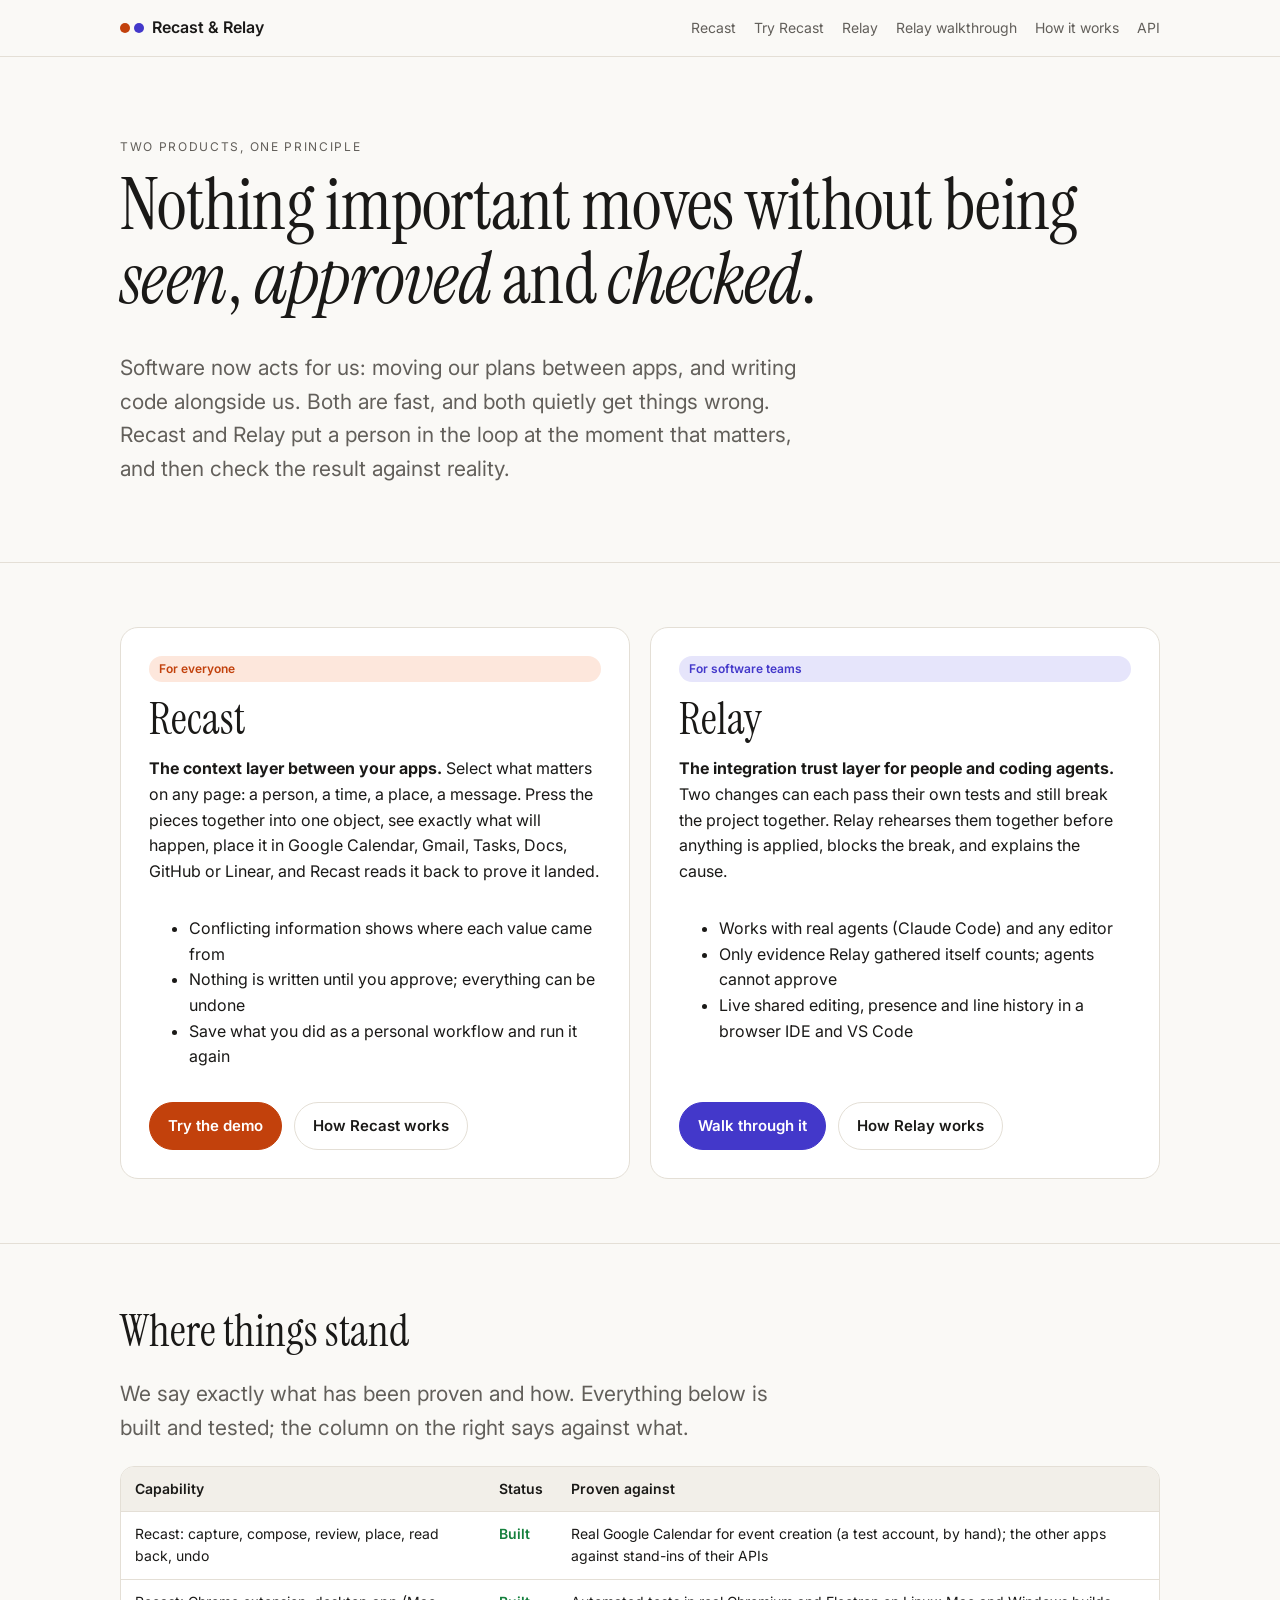
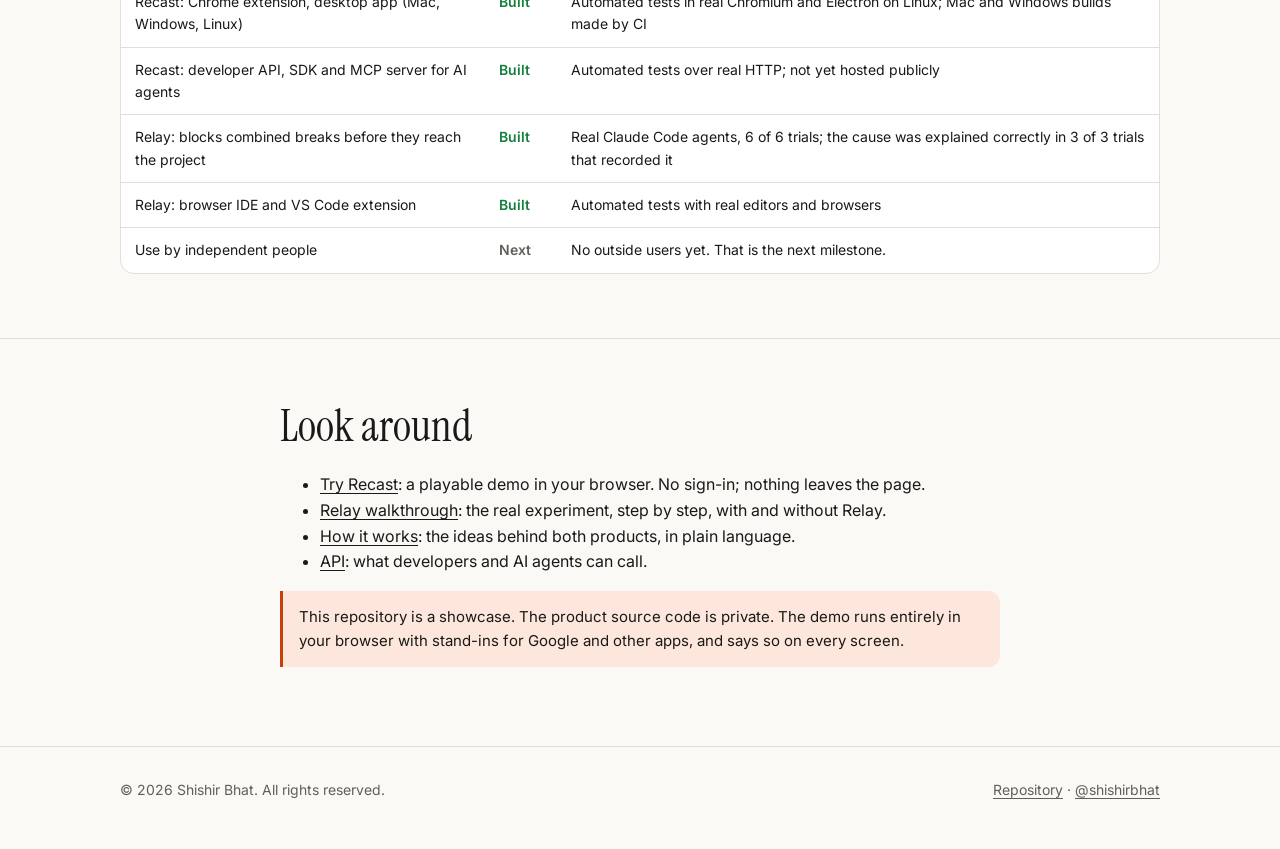
<file: index.html>
<!doctype html>
<html lang="en">
<head>
<meta charset="utf-8"><meta name="viewport" content="width=device-width, initial-scale=1">
<title>Recast and Relay</title>
<meta name="description" content="Two products on one idea: nothing important should move between apps or into a codebase without being seen, approved and checked. Recast for people's everyday context; Relay for teams of developers and coding agents.">
<link rel="icon" href="assets/favicon.svg">
<link rel="preconnect" href="https://fonts.googleapis.com"><link rel="preconnect" href="https://fonts.gstatic.com" crossorigin>
<link rel="stylesheet" href="https://fonts.googleapis.com/css2?family=Instrument+Serif&family=Inter:wght@400;500;600&family=JetBrains+Mono:wght@400&display=swap">
<link rel="stylesheet" href="assets/site.css">
</head>
<body>
<header class="bar"><div class="wrap">
  <a class="brand" href="./"><span class="dot" aria-hidden="true"></span>Recast &amp; Relay</a>
  <nav class="nav" aria-label="Main">
    <a href="recast/">Recast</a><a href="recast/demo/">Try Recast</a><a href="relay/">Relay</a><a href="relay/walkthrough.html">Relay walkthrough</a><a href="https://github.com/shishirbhat/recast-and-relay/blob/main/docs/how-it-works.md">How it works</a><a href="https://github.com/shishirbhat/recast-and-relay/blob/main/docs/api.md">API</a>
  </nav>
</div></header>

<main>
<section class="hero"><div class="wrap">
  <span class="eyebrow">Two products, one principle</span>
  <h1>Nothing important moves without being <em>seen</em>, <em>approved</em> and <em>checked</em>.</h1>
  <p class="lede">Software now acts for us: moving our plans between apps, and writing code alongside us. Both are fast, and both quietly get things wrong. Recast and Relay put a person in the loop at the moment that matters, and then check the result against reality.</p>
</div></section>

<section><div class="wrap">
  <div class="grid two">
    <article class="card product">
      <span class="tag clay">For everyone</span>
      <h2>Recast</h2>
      <p><b>The context layer between your apps.</b> Select what matters on any page: a person, a time, a place, a message. Press the pieces together into one object, see exactly what will happen, place it in Google Calendar, Gmail, Tasks, Docs, GitHub or Linear, and Recast reads it back to prove it landed.</p>
      <ul>
        <li>Conflicting information shows where each value came from</li>
        <li>Nothing is written until you approve; everything can be undone</li>
        <li>Save what you did as a personal workflow and run it again</li>
      </ul>
      <div class="actions"><a class="btn clay" href="recast/demo/">Try the demo</a><a class="btn" href="recast/">How Recast works</a></div>
    </article>
    <article class="card product">
      <span class="tag relay">For software teams</span>
      <h2>Relay</h2>
      <p><b>The integration trust layer for people and coding agents.</b> Two changes can each pass their own tests and still break the project together. Relay rehearses them together before anything is applied, blocks the break, and explains the cause.</p>
      <ul>
        <li>Works with real agents (Claude Code) and any editor</li>
        <li>Only evidence Relay gathered itself counts; agents cannot approve</li>
        <li>Live shared editing, presence and line history in a browser IDE and VS Code</li>
      </ul>
      <div class="actions"><a class="btn relay" href="relay/walkthrough.html">Walk through it</a><a class="btn" href="relay/">How Relay works</a></div>
    </article>
  </div>
</div></section>

<section><div class="wrap">
  <h2>Where things stand</h2>
  <p class="lede">We say exactly what has been proven and how. Everything below is built and tested; the column on the right says against what.</p>
  <div class="table"><table>
    <thead><tr><th>Capability</th><th>Status</th><th>Proven against</th></tr></thead>
    <tbody>
      <tr><td>Recast: capture, compose, review, place, read back, undo</td><td class="yes">Built</td><td>Real Google Calendar for event creation (a test account, by hand); the other apps against stand-ins of their APIs</td></tr>
      <tr><td>Recast: Chrome extension, desktop app (Mac, Windows, Linux)</td><td class="yes">Built</td><td>Automated tests in real Chromium and Electron on Linux; Mac and Windows builds made by CI</td></tr>
      <tr><td>Recast: developer API, SDK and MCP server for AI agents</td><td class="yes">Built</td><td>Automated tests over real HTTP; not yet hosted publicly</td></tr>
      <tr><td>Relay: blocks combined breaks before they reach the project</td><td class="yes">Built</td><td>Real Claude Code agents, 6 of 6 trials; the cause was explained correctly in 3 of 3 trials that recorded it</td></tr>
      <tr><td>Relay: browser IDE and VS Code extension</td><td class="yes">Built</td><td>Automated tests with real editors and browsers</td></tr>
      <tr><td>Use by independent people</td><td class="part">Next</td><td>No outside users yet. That is the next milestone.</td></tr>
    </tbody>
  </table></div>
</div></section>

<section><div class="wrap narrow">
  <h2>Look around</h2>
  <ul>
    <li><a href="recast/demo/">Try Recast</a>: a playable demo in your browser. No sign-in; nothing leaves the page.</li>
    <li><a href="relay/walkthrough.html">Relay walkthrough</a>: the real experiment, step by step, with and without Relay.</li>
    <li><a href="https://github.com/shishirbhat/recast-and-relay/blob/main/docs/how-it-works.md">How it works</a>: the ideas behind both products, in plain language.</li>
    <li><a href="https://github.com/shishirbhat/recast-and-relay/blob/main/docs/api.md">API</a>: what developers and AI agents can call.</li>
  </ul>
  <p class="note">This repository is a showcase. The product source code is private. The demo runs entirely in your browser with stand-ins for Google and other apps, and says so on every screen.</p>
</div></section>
</main>

<footer><div class="wrap"><span>© 2026 Shishir Bhat. All rights reserved.</span><span><a href="https://github.com/shishirbhat/recast-and-relay">Repository</a> · <a href="https://github.com/shishirbhat">@shishirbhat</a></span></div></footer>
</body>
</html>
</file>
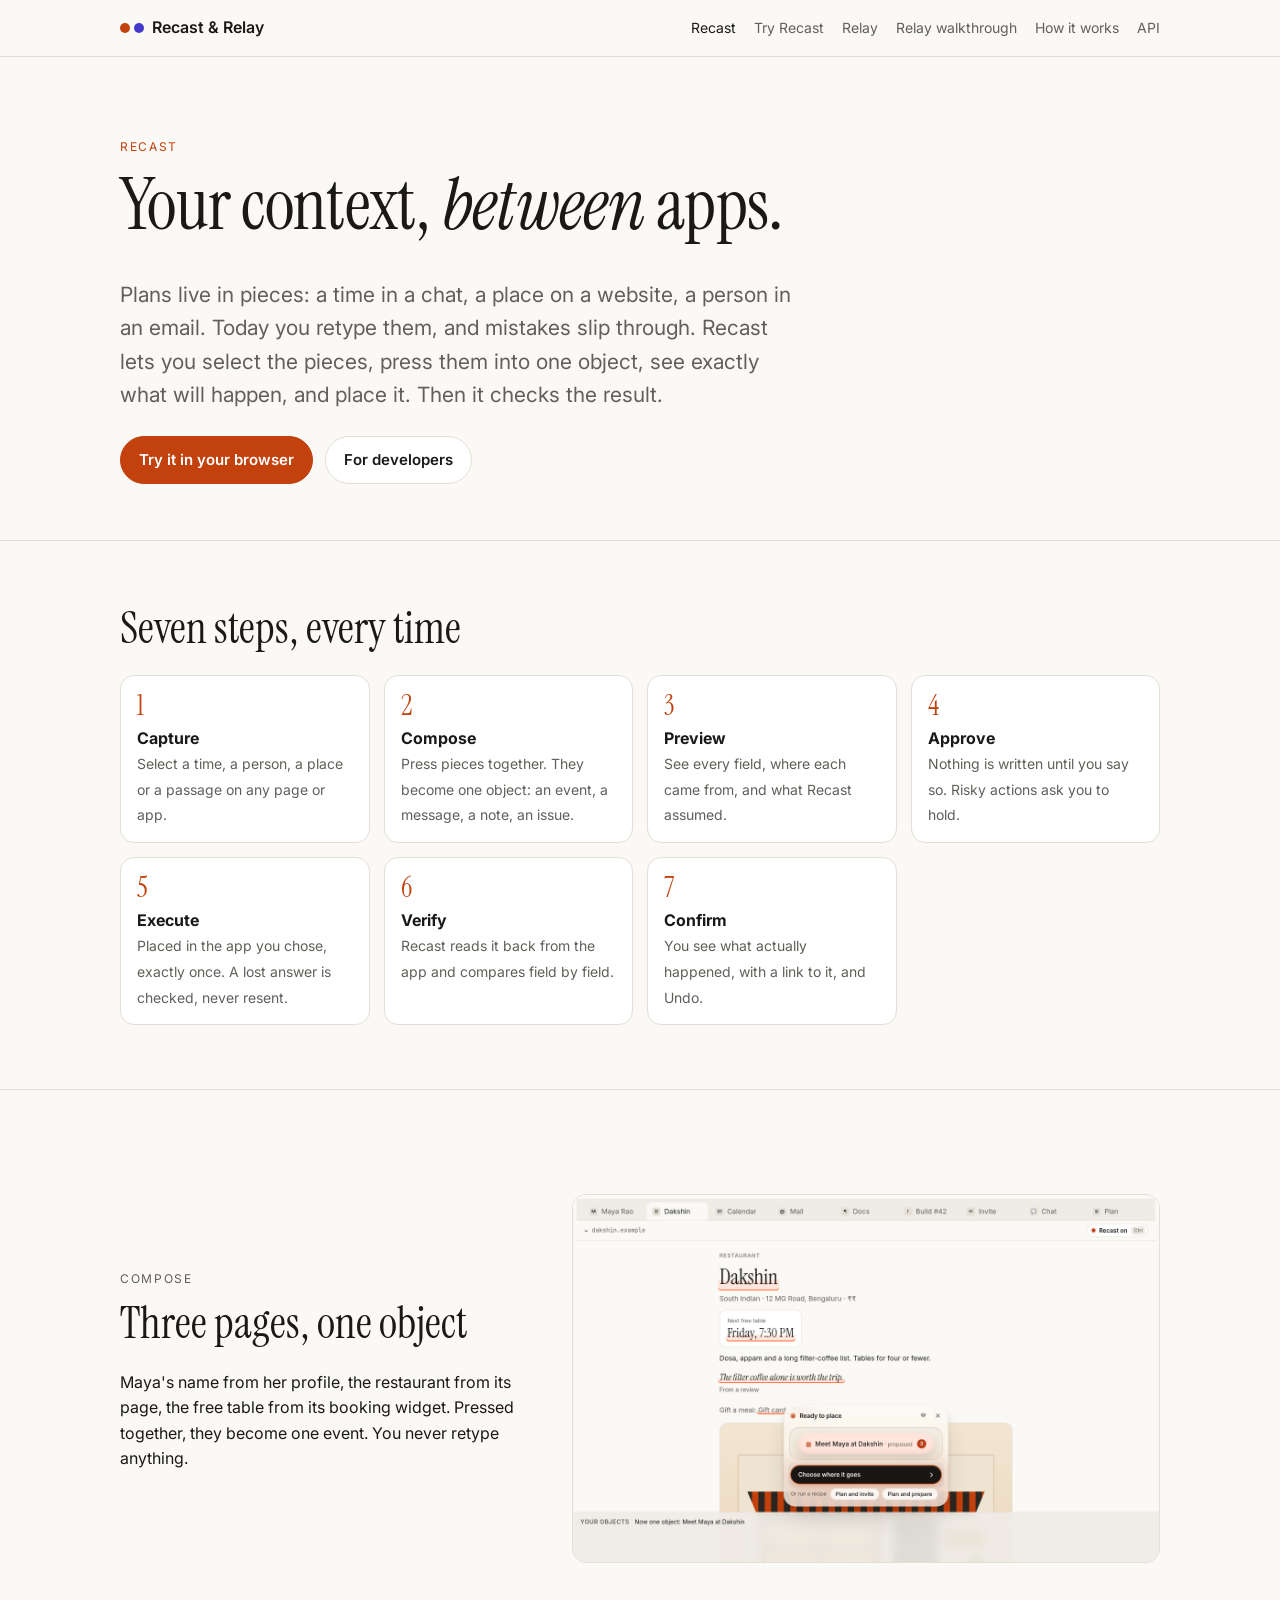
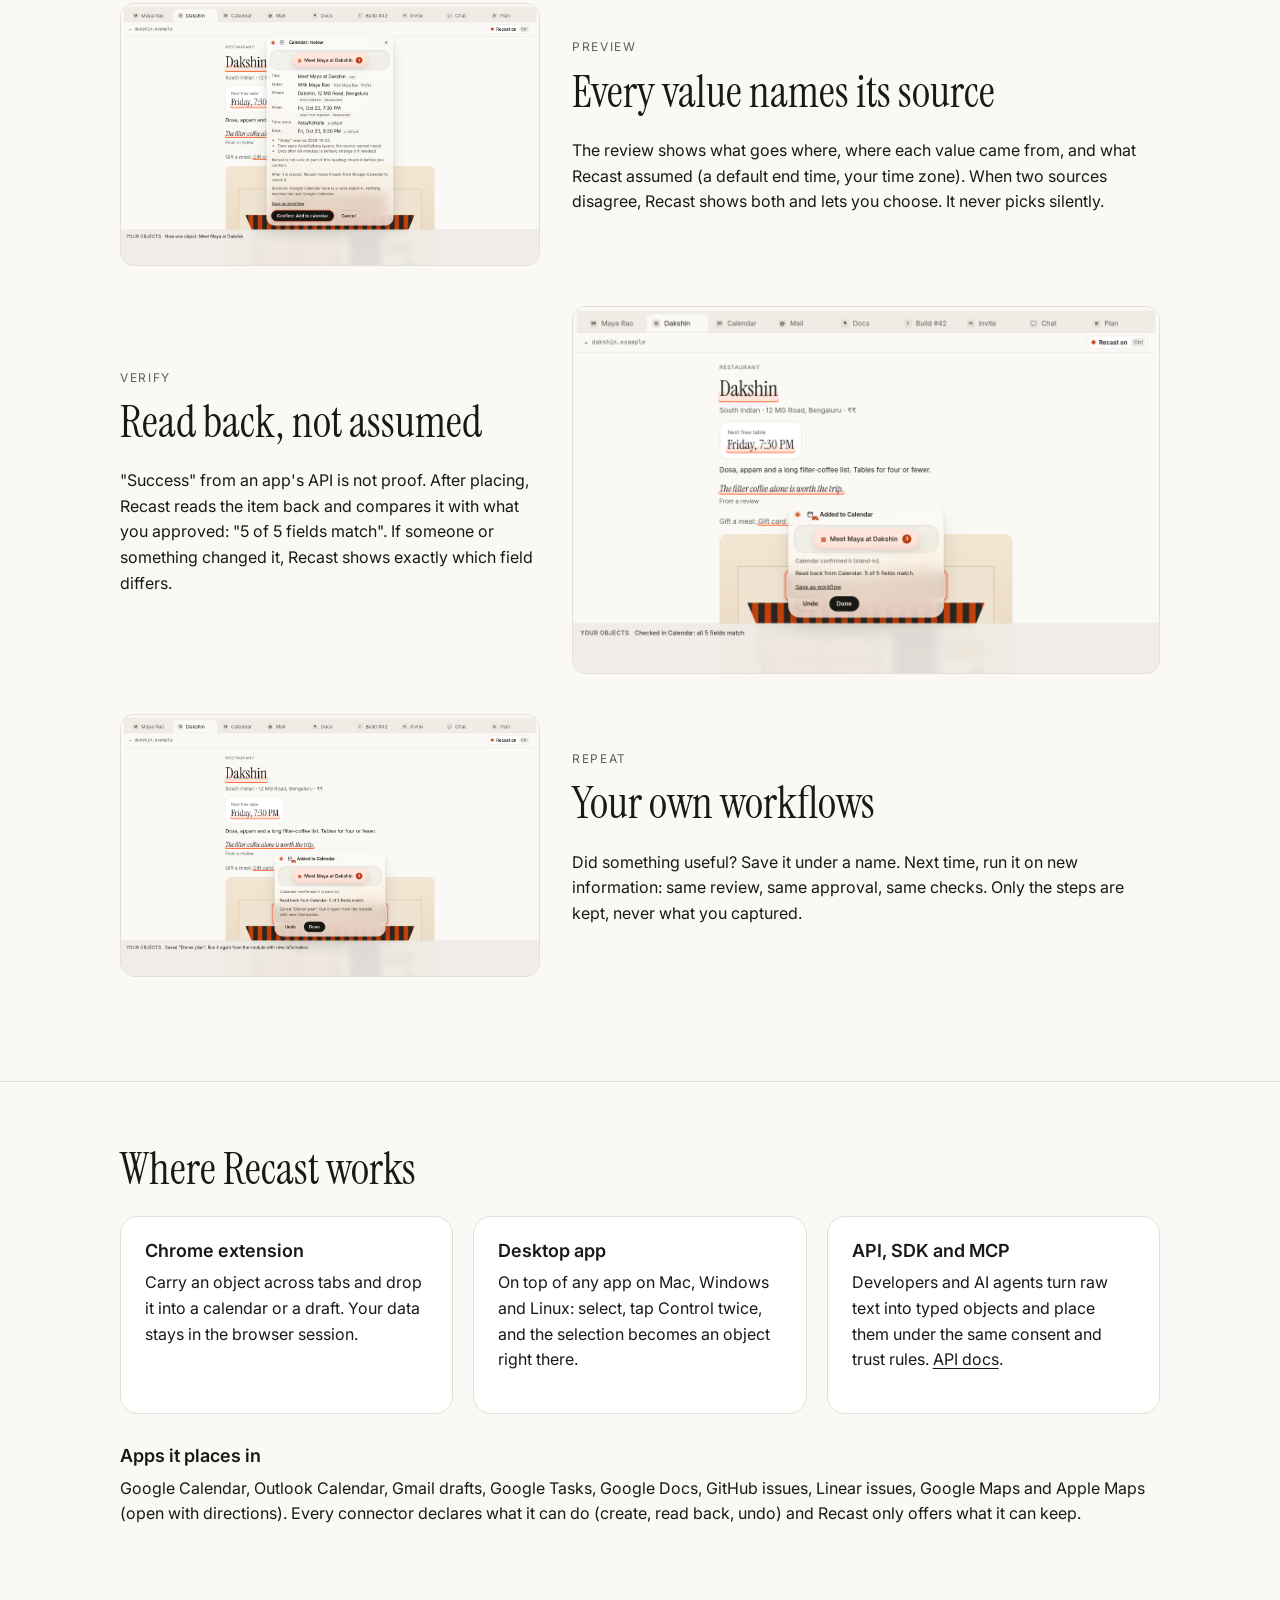
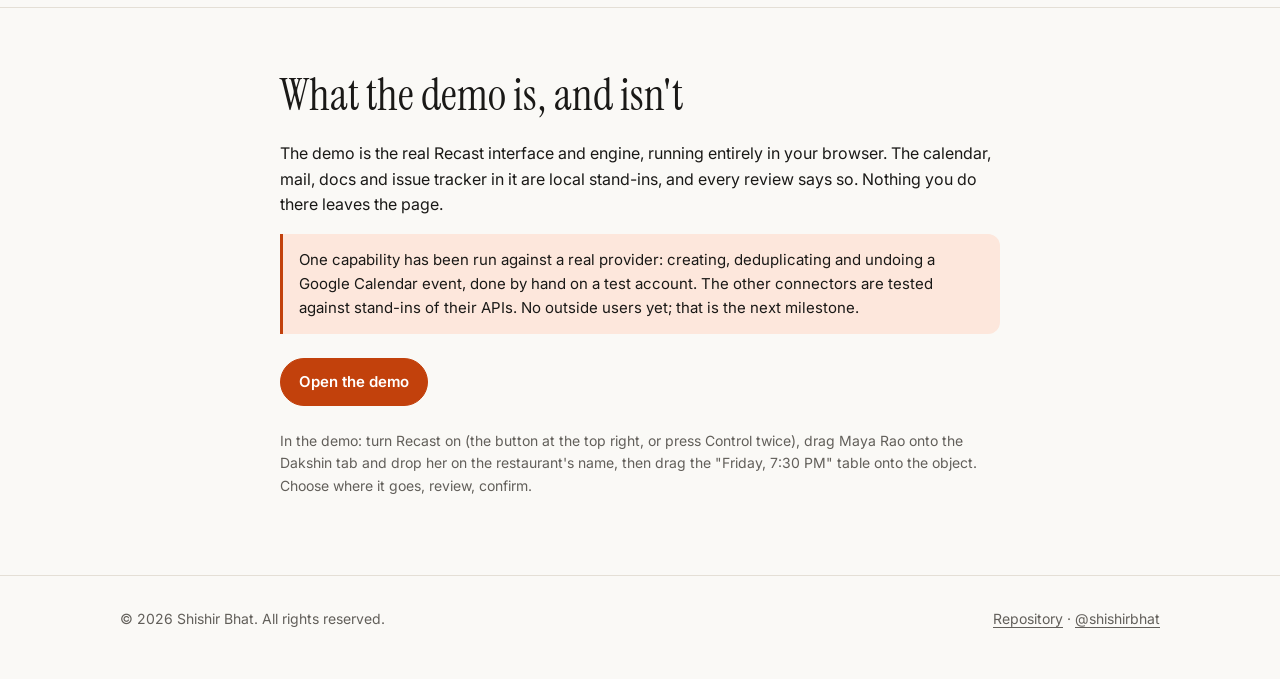
<file: recast/index.html>
<!doctype html>
<html lang="en">
<head>
<meta charset="utf-8"><meta name="viewport" content="width=device-width, initial-scale=1">
<title>Recast</title>
<meta name="description" content="Recast is the context layer between your apps: select what matters, press it into one object, review it, place it, and see it read back.">
<link rel="icon" href="../assets/favicon.svg">
<link rel="preconnect" href="https://fonts.googleapis.com"><link rel="preconnect" href="https://fonts.gstatic.com" crossorigin>
<link rel="stylesheet" href="https://fonts.googleapis.com/css2?family=Instrument+Serif&family=Inter:wght@400;500;600&family=JetBrains+Mono:wght@400&display=swap">
<link rel="stylesheet" href="../assets/site.css">
</head>
<body>
<header class="bar"><div class="wrap">
  <a class="brand" href="../"><span class="dot" aria-hidden="true"></span>Recast &amp; Relay</a>
  <nav class="nav" aria-label="Main">
    <a href="./" aria-current="page">Recast</a><a href="demo/">Try Recast</a><a href="../relay/">Relay</a><a href="../relay/walkthrough.html">Relay walkthrough</a><a href="https://github.com/shishirbhat/recast-and-relay/blob/main/docs/how-it-works.md">How it works</a><a href="https://github.com/shishirbhat/recast-and-relay/blob/main/docs/api.md">API</a>
  </nav>
</div></header>

<main>
<section class="hero"><div class="wrap">
  <span class="eyebrow clay">Recast</span>
  <h1>Your context, <em>between</em> apps.</h1>
  <p class="lede">Plans live in pieces: a time in a chat, a place on a website, a person in an email. Today you retype them, and mistakes slip through. Recast lets you select the pieces, press them into one object, see exactly what will happen, and place it. Then it checks the result.</p>
  <div class="actions"><a class="btn clay" href="demo/">Try it in your browser</a><a class="btn" href="https://github.com/shishirbhat/recast-and-relay/blob/main/docs/api.md">For developers</a></div>
</div></section>

<section><div class="wrap">
  <h2>Seven steps, every time</h2>
  <ol class="steps">
    <li><b>Capture</b><span>Select a time, a person, a place or a passage on any page or app.</span></li>
    <li><b>Compose</b><span>Press pieces together. They become one object: an event, a message, a note, an issue.</span></li>
    <li><b>Preview</b><span>See every field, where each came from, and what Recast assumed.</span></li>
    <li><b>Approve</b><span>Nothing is written until you say so. Risky actions ask you to hold.</span></li>
    <li><b>Execute</b><span>Placed in the app you chose, exactly once. A lost answer is checked, never resent.</span></li>
    <li><b>Verify</b><span>Recast reads it back from the app and compares field by field.</span></li>
    <li><b>Confirm</b><span>You see what actually happened, with a link to it, and Undo.</span></li>
  </ol>
</div></section>

<section><div class="wrap">
  <div class="feature">
    <div><span class="eyebrow">Compose</span><h2>Three pages, one object</h2><p>Maya's name from her profile, the restaurant from its page, the free table from its booking widget. Pressed together, they become one event. You never retype anything.</p></div>
    <figure><img class="shot" src="../assets/img/recast-02-composed.png" alt="The Recast module holding one object, 'Meet Maya at Dakshin', made from three pieces, with the button 'Choose where it goes' and two recipes." loading="lazy" width="1280" height="800"></figure>
  </div>
  <div class="feature flip">
    <div><span class="eyebrow">Preview</span><h2>Every value names its source</h2><p>The review shows what goes where, where each value came from, and what Recast assumed (a default end time, your time zone). When two sources disagree, Recast shows both and lets you choose. It never picks silently.</p></div>
    <figure><img class="shot" src="../assets/img/recast-04-review.png" alt="A calendar review listing title, notes, place and time, each labelled with its source, the assumptions Recast made, and a Confirm button." loading="lazy" width="1280" height="800"></figure>
  </div>
  <div class="feature">
    <div><span class="eyebrow">Verify</span><h2>Read back, not assumed</h2><p>"Success" from an app's API is not proof. After placing, Recast reads the item back and compares it with what you approved: "5 of 5 fields match". If someone or something changed it, Recast shows exactly which field differs.</p></div>
    <figure><img class="shot" src="../assets/img/recast-05-readback.png" alt="The receipt 'Added to Calendar' with the line 'Read back from Calendar: 5 of 5 fields match', Undo and Done." loading="lazy" width="1280" height="800"></figure>
  </div>
  <div class="feature flip">
    <div><span class="eyebrow">Repeat</span><h2>Your own workflows</h2><p>Did something useful? Save it under a name. Next time, run it on new information: same review, same approval, same checks. Only the steps are kept, never what you captured.</p></div>
    <figure><img class="shot" src="../assets/img/recast-06-saved.png" alt="The receipt after saving it as a workflow named 'Dinner plan'." loading="lazy" width="1280" height="800"></figure>
  </div>
</div></section>

<section><div class="wrap">
  <h2>Where Recast works</h2>
  <div class="grid">
    <div class="card"><h3>Chrome extension</h3><p>Carry an object across tabs and drop it into a calendar or a draft. Your data stays in the browser session.</p></div>
    <div class="card"><h3>Desktop app</h3><p>On top of any app on Mac, Windows and Linux: select, tap Control twice, and the selection becomes an object right there.</p></div>
    <div class="card"><h3>API, SDK and MCP</h3><p>Developers and AI agents turn raw text into typed objects and place them under the same consent and trust rules. <a href="https://github.com/shishirbhat/recast-and-relay/blob/main/docs/api.md">API docs</a>.</p></div>
  </div>
  <h3 style="margin-top:32px">Apps it places in</h3>
  <p>Google Calendar, Outlook Calendar, Gmail drafts, Google Tasks, Google Docs, GitHub issues, Linear issues, Google Maps and Apple Maps (open with directions). Every connector declares what it can do (create, read back, undo) and Recast only offers what it can keep.</p>
</div></section>

<section><div class="wrap narrow">
  <h2>What the demo is, and isn't</h2>
  <p>The demo is the real Recast interface and engine, running entirely in your browser. The calendar, mail, docs and issue tracker in it are local stand-ins, and every review says so. Nothing you do there leaves the page.</p>
  <p class="note">One capability has been run against a real provider: creating, deduplicating and undoing a Google Calendar event, done by hand on a test account. The other connectors are tested against stand-ins of their APIs. No outside users yet; that is the next milestone.</p>
  <div class="actions"><a class="btn clay" href="demo/">Open the demo</a></div>
  <p style="margin-top:24px;color:var(--muted);font-size:14px">In the demo: turn Recast on (the button at the top right, or press Control twice), drag Maya Rao onto the Dakshin tab and drop her on the restaurant's name, then drag the "Friday, 7:30 PM" table onto the object. Choose where it goes, review, confirm.</p>
</div></section>
</main>

<footer><div class="wrap"><span>© 2026 Shishir Bhat. All rights reserved.</span><span><a href="https://github.com/shishirbhat/recast-and-relay">Repository</a> · <a href="https://github.com/shishirbhat">@shishirbhat</a></span></div></footer>
</body>
</html>
</file>
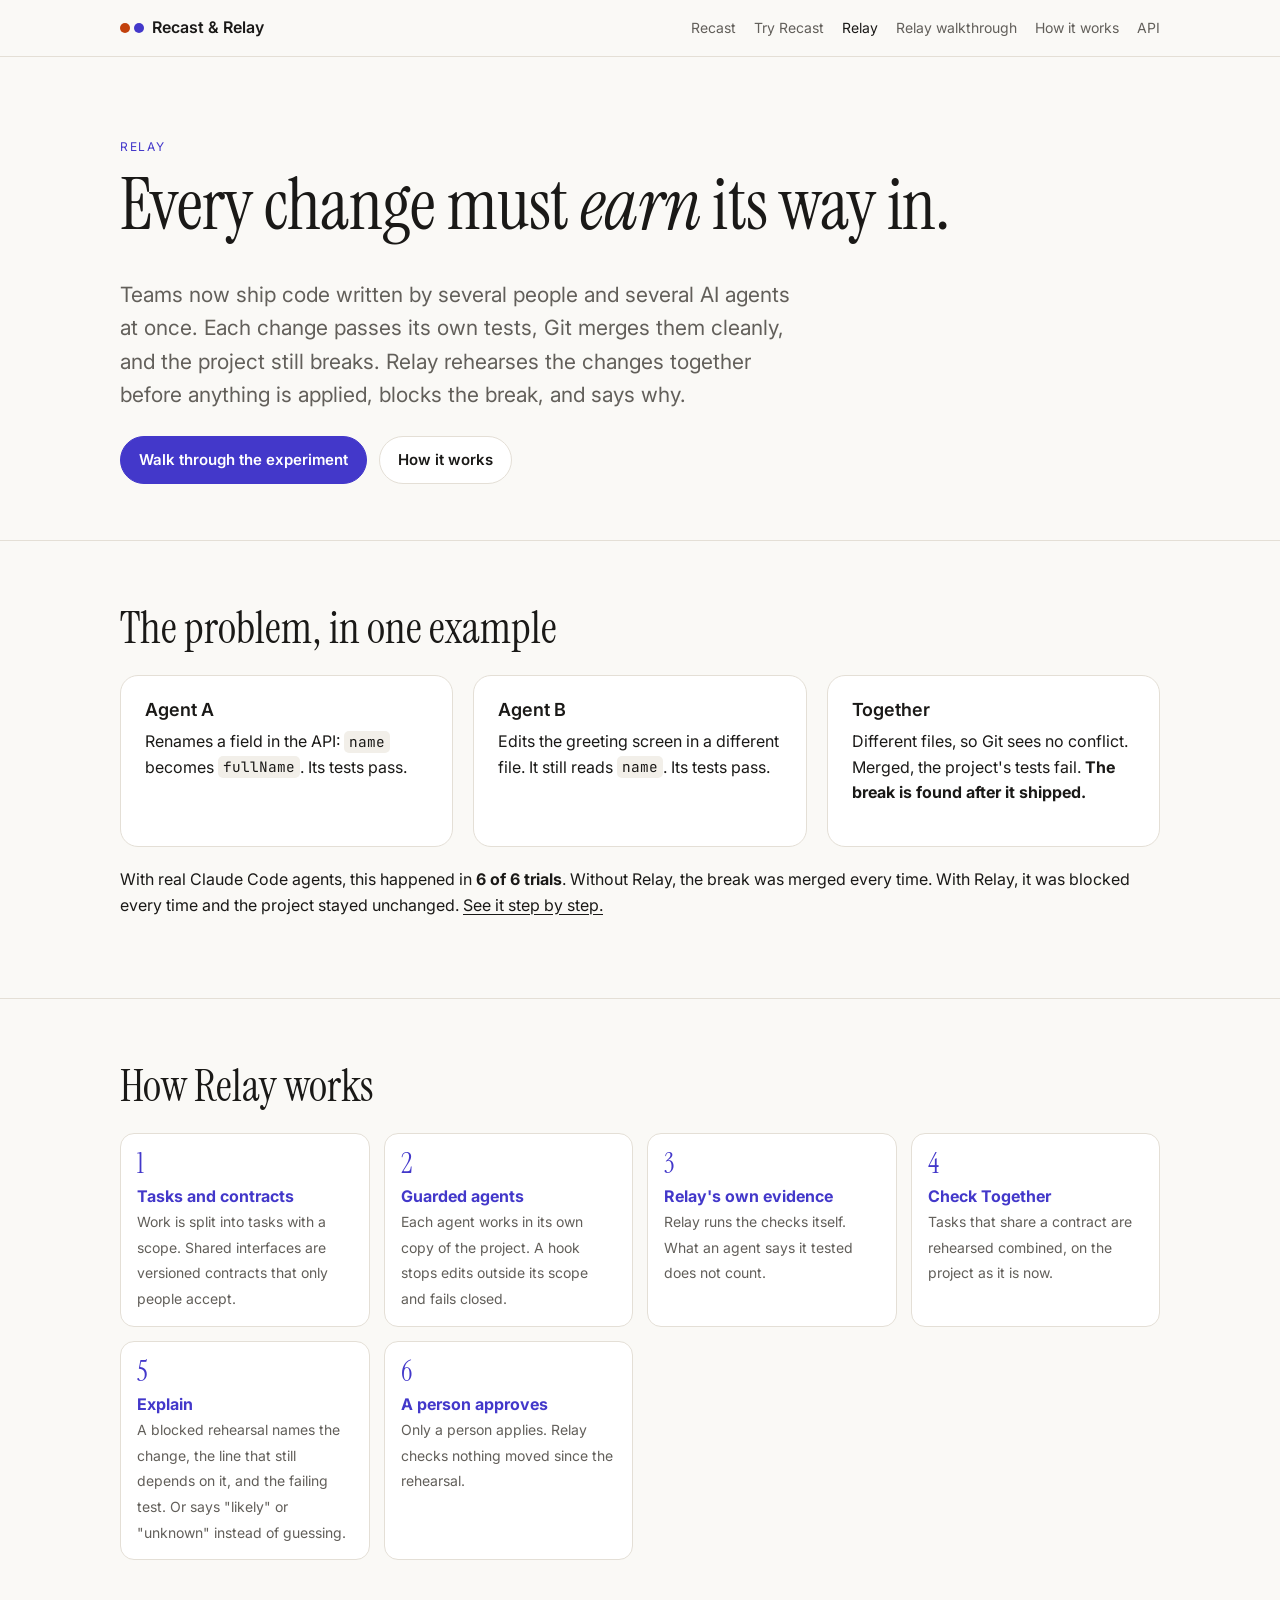
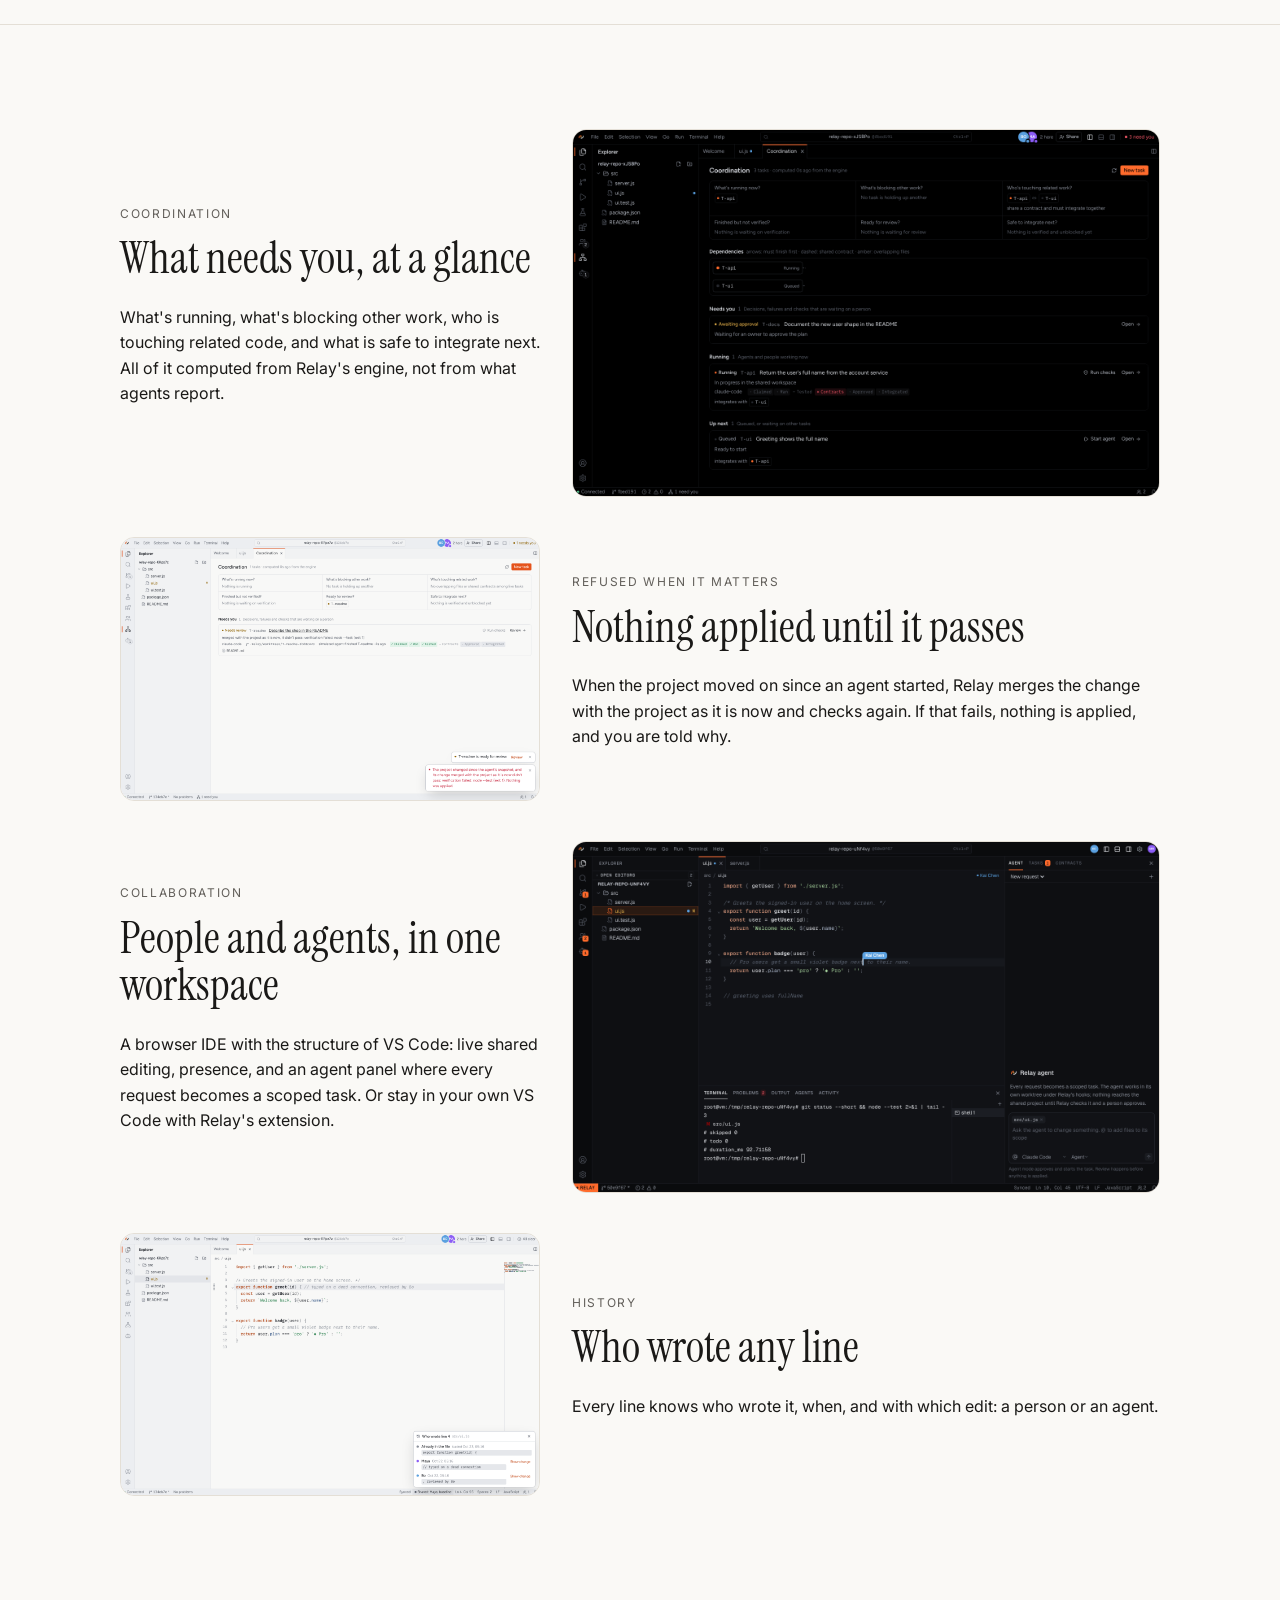
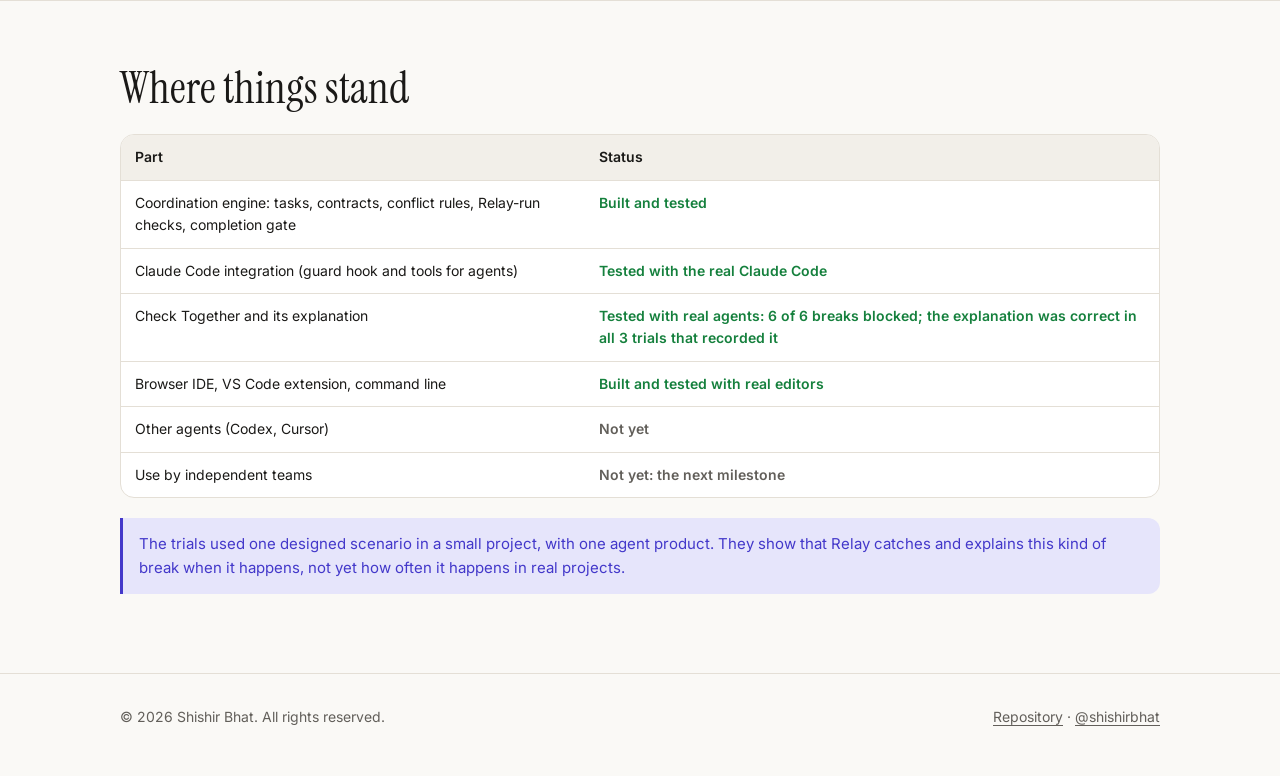
<file: relay/index.html>
<!doctype html>
<html lang="en">
<head>
<meta charset="utf-8"><meta name="viewport" content="width=device-width, initial-scale=1">
<title>Relay</title>
<meta name="description" content="Relay is the integration trust layer for human and AI developers: it rehearses changes together before anything is applied, blocks combined breaks, and explains the cause.">
<link rel="icon" href="../assets/favicon.svg">
<link rel="preconnect" href="https://fonts.googleapis.com"><link rel="preconnect" href="https://fonts.gstatic.com" crossorigin>
<link rel="stylesheet" href="https://fonts.googleapis.com/css2?family=Instrument+Serif&family=Inter:wght@400;500;600&family=JetBrains+Mono:wght@400&display=swap">
<link rel="stylesheet" href="../assets/site.css">
</head>
<body>
<header class="bar"><div class="wrap">
  <a class="brand" href="../"><span class="dot" aria-hidden="true"></span>Recast &amp; Relay</a>
  <nav class="nav" aria-label="Main">
    <a href="../recast/">Recast</a><a href="../recast/demo/">Try Recast</a><a href="./" aria-current="page">Relay</a><a href="walkthrough.html">Relay walkthrough</a><a href="https://github.com/shishirbhat/recast-and-relay/blob/main/docs/how-it-works.md">How it works</a><a href="https://github.com/shishirbhat/recast-and-relay/blob/main/docs/api.md">API</a>
  </nav>
</div></header>

<main>
<section class="hero"><div class="wrap">
  <span class="eyebrow relay">Relay</span>
  <h1>Every change must <em>earn</em> its way in.</h1>
  <p class="lede">Teams now ship code written by several people and several AI agents at once. Each change passes its own tests, Git merges them cleanly, and the project still breaks. Relay rehearses the changes together before anything is applied, blocks the break, and says why.</p>
  <div class="actions"><a class="btn relay" href="walkthrough.html">Walk through the experiment</a><a class="btn" href="https://github.com/shishirbhat/recast-and-relay/blob/main/docs/how-it-works.md#relay">How it works</a></div>
</div></section>

<section><div class="wrap">
  <h2>The problem, in one example</h2>
  <div class="grid">
    <div class="card"><h3>Agent A</h3><p>Renames a field in the API: <code>name</code> becomes <code>fullName</code>. Its tests pass.</p></div>
    <div class="card"><h3>Agent B</h3><p>Edits the greeting screen in a different file. It still reads <code>name</code>. Its tests pass.</p></div>
    <div class="card"><h3>Together</h3><p>Different files, so Git sees no conflict. Merged, the project's tests fail. <b>The break is found after it shipped.</b></p></div>
  </div>
  <p style="margin-top:20px">With real Claude Code agents, this happened in <b>6 of 6 trials</b>. Without Relay, the break was merged every time. With Relay, it was blocked every time and the project stayed unchanged. <a href="walkthrough.html">See it step by step.</a></p>
</div></section>

<section><div class="wrap">
  <h2>How Relay works</h2>
  <ol class="steps relay">
    <li><b>Tasks and contracts</b><span>Work is split into tasks with a scope. Shared interfaces are versioned contracts that only people accept.</span></li>
    <li><b>Guarded agents</b><span>Each agent works in its own copy of the project. A hook stops edits outside its scope and fails closed.</span></li>
    <li><b>Relay's own evidence</b><span>Relay runs the checks itself. What an agent says it tested does not count.</span></li>
    <li><b>Check Together</b><span>Tasks that share a contract are rehearsed combined, on the project as it is now.</span></li>
    <li><b>Explain</b><span>A blocked rehearsal names the change, the line that still depends on it, and the failing test. Or says "likely" or "unknown" instead of guessing.</span></li>
    <li><b>A person approves</b><span>Only a person applies. Relay checks nothing moved since the rehearsal.</span></li>
  </ol>
</div></section>

<section><div class="wrap">
  <div class="feature">
    <div><span class="eyebrow">Coordination</span><h2>What needs you, at a glance</h2><p>What's running, what's blocking other work, who is touching related code, and what is safe to integrate next. All of it computed from Relay's engine, not from what agents report.</p></div>
    <figure><img class="shot" src="../assets/img/relay-coordination.png" alt="Relay's Coordination view: two tasks that share a contract and must integrate together, one awaiting approval, one running, one queued." loading="lazy"></figure>
  </div>
  <div class="feature flip">
    <div><span class="eyebrow">Refused when it matters</span><h2>Nothing applied until it passes</h2><p>When the project moved on since an agent started, Relay merges the change with the project as it is now and checks again. If that fails, nothing is applied, and you are told why.</p></div>
    <figure><img class="shot" src="../assets/img/relay-apply-refused.png" alt="A Relay notice: the project changed since the agent's snapshot, the merged check failed, and nothing was applied." loading="lazy"></figure>
  </div>
  <div class="feature">
    <div><span class="eyebrow">Collaboration</span><h2>People and agents, in one workspace</h2><p>A browser IDE with the structure of VS Code: live shared editing, presence, and an agent panel where every request becomes a scoped task. Or stay in your own VS Code with Relay's extension.</p></div>
    <figure><img class="shot" src="../assets/img/relay-workbench.png" alt="Relay's IDE: file explorer, an editor with another person's live caret, a terminal, and the Relay agent panel." loading="lazy"></figure>
  </div>
  <div class="feature flip">
    <div><span class="eyebrow">History</span><h2>Who wrote any line</h2><p>Every line knows who wrote it, when, and with which edit: a person or an agent.</p></div>
    <figure><img class="shot" src="../assets/img/relay-line-history.png" alt="Line history for line 4: already in the file, then edited by Maya, then by Bo, each with a 'Show change' link." loading="lazy"></figure>
  </div>
</div></section>

<section><div class="wrap">
  <h2>Where things stand</h2>
  <div class="table"><table>
    <thead><tr><th>Part</th><th>Status</th></tr></thead>
    <tbody>
      <tr><td>Coordination engine: tasks, contracts, conflict rules, Relay-run checks, completion gate</td><td class="yes">Built and tested</td></tr>
      <tr><td>Claude Code integration (guard hook and tools for agents)</td><td class="yes">Tested with the real Claude Code</td></tr>
      <tr><td>Check Together and its explanation</td><td class="yes">Tested with real agents: 6 of 6 breaks blocked; the explanation was correct in all 3 trials that recorded it</td></tr>
      <tr><td>Browser IDE, VS Code extension, command line</td><td class="yes">Built and tested with real editors</td></tr>
      <tr><td>Other agents (Codex, Cursor)</td><td class="part">Not yet</td></tr>
      <tr><td>Use by independent teams</td><td class="part">Not yet: the next milestone</td></tr>
    </tbody>
  </table></div>
  <p class="note relay" style="margin-top:20px">The trials used one designed scenario in a small project, with one agent product. They show that Relay catches and explains this kind of break when it happens, not yet how often it happens in real projects.</p>
</div></section>
</main>

<footer><div class="wrap"><span>© 2026 Shishir Bhat. All rights reserved.</span><span><a href="https://github.com/shishirbhat/recast-and-relay">Repository</a> · <a href="https://github.com/shishirbhat">@shishirbhat</a></span></div></footer>
</body>
</html>
</file>
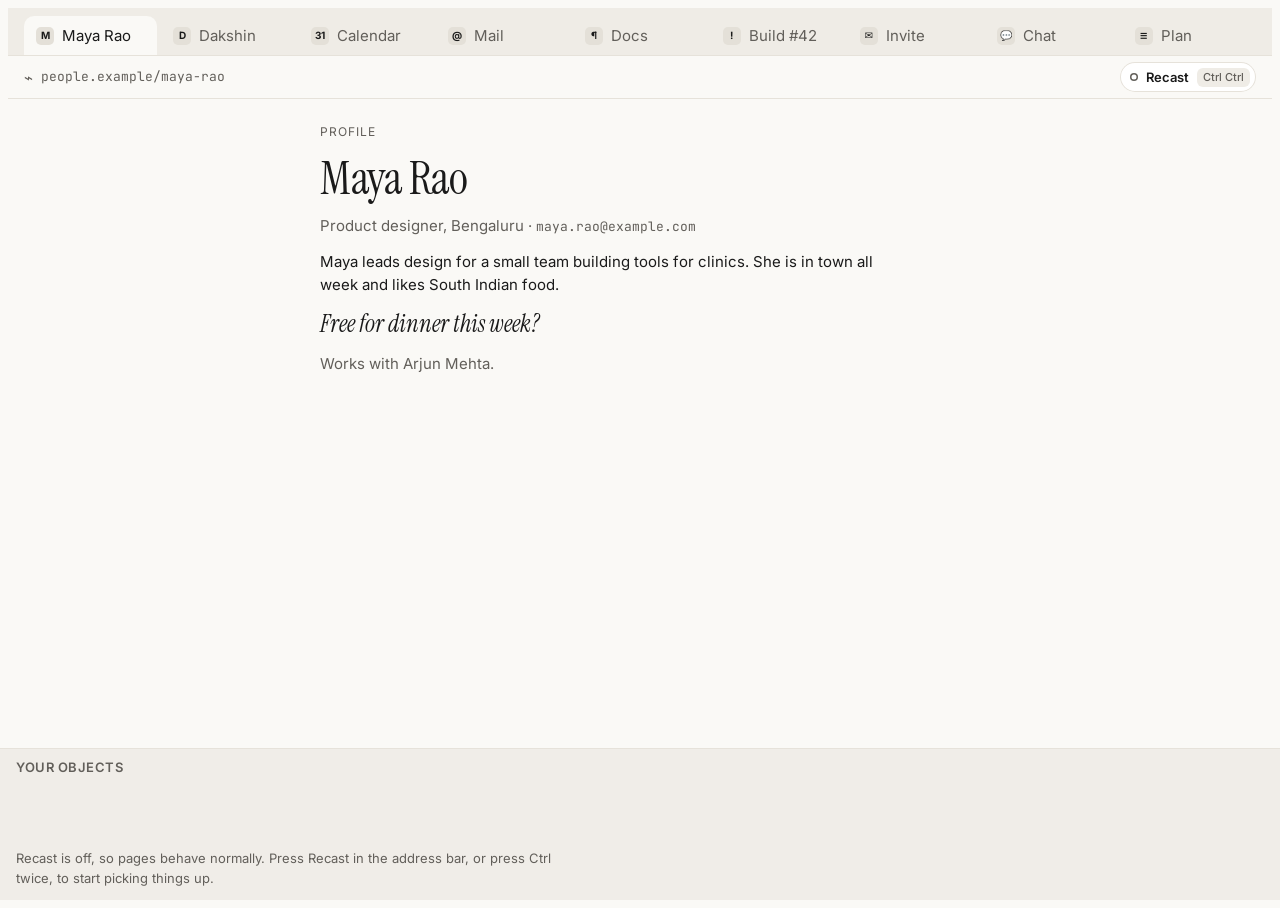
<file: recast/demo/index.html>
<!doctype html>
<html lang="en"><head><meta charset="utf-8"><meta name="viewport" content="width=device-width, initial-scale=1, viewport-fit=cover">
<title>Recast: try it</title><meta name="description" content="Playable Recast demo: press pieces of different pages together into one object, review it, place it, and see it read back.">
<meta name="robots" content="index,follow"><link rel="icon" href="../../assets/favicon.svg">
<link rel="preconnect" href="https://fonts.googleapis.com"><link rel="preconnect" href="https://fonts.gstatic.com" crossorigin><link rel="stylesheet" href="https://fonts.googleapis.com/css2?family=Instrument+Serif:ital@0;1&family=Inter:wght@400;500;600&family=JetBrains+Mono:wght@400;500&display=swap">
<style>
:root {
  --bg: #faf9f6; --surface: #ffffff; --ink: #1a1a1a; --muted: #625f5a; --line: #e6e2da;
  --accent: #b83d12; --accent-fill: #ff6b35; --accent-soft: #ffe5dc; --focus: #1a1a1a;
  --chrome: #efece6; --tab: #e4e0d8; --ok: #15803d;
  --font-display: "Instrument Serif", ui-serif, Georgia, serif;
  --font-ui: "Inter", "Geist", ui-sans-serif, system-ui, -apple-system, "Segoe UI", sans-serif;
  --font-mono: "JetBrains Mono", ui-monospace, "SF Mono", Menlo, monospace;
  --clay-fill: #fffaf6; --clay-fill-composed: #ffe5dc; --clay-fill-carried: #ffffff; --clay-ink: #1a1a1a; --clay-muted: #625f5a; --clay-accent: #b83d12; --clay-focus: #1a1a1a;
}
@media (prefers-color-scheme: dark) { :root:not([data-theme="light"]) {
  --bg: #141311; --surface: #1d1b19; --ink: #f3f1ec; --muted: #b0aba3; --line: #34302b;
  --accent: #ff8a5c; --accent-fill: #ff6b35; --accent-soft: #3d1f14; --focus: #f3f1ec; --chrome: #1a1816; --tab: #26231f; --ok: #4ade80;
  --clay-fill: #2a2522; --clay-fill-composed: #45261a; --clay-fill-carried: #332e2a; --clay-ink: #f3f1ec; --clay-muted: #b0aba3; --clay-accent: #ff8a5c; --clay-focus: #f3f1ec;
  color-scheme: dark; } }
:root[data-theme="dark"] {
  --bg: #141311; --surface: #1d1b19; --ink: #f3f1ec; --muted: #b0aba3; --line: #34302b;
  --accent: #ff8a5c; --accent-fill: #ff6b35; --accent-soft: #3d1f14; --focus: #f3f1ec; --chrome: #1a1816; --tab: #26231f; --ok: #4ade80;
  --clay-fill: #2a2522; --clay-fill-composed: #45261a; --clay-fill-carried: #332e2a; --clay-ink: #f3f1ec; --clay-muted: #b0aba3; --clay-accent: #ff8a5c; --clay-focus: #f3f1ec;
  color-scheme: dark; }

[hidden] { display: none !important; }
html, body { height: 100%; }
body { background: var(--bg); color: var(--ink); font: 15px/1.55 var(--font-ui); -webkit-tap-highlight-color: transparent; }
.app { min-height: 100%; display: flex; flex-direction: column; }
button { font: inherit; color: inherit; }
:focus-visible { outline: 3px solid var(--focus); outline-offset: 2px; }


.chrome { position: sticky; top: env(safe-area-inset-top, 0px); z-index: 5; background: var(--chrome); border-bottom: 1px solid var(--line);
  padding-left: max(16px, env(safe-area-inset-left, 0px)); padding-right: max(16px, env(safe-area-inset-right, 0px)); padding-block: 8px 0; }
body::before { content: ""; position: fixed; inset: 0 0 auto; height: env(safe-area-inset-top, 0px); z-index: 10; background: var(--chrome); }
.tabs { display: flex; gap: 4px; overflow-x: auto; scrollbar-width: none; }
.tabs::-webkit-scrollbar { display: none; }
[role=tab] { display: inline-flex; align-items: center; gap: 8px; min-width: 0; flex: 0 1 190px; padding: 8px 12px; border: 0; border-radius: 10px 10px 0 0; background: transparent; color: var(--muted); cursor: pointer; white-space: nowrap; }
[role=tab][aria-selected=true] { background: var(--bg); color: var(--ink); }
[role=tab].springing { box-shadow: inset 0 -3px 0 var(--accent); color: var(--ink); }
.tname { overflow: hidden; text-overflow: ellipsis; }
.fav { flex: none; width: 18px; height: 18px; border-radius: 5px; display: grid; place-items: center; font-size: 10px; font-weight: 700; background: var(--tab); color: var(--ink); }
.bar { display: flex; align-items: center; gap: 8px; margin-inline: -16px; padding: 6px 16px; background: var(--bg); border-top: 1px solid var(--line); }
.address { font: 13px/1.3 var(--font-mono); color: var(--muted); overflow: hidden; text-overflow: ellipsis; white-space: nowrap; }
.lock { color: var(--muted); }

.trigger { margin-left: auto; flex: none; display: inline-flex; align-items: center; gap: 8px; border: 0; border-radius: 999px; padding: 5px 6px 5px 10px; background: var(--surface); color: var(--ink); box-shadow: inset 0 0 0 1px var(--line); font-weight: 600; font-size: 13px; cursor: pointer; }
.trigger kbd { font: 500 11px/1 var(--font-ui); padding: 4px 6px; border-radius: 6px; background: var(--chrome); color: var(--muted); }
.trigger-dot { width: 8px; height: 8px; border-radius: 50%; box-shadow: inset 0 0 0 1.5px var(--muted); }
.trigger[aria-pressed=true] .trigger-dot { background: var(--accent); box-shadow: 0 0 0 3px var(--accent-soft); }
@media (max-width: 640px) { .trigger kbd { display: none; } }


.viewport { flex: 1; padding-left: max(16px, env(safe-area-inset-left, 0px)); padding-right: max(16px, env(safe-area-inset-right, 0px)); padding-block: 24px calc(var(--desk-h, 180px) + 32px); }
.page { max-width: 640px; margin-inline: auto; display: flex; flex-direction: column; gap: 12px; }
.eyebrow { margin: 0; font-size: 12px; letter-spacing: .08em; text-transform: uppercase; color: var(--muted); }
h1 { margin: 0; font: 400 46px/1.05 var(--font-display); letter-spacing: -.01em; text-wrap: balance; }
h1.plain { font-size: 34px; }
h2 { font: 600 13px/1.3 var(--font-ui); letter-spacing: .04em; text-transform: uppercase; color: var(--muted); margin: 0; }
p { margin: 0; max-width: 65ch; }
.sub, .muted, .note { color: var(--muted); }
.note { font-size: 13px; border-left: 3px solid var(--line); padding-left: 10px; }
.mono { font-family: var(--font-mono); font-size: 13px; }
blockquote { margin: 0; font: italic 24px/1.35 var(--font-display); }
.avail { display: flex; flex-direction: column; gap: 2px; padding: 14px 16px; border: 1px solid var(--line); border-radius: 16px; background: var(--surface); width: fit-content; }
.avail .label { font-size: 12px; color: var(--muted); }
.avail .big { font: 400 28px/1.15 var(--font-display); }


.grab { cursor: grab; border-radius: 6px; padding: 0 3px; margin: 0 -3px; background: linear-gradient(transparent 62%, var(--accent-soft) 62%); box-shadow: inset 0 -2px 0 var(--accent-fill); touch-action: pan-y; -webkit-user-select: none; user-select: none; -webkit-touch-callout: none; transition: background-color .15s; }
.grab:hover { background: var(--accent-soft); }
.grab.lifted { animation: lifted .5s ease-out; }
@keyframes lifted { 0% { background: var(--accent-fill); color: #1a1a1a; } 100% {} }
.grab.accepts { background: var(--accent-soft); box-shadow: 0 0 0 2px var(--accent); }
.grab.refuses { box-shadow: none; outline: 2px dashed var(--muted); outline-offset: 2px; }

body:not(.recast-on) .grab { background: none; box-shadow: none; cursor: auto; -webkit-user-select: text; user-select: text; -webkit-touch-callout: default; touch-action: auto; }


.photo { margin: 4px 0 0; display: flex; flex-direction: column; gap: 6px; }
.photo-frame { position: relative; border-radius: 18px; overflow: hidden; border: 1px solid var(--line); aspect-ratio: 16 / 9; background: var(--surface); }
.photo-frame svg, .photo-frame img { display: block; width: 100%; height: 100%; object-fit: cover; }
.photo figcaption { font-size: 12px; color: var(--muted); }
.hotspot { position: absolute; border-radius: 10px; color: transparent; background: none !important; box-shadow: none; margin: 0; padding: 0; }
body.recast-on .hotspot { box-shadow: 0 0 0 2px var(--accent-fill), 0 0 0 6px color-mix(in srgb, var(--accent-fill) 22%, transparent) !important; }
body.recast-on .hotspot:hover, .hotspot.accepts { box-shadow: 0 0 0 3px var(--accent), 0 0 0 8px color-mix(in srgb, var(--accent-fill) 30%, transparent) !important; }
.hotspot .vh { position: absolute; width: 1px; height: 1px; overflow: hidden; clip: rect(0 0 0 0); white-space: nowrap; }


.cal-grid { display: grid; grid-template-columns: repeat(auto-fit, minmax(220px, 1fr)); gap: 12px; }
.day { display: flex; flex-direction: column; gap: 8px; }
.drop { border: 1.5px dashed var(--line); border-radius: 16px; padding: 12px 14px; background: var(--surface); display: flex; flex-direction: column; gap: 6px; min-height: 64px; transition: border-color .15s, background-color .15s; }
.drop.slot .slot-label { font-weight: 600; font-variant-numeric: tabular-nums; }
.drop.any { align-items: center; justify-content: center; text-align: center; color: var(--muted); }
.drop.accepts { border: 2px solid var(--accent); background: var(--accent-soft); }
.drop.refuses { border-style: dashed; border-color: var(--muted); }
.drop.refuses::after { content: "Doesn't fit here"; font-size: 12px; color: var(--muted); }
.drop-label { font-size: 14px; }
.placed { display: block; padding: 6px 10px; border-radius: 10px; background: var(--accent-soft); color: var(--ink); font-size: 13px; }
.plain-list { margin: 0; padding-left: 18px; }
.drafts { list-style: none; margin: 0; padding: 0; display: flex; flex-direction: column; gap: 8px; }
.drafts li { padding: 12px 14px; border: 1px solid var(--line); border-radius: 16px; background: var(--surface); display: flex; flex-direction: column; gap: 2px; }
.drafts li.none { color: var(--muted); border-style: dashed; }
.control { display: flex; gap: 10px; align-items: flex-start; font-size: 13px; color: var(--muted); padding-top: 8px; }


.desk { position: fixed; left: 0; right: 0; bottom: 0; z-index: 6; background: color-mix(in srgb, var(--chrome) 92%, transparent); backdrop-filter: blur(10px); -webkit-backdrop-filter: blur(10px); border-top: 1px solid var(--line);
  padding-left: max(16px, env(safe-area-inset-left, 0px)); padding-right: max(16px, env(safe-area-inset-right, 0px)); padding-block: 10px calc(12px + env(safe-area-inset-bottom, 0px)); display: flex; flex-direction: column; gap: 6px; max-height: 46vh; overflow-y: auto; }
.desk-head { display: flex; align-items: baseline; gap: 12px; flex-wrap: wrap; }
.hint { font-size: 13px; color: var(--ink); min-width: 0; }
.desk-objects { position: relative; min-height: 60px; }
.desk-empty { font-size: 13px; color: var(--muted); max-width: 70ch; }
body.carrying .grab { cursor: copy; }
body.carrying { cursor: grabbing; }

.toast { position: fixed; z-index: 2147483001; left: 50%; transform: translateX(-50%); bottom: calc(var(--desk-h, 180px) + 16px); max-width: calc(100vw - 32px); background: var(--ink); color: var(--bg); padding: 10px 16px; border-radius: 999px; font-size: 14px; box-shadow: 0 10px 30px rgba(0,0,0,.2); }

@media (max-width: 640px) {
  h1 { font-size: 38px; }
  [role=tab] { flex: 0 0 auto; padding: 8px 10px; }
  .tname { max-width: 84px; }
}
@media (prefers-reduced-motion: reduce) { .grab.lifted { animation: none; } .grab, .drop { transition: none; } }
.drafts .doc-body { white-space: pre-line; color: var(--muted); font-size: 14px; }
blockquote.review { font-size: 20px; margin: 4px 0 12px; }
blockquote.review cite { display: block; font: 13px/1.4 var(--font-ui, system-ui); font-style: normal; color: var(--muted); margin-top: 4px; }
pre.log { font: 13px/1.6 var(--font-mono, ui-monospace, monospace); background: var(--surface); border: 1px solid var(--line); border-radius: 12px; padding: 12px 14px; white-space: pre-wrap; overflow-wrap: anywhere; }

body.recast-on .grab.sel-blob, body.recast-on .grab.sel-blob:hover { margin: 0; position: fixed; z-index: 2147482900; display: inline-flex; align-items: center; gap: 8px; max-width: min(320px, calc(100vw - 16px)); padding: 7px 12px; border-radius: 999px;
  background: var(--surface, #fff7f2); color: var(--ink, #1a1a1a); font: 500 13px/1.2 var(--font-ui, system-ui, sans-serif); cursor: grab; user-select: none; -webkit-user-select: none; touch-action: none;
  box-shadow: 0 0 0 1.5px var(--accent, #c2410c), 0 8px 22px rgba(26,26,26,.16); }
body.recast-on .grab.sel-blob.accepts { box-shadow: 0 0 0 2.5px var(--accent, #c2410c), 0 8px 22px rgba(26,26,26,.16); }
.sel-blob .sel-glyph { color: var(--accent, #c2410c); }
.sel-blob .sel-text { min-width: 0; overflow: hidden; text-overflow: ellipsis; white-space: nowrap; }
.sel-blob .sel-kind { flex: none; font-size: 11px; color: var(--muted, #6b6b6b); padding-left: 6px; border-left: 1px solid var(--line, #e3ddd3); }
.sel-blob:focus-visible { outline: 2px solid var(--accent, #c2410c); outline-offset: 2px; }

.tabs.more-right { -webkit-mask-image: linear-gradient(90deg, #000 calc(100% - 40px), transparent); mask-image: linear-gradient(90deg, #000 calc(100% - 40px), transparent); }
.tabs.more-left.more-right { -webkit-mask-image: linear-gradient(90deg, transparent, #000 40px, #000 calc(100% - 40px), transparent); mask-image: linear-gradient(90deg, transparent, #000 40px, #000 calc(100% - 40px), transparent); }
.tabs.more-left:not(.more-right) { -webkit-mask-image: linear-gradient(90deg, transparent, #000 40px); mask-image: linear-gradient(90deg, transparent, #000 40px); }
@media (max-width: 520px) { [role=tab] { padding: 8px 8px; gap: 6px; font-size: 14px; } }


.chat { list-style: none; padding: 0; margin: 16px 0; display: flex; flex-direction: column; gap: 10px; max-width: 560px; }
.chat li { padding: 10px 14px; border-radius: 16px; line-height: 1.45; background: color-mix(in srgb, currentColor 6%, transparent); }
.chat li.me { align-self: flex-end; background: color-mix(in srgb, currentColor 11%, transparent); }
.chat .who { display: block; font-size: 12px; font-weight: 600; opacity: .75; margin-bottom: 2px; }
</style>
</head><body><div class="app">
  <header class="chrome">
    <div class="tabs" role="tablist" aria-label="Browser tabs">
      <button type="button" role="tab" id="tab-profile" data-for="profile" aria-controls="page-profile"><span class="fav" aria-hidden="true">M</span><span class="tname">Maya Rao</span></button>
      <button type="button" role="tab" id="tab-restaurant" data-for="restaurant" aria-controls="page-restaurant"><span class="fav" aria-hidden="true">D</span><span class="tname">Dakshin</span></button>
      <button type="button" role="tab" id="tab-calendar" data-for="calendar" aria-controls="page-calendar"><span class="fav" aria-hidden="true">31</span><span class="tname">Calendar</span></button>
      <button type="button" role="tab" id="tab-mail" data-for="mail" aria-controls="page-mail"><span class="fav" aria-hidden="true">@</span><span class="tname">Mail</span></button>
      <button type="button" role="tab" id="tab-docs" data-for="docs" aria-controls="page-docs"><span class="fav" aria-hidden="true">¶</span><span class="tname">Docs</span></button>
      <button type="button" role="tab" id="tab-build" data-for="build" aria-controls="page-build"><span class="fav" aria-hidden="true">!</span><span class="tname">Build #42</span></button>
      <button type="button" role="tab" id="tab-invite" data-for="invite" aria-controls="page-invite"><span class="fav" aria-hidden="true">✉</span><span class="tname">Invite</span></button>
      <button type="button" role="tab" id="tab-chat" data-for="chat" aria-controls="page-chat"><span class="fav" aria-hidden="true">💬</span><span class="tname">Chat</span></button>
      <button type="button" role="tab" id="tab-plan" data-for="plan" aria-controls="page-plan"><span class="fav" aria-hidden="true">≡</span><span class="tname">Plan</span></button>
    </div>
    <div class="bar"><span class="lock" aria-hidden="true">⌁</span><span id="address" class="address"></span>
      <button type="button" id="recast-trigger" class="trigger" aria-pressed="false" aria-description="Or press Control twice"><span class="trigger-dot" aria-hidden="true"></span><span class="trigger-label">Recast</span><kbd class="trigger-kbd">Ctrl Ctrl</kbd></button></div>
  </header>

  <main class="viewport">
    <section class="page" id="page-profile" data-tab="profile" role="tabpanel" aria-labelledby="tab-profile" data-url="people.example/maya-rao" data-title="Maya Rao · Profile">
      <p class="eyebrow">Profile</p>
      <h1><span class="grab" id="maya" data-kind="person" data-name="Maya Rao" data-email="maya.rao@example.com">Maya Rao</span></h1>
      <p class="sub">Product designer, Bengaluru · <span class="mono">maya.rao@example.com</span></p>
      <p>Maya leads design for a small team building tools for clinics. She is in town all week and likes South Indian food.</p>
      <blockquote><span class="grab" id="maya-line" data-kind="text">Free for dinner this week?</span></blockquote>
      <p class="muted">Works with <span class="grab" id="arjun" data-kind="person" data-name="Arjun Mehta">Arjun Mehta</span>.</p>
    </section>

    <section class="page" id="page-restaurant" data-tab="restaurant" role="tabpanel" aria-labelledby="tab-restaurant" data-url="dakshin.example" data-title="Dakshin · Restaurant" hidden>
      <p class="eyebrow">Restaurant</p>
      <h1><span class="grab" id="dakshin" data-kind="place" data-name="Dakshin" data-address="12 MG Road, Bengaluru">Dakshin</span></h1>
      <p class="sub">South Indian · 12 MG Road, Bengaluru · ₹₹</p>
      <div class="avail"><p class="label">Next free table</p><p class="big"><span class="grab" id="dakshin-time" data-kind="time">Friday, 7:30 PM</span></p></div>
      <p>Dosa, appam and a long filter-coffee list. Tables for four or fewer.</p>
      <blockquote class="review"><span class="grab" id="dakshin-review" data-kind="text">The filter coffee alone is worth the trip.</span><cite>From a review</cite></blockquote>
      <p class="muted">Gift a meal: <span class="grab" id="giftcard" data-kind="thing">Gift card · ₹2,000</span></p>
      <figure class="photo" data-photo-slot="restaurant-front">
        <div class="photo-frame">
          <svg viewBox="0 0 640 360" role="img" aria-label="Illustration of the Dakshin storefront: a dark awning, a wooden sign reading Dakshin, a lit window and a brass plaque with the address">
            <defs>
              <linearGradient id="ph-sky" x1="0" y1="0" x2="0" y2="1"><stop offset="0" stop-color="#f3e6d3"/><stop offset="1" stop-color="#e9d6bb"/></linearGradient>
              <linearGradient id="ph-glow" x1="0" y1="0" x2="0" y2="1"><stop offset="0" stop-color="#ffd59a"/><stop offset="1" stop-color="#f0a95b"/></linearGradient>
              <pattern id="ph-stripe" width="28" height="40" patternUnits="userSpaceOnUse"><rect width="14" height="40" fill="#2b2622"/><rect x="14" width="14" height="40" fill="#c2410c"/></pattern>
            </defs>
            <rect width="640" height="360" fill="url(#ph-sky)"/>
            <rect x="40" y="70" width="560" height="290" fill="#efe4d2"/><rect x="40" y="70" width="560" height="290" fill="none" stroke="#d8c6aa" stroke-width="2"/>
            <rect x="150" y="84" width="340" height="56" rx="8" fill="#5b3a22"/><rect x="156" y="90" width="328" height="44" rx="6" fill="#6d4529"/>
            <text x="320" y="122" text-anchor="middle" font-family="Instrument Serif, Georgia, serif" font-size="34" fill="#f7e7c6" letter-spacing="3">DAKSHIN</text>
            <path d="M60 150h520l-22 52H82z" fill="url(#ph-stripe)"/><path d="M82 202h476" stroke="#1d1916" stroke-width="3"/>
            <rect x="96" y="214" width="250" height="122" rx="6" fill="url(#ph-glow)"/><rect x="96" y="214" width="250" height="122" rx="6" fill="none" stroke="#3a2f27" stroke-width="6"/>
            <path d="M221 214v122M96 275h250" stroke="#3a2f27" stroke-width="4"/>
            <circle cx="140" cy="258" r="10" fill="#fff3d6" opacity=".8"/><circle cx="300" cy="300" r="8" fill="#fff3d6" opacity=".7"/>
            <rect x="380" y="214" width="96" height="146" rx="4" fill="#2f2924"/><circle cx="462" cy="292" r="4" fill="#d6b16a"/>
            <rect x="492" y="232" width="86" height="40" rx="5" fill="#c79a4a"/><rect x="495" y="235" width="80" height="34" rx="4" fill="none" stroke="#8a6526" stroke-width="1.5"/>
            <text x="535" y="250" text-anchor="middle" font-family="Inter, system-ui, sans-serif" font-size="10" font-weight="600" fill="#3b2a12">12 MG ROAD</text>
            <text x="535" y="263" text-anchor="middle" font-family="Inter, system-ui, sans-serif" font-size="9" fill="#3b2a12">BENGALURU</text>
            <ellipse cx="560" cy="350" rx="26" ry="6" fill="#00000022"/><path d="M548 344h24l-4-26h-16z" fill="#8a4b2a"/><circle cx="552" cy="312" r="12" fill="#4d7a3a"/><circle cx="566" cy="306" r="13" fill="#5d8c46"/><circle cx="560" cy="296" r="10" fill="#6c9b52"/>
          </svg>
          <span class="grab hotspot" id="dakshin-sign" data-kind="place" data-name="Dakshin" data-address="12 MG Road, Bengaluru" data-text="Dakshin" data-source-title="Photo of the storefront · Dakshin" style="left: 22.5%; top: 22.5%; width: 55%; height: 17.5%"><span class="vh">Dakshin, the sign over the door</span></span>
        </div>
        <figcaption>An illustration standing in for a photo. With Recast on, the sign is a piece you can pick up. A real photo can replace it; the hotspot is placed in percentages.</figcaption>
      </figure>
    </section>

    <section class="page" id="page-invite" data-tab="invite" role="tabpanel" aria-labelledby="tab-invite" data-url="mail.example/inbox/invitation-design-review" data-title="Invitation: Design review" hidden>
      <p class="eyebrow">Mail · Inbox</p>
      <h1 class="plain">Invitation: <span class="grab" id="invite-title" data-kind="title">Design review</span></h1>
      <p class="sub">From Arjun Mehta · to you, Maya Rao</p>
      <div class="avail"><p class="label">When</p><p class="big"><span class="grab" id="invite-time" data-kind="time">Thursday, 3:00 PM</span></p></div>
      <p>Let’s go through the clinic app screens together. Venue in the planning doc.</p>
    </section>

    <section class="page" id="page-chat" data-tab="chat" role="tabpanel" aria-labelledby="tab-chat" data-url="chat.example/maya-rao" data-title="Maya Rao · Chat" hidden>
      <p class="eyebrow">Chat</p>
      <h1 class="plain">Maya Rao</h1>
      <ul class="chat">
        <li class="them"><span class="who">Arjun</span> Sent the invite for the design review.</li>
        <li class="me"><span class="who">Maya</span> 3 clashes with my clinic visit. Can we do <span class="grab" id="chat-time" data-kind="time">Thursday, 4:00 PM</span> instead?</li>
        <li class="them"><span class="who">Arjun</span> 4 works. I’ll tell the others.</li>
      </ul>
    </section>

    <section class="page" id="page-plan" data-tab="plan" role="tabpanel" aria-labelledby="tab-plan" data-url="docs.example/design-review-plan" data-title="Design review · planning doc" hidden>
      <p class="eyebrow">Document</p>
      <h1 class="plain">Design review · planning</h1>
      <p><strong>Venue:</strong> <span class="grab" id="plan-venue" data-kind="place" data-name="Dakshin" data-address="12 MG Road, Bengaluru">Dakshin, 12 MG Road</span> (the back room is booked).</p>
      <p><strong>Agenda:</strong> onboarding screens, appointment flow, open questions.</p>
      <p class="muted">Three sources, one meeting: the invite says 3:00, the chat says 4:00, the place is only here. Press them together and Recast shows where each value came from and asks which time is right.</p>
    </section>

    <section class="page" id="page-calendar" data-tab="calendar" role="tabpanel" aria-labelledby="tab-calendar" data-url="calendar.example/week" data-title="Calendar" hidden>
      <p class="eyebrow">This weekend</p>
      <h1 class="plain">Calendar</h1>
      <p class="note">This calendar is a stand-in inside this page. Nothing reaches Google Calendar.</p>
      <div id="cal-grid" class="cal-grid"></div>
      <div class="drop any" data-dest="cal" tabindex="0" role="button" aria-label="Calendar, choose the time yourself"><span class="drop-label">Drop here to choose the time yourself</span></div>
      <div id="cal-other-wrap" hidden><h2>Also on your calendar</h2><ul id="cal-other" class="plain-list"></ul></div>
      <label class="control"><input type="checkbox" id="silent"> Make this stand-in calendar not answer, to see what Recast does when a calendar times out</label>
      <label class="control"><input type="checkbox" id="drift"> Have someone edit the event right after it is added, to see Recast’s read-back catch it</label>
    </section>

    <section class="page" id="page-mail" data-tab="mail" role="tabpanel" aria-labelledby="tab-mail" data-url="mail.example/drafts" data-title="Mail" hidden>
      <p class="eyebrow">Mail</p>
      <h1 class="plain">Drafts</h1>
      <p class="note">A stand-in mailbox inside this page. Saving a draft sends nothing.</p>
      <div class="drop" data-dest="mail" tabindex="0" role="button" aria-label="Mail drafts"><span class="drop-label">Drop a message here to save it as a draft</span></div>
      <ul id="drafts-list" class="drafts"></ul>
    </section>

    <section class="page" id="page-docs" data-tab="docs" role="tabpanel" aria-labelledby="tab-docs" data-url="docs.example" data-title="Docs" hidden>
      <p class="eyebrow">Documents</p>
      <h1 class="plain">Docs</h1>
      <p class="note">A stand-in for Google Docs inside this page. Nothing reaches Google.</p>
      <div class="drop" data-dest="docs" tabindex="0" role="button" aria-label="Docs"><span class="drop-label">Drop a note here to make it a document</span></div>
      <ul id="docs-list" class="drafts"></ul>
    </section>

    <section class="page" id="page-build" data-tab="build" role="tabpanel" aria-labelledby="tab-build" data-url="ci.example/acme/app/42" data-title="Build #42 · CI" hidden>
      <p class="eyebrow">Continuous integration</p>
      <h1 class="plain">Build #42 failed</h1>
      <pre class="log">$ npm test
<span class="grab" id="build-error" data-kind="error">TypeError: Cannot read properties of undefined (reading 'id')</span>
    at load (src/app.js:12:7)</pre>
      <p>Note from the team: <span class="grab" id="build-note" data-kind="text">It started after the sign-in change.</span></p>
      <h2>Issues</h2>
      <p class="note">A stand-in for GitHub issues inside this page. Nothing reaches GitHub.</p>
      <div class="drop" data-dest="issues" tabindex="0" role="button" aria-label="Issues"><span class="drop-label">Drop an error here to open an issue</span></div>
      <ul id="issues-list" class="drafts"></ul>
    </section>
  </main>

  <aside id="desk" class="desk" aria-label="Your objects">
    <div class="desk-head"><h2>Your objects</h2><p id="hint" class="hint" role="status" aria-live="polite" hidden></p></div>
    <div id="desk-objects" class="desk-objects"></div>
    <p id="desk-empty" class="desk-empty"></p>
  </aside>

  <div id="toast" class="toast" role="status" aria-live="polite" hidden></div>
</div>
<div id="glass"></div>
<div id="clay"></div>
<script>"use strict";(()=>{var Gs=Object.create;var jr=Object.defineProperty;var Ys=Object.getOwnPropertyDescriptor;var Zs=Object.getOwnPropertyNames;var Js=Object.getPrototypeOf,Xs=Object.prototype.hasOwnProperty;var Qs=(t,r,i)=>r in t?jr(t,r,{enumerable:!0,configurable:!0,writable:!0,value:i}):t[r]=i;var Pr=(t,r)=>()=>(r||t((r={exports:{}}).exports,r),r.exports);var ei=(t,r,i,s)=>{if(r&&typeof r=="object"||typeof r=="function")for(let a of Zs(r))!Xs.call(t,a)&&a!==i&&jr(t,a,{get:()=>r[a],enumerable:!(s=Ys(r,a))||s.enumerable});return t};var xn=(t,r,i)=>(i=t!=null?Gs(Js(t)):{},ei(r||!t||!t.__esModule?jr(i,"default",{value:t,enumerable:!0}):i,t));var xe=(t,r,i)=>Qs(t,typeof r!="symbol"?r+"":r,i);var Pn=Pr($r=>{"use strict";Object.defineProperty($r,"__esModule",{value:!0});function jn(t){let r=t.length,i=0,s=0,a;for(;s<r;)i++,a=t.charCodeAt(s++),a>=55296&&a<=56319&&s<r&&(a=t.charCodeAt(s),(a&64512)===56320&&s++);return i}$r.default=jn;jn.code='require("ajv/dist/runtime/ucs2length").default'});var Cn=Pr((Ua,$n)=>{"use strict";$n.exports=function t(r,i){if(r===i)return!0;if(r&&i&&typeof r=="object"&&typeof i=="object"){if(r.constructor!==i.constructor)return!1;var s,a,l;if(Array.isArray(r)){if(s=r.length,s!=i.length)return!1;for(a=s;a--!==0;)if(!t(r[a],i[a]))return!1;return!0}if(r.constructor===RegExp)return r.source===i.source&&r.flags===i.flags;if(r.valueOf!==Object.prototype.valueOf)return r.valueOf()===i.valueOf();if(r.toString!==Object.prototype.toString)return r.toString()===i.toString();if(l=Object.keys(r),s=l.length,s!==Object.keys(i).length)return!1;for(a=s;a--!==0;)if(!Object.prototype.hasOwnProperty.call(i,l[a]))return!1;for(a=s;a--!==0;){var e=l[a];if(!t(r[e],i[e]))return!1}return!0}return r!==r&&i!==i}});var Tn=Pr(Cr=>{"use strict";Object.defineProperty(Cr,"__esModule",{value:!0});var In=Cn();In.code='require("ajv/dist/runtime/equal").default';Cr.default=In});var Ir=xn(Pn(),1),Tr=xn(Tn(),1),An=Ut,ti={$schema:"https://json-schema.org/draft/2020-12/schema",$id:"https://recast.dev/schema/1/common/envelope.schema.json",title:"SemanticObject",description:"A resolved semantic object. Never plain text: typed properties, per-property confidence and evidence, provenance.",type:"object",required:["id","type","schemaVersion","properties","fields","provenance"],unevaluatedProperties:!1,properties:{id:{type:"string",pattern:"^rc_[0-9a-f]{32}$"},type:{enum:["Person","Document","Event","Location","Image","Message","Task","Product","ResearchPaper","Note","Issue"]},schemaVersion:{const:"1.0.0"},properties:{type:"object"},fields:{type:"object",description:"Per-property metadata, keyed by property name.",additionalProperties:{type:"object",required:["confidence","evidence"],additionalProperties:!1,properties:{confidence:{type:"number",minimum:0,maximum:1},evidence:{type:"array",minItems:1,items:{$ref:"evidence.schema.json"}}}}},provenance:{$ref:"provenance.schema.json"},extensions:{type:"object",description:"App-specific data, namespaced by app id."}},allOf:[{if:{properties:{type:{const:"Person"}}},then:{properties:{properties:{$ref:"../objects/person.schema.json"}}}},{if:{properties:{type:{const:"Document"}}},then:{properties:{properties:{$ref:"../objects/document.schema.json"}}}},{if:{properties:{type:{const:"Event"}}},then:{properties:{properties:{$ref:"../objects/event.schema.json"}}}},{if:{properties:{type:{const:"Location"}}},then:{properties:{properties:{$ref:"../objects/location.schema.json"}}}},{if:{properties:{type:{const:"Image"}}},then:{properties:{properties:{$ref:"../objects/image.schema.json"}}}},{if:{properties:{type:{const:"Message"}}},then:{properties:{properties:{$ref:"../objects/message.schema.json"}}}},{if:{properties:{type:{const:"Task"}}},then:{properties:{properties:{$ref:"../objects/task.schema.json"}}}},{if:{properties:{type:{const:"Note"}}},then:{properties:{properties:{$ref:"../objects/note.schema.json"}}}},{if:{properties:{type:{const:"Issue"}}},then:{properties:{properties:{$ref:"../objects/issue.schema.json"}}}},{if:{properties:{type:{const:"Product"}}},then:{properties:{properties:{$ref:"../objects/product.schema.json"}}}},{if:{properties:{type:{const:"ResearchPaper"}}},then:{properties:{properties:{$ref:"../objects/research-paper.schema.json"}}}}]};var ri={$schema:"https://json-schema.org/draft/2020-12/schema",$id:"https://recast.dev/schema/1/objects/task.schema.json",title:"TaskProperties",type:"object",additionalProperties:!1,required:["title"],properties:{title:{type:"string",minLength:1},due:{type:"string",pattern:"^\\d{4}-\\d{2}-\\d{2}(T\\d{2}:\\d{2}(:\\d{2}(\\.\\d+)?)?(Z|[+-]\\d{2}:\\d{2})?)?$"},status:{enum:["open","done","blocked"]},assignee:{type:"string"},url:{type:"string"},notes:{type:"string"}}};var ni={$schema:"https://json-schema.org/draft/2020-12/schema",$id:"https://recast.dev/schema/1/objects/research-paper.schema.json",title:"ResearchPaperProperties",type:"object",additionalProperties:!1,required:["title"],properties:{title:{type:"string",minLength:1},authors:{type:"array",items:{type:"string",minLength:1}},doi:{type:"string",pattern:"^10\\.\\d{4,9}/\\S+$"},arxivId:{type:"string"},year:{type:"integer",minimum:1e3,maximum:2100},venue:{type:"string"},abstract:{type:"string"},url:{type:"string"},pdfUrl:{type:"string"}}},Vt={$schema:"https://json-schema.org/draft/2020-12/schema",$id:"https://recast.dev/schema/1/common/evidence.schema.json",title:"Evidence",description:"Where a property value came from. Every extracted property carries at least one of these.",type:"object",required:["locator"],additionalProperties:!1,properties:{locator:{type:"object",required:["kind","value"],additionalProperties:!1,properties:{kind:{enum:["css","xpath","jsonld","meta","uia","ax","pdf","api","user","composition"]},value:{type:"string",minLength:1}}},textRange:{type:"object",required:["start","end"],additionalProperties:!1,properties:{start:{type:"integer",minimum:0},end:{type:"integer",minimum:0}}},pdf:{type:"object",required:["page","bbox"],additionalProperties:!1,properties:{page:{type:"integer",minimum:1},bbox:{type:"array",minItems:4,maxItems:4,items:{type:"number"}}}},excerpt:{type:"string",maxLength:500},origin:{enum:["extracted","inferred","default","user"],description:"How the value was obtained: read from the source, inferred from context (e.g. a relative date), a default Recast suggested, or typed by the person. Absent means extracted."},source:{type:"object",required:["app"],additionalProperties:!1,description:"Where this piece came from, when an object is composed from fragments on different pages or apps.",properties:{app:{type:"string",minLength:1},url:{type:"string"},title:{type:"string"}}},original:{type:"string",maxLength:500,description:"The text as it appeared, kept when the value was normalised."}}},Rn={$schema:"https://json-schema.org/draft/2020-12/schema",$id:"https://recast.dev/schema/1/common/provenance.schema.json",title:"Provenance",type:"object",required:["source","capture"],additionalProperties:!1,properties:{source:{type:"object",required:["app"],additionalProperties:!1,properties:{app:{type:"string",minLength:1},url:{type:"string"},title:{type:"string"}}},capture:{type:"object",required:["method","adapter","at"],additionalProperties:!1,properties:{method:{enum:["structured","api","dom","accessibility","ocr","vision","user","composition"],description:"Ordered by preference; ocr and vision are fallback only."},adapter:{type:"string",minLength:1},at:{type:"string",pattern:"^\\d{4}-\\d{2}-\\d{2}T\\d{2}:\\d{2}:\\d{2}(\\.\\d+)?Z$"}}}}},B=Ir.default.default??Ir.default,si=Object.prototype.hasOwnProperty,ii=new RegExp("^[^@\\s]+@[^@\\s]+\\.[^@\\s]+$","u"),Ct=new RegExp("^\\d{4}-\\d{2}-\\d{2}(T\\d{2}:\\d{2}(:\\d{2}(\\.\\d+)?)?(Z|[+-]\\d{2}:\\d{2})?)?$","u"),ai=new RegExp("^[A-Z]{3}$","u"),oi=new RegExp("^10\\.\\d{4,9}/\\S+$","u"),pi=new RegExp("^rc_[0-9a-f]{32}$","u"),Mn=new RegExp("^\\d{4}-\\d{2}-\\d{2}T\\d{2}:\\d{2}:\\d{2}(\\.\\d+)?Z$","u");function Ut(t,{instancePath:r="",parentData:i,parentDataProperty:s,rootData:a=t,dynamicAnchors:l={}}={}){let e=null,n=0,c=Ut.evaluated;c.dynamicProps&&(c.props=void 0),c.dynamicItems&&(c.items=void 0);let p=n,m=!0,f=n;if(t&&typeof t=="object"&&!Array.isArray(t)&&t.type!==void 0&&t.type!=="Person"){let k={};e===null?e=[k]:e.push(k),n++}var h=f===n;if(n=p,e!==null&&(p?e.length=p:e=null),h){let k=n;if(t&&typeof t=="object"&&!Array.isArray(t)&&t.properties!==void 0){let u=t.properties;if(u&&typeof u=="object"&&!Array.isArray(u)){if(u.name===void 0){let o={instancePath:r+"/properties",schemaPath:"../objects/person.schema.json/required",keyword:"required",params:{missingProperty:"name"},message:"must have required property 'name'"};e===null?e=[o]:e.push(o),n++}for(let o in u)if(!(o==="name"||o==="email"||o==="phone"||o==="org"||o==="role"||o==="url"||o==="image")){let g={instancePath:r+"/properties",schemaPath:"../objects/person.schema.json/additionalProperties",keyword:"additionalProperties",params:{additionalProperty:o},message:"must NOT have additional properties"};e===null?e=[g]:e.push(g),n++}if(u.name!==void 0){let o=u.name;if(typeof o=="string"){if(B(o)<1){let g={instancePath:r+"/properties/name",schemaPath:"../objects/person.schema.json/properties/name/minLength",keyword:"minLength",params:{limit:1},message:"must NOT have fewer than 1 characters"};e===null?e=[g]:e.push(g),n++}}else{let g={instancePath:r+"/properties/name",schemaPath:"../objects/person.schema.json/properties/name/type",keyword:"type",params:{type:"string"},message:"must be string"};e===null?e=[g]:e.push(g),n++}}if(u.email!==void 0){let o=u.email;if(Array.isArray(o)){let g=o.length;for(let C=0;C<g;C++){let y=o[C];if(typeof y=="string"){if(!ii.test(y)){let R={instancePath:r+"/properties/email/"+C,schemaPath:"../objects/person.schema.json/properties/email/items/pattern",keyword:"pattern",params:{pattern:"^[^@\\s]+@[^@\\s]+\\.[^@\\s]+$"},message:'must match pattern "^[^@\\s]+@[^@\\s]+\\.[^@\\s]+$"'};e===null?e=[R]:e.push(R),n++}}else{let R={instancePath:r+"/properties/email/"+C,schemaPath:"../objects/person.schema.json/properties/email/items/type",keyword:"type",params:{type:"string"},message:"must be string"};e===null?e=[R]:e.push(R),n++}}let A=o.length,z;if(A>1){let C={};for(;A--;){let y=o[A];if(typeof y=="string"){if(typeof C[y]=="number"){z=C[y];let R={instancePath:r+"/properties/email",schemaPath:"../objects/person.schema.json/properties/email/uniqueItems",keyword:"uniqueItems",params:{i:A,j:z},message:"must NOT have duplicate items (items ## "+z+" and "+A+" are identical)"};e===null?e=[R]:e.push(R),n++;break}C[y]=A}}}}else{let g={instancePath:r+"/properties/email",schemaPath:"../objects/person.schema.json/properties/email/type",keyword:"type",params:{type:"array"},message:"must be array"};e===null?e=[g]:e.push(g),n++}}if(u.phone!==void 0){let o=u.phone;if(Array.isArray(o)){let g=o.length;for(let A=0;A<g;A++)if(typeof o[A]!="string"){let z={instancePath:r+"/properties/phone/"+A,schemaPath:"../objects/person.schema.json/properties/phone/items/type",keyword:"type",params:{type:"string"},message:"must be string"};e===null?e=[z]:e.push(z),n++}}else{let g={instancePath:r+"/properties/phone",schemaPath:"../objects/person.schema.json/properties/phone/type",keyword:"type",params:{type:"array"},message:"must be array"};e===null?e=[g]:e.push(g),n++}}if(u.org!==void 0&&typeof u.org!="string"){let o={instancePath:r+"/properties/org",schemaPath:"../objects/person.schema.json/properties/org/type",keyword:"type",params:{type:"string"},message:"must be string"};e===null?e=[o]:e.push(o),n++}if(u.role!==void 0&&typeof u.role!="string"){let o={instancePath:r+"/properties/role",schemaPath:"../objects/person.schema.json/properties/role/type",keyword:"type",params:{type:"string"},message:"must be string"};e===null?e=[o]:e.push(o),n++}if(u.url!==void 0&&typeof u.url!="string"){let o={instancePath:r+"/properties/url",schemaPath:"../objects/person.schema.json/properties/url/type",keyword:"type",params:{type:"string"},message:"must be string"};e===null?e=[o]:e.push(o),n++}if(u.image!==void 0&&typeof u.image!="string"){let o={instancePath:r+"/properties/image",schemaPath:"../objects/person.schema.json/properties/image/type",keyword:"type",params:{type:"string"},message:"must be string"};e===null?e=[o]:e.push(o),n++}}else{let o={instancePath:r+"/properties",schemaPath:"../objects/person.schema.json/type",keyword:"type",params:{type:"object"},message:"must be object"};e===null?e=[o]:e.push(o),n++}}var h=k===n;if(m=h,m){var d={};d.properties=!0,d.type=!0}}if(!m){let k={instancePath:r,schemaPath:"#/allOf/0/if",keyword:"if",params:{failingKeyword:"then"},message:'must match "then" schema'};e===null?e=[k]:e.push(k),n++}let j=n,w=!0,b=n;if(t&&typeof t=="object"&&!Array.isArray(t)&&t.type!==void 0&&t.type!=="Document"){let k={};e===null?e=[k]:e.push(k),n++}var S=b===n;if(n=j,e!==null&&(j?e.length=j:e=null),S){let k=n;if(t&&typeof t=="object"&&!Array.isArray(t)&&t.properties!==void 0){let u=t.properties;if(u&&typeof u=="object"&&!Array.isArray(u)){if(u.title===void 0){let o={instancePath:r+"/properties",schemaPath:"../objects/document.schema.json/required",keyword:"required",params:{missingProperty:"title"},message:"must have required property 'title'"};e===null?e=[o]:e.push(o),n++}for(let o in u)if(!(o==="title"||o==="url"||o==="fileName"||o==="mimeType"||o==="pages"||o==="author"||o==="modified")){let g={instancePath:r+"/properties",schemaPath:"../objects/document.schema.json/additionalProperties",keyword:"additionalProperties",params:{additionalProperty:o},message:"must NOT have additional properties"};e===null?e=[g]:e.push(g),n++}if(u.title!==void 0){let o=u.title;if(typeof o=="string"){if(B(o)<1){let g={instancePath:r+"/properties/title",schemaPath:"../objects/document.schema.json/properties/title/minLength",keyword:"minLength",params:{limit:1},message:"must NOT have fewer than 1 characters"};e===null?e=[g]:e.push(g),n++}}else{let g={instancePath:r+"/properties/title",schemaPath:"../objects/document.schema.json/properties/title/type",keyword:"type",params:{type:"string"},message:"must be string"};e===null?e=[g]:e.push(g),n++}}if(u.url!==void 0&&typeof u.url!="string"){let o={instancePath:r+"/properties/url",schemaPath:"../objects/document.schema.json/properties/url/type",keyword:"type",params:{type:"string"},message:"must be string"};e===null?e=[o]:e.push(o),n++}if(u.fileName!==void 0&&typeof u.fileName!="string"){let o={instancePath:r+"/properties/fileName",schemaPath:"../objects/document.schema.json/properties/fileName/type",keyword:"type",params:{type:"string"},message:"must be string"};e===null?e=[o]:e.push(o),n++}if(u.mimeType!==void 0&&typeof u.mimeType!="string"){let o={instancePath:r+"/properties/mimeType",schemaPath:"../objects/document.schema.json/properties/mimeType/type",keyword:"type",params:{type:"string"},message:"must be string"};e===null?e=[o]:e.push(o),n++}if(u.pages!==void 0){let o=u.pages;if(!(typeof o=="number"&&!(o%1)&&!isNaN(o)&&isFinite(o))){let g={instancePath:r+"/properties/pages",schemaPath:"../objects/document.schema.json/properties/pages/type",keyword:"type",params:{type:"integer"},message:"must be integer"};e===null?e=[g]:e.push(g),n++}if(typeof o=="number"&&isFinite(o)&&(o<1||isNaN(o))){let g={instancePath:r+"/properties/pages",schemaPath:"../objects/document.schema.json/properties/pages/minimum",keyword:"minimum",params:{comparison:">=",limit:1},message:"must be >= 1"};e===null?e=[g]:e.push(g),n++}}if(u.author!==void 0&&typeof u.author!="string"){let o={instancePath:r+"/properties/author",schemaPath:"../objects/document.schema.json/properties/author/type",keyword:"type",params:{type:"string"},message:"must be string"};e===null?e=[o]:e.push(o),n++}if(u.modified!==void 0){let o=u.modified;if(typeof o=="string"){if(!Ct.test(o)){let g={instancePath:r+"/properties/modified",schemaPath:"../objects/document.schema.json/properties/modified/pattern",keyword:"pattern",params:{pattern:"^\\d{4}-\\d{2}-\\d{2}(T\\d{2}:\\d{2}(:\\d{2}(\\.\\d+)?)?(Z|[+-]\\d{2}:\\d{2})?)?$"},message:'must match pattern "^\\d{4}-\\d{2}-\\d{2}(T\\d{2}:\\d{2}(:\\d{2}(\\.\\d+)?)?(Z|[+-]\\d{2}:\\d{2})?)?$"'};e===null?e=[g]:e.push(g),n++}}else{let g={instancePath:r+"/properties/modified",schemaPath:"../objects/document.schema.json/properties/modified/type",keyword:"type",params:{type:"string"},message:"must be string"};e===null?e=[g]:e.push(g),n++}}}else{let o={instancePath:r+"/properties",schemaPath:"../objects/document.schema.json/type",keyword:"type",params:{type:"object"},message:"must be object"};e===null?e=[o]:e.push(o),n++}}var S=k===n;if(w=S,w){var O={};O.properties=!0,O.type=!0}}if(!w){let k={instancePath:r,schemaPath:"#/allOf/1/if",keyword:"if",params:{failingKeyword:"then"},message:'must match "then" schema'};e===null?e=[k]:e.push(k),n++}d!==!0&&O!==void 0&&(O===!0?d=!0:(d=d||{},Object.assign(d,O)));let F=n,I=!0,H=n;if(t&&typeof t=="object"&&!Array.isArray(t)&&t.type!==void 0&&t.type!=="Event"){let k={};e===null?e=[k]:e.push(k),n++}var G=H===n;if(n=F,e!==null&&(F?e.length=F:e=null),G){let k=n;if(t&&typeof t=="object"&&!Array.isArray(t)&&t.properties!==void 0){let u=t.properties;if(u&&typeof u=="object"&&!Array.isArray(u)){if(u.title===void 0){let o={instancePath:r+"/properties",schemaPath:"../objects/event.schema.json/required",keyword:"required",params:{missingProperty:"title"},message:"must have required property 'title'"};e===null?e=[o]:e.push(o),n++}if(u.start===void 0){let o={instancePath:r+"/properties",schemaPath:"../objects/event.schema.json/required",keyword:"required",params:{missingProperty:"start"},message:"must have required property 'start'"};e===null?e=[o]:e.push(o),n++}for(let o in u)if(!(o==="title"||o==="start"||o==="end"||o==="allDay"||o==="timezone"||o==="location"||o==="url"||o==="description")){let g={instancePath:r+"/properties",schemaPath:"../objects/event.schema.json/additionalProperties",keyword:"additionalProperties",params:{additionalProperty:o},message:"must NOT have additional properties"};e===null?e=[g]:e.push(g),n++}if(u.title!==void 0){let o=u.title;if(typeof o=="string"){if(B(o)<1){let g={instancePath:r+"/properties/title",schemaPath:"../objects/event.schema.json/properties/title/minLength",keyword:"minLength",params:{limit:1},message:"must NOT have fewer than 1 characters"};e===null?e=[g]:e.push(g),n++}}else{let g={instancePath:r+"/properties/title",schemaPath:"../objects/event.schema.json/properties/title/type",keyword:"type",params:{type:"string"},message:"must be string"};e===null?e=[g]:e.push(g),n++}}if(u.start!==void 0){let o=u.start;if(typeof o=="string"){if(!Ct.test(o)){let g={instancePath:r+"/properties/start",schemaPath:"../objects/event.schema.json/properties/start/pattern",keyword:"pattern",params:{pattern:"^\\d{4}-\\d{2}-\\d{2}(T\\d{2}:\\d{2}(:\\d{2}(\\.\\d+)?)?(Z|[+-]\\d{2}:\\d{2})?)?$"},message:'must match pattern "^\\d{4}-\\d{2}-\\d{2}(T\\d{2}:\\d{2}(:\\d{2}(\\.\\d+)?)?(Z|[+-]\\d{2}:\\d{2})?)?$"'};e===null?e=[g]:e.push(g),n++}}else{let g={instancePath:r+"/properties/start",schemaPath:"../objects/event.schema.json/properties/start/type",keyword:"type",params:{type:"string"},message:"must be string"};e===null?e=[g]:e.push(g),n++}}if(u.end!==void 0){let o=u.end;if(typeof o=="string"){if(!Ct.test(o)){let g={instancePath:r+"/properties/end",schemaPath:"../objects/event.schema.json/properties/end/pattern",keyword:"pattern",params:{pattern:"^\\d{4}-\\d{2}-\\d{2}(T\\d{2}:\\d{2}(:\\d{2}(\\.\\d+)?)?(Z|[+-]\\d{2}:\\d{2})?)?$"},message:'must match pattern "^\\d{4}-\\d{2}-\\d{2}(T\\d{2}:\\d{2}(:\\d{2}(\\.\\d+)?)?(Z|[+-]\\d{2}:\\d{2})?)?$"'};e===null?e=[g]:e.push(g),n++}}else{let g={instancePath:r+"/properties/end",schemaPath:"../objects/event.schema.json/properties/end/type",keyword:"type",params:{type:"string"},message:"must be string"};e===null?e=[g]:e.push(g),n++}}if(u.allDay!==void 0&&typeof u.allDay!="boolean"){let o={instancePath:r+"/properties/allDay",schemaPath:"../objects/event.schema.json/properties/allDay/type",keyword:"type",params:{type:"boolean"},message:"must be boolean"};e===null?e=[o]:e.push(o),n++}if(u.timezone!==void 0&&typeof u.timezone!="string"){let o={instancePath:r+"/properties/timezone",schemaPath:"../objects/event.schema.json/properties/timezone/type",keyword:"type",params:{type:"string"},message:"must be string"};e===null?e=[o]:e.push(o),n++}if(u.location!==void 0&&typeof u.location!="string"){let o={instancePath:r+"/properties/location",schemaPath:"../objects/event.schema.json/properties/location/type",keyword:"type",params:{type:"string"},message:"must be string"};e===null?e=[o]:e.push(o),n++}if(u.url!==void 0&&typeof u.url!="string"){let o={instancePath:r+"/properties/url",schemaPath:"../objects/event.schema.json/properties/url/type",keyword:"type",params:{type:"string"},message:"must be string"};e===null?e=[o]:e.push(o),n++}if(u.description!==void 0&&typeof u.description!="string"){let o={instancePath:r+"/properties/description",schemaPath:"../objects/event.schema.json/properties/description/type",keyword:"type",params:{type:"string"},message:"must be string"};e===null?e=[o]:e.push(o),n++}}else{let o={instancePath:r+"/properties",schemaPath:"../objects/event.schema.json/type",keyword:"type",params:{type:"object"},message:"must be object"};e===null?e=[o]:e.push(o),n++}}var G=k===n;if(I=G,I){var X={};X.properties=!0,X.type=!0}}if(!I){let k={instancePath:r,schemaPath:"#/allOf/2/if",keyword:"if",params:{failingKeyword:"then"},message:'must match "then" schema'};e===null?e=[k]:e.push(k),n++}d!==!0&&X!==void 0&&(X===!0?d=!0:(d=d||{},Object.assign(d,X)));let $=n,N=!0,U=n;if(t&&typeof t=="object"&&!Array.isArray(t)&&t.type!==void 0&&t.type!=="Location"){let k={};e===null?e=[k]:e.push(k),n++}var Y=U===n;if(n=$,e!==null&&($?e.length=$:e=null),Y){let k=n;if(t&&typeof t=="object"&&!Array.isArray(t)&&t.properties!==void 0){let u=t.properties,o=n,g=!1,A=n;if(u&&typeof u=="object"&&!Array.isArray(u)&&u.name===void 0){let y={instancePath:r+"/properties",schemaPath:"../objects/location.schema.json/anyOf/0/required",keyword:"required",params:{missingProperty:"name"},message:"must have required property 'name'"};e===null?e=[y]:e.push(y),n++}var te=A===n;g=g||te;let z=n;if(u&&typeof u=="object"&&!Array.isArray(u)&&u.address===void 0){let y={instancePath:r+"/properties",schemaPath:"../objects/location.schema.json/anyOf/1/required",keyword:"required",params:{missingProperty:"address"},message:"must have required property 'address'"};e===null?e=[y]:e.push(y),n++}var te=z===n;g=g||te;let C=n;if(u&&typeof u=="object"&&!Array.isArray(u)){if(u.lat===void 0){let y={instancePath:r+"/properties",schemaPath:"../objects/location.schema.json/anyOf/2/required",keyword:"required",params:{missingProperty:"lat"},message:"must have required property 'lat'"};e===null?e=[y]:e.push(y),n++}if(u.lng===void 0){let y={instancePath:r+"/properties",schemaPath:"../objects/location.schema.json/anyOf/2/required",keyword:"required",params:{missingProperty:"lng"},message:"must have required property 'lng'"};e===null?e=[y]:e.push(y),n++}}var te=C===n;if(g=g||te,g)n=o,e!==null&&(o?e.length=o:e=null);else{let y={instancePath:r+"/properties",schemaPath:"../objects/location.schema.json/anyOf",keyword:"anyOf",params:{},message:"must match a schema in anyOf"};e===null?e=[y]:e.push(y),n++}if(u&&typeof u=="object"&&!Array.isArray(u)){for(let y in u)if(!(y==="name"||y==="address"||y==="lat"||y==="lng"||y==="url"||y==="placeId")){let R={instancePath:r+"/properties",schemaPath:"../objects/location.schema.json/additionalProperties",keyword:"additionalProperties",params:{additionalProperty:y},message:"must NOT have additional properties"};e===null?e=[R]:e.push(R),n++}if(u.name!==void 0){let y=u.name;if(typeof y=="string"){if(B(y)<1){let R={instancePath:r+"/properties/name",schemaPath:"../objects/location.schema.json/properties/name/minLength",keyword:"minLength",params:{limit:1},message:"must NOT have fewer than 1 characters"};e===null?e=[R]:e.push(R),n++}}else{let R={instancePath:r+"/properties/name",schemaPath:"../objects/location.schema.json/properties/name/type",keyword:"type",params:{type:"string"},message:"must be string"};e===null?e=[R]:e.push(R),n++}}if(u.address!==void 0){let y=u.address;if(typeof y=="string"){if(B(y)<1){let R={instancePath:r+"/properties/address",schemaPath:"../objects/location.schema.json/properties/address/minLength",keyword:"minLength",params:{limit:1},message:"must NOT have fewer than 1 characters"};e===null?e=[R]:e.push(R),n++}}else{let R={instancePath:r+"/properties/address",schemaPath:"../objects/location.schema.json/properties/address/type",keyword:"type",params:{type:"string"},message:"must be string"};e===null?e=[R]:e.push(R),n++}}if(u.lat!==void 0){let y=u.lat;if(typeof y=="number"&&isFinite(y)){if(y>90||isNaN(y)){let R={instancePath:r+"/properties/lat",schemaPath:"../objects/location.schema.json/properties/lat/maximum",keyword:"maximum",params:{comparison:"<=",limit:90},message:"must be <= 90"};e===null?e=[R]:e.push(R),n++}if(y<-90||isNaN(y)){let R={instancePath:r+"/properties/lat",schemaPath:"../objects/location.schema.json/properties/lat/minimum",keyword:"minimum",params:{comparison:">=",limit:-90},message:"must be >= -90"};e===null?e=[R]:e.push(R),n++}}else{let R={instancePath:r+"/properties/lat",schemaPath:"../objects/location.schema.json/properties/lat/type",keyword:"type",params:{type:"number"},message:"must be number"};e===null?e=[R]:e.push(R),n++}}if(u.lng!==void 0){let y=u.lng;if(typeof y=="number"&&isFinite(y)){if(y>180||isNaN(y)){let R={instancePath:r+"/properties/lng",schemaPath:"../objects/location.schema.json/properties/lng/maximum",keyword:"maximum",params:{comparison:"<=",limit:180},message:"must be <= 180"};e===null?e=[R]:e.push(R),n++}if(y<-180||isNaN(y)){let R={instancePath:r+"/properties/lng",schemaPath:"../objects/location.schema.json/properties/lng/minimum",keyword:"minimum",params:{comparison:">=",limit:-180},message:"must be >= -180"};e===null?e=[R]:e.push(R),n++}}else{let R={instancePath:r+"/properties/lng",schemaPath:"../objects/location.schema.json/properties/lng/type",keyword:"type",params:{type:"number"},message:"must be number"};e===null?e=[R]:e.push(R),n++}}if(u.url!==void 0&&typeof u.url!="string"){let y={instancePath:r+"/properties/url",schemaPath:"../objects/location.schema.json/properties/url/type",keyword:"type",params:{type:"string"},message:"must be string"};e===null?e=[y]:e.push(y),n++}if(u.placeId!==void 0&&typeof u.placeId!="string"){let y={instancePath:r+"/properties/placeId",schemaPath:"../objects/location.schema.json/properties/placeId/type",keyword:"type",params:{type:"string"},message:"must be string"};e===null?e=[y]:e.push(y),n++}if(u.lat!==void 0&&u.lng===void 0){let y={instancePath:r+"/properties",schemaPath:"../objects/location.schema.json/dependentRequired",keyword:"dependentRequired",params:{property:"lat",missingProperty:"lng",depsCount:1,deps:"lng"},message:"must have property lng when property lat is present"};e===null?e=[y]:e.push(y),n++}if(u.lng!==void 0&&u.lat===void 0){let y={instancePath:r+"/properties",schemaPath:"../objects/location.schema.json/dependentRequired",keyword:"dependentRequired",params:{property:"lng",missingProperty:"lat",depsCount:1,deps:"lat"},message:"must have property lat when property lng is present"};e===null?e=[y]:e.push(y),n++}}else{let y={instancePath:r+"/properties",schemaPath:"../objects/location.schema.json/type",keyword:"type",params:{type:"object"},message:"must be object"};e===null?e=[y]:e.push(y),n++}}var Y=k===n;if(N=Y,N){var oe={};oe.properties=!0,oe.type=!0}}if(!N){let k={instancePath:r,schemaPath:"#/allOf/3/if",keyword:"if",params:{failingKeyword:"then"},message:'must match "then" schema'};e===null?e=[k]:e.push(k),n++}d!==!0&&oe!==void 0&&(oe===!0?d=!0:(d=d||{},Object.assign(d,oe)));let Q=n,de=!0,ee=n;if(t&&typeof t=="object"&&!Array.isArray(t)&&t.type!==void 0&&t.type!=="Image"){let k={};e===null?e=[k]:e.push(k),n++}var Te=ee===n;if(n=Q,e!==null&&(Q?e.length=Q:e=null),Te){let k=n;if(t&&typeof t=="object"&&!Array.isArray(t)&&t.properties!==void 0){let u=t.properties;if(u&&typeof u=="object"&&!Array.isArray(u)){if(u.url===void 0){let o={instancePath:r+"/properties",schemaPath:"../objects/image.schema.json/required",keyword:"required",params:{missingProperty:"url"},message:"must have required property 'url'"};e===null?e=[o]:e.push(o),n++}for(let o in u)if(!(o==="url"||o==="alt"||o==="width"||o==="height"||o==="mimeType"||o==="pageUrl")){let g={instancePath:r+"/properties",schemaPath:"../objects/image.schema.json/additionalProperties",keyword:"additionalProperties",params:{additionalProperty:o},message:"must NOT have additional properties"};e===null?e=[g]:e.push(g),n++}if(u.url!==void 0){let o=u.url;if(typeof o=="string"){if(B(o)<1){let g={instancePath:r+"/properties/url",schemaPath:"../objects/image.schema.json/properties/url/minLength",keyword:"minLength",params:{limit:1},message:"must NOT have fewer than 1 characters"};e===null?e=[g]:e.push(g),n++}}else{let g={instancePath:r+"/properties/url",schemaPath:"../objects/image.schema.json/properties/url/type",keyword:"type",params:{type:"string"},message:"must be string"};e===null?e=[g]:e.push(g),n++}}if(u.alt!==void 0&&typeof u.alt!="string"){let o={instancePath:r+"/properties/alt",schemaPath:"../objects/image.schema.json/properties/alt/type",keyword:"type",params:{type:"string"},message:"must be string"};e===null?e=[o]:e.push(o),n++}if(u.width!==void 0){let o=u.width;if(!(typeof o=="number"&&!(o%1)&&!isNaN(o)&&isFinite(o))){let g={instancePath:r+"/properties/width",schemaPath:"../objects/image.schema.json/properties/width/type",keyword:"type",params:{type:"integer"},message:"must be integer"};e===null?e=[g]:e.push(g),n++}if(typeof o=="number"&&isFinite(o)&&(o<1||isNaN(o))){let g={instancePath:r+"/properties/width",schemaPath:"../objects/image.schema.json/properties/width/minimum",keyword:"minimum",params:{comparison:">=",limit:1},message:"must be >= 1"};e===null?e=[g]:e.push(g),n++}}if(u.height!==void 0){let o=u.height;if(!(typeof o=="number"&&!(o%1)&&!isNaN(o)&&isFinite(o))){let g={instancePath:r+"/properties/height",schemaPath:"../objects/image.schema.json/properties/height/type",keyword:"type",params:{type:"integer"},message:"must be integer"};e===null?e=[g]:e.push(g),n++}if(typeof o=="number"&&isFinite(o)&&(o<1||isNaN(o))){let g={instancePath:r+"/properties/height",schemaPath:"../objects/image.schema.json/properties/height/minimum",keyword:"minimum",params:{comparison:">=",limit:1},message:"must be >= 1"};e===null?e=[g]:e.push(g),n++}}if(u.mimeType!==void 0&&typeof u.mimeType!="string"){let o={instancePath:r+"/properties/mimeType",schemaPath:"../objects/image.schema.json/properties/mimeType/type",keyword:"type",params:{type:"string"},message:"must be string"};e===null?e=[o]:e.push(o),n++}if(u.pageUrl!==void 0&&typeof u.pageUrl!="string"){let o={instancePath:r+"/properties/pageUrl",schemaPath:"../objects/image.schema.json/properties/pageUrl/type",keyword:"type",params:{type:"string"},message:"must be string"};e===null?e=[o]:e.push(o),n++}}else{let o={instancePath:r+"/properties",schemaPath:"../objects/image.schema.json/type",keyword:"type",params:{type:"object"},message:"must be object"};e===null?e=[o]:e.push(o),n++}}var Te=k===n;if(de=Te,de){var be={};be.properties=!0,be.type=!0}}if(!de){let k={instancePath:r,schemaPath:"#/allOf/4/if",keyword:"if",params:{failingKeyword:"then"},message:'must match "then" schema'};e===null?e=[k]:e.push(k),n++}d!==!0&&be!==void 0&&(be===!0?d=!0:(d=d||{},Object.assign(d,be)));let wt=n,He=!0,vr=n;if(t&&typeof t=="object"&&!Array.isArray(t)&&t.type!==void 0&&t.type!=="Message"){let k={};e===null?e=[k]:e.push(k),n++}var kt=vr===n;if(n=wt,e!==null&&(wt?e.length=wt:e=null),kt){let k=n;if(t&&typeof t=="object"&&!Array.isArray(t)&&t.properties!==void 0){let u=t.properties,o=n,g=!1,A=n;if(u&&typeof u=="object"&&!Array.isArray(u)&&u.subject===void 0){let C={instancePath:r+"/properties",schemaPath:"../objects/message.schema.json/anyOf/0/required",keyword:"required",params:{missingProperty:"subject"},message:"must have required property 'subject'"};e===null?e=[C]:e.push(C),n++}var xt=A===n;g=g||xt;let z=n;if(u&&typeof u=="object"&&!Array.isArray(u)&&u.snippet===void 0){let C={instancePath:r+"/properties",schemaPath:"../objects/message.schema.json/anyOf/1/required",keyword:"required",params:{missingProperty:"snippet"},message:"must have required property 'snippet'"};e===null?e=[C]:e.push(C),n++}var xt=z===n;if(g=g||xt,g)n=o,e!==null&&(o?e.length=o:e=null);else{let C={instancePath:r+"/properties",schemaPath:"../objects/message.schema.json/anyOf",keyword:"anyOf",params:{},message:"must match a schema in anyOf"};e===null?e=[C]:e.push(C),n++}if(u&&typeof u=="object"&&!Array.isArray(u)){for(let C in u)if(!(C==="subject"||C==="snippet"||C==="from"||C==="to"||C==="date"||C==="threadId"||C==="url")){let y={instancePath:r+"/properties",schemaPath:"../objects/message.schema.json/additionalProperties",keyword:"additionalProperties",params:{additionalProperty:C},message:"must NOT have additional properties"};e===null?e=[y]:e.push(y),n++}if(u.subject!==void 0&&typeof u.subject!="string"){let C={instancePath:r+"/properties/subject",schemaPath:"../objects/message.schema.json/properties/subject/type",keyword:"type",params:{type:"string"},message:"must be string"};e===null?e=[C]:e.push(C),n++}if(u.snippet!==void 0){let C=u.snippet;if(typeof C=="string"){if(B(C)>2e3){let y={instancePath:r+"/properties/snippet",schemaPath:"../objects/message.schema.json/properties/snippet/maxLength",keyword:"maxLength",params:{limit:2e3},message:"must NOT have more than 2000 characters"};e===null?e=[y]:e.push(y),n++}}else{let y={instancePath:r+"/properties/snippet",schemaPath:"../objects/message.schema.json/properties/snippet/type",keyword:"type",params:{type:"string"},message:"must be string"};e===null?e=[y]:e.push(y),n++}}if(u.from!==void 0&&typeof u.from!="string"){let C={instancePath:r+"/properties/from",schemaPath:"../objects/message.schema.json/properties/from/type",keyword:"type",params:{type:"string"},message:"must be string"};e===null?e=[C]:e.push(C),n++}if(u.to!==void 0){let C=u.to;if(Array.isArray(C)){let y=C.length;for(let R=0;R<y;R++)if(typeof C[R]!="string"){let ue={instancePath:r+"/properties/to/"+R,schemaPath:"../objects/message.schema.json/properties/to/items/type",keyword:"type",params:{type:"string"},message:"must be string"};e===null?e=[ue]:e.push(ue),n++}}else{let y={instancePath:r+"/properties/to",schemaPath:"../objects/message.schema.json/properties/to/type",keyword:"type",params:{type:"array"},message:"must be array"};e===null?e=[y]:e.push(y),n++}}if(u.date!==void 0){let C=u.date;if(typeof C=="string"){if(!Ct.test(C)){let y={instancePath:r+"/properties/date",schemaPath:"../objects/message.schema.json/properties/date/pattern",keyword:"pattern",params:{pattern:"^\\d{4}-\\d{2}-\\d{2}(T\\d{2}:\\d{2}(:\\d{2}(\\.\\d+)?)?(Z|[+-]\\d{2}:\\d{2})?)?$"},message:'must match pattern "^\\d{4}-\\d{2}-\\d{2}(T\\d{2}:\\d{2}(:\\d{2}(\\.\\d+)?)?(Z|[+-]\\d{2}:\\d{2})?)?$"'};e===null?e=[y]:e.push(y),n++}}else{let y={instancePath:r+"/properties/date",schemaPath:"../objects/message.schema.json/properties/date/type",keyword:"type",params:{type:"string"},message:"must be string"};e===null?e=[y]:e.push(y),n++}}if(u.threadId!==void 0&&typeof u.threadId!="string"){let C={instancePath:r+"/properties/threadId",schemaPath:"../objects/message.schema.json/properties/threadId/type",keyword:"type",params:{type:"string"},message:"must be string"};e===null?e=[C]:e.push(C),n++}if(u.url!==void 0&&typeof u.url!="string"){let C={instancePath:r+"/properties/url",schemaPath:"../objects/message.schema.json/properties/url/type",keyword:"type",params:{type:"string"},message:"must be string"};e===null?e=[C]:e.push(C),n++}}else{let C={instancePath:r+"/properties",schemaPath:"../objects/message.schema.json/type",keyword:"type",params:{type:"object"},message:"must be object"};e===null?e=[C]:e.push(C),n++}}var kt=k===n;if(He=kt,He){var Ee={};Ee.properties=!0,Ee.type=!0}}if(!He){let k={instancePath:r,schemaPath:"#/allOf/5/if",keyword:"if",params:{failingKeyword:"then"},message:'must match "then" schema'};e===null?e=[k]:e.push(k),n++}d!==!0&&Ee!==void 0&&(Ee===!0?d=!0:(d=d||{},Object.assign(d,Ee)));let jt=n,Pt=!0,wr=n;if(t&&typeof t=="object"&&!Array.isArray(t)&&t.type!==void 0&&t.type!=="Task"){let k={};e===null?e=[k]:e.push(k),n++}var Je=wr===n;if(n=jt,e!==null&&(jt?e.length=jt:e=null),Je){let k=n;if(t&&typeof t=="object"&&!Array.isArray(t)&&t.properties!==void 0){let u=t.properties;if(u&&typeof u=="object"&&!Array.isArray(u)){if(u.title===void 0){let o={instancePath:r+"/properties",schemaPath:"../objects/task.schema.json/required",keyword:"required",params:{missingProperty:"title"},message:"must have required property 'title'"};e===null?e=[o]:e.push(o),n++}for(let o in u)if(!(o==="title"||o==="due"||o==="status"||o==="assignee"||o==="url"||o==="notes")){let g={instancePath:r+"/properties",schemaPath:"../objects/task.schema.json/additionalProperties",keyword:"additionalProperties",params:{additionalProperty:o},message:"must NOT have additional properties"};e===null?e=[g]:e.push(g),n++}if(u.title!==void 0){let o=u.title;if(typeof o=="string"){if(B(o)<1){let g={instancePath:r+"/properties/title",schemaPath:"../objects/task.schema.json/properties/title/minLength",keyword:"minLength",params:{limit:1},message:"must NOT have fewer than 1 characters"};e===null?e=[g]:e.push(g),n++}}else{let g={instancePath:r+"/properties/title",schemaPath:"../objects/task.schema.json/properties/title/type",keyword:"type",params:{type:"string"},message:"must be string"};e===null?e=[g]:e.push(g),n++}}if(u.due!==void 0){let o=u.due;if(typeof o=="string"){if(!Ct.test(o)){let g={instancePath:r+"/properties/due",schemaPath:"../objects/task.schema.json/properties/due/pattern",keyword:"pattern",params:{pattern:"^\\d{4}-\\d{2}-\\d{2}(T\\d{2}:\\d{2}(:\\d{2}(\\.\\d+)?)?(Z|[+-]\\d{2}:\\d{2})?)?$"},message:'must match pattern "^\\d{4}-\\d{2}-\\d{2}(T\\d{2}:\\d{2}(:\\d{2}(\\.\\d+)?)?(Z|[+-]\\d{2}:\\d{2})?)?$"'};e===null?e=[g]:e.push(g),n++}}else{let g={instancePath:r+"/properties/due",schemaPath:"../objects/task.schema.json/properties/due/type",keyword:"type",params:{type:"string"},message:"must be string"};e===null?e=[g]:e.push(g),n++}}if(u.status!==void 0){let o=u.status;if(!(o==="open"||o==="done"||o==="blocked")){let g={instancePath:r+"/properties/status",schemaPath:"../objects/task.schema.json/properties/status/enum",keyword:"enum",params:{allowedValues:ri.properties.status.enum},message:"must be equal to one of the allowed values"};e===null?e=[g]:e.push(g),n++}}if(u.assignee!==void 0&&typeof u.assignee!="string"){let o={instancePath:r+"/properties/assignee",schemaPath:"../objects/task.schema.json/properties/assignee/type",keyword:"type",params:{type:"string"},message:"must be string"};e===null?e=[o]:e.push(o),n++}if(u.url!==void 0&&typeof u.url!="string"){let o={instancePath:r+"/properties/url",schemaPath:"../objects/task.schema.json/properties/url/type",keyword:"type",params:{type:"string"},message:"must be string"};e===null?e=[o]:e.push(o),n++}if(u.notes!==void 0&&typeof u.notes!="string"){let o={instancePath:r+"/properties/notes",schemaPath:"../objects/task.schema.json/properties/notes/type",keyword:"type",params:{type:"string"},message:"must be string"};e===null?e=[o]:e.push(o),n++}}else{let o={instancePath:r+"/properties",schemaPath:"../objects/task.schema.json/type",keyword:"type",params:{type:"object"},message:"must be object"};e===null?e=[o]:e.push(o),n++}}var Je=k===n;if(Pt=Je,Pt){var $e={};$e.properties=!0,$e.type=!0}}if(!Pt){let k={instancePath:r,schemaPath:"#/allOf/6/if",keyword:"if",params:{failingKeyword:"then"},message:'must match "then" schema'};e===null?e=[k]:e.push(k),n++}d!==!0&&$e!==void 0&&($e===!0?d=!0:(d=d||{},Object.assign(d,$e)));let We=n,Xe=!0,kr=n;if(t&&typeof t=="object"&&!Array.isArray(t)&&t.type!==void 0&&t.type!=="Note"){let k={};e===null?e=[k]:e.push(k),n++}var $t=kr===n;if(n=We,e!==null&&(We?e.length=We:e=null),$t){let k=n;if(t&&typeof t=="object"&&!Array.isArray(t)&&t.properties!==void 0){let u=t.properties;if(u&&typeof u=="object"&&!Array.isArray(u)){if(u.title===void 0){let o={instancePath:r+"/properties",schemaPath:"../objects/note.schema.json/required",keyword:"required",params:{missingProperty:"title"},message:"must have required property 'title'"};e===null?e=[o]:e.push(o),n++}if(u.body===void 0){let o={instancePath:r+"/properties",schemaPath:"../objects/note.schema.json/required",keyword:"required",params:{missingProperty:"body"},message:"must have required property 'body'"};e===null?e=[o]:e.push(o),n++}for(let o in u)if(!(o==="title"||o==="body"||o==="sources")){let g={instancePath:r+"/properties",schemaPath:"../objects/note.schema.json/additionalProperties",keyword:"additionalProperties",params:{additionalProperty:o},message:"must NOT have additional properties"};e===null?e=[g]:e.push(g),n++}if(u.title!==void 0){let o=u.title;if(typeof o=="string"){if(B(o)<1){let g={instancePath:r+"/properties/title",schemaPath:"../objects/note.schema.json/properties/title/minLength",keyword:"minLength",params:{limit:1},message:"must NOT have fewer than 1 characters"};e===null?e=[g]:e.push(g),n++}}else{let g={instancePath:r+"/properties/title",schemaPath:"../objects/note.schema.json/properties/title/type",keyword:"type",params:{type:"string"},message:"must be string"};e===null?e=[g]:e.push(g),n++}}if(u.body!==void 0){let o=u.body;if(typeof o=="string"){if(B(o)<1){let g={instancePath:r+"/properties/body",schemaPath:"../objects/note.schema.json/properties/body/minLength",keyword:"minLength",params:{limit:1},message:"must NOT have fewer than 1 characters"};e===null?e=[g]:e.push(g),n++}}else{let g={instancePath:r+"/properties/body",schemaPath:"../objects/note.schema.json/properties/body/type",keyword:"type",params:{type:"string"},message:"must be string"};e===null?e=[g]:e.push(g),n++}}if(u.sources!==void 0){let o=u.sources;if(Array.isArray(o)){let g=o.length;for(let A=0;A<g;A++)if(typeof o[A]!="string"){let z={instancePath:r+"/properties/sources/"+A,schemaPath:"../objects/note.schema.json/properties/sources/items/type",keyword:"type",params:{type:"string"},message:"must be string"};e===null?e=[z]:e.push(z),n++}}else{let g={instancePath:r+"/properties/sources",schemaPath:"../objects/note.schema.json/properties/sources/type",keyword:"type",params:{type:"array"},message:"must be array"};e===null?e=[g]:e.push(g),n++}}}else{let o={instancePath:r+"/properties",schemaPath:"../objects/note.schema.json/type",keyword:"type",params:{type:"object"},message:"must be object"};e===null?e=[o]:e.push(o),n++}}var $t=k===n;if(Xe=$t,Xe){var Le={};Le.properties=!0,Le.type=!0}}if(!Xe){let k={instancePath:r,schemaPath:"#/allOf/7/if",keyword:"if",params:{failingKeyword:"then"},message:'must match "then" schema'};e===null?e=[k]:e.push(k),n++}d!==!0&&Le!==void 0&&(Le===!0?d=!0:(d=d||{},Object.assign(d,Le)));let Qe=n,ne=!0,xr=n;if(t&&typeof t=="object"&&!Array.isArray(t)&&t.type!==void 0&&t.type!=="Issue"){let k={};e===null?e=[k]:e.push(k),n++}var et=xr===n;if(n=Qe,e!==null&&(Qe?e.length=Qe:e=null),et){let k=n;if(t&&typeof t=="object"&&!Array.isArray(t)&&t.properties!==void 0){let u=t.properties;if(u&&typeof u=="object"&&!Array.isArray(u)){if(u.title===void 0){let o={instancePath:r+"/properties",schemaPath:"../objects/issue.schema.json/required",keyword:"required",params:{missingProperty:"title"},message:"must have required property 'title'"};e===null?e=[o]:e.push(o),n++}if(u.body===void 0){let o={instancePath:r+"/properties",schemaPath:"../objects/issue.schema.json/required",keyword:"required",params:{missingProperty:"body"},message:"must have required property 'body'"};e===null?e=[o]:e.push(o),n++}for(let o in u)if(!(o==="title"||o==="body"||o==="sources")){let g={instancePath:r+"/properties",schemaPath:"../objects/issue.schema.json/additionalProperties",keyword:"additionalProperties",params:{additionalProperty:o},message:"must NOT have additional properties"};e===null?e=[g]:e.push(g),n++}if(u.title!==void 0){let o=u.title;if(typeof o=="string"){if(B(o)<1){let g={instancePath:r+"/properties/title",schemaPath:"../objects/issue.schema.json/properties/title/minLength",keyword:"minLength",params:{limit:1},message:"must NOT have fewer than 1 characters"};e===null?e=[g]:e.push(g),n++}}else{let g={instancePath:r+"/properties/title",schemaPath:"../objects/issue.schema.json/properties/title/type",keyword:"type",params:{type:"string"},message:"must be string"};e===null?e=[g]:e.push(g),n++}}if(u.body!==void 0){let o=u.body;if(typeof o=="string"){if(B(o)<1){let g={instancePath:r+"/properties/body",schemaPath:"../objects/issue.schema.json/properties/body/minLength",keyword:"minLength",params:{limit:1},message:"must NOT have fewer than 1 characters"};e===null?e=[g]:e.push(g),n++}}else{let g={instancePath:r+"/properties/body",schemaPath:"../objects/issue.schema.json/properties/body/type",keyword:"type",params:{type:"string"},message:"must be string"};e===null?e=[g]:e.push(g),n++}}if(u.sources!==void 0){let o=u.sources;if(Array.isArray(o)){let g=o.length;for(let A=0;A<g;A++)if(typeof o[A]!="string"){let z={instancePath:r+"/properties/sources/"+A,schemaPath:"../objects/issue.schema.json/properties/sources/items/type",keyword:"type",params:{type:"string"},message:"must be string"};e===null?e=[z]:e.push(z),n++}}else{let g={instancePath:r+"/properties/sources",schemaPath:"../objects/issue.schema.json/properties/sources/type",keyword:"type",params:{type:"array"},message:"must be array"};e===null?e=[g]:e.push(g),n++}}}else{let o={instancePath:r+"/properties",schemaPath:"../objects/issue.schema.json/type",keyword:"type",params:{type:"object"},message:"must be object"};e===null?e=[o]:e.push(o),n++}}var et=k===n;if(ne=et,ne){var Ne={};Ne.properties=!0,Ne.type=!0}}if(!ne){let k={instancePath:r,schemaPath:"#/allOf/8/if",keyword:"if",params:{failingKeyword:"then"},message:'must match "then" schema'};e===null?e=[k]:e.push(k),n++}d!==!0&&Ne!==void 0&&(Ne===!0?d=!0:(d=d||{},Object.assign(d,Ne)));let tt=n,v=!0,x=n;if(t&&typeof t=="object"&&!Array.isArray(t)&&t.type!==void 0&&t.type!=="Product"){let k={};e===null?e=[k]:e.push(k),n++}var M=x===n;if(n=tt,e!==null&&(tt?e.length=tt:e=null),M){let k=n;if(t&&typeof t=="object"&&!Array.isArray(t)&&t.properties!==void 0){let u=t.properties;if(u&&typeof u=="object"&&!Array.isArray(u)){if(u.name===void 0){let o={instancePath:r+"/properties",schemaPath:"../objects/product.schema.json/required",keyword:"required",params:{missingProperty:"name"},message:"must have required property 'name'"};e===null?e=[o]:e.push(o),n++}for(let o in u)if(!(o==="name"||o==="brand"||o==="sku"||o==="url"||o==="image"||o==="price"||o==="rating")){let g={instancePath:r+"/properties",schemaPath:"../objects/product.schema.json/additionalProperties",keyword:"additionalProperties",params:{additionalProperty:o},message:"must NOT have additional properties"};e===null?e=[g]:e.push(g),n++}if(u.name!==void 0){let o=u.name;if(typeof o=="string"){if(B(o)<1){let g={instancePath:r+"/properties/name",schemaPath:"../objects/product.schema.json/properties/name/minLength",keyword:"minLength",params:{limit:1},message:"must NOT have fewer than 1 characters"};e===null?e=[g]:e.push(g),n++}}else{let g={instancePath:r+"/properties/name",schemaPath:"../objects/product.schema.json/properties/name/type",keyword:"type",params:{type:"string"},message:"must be string"};e===null?e=[g]:e.push(g),n++}}if(u.brand!==void 0&&typeof u.brand!="string"){let o={instancePath:r+"/properties/brand",schemaPath:"../objects/product.schema.json/properties/brand/type",keyword:"type",params:{type:"string"},message:"must be string"};e===null?e=[o]:e.push(o),n++}if(u.sku!==void 0&&typeof u.sku!="string"){let o={instancePath:r+"/properties/sku",schemaPath:"../objects/product.schema.json/properties/sku/type",keyword:"type",params:{type:"string"},message:"must be string"};e===null?e=[o]:e.push(o),n++}if(u.url!==void 0&&typeof u.url!="string"){let o={instancePath:r+"/properties/url",schemaPath:"../objects/product.schema.json/properties/url/type",keyword:"type",params:{type:"string"},message:"must be string"};e===null?e=[o]:e.push(o),n++}if(u.image!==void 0&&typeof u.image!="string"){let o={instancePath:r+"/properties/image",schemaPath:"../objects/product.schema.json/properties/image/type",keyword:"type",params:{type:"string"},message:"must be string"};e===null?e=[o]:e.push(o),n++}if(u.price!==void 0){let o=u.price;if(o&&typeof o=="object"&&!Array.isArray(o)){if(o.amount===void 0){let g={instancePath:r+"/properties/price",schemaPath:"../objects/product.schema.json/properties/price/required",keyword:"required",params:{missingProperty:"amount"},message:"must have required property 'amount'"};e===null?e=[g]:e.push(g),n++}if(o.currency===void 0){let g={instancePath:r+"/properties/price",schemaPath:"../objects/product.schema.json/properties/price/required",keyword:"required",params:{missingProperty:"currency"},message:"must have required property 'currency'"};e===null?e=[g]:e.push(g),n++}for(let g in o)if(!(g==="amount"||g==="currency")){let A={instancePath:r+"/properties/price",schemaPath:"../objects/product.schema.json/properties/price/additionalProperties",keyword:"additionalProperties",params:{additionalProperty:g},message:"must NOT have additional properties"};e===null?e=[A]:e.push(A),n++}if(o.amount!==void 0){let g=o.amount;if(typeof g=="number"&&isFinite(g)){if(g<0||isNaN(g)){let A={instancePath:r+"/properties/price/amount",schemaPath:"../objects/product.schema.json/properties/price/properties/amount/minimum",keyword:"minimum",params:{comparison:">=",limit:0},message:"must be >= 0"};e===null?e=[A]:e.push(A),n++}}else{let A={instancePath:r+"/properties/price/amount",schemaPath:"../objects/product.schema.json/properties/price/properties/amount/type",keyword:"type",params:{type:"number"},message:"must be number"};e===null?e=[A]:e.push(A),n++}}if(o.currency!==void 0){let g=o.currency;if(typeof g=="string"){if(!ai.test(g)){let A={instancePath:r+"/properties/price/currency",schemaPath:"../objects/product.schema.json/properties/price/properties/currency/pattern",keyword:"pattern",params:{pattern:"^[A-Z]{3}$"},message:'must match pattern "^[A-Z]{3}$"'};e===null?e=[A]:e.push(A),n++}}else{let A={instancePath:r+"/properties/price/currency",schemaPath:"../objects/product.schema.json/properties/price/properties/currency/type",keyword:"type",params:{type:"string"},message:"must be string"};e===null?e=[A]:e.push(A),n++}}}else{let g={instancePath:r+"/properties/price",schemaPath:"../objects/product.schema.json/properties/price/type",keyword:"type",params:{type:"object"},message:"must be object"};e===null?e=[g]:e.push(g),n++}}if(u.rating!==void 0){let o=u.rating;if(typeof o=="number"&&isFinite(o)){if(o>5||isNaN(o)){let g={instancePath:r+"/properties/rating",schemaPath:"../objects/product.schema.json/properties/rating/maximum",keyword:"maximum",params:{comparison:"<=",limit:5},message:"must be <= 5"};e===null?e=[g]:e.push(g),n++}if(o<0||isNaN(o)){let g={instancePath:r+"/properties/rating",schemaPath:"../objects/product.schema.json/properties/rating/minimum",keyword:"minimum",params:{comparison:">=",limit:0},message:"must be >= 0"};e===null?e=[g]:e.push(g),n++}}else{let g={instancePath:r+"/properties/rating",schemaPath:"../objects/product.schema.json/properties/rating/type",keyword:"type",params:{type:"number"},message:"must be number"};e===null?e=[g]:e.push(g),n++}}}else{let o={instancePath:r+"/properties",schemaPath:"../objects/product.schema.json/type",keyword:"type",params:{type:"object"},message:"must be object"};e===null?e=[o]:e.push(o),n++}}var M=k===n;if(v=M,v){var L={};L.properties=!0,L.type=!0}}if(!v){let k={instancePath:r,schemaPath:"#/allOf/9/if",keyword:"if",params:{failingKeyword:"then"},message:'must match "then" schema'};e===null?e=[k]:e.push(k),n++}d!==!0&&L!==void 0&&(L===!0?d=!0:(d=d||{},Object.assign(d,L)));let D=n,q=!0,_=n;if(t&&typeof t=="object"&&!Array.isArray(t)&&t.type!==void 0&&t.type!=="ResearchPaper"){let k={};e===null?e=[k]:e.push(k),n++}var W=_===n;if(n=D,e!==null&&(D?e.length=D:e=null),W){let k=n;if(t&&typeof t=="object"&&!Array.isArray(t)&&t.properties!==void 0){let u=t.properties;if(u&&typeof u=="object"&&!Array.isArray(u)){if(u.title===void 0){let o={instancePath:r+"/properties",schemaPath:"../objects/research-paper.schema.json/required",keyword:"required",params:{missingProperty:"title"},message:"must have required property 'title'"};e===null?e=[o]:e.push(o),n++}for(let o in u)if(!si.call(ni.properties,o)){let g={instancePath:r+"/properties",schemaPath:"../objects/research-paper.schema.json/additionalProperties",keyword:"additionalProperties",params:{additionalProperty:o},message:"must NOT have additional properties"};e===null?e=[g]:e.push(g),n++}if(u.title!==void 0){let o=u.title;if(typeof o=="string"){if(B(o)<1){let g={instancePath:r+"/properties/title",schemaPath:"../objects/research-paper.schema.json/properties/title/minLength",keyword:"minLength",params:{limit:1},message:"must NOT have fewer than 1 characters"};e===null?e=[g]:e.push(g),n++}}else{let g={instancePath:r+"/properties/title",schemaPath:"../objects/research-paper.schema.json/properties/title/type",keyword:"type",params:{type:"string"},message:"must be string"};e===null?e=[g]:e.push(g),n++}}if(u.authors!==void 0){let o=u.authors;if(Array.isArray(o)){let g=o.length;for(let A=0;A<g;A++){let z=o[A];if(typeof z=="string"){if(B(z)<1){let C={instancePath:r+"/properties/authors/"+A,schemaPath:"../objects/research-paper.schema.json/properties/authors/items/minLength",keyword:"minLength",params:{limit:1},message:"must NOT have fewer than 1 characters"};e===null?e=[C]:e.push(C),n++}}else{let C={instancePath:r+"/properties/authors/"+A,schemaPath:"../objects/research-paper.schema.json/properties/authors/items/type",keyword:"type",params:{type:"string"},message:"must be string"};e===null?e=[C]:e.push(C),n++}}}else{let g={instancePath:r+"/properties/authors",schemaPath:"../objects/research-paper.schema.json/properties/authors/type",keyword:"type",params:{type:"array"},message:"must be array"};e===null?e=[g]:e.push(g),n++}}if(u.doi!==void 0){let o=u.doi;if(typeof o=="string"){if(!oi.test(o)){let g={instancePath:r+"/properties/doi",schemaPath:"../objects/research-paper.schema.json/properties/doi/pattern",keyword:"pattern",params:{pattern:"^10\\.\\d{4,9}/\\S+$"},message:'must match pattern "^10\\.\\d{4,9}/\\S+$"'};e===null?e=[g]:e.push(g),n++}}else{let g={instancePath:r+"/properties/doi",schemaPath:"../objects/research-paper.schema.json/properties/doi/type",keyword:"type",params:{type:"string"},message:"must be string"};e===null?e=[g]:e.push(g),n++}}if(u.arxivId!==void 0&&typeof u.arxivId!="string"){let o={instancePath:r+"/properties/arxivId",schemaPath:"../objects/research-paper.schema.json/properties/arxivId/type",keyword:"type",params:{type:"string"},message:"must be string"};e===null?e=[o]:e.push(o),n++}if(u.year!==void 0){let o=u.year;if(!(typeof o=="number"&&!(o%1)&&!isNaN(o)&&isFinite(o))){let g={instancePath:r+"/properties/year",schemaPath:"../objects/research-paper.schema.json/properties/year/type",keyword:"type",params:{type:"integer"},message:"must be integer"};e===null?e=[g]:e.push(g),n++}if(typeof o=="number"&&isFinite(o)){if(o>2100||isNaN(o)){let g={instancePath:r+"/properties/year",schemaPath:"../objects/research-paper.schema.json/properties/year/maximum",keyword:"maximum",params:{comparison:"<=",limit:2100},message:"must be <= 2100"};e===null?e=[g]:e.push(g),n++}if(o<1e3||isNaN(o)){let g={instancePath:r+"/properties/year",schemaPath:"../objects/research-paper.schema.json/properties/year/minimum",keyword:"minimum",params:{comparison:">=",limit:1e3},message:"must be >= 1000"};e===null?e=[g]:e.push(g),n++}}}if(u.venue!==void 0&&typeof u.venue!="string"){let o={instancePath:r+"/properties/venue",schemaPath:"../objects/research-paper.schema.json/properties/venue/type",keyword:"type",params:{type:"string"},message:"must be string"};e===null?e=[o]:e.push(o),n++}if(u.abstract!==void 0&&typeof u.abstract!="string"){let o={instancePath:r+"/properties/abstract",schemaPath:"../objects/research-paper.schema.json/properties/abstract/type",keyword:"type",params:{type:"string"},message:"must be string"};e===null?e=[o]:e.push(o),n++}if(u.url!==void 0&&typeof u.url!="string"){let o={instancePath:r+"/properties/url",schemaPath:"../objects/research-paper.schema.json/properties/url/type",keyword:"type",params:{type:"string"},message:"must be string"};e===null?e=[o]:e.push(o),n++}if(u.pdfUrl!==void 0&&typeof u.pdfUrl!="string"){let o={instancePath:r+"/properties/pdfUrl",schemaPath:"../objects/research-paper.schema.json/properties/pdfUrl/type",keyword:"type",params:{type:"string"},message:"must be string"};e===null?e=[o]:e.push(o),n++}}else{let o={instancePath:r+"/properties",schemaPath:"../objects/research-paper.schema.json/type",keyword:"type",params:{type:"object"},message:"must be object"};e===null?e=[o]:e.push(o),n++}}var W=k===n;if(q=W,q){var se={};se.properties=!0,se.type=!0}}if(!q){let k={instancePath:r,schemaPath:"#/allOf/10/if",keyword:"if",params:{failingKeyword:"then"},message:'must match "then" schema'};e===null?e=[k]:e.push(k),n++}if(d!==!0&&se!==void 0&&(se===!0?d=!0:(d=d||{},Object.assign(d,se))),t&&typeof t=="object"&&!Array.isArray(t)){if(t.id===void 0){let k={instancePath:r,schemaPath:"#/required",keyword:"required",params:{missingProperty:"id"},message:"must have required property 'id'"};e===null?e=[k]:e.push(k),n++}if(t.type===void 0){let k={instancePath:r,schemaPath:"#/required",keyword:"required",params:{missingProperty:"type"},message:"must have required property 'type'"};e===null?e=[k]:e.push(k),n++}if(t.schemaVersion===void 0){let k={instancePath:r,schemaPath:"#/required",keyword:"required",params:{missingProperty:"schemaVersion"},message:"must have required property 'schemaVersion'"};e===null?e=[k]:e.push(k),n++}if(t.properties===void 0){let k={instancePath:r,schemaPath:"#/required",keyword:"required",params:{missingProperty:"properties"},message:"must have required property 'properties'"};e===null?e=[k]:e.push(k),n++}if(t.fields===void 0){let k={instancePath:r,schemaPath:"#/required",keyword:"required",params:{missingProperty:"fields"},message:"must have required property 'fields'"};e===null?e=[k]:e.push(k),n++}if(t.provenance===void 0){let k={instancePath:r,schemaPath:"#/required",keyword:"required",params:{missingProperty:"provenance"},message:"must have required property 'provenance'"};e===null?e=[k]:e.push(k),n++}if(d!==!0&&(d=d||{},d.id=!0,d.type=!0,d.schemaVersion=!0,d.properties=!0,d.fields=!0,d.provenance=!0,d.extensions=!0),t.id!==void 0){let k=t.id;if(typeof k=="string"){if(!pi.test(k)){let P={instancePath:r+"/id",schemaPath:"#/properties/id/pattern",keyword:"pattern",params:{pattern:"^rc_[0-9a-f]{32}$"},message:'must match pattern "^rc_[0-9a-f]{32}$"'};e===null?e=[P]:e.push(P),n++}}else{let P={instancePath:r+"/id",schemaPath:"#/properties/id/type",keyword:"type",params:{type:"string"},message:"must be string"};e===null?e=[P]:e.push(P),n++}}if(t.type!==void 0){let k=t.type;if(!(k==="Person"||k==="Document"||k==="Event"||k==="Location"||k==="Image"||k==="Message"||k==="Task"||k==="Product"||k==="ResearchPaper"||k==="Note"||k==="Issue")){let P={instancePath:r+"/type",schemaPath:"#/properties/type/enum",keyword:"enum",params:{allowedValues:ti.properties.type.enum},message:"must be equal to one of the allowed values"};e===null?e=[P]:e.push(P),n++}}if(t.schemaVersion!==void 0&&t.schemaVersion!=="1.0.0"){let k={instancePath:r+"/schemaVersion",schemaPath:"#/properties/schemaVersion/const",keyword:"const",params:{allowedValue:"1.0.0"},message:"must be equal to constant"};e===null?e=[k]:e.push(k),n++}if(t.properties!==void 0){let k=t.properties;if(!(k&&typeof k=="object"&&!Array.isArray(k))){let P={instancePath:r+"/properties",schemaPath:"#/properties/properties/type",keyword:"type",params:{type:"object"},message:"must be object"};e===null?e=[P]:e.push(P),n++}}if(t.fields!==void 0){let k=t.fields;if(k&&typeof k=="object"&&!Array.isArray(k))for(let P in k){let u=k[P];if(u&&typeof u=="object"&&!Array.isArray(u)){if(u.confidence===void 0){let o={instancePath:r+"/fields/"+P.replace(/~/g,"~0").replace(/\//g,"~1"),schemaPath:"#/properties/fields/additionalProperties/required",keyword:"required",params:{missingProperty:"confidence"},message:"must have required property 'confidence'"};e===null?e=[o]:e.push(o),n++}if(u.evidence===void 0){let o={instancePath:r+"/fields/"+P.replace(/~/g,"~0").replace(/\//g,"~1"),schemaPath:"#/properties/fields/additionalProperties/required",keyword:"required",params:{missingProperty:"evidence"},message:"must have required property 'evidence'"};e===null?e=[o]:e.push(o),n++}for(let o in u)if(!(o==="confidence"||o==="evidence")){let g={instancePath:r+"/fields/"+P.replace(/~/g,"~0").replace(/\//g,"~1"),schemaPath:"#/properties/fields/additionalProperties/additionalProperties",keyword:"additionalProperties",params:{additionalProperty:o},message:"must NOT have additional properties"};e===null?e=[g]:e.push(g),n++}if(u.confidence!==void 0){let o=u.confidence;if(typeof o=="number"&&isFinite(o)){if(o>1||isNaN(o)){let g={instancePath:r+"/fields/"+P.replace(/~/g,"~0").replace(/\//g,"~1")+"/confidence",schemaPath:"#/properties/fields/additionalProperties/properties/confidence/maximum",keyword:"maximum",params:{comparison:"<=",limit:1},message:"must be <= 1"};e===null?e=[g]:e.push(g),n++}if(o<0||isNaN(o)){let g={instancePath:r+"/fields/"+P.replace(/~/g,"~0").replace(/\//g,"~1")+"/confidence",schemaPath:"#/properties/fields/additionalProperties/properties/confidence/minimum",keyword:"minimum",params:{comparison:">=",limit:0},message:"must be >= 0"};e===null?e=[g]:e.push(g),n++}}else{let g={instancePath:r+"/fields/"+P.replace(/~/g,"~0").replace(/\//g,"~1")+"/confidence",schemaPath:"#/properties/fields/additionalProperties/properties/confidence/type",keyword:"type",params:{type:"number"},message:"must be number"};e===null?e=[g]:e.push(g),n++}}if(u.evidence!==void 0){let o=u.evidence;if(Array.isArray(o)){if(o.length<1){let A={instancePath:r+"/fields/"+P.replace(/~/g,"~0").replace(/\//g,"~1")+"/evidence",schemaPath:"#/properties/fields/additionalProperties/properties/evidence/minItems",keyword:"minItems",params:{limit:1},message:"must NOT have fewer than 1 items"};e===null?e=[A]:e.push(A),n++}let g=o.length;for(let A=0;A<g;A++){let z=o[A];if(z&&typeof z=="object"&&!Array.isArray(z)){if(z.locator===void 0){let C={instancePath:r+"/fields/"+P.replace(/~/g,"~0").replace(/\//g,"~1")+"/evidence/"+A,schemaPath:"evidence.schema.json/required",keyword:"required",params:{missingProperty:"locator"},message:"must have required property 'locator'"};e===null?e=[C]:e.push(C),n++}for(let C in z)if(!(C==="locator"||C==="textRange"||C==="pdf"||C==="excerpt"||C==="origin"||C==="source"||C==="original")){let y={instancePath:r+"/fields/"+P.replace(/~/g,"~0").replace(/\//g,"~1")+"/evidence/"+A,schemaPath:"evidence.schema.json/additionalProperties",keyword:"additionalProperties",params:{additionalProperty:C},message:"must NOT have additional properties"};e===null?e=[y]:e.push(y),n++}if(z.locator!==void 0){let C=z.locator;if(C&&typeof C=="object"&&!Array.isArray(C)){if(C.kind===void 0){let y={instancePath:r+"/fields/"+P.replace(/~/g,"~0").replace(/\//g,"~1")+"/evidence/"+A+"/locator",schemaPath:"evidence.schema.json/properties/locator/required",keyword:"required",params:{missingProperty:"kind"},message:"must have required property 'kind'"};e===null?e=[y]:e.push(y),n++}if(C.value===void 0){let y={instancePath:r+"/fields/"+P.replace(/~/g,"~0").replace(/\//g,"~1")+"/evidence/"+A+"/locator",schemaPath:"evidence.schema.json/properties/locator/required",keyword:"required",params:{missingProperty:"value"},message:"must have required property 'value'"};e===null?e=[y]:e.push(y),n++}for(let y in C)if(!(y==="kind"||y==="value")){let R={instancePath:r+"/fields/"+P.replace(/~/g,"~0").replace(/\//g,"~1")+"/evidence/"+A+"/locator",schemaPath:"evidence.schema.json/properties/locator/additionalProperties",keyword:"additionalProperties",params:{additionalProperty:y},message:"must NOT have additional properties"};e===null?e=[R]:e.push(R),n++}if(C.kind!==void 0){let y=C.kind;if(!(y==="css"||y==="xpath"||y==="jsonld"||y==="meta"||y==="uia"||y==="ax"||y==="pdf"||y==="api"||y==="user"||y==="composition")){let R={instancePath:r+"/fields/"+P.replace(/~/g,"~0").replace(/\//g,"~1")+"/evidence/"+A+"/locator/kind",schemaPath:"evidence.schema.json/properties/locator/properties/kind/enum",keyword:"enum",params:{allowedValues:Vt.properties.locator.properties.kind.enum},message:"must be equal to one of the allowed values"};e===null?e=[R]:e.push(R),n++}}if(C.value!==void 0){let y=C.value;if(typeof y=="string"){if(B(y)<1){let R={instancePath:r+"/fields/"+P.replace(/~/g,"~0").replace(/\//g,"~1")+"/evidence/"+A+"/locator/value",schemaPath:"evidence.schema.json/properties/locator/properties/value/minLength",keyword:"minLength",params:{limit:1},message:"must NOT have fewer than 1 characters"};e===null?e=[R]:e.push(R),n++}}else{let R={instancePath:r+"/fields/"+P.replace(/~/g,"~0").replace(/\//g,"~1")+"/evidence/"+A+"/locator/value",schemaPath:"evidence.schema.json/properties/locator/properties/value/type",keyword:"type",params:{type:"string"},message:"must be string"};e===null?e=[R]:e.push(R),n++}}}else{let y={instancePath:r+"/fields/"+P.replace(/~/g,"~0").replace(/\//g,"~1")+"/evidence/"+A+"/locator",schemaPath:"evidence.schema.json/properties/locator/type",keyword:"type",params:{type:"object"},message:"must be object"};e===null?e=[y]:e.push(y),n++}}if(z.textRange!==void 0){let C=z.textRange;if(C&&typeof C=="object"&&!Array.isArray(C)){if(C.start===void 0){let y={instancePath:r+"/fields/"+P.replace(/~/g,"~0").replace(/\//g,"~1")+"/evidence/"+A+"/textRange",schemaPath:"evidence.schema.json/properties/textRange/required",keyword:"required",params:{missingProperty:"start"},message:"must have required property 'start'"};e===null?e=[y]:e.push(y),n++}if(C.end===void 0){let y={instancePath:r+"/fields/"+P.replace(/~/g,"~0").replace(/\//g,"~1")+"/evidence/"+A+"/textRange",schemaPath:"evidence.schema.json/properties/textRange/required",keyword:"required",params:{missingProperty:"end"},message:"must have required property 'end'"};e===null?e=[y]:e.push(y),n++}for(let y in C)if(!(y==="start"||y==="end")){let R={instancePath:r+"/fields/"+P.replace(/~/g,"~0").replace(/\//g,"~1")+"/evidence/"+A+"/textRange",schemaPath:"evidence.schema.json/properties/textRange/additionalProperties",keyword:"additionalProperties",params:{additionalProperty:y},message:"must NOT have additional properties"};e===null?e=[R]:e.push(R),n++}if(C.start!==void 0){let y=C.start;if(!(typeof y=="number"&&!(y%1)&&!isNaN(y)&&isFinite(y))){let R={instancePath:r+"/fields/"+P.replace(/~/g,"~0").replace(/\//g,"~1")+"/evidence/"+A+"/textRange/start",schemaPath:"evidence.schema.json/properties/textRange/properties/start/type",keyword:"type",params:{type:"integer"},message:"must be integer"};e===null?e=[R]:e.push(R),n++}if(typeof y=="number"&&isFinite(y)&&(y<0||isNaN(y))){let R={instancePath:r+"/fields/"+P.replace(/~/g,"~0").replace(/\//g,"~1")+"/evidence/"+A+"/textRange/start",schemaPath:"evidence.schema.json/properties/textRange/properties/start/minimum",keyword:"minimum",params:{comparison:">=",limit:0},message:"must be >= 0"};e===null?e=[R]:e.push(R),n++}}if(C.end!==void 0){let y=C.end;if(!(typeof y=="number"&&!(y%1)&&!isNaN(y)&&isFinite(y))){let R={instancePath:r+"/fields/"+P.replace(/~/g,"~0").replace(/\//g,"~1")+"/evidence/"+A+"/textRange/end",schemaPath:"evidence.schema.json/properties/textRange/properties/end/type",keyword:"type",params:{type:"integer"},message:"must be integer"};e===null?e=[R]:e.push(R),n++}if(typeof y=="number"&&isFinite(y)&&(y<0||isNaN(y))){let R={instancePath:r+"/fields/"+P.replace(/~/g,"~0").replace(/\//g,"~1")+"/evidence/"+A+"/textRange/end",schemaPath:"evidence.schema.json/properties/textRange/properties/end/minimum",keyword:"minimum",params:{comparison:">=",limit:0},message:"must be >= 0"};e===null?e=[R]:e.push(R),n++}}}else{let y={instancePath:r+"/fields/"+P.replace(/~/g,"~0").replace(/\//g,"~1")+"/evidence/"+A+"/textRange",schemaPath:"evidence.schema.json/properties/textRange/type",keyword:"type",params:{type:"object"},message:"must be object"};e===null?e=[y]:e.push(y),n++}}if(z.pdf!==void 0){let C=z.pdf;if(C&&typeof C=="object"&&!Array.isArray(C)){if(C.page===void 0){let y={instancePath:r+"/fields/"+P.replace(/~/g,"~0").replace(/\//g,"~1")+"/evidence/"+A+"/pdf",schemaPath:"evidence.schema.json/properties/pdf/required",keyword:"required",params:{missingProperty:"page"},message:"must have required property 'page'"};e===null?e=[y]:e.push(y),n++}if(C.bbox===void 0){let y={instancePath:r+"/fields/"+P.replace(/~/g,"~0").replace(/\//g,"~1")+"/evidence/"+A+"/pdf",schemaPath:"evidence.schema.json/properties/pdf/required",keyword:"required",params:{missingProperty:"bbox"},message:"must have required property 'bbox'"};e===null?e=[y]:e.push(y),n++}for(let y in C)if(!(y==="page"||y==="bbox")){let R={instancePath:r+"/fields/"+P.replace(/~/g,"~0").replace(/\//g,"~1")+"/evidence/"+A+"/pdf",schemaPath:"evidence.schema.json/properties/pdf/additionalProperties",keyword:"additionalProperties",params:{additionalProperty:y},message:"must NOT have additional properties"};e===null?e=[R]:e.push(R),n++}if(C.page!==void 0){let y=C.page;if(!(typeof y=="number"&&!(y%1)&&!isNaN(y)&&isFinite(y))){let R={instancePath:r+"/fields/"+P.replace(/~/g,"~0").replace(/\//g,"~1")+"/evidence/"+A+"/pdf/page",schemaPath:"evidence.schema.json/properties/pdf/properties/page/type",keyword:"type",params:{type:"integer"},message:"must be integer"};e===null?e=[R]:e.push(R),n++}if(typeof y=="number"&&isFinite(y)&&(y<1||isNaN(y))){let R={instancePath:r+"/fields/"+P.replace(/~/g,"~0").replace(/\//g,"~1")+"/evidence/"+A+"/pdf/page",schemaPath:"evidence.schema.json/properties/pdf/properties/page/minimum",keyword:"minimum",params:{comparison:">=",limit:1},message:"must be >= 1"};e===null?e=[R]:e.push(R),n++}}if(C.bbox!==void 0){let y=C.bbox;if(Array.isArray(y)){if(y.length>4){let ue={instancePath:r+"/fields/"+P.replace(/~/g,"~0").replace(/\//g,"~1")+"/evidence/"+A+"/pdf/bbox",schemaPath:"evidence.schema.json/properties/pdf/properties/bbox/maxItems",keyword:"maxItems",params:{limit:4},message:"must NOT have more than 4 items"};e===null?e=[ue]:e.push(ue),n++}if(y.length<4){let ue={instancePath:r+"/fields/"+P.replace(/~/g,"~0").replace(/\//g,"~1")+"/evidence/"+A+"/pdf/bbox",schemaPath:"evidence.schema.json/properties/pdf/properties/bbox/minItems",keyword:"minItems",params:{limit:4},message:"must NOT have fewer than 4 items"};e===null?e=[ue]:e.push(ue),n++}let R=y.length;for(let ue=0;ue<R;ue++){let wn=y[ue];if(!(typeof wn=="number"&&isFinite(wn))){let kn={instancePath:r+"/fields/"+P.replace(/~/g,"~0").replace(/\//g,"~1")+"/evidence/"+A+"/pdf/bbox/"+ue,schemaPath:"evidence.schema.json/properties/pdf/properties/bbox/items/type",keyword:"type",params:{type:"number"},message:"must be number"};e===null?e=[kn]:e.push(kn),n++}}}else{let R={instancePath:r+"/fields/"+P.replace(/~/g,"~0").replace(/\//g,"~1")+"/evidence/"+A+"/pdf/bbox",schemaPath:"evidence.schema.json/properties/pdf/properties/bbox/type",keyword:"type",params:{type:"array"},message:"must be array"};e===null?e=[R]:e.push(R),n++}}}else{let y={instancePath:r+"/fields/"+P.replace(/~/g,"~0").replace(/\//g,"~1")+"/evidence/"+A+"/pdf",schemaPath:"evidence.schema.json/properties/pdf/type",keyword:"type",params:{type:"object"},message:"must be object"};e===null?e=[y]:e.push(y),n++}}if(z.excerpt!==void 0){let C=z.excerpt;if(typeof C=="string"){if(B(C)>500){let y={instancePath:r+"/fields/"+P.replace(/~/g,"~0").replace(/\//g,"~1")+"/evidence/"+A+"/excerpt",schemaPath:"evidence.schema.json/properties/excerpt/maxLength",keyword:"maxLength",params:{limit:500},message:"must NOT have more than 500 characters"};e===null?e=[y]:e.push(y),n++}}else{let y={instancePath:r+"/fields/"+P.replace(/~/g,"~0").replace(/\//g,"~1")+"/evidence/"+A+"/excerpt",schemaPath:"evidence.schema.json/properties/excerpt/type",keyword:"type",params:{type:"string"},message:"must be string"};e===null?e=[y]:e.push(y),n++}}if(z.origin!==void 0){let C=z.origin;if(!(C==="extracted"||C==="inferred"||C==="default"||C==="user")){let y={instancePath:r+"/fields/"+P.replace(/~/g,"~0").replace(/\//g,"~1")+"/evidence/"+A+"/origin",schemaPath:"evidence.schema.json/properties/origin/enum",keyword:"enum",params:{allowedValues:Vt.properties.origin.enum},message:"must be equal to one of the allowed values"};e===null?e=[y]:e.push(y),n++}}if(z.source!==void 0){let C=z.source;if(C&&typeof C=="object"&&!Array.isArray(C)){if(C.app===void 0){let y={instancePath:r+"/fields/"+P.replace(/~/g,"~0").replace(/\//g,"~1")+"/evidence/"+A+"/source",schemaPath:"evidence.schema.json/properties/source/required",keyword:"required",params:{missingProperty:"app"},message:"must have required property 'app'"};e===null?e=[y]:e.push(y),n++}for(let y in C)if(!(y==="app"||y==="url"||y==="title")){let R={instancePath:r+"/fields/"+P.replace(/~/g,"~0").replace(/\//g,"~1")+"/evidence/"+A+"/source",schemaPath:"evidence.schema.json/properties/source/additionalProperties",keyword:"additionalProperties",params:{additionalProperty:y},message:"must NOT have additional properties"};e===null?e=[R]:e.push(R),n++}if(C.app!==void 0){let y=C.app;if(typeof y=="string"){if(B(y)<1){let R={instancePath:r+"/fields/"+P.replace(/~/g,"~0").replace(/\//g,"~1")+"/evidence/"+A+"/source/app",schemaPath:"evidence.schema.json/properties/source/properties/app/minLength",keyword:"minLength",params:{limit:1},message:"must NOT have fewer than 1 characters"};e===null?e=[R]:e.push(R),n++}}else{let R={instancePath:r+"/fields/"+P.replace(/~/g,"~0").replace(/\//g,"~1")+"/evidence/"+A+"/source/app",schemaPath:"evidence.schema.json/properties/source/properties/app/type",keyword:"type",params:{type:"string"},message:"must be string"};e===null?e=[R]:e.push(R),n++}}if(C.url!==void 0&&typeof C.url!="string"){let y={instancePath:r+"/fields/"+P.replace(/~/g,"~0").replace(/\//g,"~1")+"/evidence/"+A+"/source/url",schemaPath:"evidence.schema.json/properties/source/properties/url/type",keyword:"type",params:{type:"string"},message:"must be string"};e===null?e=[y]:e.push(y),n++}if(C.title!==void 0&&typeof C.title!="string"){let y={instancePath:r+"/fields/"+P.replace(/~/g,"~0").replace(/\//g,"~1")+"/evidence/"+A+"/source/title",schemaPath:"evidence.schema.json/properties/source/properties/title/type",keyword:"type",params:{type:"string"},message:"must be string"};e===null?e=[y]:e.push(y),n++}}else{let y={instancePath:r+"/fields/"+P.replace(/~/g,"~0").replace(/\//g,"~1")+"/evidence/"+A+"/source",schemaPath:"evidence.schema.json/properties/source/type",keyword:"type",params:{type:"object"},message:"must be object"};e===null?e=[y]:e.push(y),n++}}if(z.original!==void 0){let C=z.original;if(typeof C=="string"){if(B(C)>500){let y={instancePath:r+"/fields/"+P.replace(/~/g,"~0").replace(/\//g,"~1")+"/evidence/"+A+"/original",schemaPath:"evidence.schema.json/properties/original/maxLength",keyword:"maxLength",params:{limit:500},message:"must NOT have more than 500 characters"};e===null?e=[y]:e.push(y),n++}}else{let y={instancePath:r+"/fields/"+P.replace(/~/g,"~0").replace(/\//g,"~1")+"/evidence/"+A+"/original",schemaPath:"evidence.schema.json/properties/original/type",keyword:"type",params:{type:"string"},message:"must be string"};e===null?e=[y]:e.push(y),n++}}}else{let C={instancePath:r+"/fields/"+P.replace(/~/g,"~0").replace(/\//g,"~1")+"/evidence/"+A,schemaPath:"evidence.schema.json/type",keyword:"type",params:{type:"object"},message:"must be object"};e===null?e=[C]:e.push(C),n++}}}else{let g={instancePath:r+"/fields/"+P.replace(/~/g,"~0").replace(/\//g,"~1")+"/evidence",schemaPath:"#/properties/fields/additionalProperties/properties/evidence/type",keyword:"type",params:{type:"array"},message:"must be array"};e===null?e=[g]:e.push(g),n++}}}else{let o={instancePath:r+"/fields/"+P.replace(/~/g,"~0").replace(/\//g,"~1"),schemaPath:"#/properties/fields/additionalProperties/type",keyword:"type",params:{type:"object"},message:"must be object"};e===null?e=[o]:e.push(o),n++}}else{let P={instancePath:r+"/fields",schemaPath:"#/properties/fields/type",keyword:"type",params:{type:"object"},message:"must be object"};e===null?e=[P]:e.push(P),n++}}if(t.provenance!==void 0){let k=t.provenance;if(k&&typeof k=="object"&&!Array.isArray(k)){if(k.source===void 0){let P={instancePath:r+"/provenance",schemaPath:"provenance.schema.json/required",keyword:"required",params:{missingProperty:"source"},message:"must have required property 'source'"};e===null?e=[P]:e.push(P),n++}if(k.capture===void 0){let P={instancePath:r+"/provenance",schemaPath:"provenance.schema.json/required",keyword:"required",params:{missingProperty:"capture"},message:"must have required property 'capture'"};e===null?e=[P]:e.push(P),n++}for(let P in k)if(!(P==="source"||P==="capture")){let u={instancePath:r+"/provenance",schemaPath:"provenance.schema.json/additionalProperties",keyword:"additionalProperties",params:{additionalProperty:P},message:"must NOT have additional properties"};e===null?e=[u]:e.push(u),n++}if(k.source!==void 0){let P=k.source;if(P&&typeof P=="object"&&!Array.isArray(P)){if(P.app===void 0){let u={instancePath:r+"/provenance/source",schemaPath:"provenance.schema.json/properties/source/required",keyword:"required",params:{missingProperty:"app"},message:"must have required property 'app'"};e===null?e=[u]:e.push(u),n++}for(let u in P)if(!(u==="app"||u==="url"||u==="title")){let o={instancePath:r+"/provenance/source",schemaPath:"provenance.schema.json/properties/source/additionalProperties",keyword:"additionalProperties",params:{additionalProperty:u},message:"must NOT have additional properties"};e===null?e=[o]:e.push(o),n++}if(P.app!==void 0){let u=P.app;if(typeof u=="string"){if(B(u)<1){let o={instancePath:r+"/provenance/source/app",schemaPath:"provenance.schema.json/properties/source/properties/app/minLength",keyword:"minLength",params:{limit:1},message:"must NOT have fewer than 1 characters"};e===null?e=[o]:e.push(o),n++}}else{let o={instancePath:r+"/provenance/source/app",schemaPath:"provenance.schema.json/properties/source/properties/app/type",keyword:"type",params:{type:"string"},message:"must be string"};e===null?e=[o]:e.push(o),n++}}if(P.url!==void 0&&typeof P.url!="string"){let u={instancePath:r+"/provenance/source/url",schemaPath:"provenance.schema.json/properties/source/properties/url/type",keyword:"type",params:{type:"string"},message:"must be string"};e===null?e=[u]:e.push(u),n++}if(P.title!==void 0&&typeof P.title!="string"){let u={instancePath:r+"/provenance/source/title",schemaPath:"provenance.schema.json/properties/source/properties/title/type",keyword:"type",params:{type:"string"},message:"must be string"};e===null?e=[u]:e.push(u),n++}}else{let u={instancePath:r+"/provenance/source",schemaPath:"provenance.schema.json/properties/source/type",keyword:"type",params:{type:"object"},message:"must be object"};e===null?e=[u]:e.push(u),n++}}if(k.capture!==void 0){let P=k.capture;if(P&&typeof P=="object"&&!Array.isArray(P)){if(P.method===void 0){let u={instancePath:r+"/provenance/capture",schemaPath:"provenance.schema.json/properties/capture/required",keyword:"required",params:{missingProperty:"method"},message:"must have required property 'method'"};e===null?e=[u]:e.push(u),n++}if(P.adapter===void 0){let u={instancePath:r+"/provenance/capture",schemaPath:"provenance.schema.json/properties/capture/required",keyword:"required",params:{missingProperty:"adapter"},message:"must have required property 'adapter'"};e===null?e=[u]:e.push(u),n++}if(P.at===void 0){let u={instancePath:r+"/provenance/capture",schemaPath:"provenance.schema.json/properties/capture/required",keyword:"required",params:{missingProperty:"at"},message:"must have required property 'at'"};e===null?e=[u]:e.push(u),n++}for(let u in P)if(!(u==="method"||u==="adapter"||u==="at")){let o={instancePath:r+"/provenance/capture",schemaPath:"provenance.schema.json/properties/capture/additionalProperties",keyword:"additionalProperties",params:{additionalProperty:u},message:"must NOT have additional properties"};e===null?e=[o]:e.push(o),n++}if(P.method!==void 0){let u=P.method;if(!(u==="structured"||u==="api"||u==="dom"||u==="accessibility"||u==="ocr"||u==="vision"||u==="user"||u==="composition")){let o={instancePath:r+"/provenance/capture/method",schemaPath:"provenance.schema.json/properties/capture/properties/method/enum",keyword:"enum",params:{allowedValues:Rn.properties.capture.properties.method.enum},message:"must be equal to one of the allowed values"};e===null?e=[o]:e.push(o),n++}}if(P.adapter!==void 0){let u=P.adapter;if(typeof u=="string"){if(B(u)<1){let o={instancePath:r+"/provenance/capture/adapter",schemaPath:"provenance.schema.json/properties/capture/properties/adapter/minLength",keyword:"minLength",params:{limit:1},message:"must NOT have fewer than 1 characters"};e===null?e=[o]:e.push(o),n++}}else{let o={instancePath:r+"/provenance/capture/adapter",schemaPath:"provenance.schema.json/properties/capture/properties/adapter/type",keyword:"type",params:{type:"string"},message:"must be string"};e===null?e=[o]:e.push(o),n++}}if(P.at!==void 0){let u=P.at;if(typeof u=="string"){if(!Mn.test(u)){let o={instancePath:r+"/provenance/capture/at",schemaPath:"provenance.schema.json/properties/capture/properties/at/pattern",keyword:"pattern",params:{pattern:"^\\d{4}-\\d{2}-\\d{2}T\\d{2}:\\d{2}:\\d{2}(\\.\\d+)?Z$"},message:'must match pattern "^\\d{4}-\\d{2}-\\d{2}T\\d{2}:\\d{2}:\\d{2}(\\.\\d+)?Z$"'};e===null?e=[o]:e.push(o),n++}}else{let o={instancePath:r+"/provenance/capture/at",schemaPath:"provenance.schema.json/properties/capture/properties/at/type",keyword:"type",params:{type:"string"},message:"must be string"};e===null?e=[o]:e.push(o),n++}}}else{let u={instancePath:r+"/provenance/capture",schemaPath:"provenance.schema.json/properties/capture/type",keyword:"type",params:{type:"object"},message:"must be object"};e===null?e=[u]:e.push(u),n++}}}else{let P={instancePath:r+"/provenance",schemaPath:"provenance.schema.json/type",keyword:"type",params:{type:"object"},message:"must be object"};e===null?e=[P]:e.push(P),n++}}if(t.extensions!==void 0){let k=t.extensions;if(!(k&&typeof k=="object"&&!Array.isArray(k))){let P={instancePath:r+"/extensions",schemaPath:"#/properties/extensions/type",keyword:"type",params:{type:"object"},message:"must be object"};e===null?e=[P]:e.push(P),n++}}if(d!==!0){for(let k in t)if(!d||!d[k]){let P={instancePath:r,schemaPath:"#/unevaluatedProperties",keyword:"unevaluatedProperties",params:{unevaluatedProperty:k},message:"must NOT have unevaluated properties"};e===null?e=[P]:e.push(P),n++}}}else{let k={instancePath:r,schemaPath:"#/type",keyword:"type",params:{type:"object"},message:"must be object"};e===null?e=[k]:e.push(k),n++}return Ut.errors=e,n===0}Ut.evaluated={props:!0,dynamicProps:!1,dynamicItems:!1};var On=Bt;var Ln={enum:["Person","Document","Event","Location","Image","Message","Task","Product","ResearchPaper","Note","Issue"]};function rt(t,{instancePath:r="",parentData:i,parentDataProperty:s,rootData:a=t,dynamicAnchors:l={}}={}){let e=null,n=0,c=rt.evaluated;if(c.dynamicProps&&(c.props=void 0),c.dynamicItems&&(c.items=void 0),t&&typeof t=="object"&&!Array.isArray(t))for(let p in t){let m=t[p];if(m&&typeof m=="object"&&!Array.isArray(m)){if(m.confidence===void 0){let f={instancePath:r+"/"+p.replace(/~/g,"~0").replace(/\//g,"~1"),schemaPath:"#/additionalProperties/required",keyword:"required",params:{missingProperty:"confidence"},message:"must have required property 'confidence'"};e===null?e=[f]:e.push(f),n++}if(m.evidence===void 0){let f={instancePath:r+"/"+p.replace(/~/g,"~0").replace(/\//g,"~1"),schemaPath:"#/additionalProperties/required",keyword:"required",params:{missingProperty:"evidence"},message:"must have required property 'evidence'"};e===null?e=[f]:e.push(f),n++}for(let f in m)if(!(f==="confidence"||f==="evidence")){let h={instancePath:r+"/"+p.replace(/~/g,"~0").replace(/\//g,"~1"),schemaPath:"#/additionalProperties/additionalProperties",keyword:"additionalProperties",params:{additionalProperty:f},message:"must NOT have additional properties"};e===null?e=[h]:e.push(h),n++}if(m.confidence!==void 0){let f=m.confidence;if(typeof f=="number"&&isFinite(f)){if(f>1||isNaN(f)){let h={instancePath:r+"/"+p.replace(/~/g,"~0").replace(/\//g,"~1")+"/confidence",schemaPath:"#/additionalProperties/properties/confidence/maximum",keyword:"maximum",params:{comparison:"<=",limit:1},message:"must be <= 1"};e===null?e=[h]:e.push(h),n++}if(f<0||isNaN(f)){let h={instancePath:r+"/"+p.replace(/~/g,"~0").replace(/\//g,"~1")+"/confidence",schemaPath:"#/additionalProperties/properties/confidence/minimum",keyword:"minimum",params:{comparison:">=",limit:0},message:"must be >= 0"};e===null?e=[h]:e.push(h),n++}}else{let h={instancePath:r+"/"+p.replace(/~/g,"~0").replace(/\//g,"~1")+"/confidence",schemaPath:"#/additionalProperties/properties/confidence/type",keyword:"type",params:{type:"number"},message:"must be number"};e===null?e=[h]:e.push(h),n++}}if(m.evidence!==void 0){let f=m.evidence;if(Array.isArray(f)){if(f.length<1){let d={instancePath:r+"/"+p.replace(/~/g,"~0").replace(/\//g,"~1")+"/evidence",schemaPath:"#/additionalProperties/properties/evidence/minItems",keyword:"minItems",params:{limit:1},message:"must NOT have fewer than 1 items"};e===null?e=[d]:e.push(d),n++}let h=f.length;for(let d=0;d<h;d++){let j=f[d];if(j&&typeof j=="object"&&!Array.isArray(j)){if(j.locator===void 0){let w={instancePath:r+"/"+p.replace(/~/g,"~0").replace(/\//g,"~1")+"/evidence/"+d,schemaPath:"evidence.schema.json/required",keyword:"required",params:{missingProperty:"locator"},message:"must have required property 'locator'"};e===null?e=[w]:e.push(w),n++}for(let w in j)if(!(w==="locator"||w==="textRange"||w==="pdf"||w==="excerpt"||w==="origin"||w==="source"||w==="original")){let b={instancePath:r+"/"+p.replace(/~/g,"~0").replace(/\//g,"~1")+"/evidence/"+d,schemaPath:"evidence.schema.json/additionalProperties",keyword:"additionalProperties",params:{additionalProperty:w},message:"must NOT have additional properties"};e===null?e=[b]:e.push(b),n++}if(j.locator!==void 0){let w=j.locator;if(w&&typeof w=="object"&&!Array.isArray(w)){if(w.kind===void 0){let b={instancePath:r+"/"+p.replace(/~/g,"~0").replace(/\//g,"~1")+"/evidence/"+d+"/locator",schemaPath:"evidence.schema.json/properties/locator/required",keyword:"required",params:{missingProperty:"kind"},message:"must have required property 'kind'"};e===null?e=[b]:e.push(b),n++}if(w.value===void 0){let b={instancePath:r+"/"+p.replace(/~/g,"~0").replace(/\//g,"~1")+"/evidence/"+d+"/locator",schemaPath:"evidence.schema.json/properties/locator/required",keyword:"required",params:{missingProperty:"value"},message:"must have required property 'value'"};e===null?e=[b]:e.push(b),n++}for(let b in w)if(!(b==="kind"||b==="value")){let S={instancePath:r+"/"+p.replace(/~/g,"~0").replace(/\//g,"~1")+"/evidence/"+d+"/locator",schemaPath:"evidence.schema.json/properties/locator/additionalProperties",keyword:"additionalProperties",params:{additionalProperty:b},message:"must NOT have additional properties"};e===null?e=[S]:e.push(S),n++}if(w.kind!==void 0){let b=w.kind;if(!(b==="css"||b==="xpath"||b==="jsonld"||b==="meta"||b==="uia"||b==="ax"||b==="pdf"||b==="api"||b==="user"||b==="composition")){let S={instancePath:r+"/"+p.replace(/~/g,"~0").replace(/\//g,"~1")+"/evidence/"+d+"/locator/kind",schemaPath:"evidence.schema.json/properties/locator/properties/kind/enum",keyword:"enum",params:{allowedValues:Vt.properties.locator.properties.kind.enum},message:"must be equal to one of the allowed values"};e===null?e=[S]:e.push(S),n++}}if(w.value!==void 0){let b=w.value;if(typeof b=="string"){if(B(b)<1){let S={instancePath:r+"/"+p.replace(/~/g,"~0").replace(/\//g,"~1")+"/evidence/"+d+"/locator/value",schemaPath:"evidence.schema.json/properties/locator/properties/value/minLength",keyword:"minLength",params:{limit:1},message:"must NOT have fewer than 1 characters"};e===null?e=[S]:e.push(S),n++}}else{let S={instancePath:r+"/"+p.replace(/~/g,"~0").replace(/\//g,"~1")+"/evidence/"+d+"/locator/value",schemaPath:"evidence.schema.json/properties/locator/properties/value/type",keyword:"type",params:{type:"string"},message:"must be string"};e===null?e=[S]:e.push(S),n++}}}else{let b={instancePath:r+"/"+p.replace(/~/g,"~0").replace(/\//g,"~1")+"/evidence/"+d+"/locator",schemaPath:"evidence.schema.json/properties/locator/type",keyword:"type",params:{type:"object"},message:"must be object"};e===null?e=[b]:e.push(b),n++}}if(j.textRange!==void 0){let w=j.textRange;if(w&&typeof w=="object"&&!Array.isArray(w)){if(w.start===void 0){let b={instancePath:r+"/"+p.replace(/~/g,"~0").replace(/\//g,"~1")+"/evidence/"+d+"/textRange",schemaPath:"evidence.schema.json/properties/textRange/required",keyword:"required",params:{missingProperty:"start"},message:"must have required property 'start'"};e===null?e=[b]:e.push(b),n++}if(w.end===void 0){let b={instancePath:r+"/"+p.replace(/~/g,"~0").replace(/\//g,"~1")+"/evidence/"+d+"/textRange",schemaPath:"evidence.schema.json/properties/textRange/required",keyword:"required",params:{missingProperty:"end"},message:"must have required property 'end'"};e===null?e=[b]:e.push(b),n++}for(let b in w)if(!(b==="start"||b==="end")){let S={instancePath:r+"/"+p.replace(/~/g,"~0").replace(/\//g,"~1")+"/evidence/"+d+"/textRange",schemaPath:"evidence.schema.json/properties/textRange/additionalProperties",keyword:"additionalProperties",params:{additionalProperty:b},message:"must NOT have additional properties"};e===null?e=[S]:e.push(S),n++}if(w.start!==void 0){let b=w.start;if(!(typeof b=="number"&&!(b%1)&&!isNaN(b)&&isFinite(b))){let S={instancePath:r+"/"+p.replace(/~/g,"~0").replace(/\//g,"~1")+"/evidence/"+d+"/textRange/start",schemaPath:"evidence.schema.json/properties/textRange/properties/start/type",keyword:"type",params:{type:"integer"},message:"must be integer"};e===null?e=[S]:e.push(S),n++}if(typeof b=="number"&&isFinite(b)&&(b<0||isNaN(b))){let S={instancePath:r+"/"+p.replace(/~/g,"~0").replace(/\//g,"~1")+"/evidence/"+d+"/textRange/start",schemaPath:"evidence.schema.json/properties/textRange/properties/start/minimum",keyword:"minimum",params:{comparison:">=",limit:0},message:"must be >= 0"};e===null?e=[S]:e.push(S),n++}}if(w.end!==void 0){let b=w.end;if(!(typeof b=="number"&&!(b%1)&&!isNaN(b)&&isFinite(b))){let S={instancePath:r+"/"+p.replace(/~/g,"~0").replace(/\//g,"~1")+"/evidence/"+d+"/textRange/end",schemaPath:"evidence.schema.json/properties/textRange/properties/end/type",keyword:"type",params:{type:"integer"},message:"must be integer"};e===null?e=[S]:e.push(S),n++}if(typeof b=="number"&&isFinite(b)&&(b<0||isNaN(b))){let S={instancePath:r+"/"+p.replace(/~/g,"~0").replace(/\//g,"~1")+"/evidence/"+d+"/textRange/end",schemaPath:"evidence.schema.json/properties/textRange/properties/end/minimum",keyword:"minimum",params:{comparison:">=",limit:0},message:"must be >= 0"};e===null?e=[S]:e.push(S),n++}}}else{let b={instancePath:r+"/"+p.replace(/~/g,"~0").replace(/\//g,"~1")+"/evidence/"+d+"/textRange",schemaPath:"evidence.schema.json/properties/textRange/type",keyword:"type",params:{type:"object"},message:"must be object"};e===null?e=[b]:e.push(b),n++}}if(j.pdf!==void 0){let w=j.pdf;if(w&&typeof w=="object"&&!Array.isArray(w)){if(w.page===void 0){let b={instancePath:r+"/"+p.replace(/~/g,"~0").replace(/\//g,"~1")+"/evidence/"+d+"/pdf",schemaPath:"evidence.schema.json/properties/pdf/required",keyword:"required",params:{missingProperty:"page"},message:"must have required property 'page'"};e===null?e=[b]:e.push(b),n++}if(w.bbox===void 0){let b={instancePath:r+"/"+p.replace(/~/g,"~0").replace(/\//g,"~1")+"/evidence/"+d+"/pdf",schemaPath:"evidence.schema.json/properties/pdf/required",keyword:"required",params:{missingProperty:"bbox"},message:"must have required property 'bbox'"};e===null?e=[b]:e.push(b),n++}for(let b in w)if(!(b==="page"||b==="bbox")){let S={instancePath:r+"/"+p.replace(/~/g,"~0").replace(/\//g,"~1")+"/evidence/"+d+"/pdf",schemaPath:"evidence.schema.json/properties/pdf/additionalProperties",keyword:"additionalProperties",params:{additionalProperty:b},message:"must NOT have additional properties"};e===null?e=[S]:e.push(S),n++}if(w.page!==void 0){let b=w.page;if(!(typeof b=="number"&&!(b%1)&&!isNaN(b)&&isFinite(b))){let S={instancePath:r+"/"+p.replace(/~/g,"~0").replace(/\//g,"~1")+"/evidence/"+d+"/pdf/page",schemaPath:"evidence.schema.json/properties/pdf/properties/page/type",keyword:"type",params:{type:"integer"},message:"must be integer"};e===null?e=[S]:e.push(S),n++}if(typeof b=="number"&&isFinite(b)&&(b<1||isNaN(b))){let S={instancePath:r+"/"+p.replace(/~/g,"~0").replace(/\//g,"~1")+"/evidence/"+d+"/pdf/page",schemaPath:"evidence.schema.json/properties/pdf/properties/page/minimum",keyword:"minimum",params:{comparison:">=",limit:1},message:"must be >= 1"};e===null?e=[S]:e.push(S),n++}}if(w.bbox!==void 0){let b=w.bbox;if(Array.isArray(b)){if(b.length>4){let O={instancePath:r+"/"+p.replace(/~/g,"~0").replace(/\//g,"~1")+"/evidence/"+d+"/pdf/bbox",schemaPath:"evidence.schema.json/properties/pdf/properties/bbox/maxItems",keyword:"maxItems",params:{limit:4},message:"must NOT have more than 4 items"};e===null?e=[O]:e.push(O),n++}if(b.length<4){let O={instancePath:r+"/"+p.replace(/~/g,"~0").replace(/\//g,"~1")+"/evidence/"+d+"/pdf/bbox",schemaPath:"evidence.schema.json/properties/pdf/properties/bbox/minItems",keyword:"minItems",params:{limit:4},message:"must NOT have fewer than 4 items"};e===null?e=[O]:e.push(O),n++}let S=b.length;for(let O=0;O<S;O++){let F=b[O];if(!(typeof F=="number"&&isFinite(F))){let I={instancePath:r+"/"+p.replace(/~/g,"~0").replace(/\//g,"~1")+"/evidence/"+d+"/pdf/bbox/"+O,schemaPath:"evidence.schema.json/properties/pdf/properties/bbox/items/type",keyword:"type",params:{type:"number"},message:"must be number"};e===null?e=[I]:e.push(I),n++}}}else{let S={instancePath:r+"/"+p.replace(/~/g,"~0").replace(/\//g,"~1")+"/evidence/"+d+"/pdf/bbox",schemaPath:"evidence.schema.json/properties/pdf/properties/bbox/type",keyword:"type",params:{type:"array"},message:"must be array"};e===null?e=[S]:e.push(S),n++}}}else{let b={instancePath:r+"/"+p.replace(/~/g,"~0").replace(/\//g,"~1")+"/evidence/"+d+"/pdf",schemaPath:"evidence.schema.json/properties/pdf/type",keyword:"type",params:{type:"object"},message:"must be object"};e===null?e=[b]:e.push(b),n++}}if(j.excerpt!==void 0){let w=j.excerpt;if(typeof w=="string"){if(B(w)>500){let b={instancePath:r+"/"+p.replace(/~/g,"~0").replace(/\//g,"~1")+"/evidence/"+d+"/excerpt",schemaPath:"evidence.schema.json/properties/excerpt/maxLength",keyword:"maxLength",params:{limit:500},message:"must NOT have more than 500 characters"};e===null?e=[b]:e.push(b),n++}}else{let b={instancePath:r+"/"+p.replace(/~/g,"~0").replace(/\//g,"~1")+"/evidence/"+d+"/excerpt",schemaPath:"evidence.schema.json/properties/excerpt/type",keyword:"type",params:{type:"string"},message:"must be string"};e===null?e=[b]:e.push(b),n++}}if(j.origin!==void 0){let w=j.origin;if(!(w==="extracted"||w==="inferred"||w==="default"||w==="user")){let b={instancePath:r+"/"+p.replace(/~/g,"~0").replace(/\//g,"~1")+"/evidence/"+d+"/origin",schemaPath:"evidence.schema.json/properties/origin/enum",keyword:"enum",params:{allowedValues:Vt.properties.origin.enum},message:"must be equal to one of the allowed values"};e===null?e=[b]:e.push(b),n++}}if(j.source!==void 0){let w=j.source;if(w&&typeof w=="object"&&!Array.isArray(w)){if(w.app===void 0){let b={instancePath:r+"/"+p.replace(/~/g,"~0").replace(/\//g,"~1")+"/evidence/"+d+"/source",schemaPath:"evidence.schema.json/properties/source/required",keyword:"required",params:{missingProperty:"app"},message:"must have required property 'app'"};e===null?e=[b]:e.push(b),n++}for(let b in w)if(!(b==="app"||b==="url"||b==="title")){let S={instancePath:r+"/"+p.replace(/~/g,"~0").replace(/\//g,"~1")+"/evidence/"+d+"/source",schemaPath:"evidence.schema.json/properties/source/additionalProperties",keyword:"additionalProperties",params:{additionalProperty:b},message:"must NOT have additional properties"};e===null?e=[S]:e.push(S),n++}if(w.app!==void 0){let b=w.app;if(typeof b=="string"){if(B(b)<1){let S={instancePath:r+"/"+p.replace(/~/g,"~0").replace(/\//g,"~1")+"/evidence/"+d+"/source/app",schemaPath:"evidence.schema.json/properties/source/properties/app/minLength",keyword:"minLength",params:{limit:1},message:"must NOT have fewer than 1 characters"};e===null?e=[S]:e.push(S),n++}}else{let S={instancePath:r+"/"+p.replace(/~/g,"~0").replace(/\//g,"~1")+"/evidence/"+d+"/source/app",schemaPath:"evidence.schema.json/properties/source/properties/app/type",keyword:"type",params:{type:"string"},message:"must be string"};e===null?e=[S]:e.push(S),n++}}if(w.url!==void 0&&typeof w.url!="string"){let b={instancePath:r+"/"+p.replace(/~/g,"~0").replace(/\//g,"~1")+"/evidence/"+d+"/source/url",schemaPath:"evidence.schema.json/properties/source/properties/url/type",keyword:"type",params:{type:"string"},message:"must be string"};e===null?e=[b]:e.push(b),n++}if(w.title!==void 0&&typeof w.title!="string"){let b={instancePath:r+"/"+p.replace(/~/g,"~0").replace(/\//g,"~1")+"/evidence/"+d+"/source/title",schemaPath:"evidence.schema.json/properties/source/properties/title/type",keyword:"type",params:{type:"string"},message:"must be string"};e===null?e=[b]:e.push(b),n++}}else{let b={instancePath:r+"/"+p.replace(/~/g,"~0").replace(/\//g,"~1")+"/evidence/"+d+"/source",schemaPath:"evidence.schema.json/properties/source/type",keyword:"type",params:{type:"object"},message:"must be object"};e===null?e=[b]:e.push(b),n++}}if(j.original!==void 0){let w=j.original;if(typeof w=="string"){if(B(w)>500){let b={instancePath:r+"/"+p.replace(/~/g,"~0").replace(/\//g,"~1")+"/evidence/"+d+"/original",schemaPath:"evidence.schema.json/properties/original/maxLength",keyword:"maxLength",params:{limit:500},message:"must NOT have more than 500 characters"};e===null?e=[b]:e.push(b),n++}}else{let b={instancePath:r+"/"+p.replace(/~/g,"~0").replace(/\//g,"~1")+"/evidence/"+d+"/original",schemaPath:"evidence.schema.json/properties/original/type",keyword:"type",params:{type:"string"},message:"must be string"};e===null?e=[b]:e.push(b),n++}}}else{let w={instancePath:r+"/"+p.replace(/~/g,"~0").replace(/\//g,"~1")+"/evidence/"+d,schemaPath:"evidence.schema.json/type",keyword:"type",params:{type:"object"},message:"must be object"};e===null?e=[w]:e.push(w),n++}}}else{let h={instancePath:r+"/"+p.replace(/~/g,"~0").replace(/\//g,"~1")+"/evidence",schemaPath:"#/additionalProperties/properties/evidence/type",keyword:"type",params:{type:"array"},message:"must be array"};e===null?e=[h]:e.push(h),n++}}}else{let f={instancePath:r+"/"+p.replace(/~/g,"~0").replace(/\//g,"~1"),schemaPath:"#/additionalProperties/type",keyword:"type",params:{type:"object"},message:"must be object"};e===null?e=[f]:e.push(f),n++}}else{let p={instancePath:r,schemaPath:"#/type",keyword:"type",params:{type:"object"},message:"must be object"};e===null?e=[p]:e.push(p),n++}return rt.errors=e,n===0}rt.evaluated={props:!0,dynamicProps:!1,dynamicItems:!1};function Bt(t,{instancePath:r="",parentData:i,parentDataProperty:s,rootData:a=t,dynamicAnchors:l={}}={}){let e=null,n=0,c=Bt.evaluated;if(c.dynamicProps&&(c.props=void 0),c.dynamicItems&&(c.items=void 0),t&&typeof t=="object"&&!Array.isArray(t)){if(t.type===void 0){let p={instancePath:r,schemaPath:"#/required",keyword:"required",params:{missingProperty:"type"},message:"must have required property 'type'"};e===null?e=[p]:e.push(p),n++}if(t.properties===void 0){let p={instancePath:r,schemaPath:"#/required",keyword:"required",params:{missingProperty:"properties"},message:"must have required property 'properties'"};e===null?e=[p]:e.push(p),n++}if(t.fields===void 0){let p={instancePath:r,schemaPath:"#/required",keyword:"required",params:{missingProperty:"fields"},message:"must have required property 'fields'"};e===null?e=[p]:e.push(p),n++}if(t.provenance===void 0){let p={instancePath:r,schemaPath:"#/required",keyword:"required",params:{missingProperty:"provenance"},message:"must have required property 'provenance'"};e===null?e=[p]:e.push(p),n++}for(let p in t)if(!(p==="type"||p==="properties"||p==="fields"||p==="provenance")){let m={instancePath:r,schemaPath:"#/additionalProperties",keyword:"additionalProperties",params:{additionalProperty:p},message:"must NOT have additional properties"};e===null?e=[m]:e.push(m),n++}if(t.type!==void 0){let p=t.type;if(!(p==="Person"||p==="Document"||p==="Event"||p==="Location"||p==="Image"||p==="Message"||p==="Task"||p==="Product"||p==="ResearchPaper"||p==="Note"||p==="Issue")){let m={instancePath:r+"/type",schemaPath:"envelope.schema.json#/properties/type/enum",keyword:"enum",params:{allowedValues:Ln.enum},message:"must be equal to one of the allowed values"};e===null?e=[m]:e.push(m),n++}}if(t.properties!==void 0){let p=t.properties;if(!(p&&typeof p=="object"&&!Array.isArray(p))){let m={instancePath:r+"/properties",schemaPath:"#/properties/properties/type",keyword:"type",params:{type:"object"},message:"must be object"};e===null?e=[m]:e.push(m),n++}}if(t.fields!==void 0&&(rt(t.fields,{instancePath:r+"/fields",parentData:t,parentDataProperty:"fields",rootData:a,dynamicAnchors:l})||(e=e===null?rt.errors:e.concat(rt.errors),n=e.length)),t.provenance!==void 0){let p=t.provenance;if(p&&typeof p=="object"&&!Array.isArray(p)){if(p.source===void 0){let m={instancePath:r+"/provenance",schemaPath:"provenance.schema.json/required",keyword:"required",params:{missingProperty:"source"},message:"must have required property 'source'"};e===null?e=[m]:e.push(m),n++}if(p.capture===void 0){let m={instancePath:r+"/provenance",schemaPath:"provenance.schema.json/required",keyword:"required",params:{missingProperty:"capture"},message:"must have required property 'capture'"};e===null?e=[m]:e.push(m),n++}for(let m in p)if(!(m==="source"||m==="capture")){let f={instancePath:r+"/provenance",schemaPath:"provenance.schema.json/additionalProperties",keyword:"additionalProperties",params:{additionalProperty:m},message:"must NOT have additional properties"};e===null?e=[f]:e.push(f),n++}if(p.source!==void 0){let m=p.source;if(m&&typeof m=="object"&&!Array.isArray(m)){if(m.app===void 0){let f={instancePath:r+"/provenance/source",schemaPath:"provenance.schema.json/properties/source/required",keyword:"required",params:{missingProperty:"app"},message:"must have required property 'app'"};e===null?e=[f]:e.push(f),n++}for(let f in m)if(!(f==="app"||f==="url"||f==="title")){let h={instancePath:r+"/provenance/source",schemaPath:"provenance.schema.json/properties/source/additionalProperties",keyword:"additionalProperties",params:{additionalProperty:f},message:"must NOT have additional properties"};e===null?e=[h]:e.push(h),n++}if(m.app!==void 0){let f=m.app;if(typeof f=="string"){if(B(f)<1){let h={instancePath:r+"/provenance/source/app",schemaPath:"provenance.schema.json/properties/source/properties/app/minLength",keyword:"minLength",params:{limit:1},message:"must NOT have fewer than 1 characters"};e===null?e=[h]:e.push(h),n++}}else{let h={instancePath:r+"/provenance/source/app",schemaPath:"provenance.schema.json/properties/source/properties/app/type",keyword:"type",params:{type:"string"},message:"must be string"};e===null?e=[h]:e.push(h),n++}}if(m.url!==void 0&&typeof m.url!="string"){let f={instancePath:r+"/provenance/source/url",schemaPath:"provenance.schema.json/properties/source/properties/url/type",keyword:"type",params:{type:"string"},message:"must be string"};e===null?e=[f]:e.push(f),n++}if(m.title!==void 0&&typeof m.title!="string"){let f={instancePath:r+"/provenance/source/title",schemaPath:"provenance.schema.json/properties/source/properties/title/type",keyword:"type",params:{type:"string"},message:"must be string"};e===null?e=[f]:e.push(f),n++}}else{let f={instancePath:r+"/provenance/source",schemaPath:"provenance.schema.json/properties/source/type",keyword:"type",params:{type:"object"},message:"must be object"};e===null?e=[f]:e.push(f),n++}}if(p.capture!==void 0){let m=p.capture;if(m&&typeof m=="object"&&!Array.isArray(m)){if(m.method===void 0){let f={instancePath:r+"/provenance/capture",schemaPath:"provenance.schema.json/properties/capture/required",keyword:"required",params:{missingProperty:"method"},message:"must have required property 'method'"};e===null?e=[f]:e.push(f),n++}if(m.adapter===void 0){let f={instancePath:r+"/provenance/capture",schemaPath:"provenance.schema.json/properties/capture/required",keyword:"required",params:{missingProperty:"adapter"},message:"must have required property 'adapter'"};e===null?e=[f]:e.push(f),n++}if(m.at===void 0){let f={instancePath:r+"/provenance/capture",schemaPath:"provenance.schema.json/properties/capture/required",keyword:"required",params:{missingProperty:"at"},message:"must have required property 'at'"};e===null?e=[f]:e.push(f),n++}for(let f in m)if(!(f==="method"||f==="adapter"||f==="at")){let h={instancePath:r+"/provenance/capture",schemaPath:"provenance.schema.json/properties/capture/additionalProperties",keyword:"additionalProperties",params:{additionalProperty:f},message:"must NOT have additional properties"};e===null?e=[h]:e.push(h),n++}if(m.method!==void 0){let f=m.method;if(!(f==="structured"||f==="api"||f==="dom"||f==="accessibility"||f==="ocr"||f==="vision"||f==="user"||f==="composition")){let h={instancePath:r+"/provenance/capture/method",schemaPath:"provenance.schema.json/properties/capture/properties/method/enum",keyword:"enum",params:{allowedValues:Rn.properties.capture.properties.method.enum},message:"must be equal to one of the allowed values"};e===null?e=[h]:e.push(h),n++}}if(m.adapter!==void 0){let f=m.adapter;if(typeof f=="string"){if(B(f)<1){let h={instancePath:r+"/provenance/capture/adapter",schemaPath:"provenance.schema.json/properties/capture/properties/adapter/minLength",keyword:"minLength",params:{limit:1},message:"must NOT have fewer than 1 characters"};e===null?e=[h]:e.push(h),n++}}else{let h={instancePath:r+"/provenance/capture/adapter",schemaPath:"provenance.schema.json/properties/capture/properties/adapter/type",keyword:"type",params:{type:"string"},message:"must be string"};e===null?e=[h]:e.push(h),n++}}if(m.at!==void 0){let f=m.at;if(typeof f=="string"){if(!Mn.test(f)){let h={instancePath:r+"/provenance/capture/at",schemaPath:"provenance.schema.json/properties/capture/properties/at/pattern",keyword:"pattern",params:{pattern:"^\\d{4}-\\d{2}-\\d{2}T\\d{2}:\\d{2}:\\d{2}(\\.\\d+)?Z$"},message:'must match pattern "^\\d{4}-\\d{2}-\\d{2}T\\d{2}:\\d{2}:\\d{2}(\\.\\d+)?Z$"'};e===null?e=[h]:e.push(h),n++}}else{let h={instancePath:r+"/provenance/capture/at",schemaPath:"provenance.schema.json/properties/capture/properties/at/type",keyword:"type",params:{type:"string"},message:"must be string"};e===null?e=[h]:e.push(h),n++}}}else{let f={instancePath:r+"/provenance/capture",schemaPath:"provenance.schema.json/properties/capture/type",keyword:"type",params:{type:"object"},message:"must be object"};e===null?e=[f]:e.push(f),n++}}}else{let m={instancePath:r+"/provenance",schemaPath:"provenance.schema.json/type",keyword:"type",params:{type:"object"},message:"must be object"};e===null?e=[m]:e.push(m),n++}}}else{let p={instancePath:r,schemaPath:"#/type",keyword:"type",params:{type:"object"},message:"must be object"};e===null?e=[p]:e.push(p),n++}return Bt.errors=e,n===0}Bt.evaluated={props:!0,dynamicProps:!1,dynamicItems:!1};var Nn=Gt,It={$schema:"https://json-schema.org/draft/2020-12/schema",$id:"https://recast.dev/schema/1/contracts/capability.schema.json",title:"CapabilityContract",description:"What a destination declares it can accept. A row can raise the grammar's risk, never lower it.",type:"object",required:["destination","targetKind","app","reliability","accepts"],additionalProperties:!1,properties:{destination:{type:"string",minLength:1},app:{type:"string",minLength:1},targetKind:{enum:["Event","Task","Project","Message","Claim","ResearchPaper","Product","Calendar","Drafts","TaskList","Map","Docs","Issues"]},reliability:{enum:["native","official-api","structured-interface","deep-link","ui-automation","unsupported"]},abilities:{description:"What this destination can do, beyond accepting the rows below. open = opens the app with the details filled in; the person finishes there and Recast cannot see the result. create, read, update, search, delete = calls of the provider's own API. verify = the result can be read back after a write (to confirm, or to check after an unknown outcome). undo = what Recast created or changed can be reversed. Nothing absent from this list is offered.",type:"array",uniqueItems:!0,items:{enum:["open","create","read","update","search","delete","verify","undo"]}},accepts:{type:"array",items:{type:"object",additionalProperties:!1,required:["relationId","effect","dataMoved"],properties:{relationId:{type:"string"},effect:{type:"string",minLength:1},effectFlags:{type:"array",uniqueItems:!0,items:{enum:["send","delete","publish","financial","modifies-important","notifies-third-party"]}},risk:{enum:["low","medium","high"]},reversible:{type:"boolean"},dataMoved:{type:"array",items:{type:"string",pattern:"^[A-Za-z]+\\.[A-Za-z]+$"}}}}}}},En=Tr.default.default??Tr.default,ci=new RegExp("^[A-Za-z]+\\.[A-Za-z]+$","u");function Gt(t,{instancePath:r="",parentData:i,parentDataProperty:s,rootData:a=t,dynamicAnchors:l={}}={}){let e=null,n=0,c=Gt.evaluated;if(c.dynamicProps&&(c.props=void 0),c.dynamicItems&&(c.items=void 0),t&&typeof t=="object"&&!Array.isArray(t)){if(t.destination===void 0){let p={instancePath:r,schemaPath:"#/required",keyword:"required",params:{missingProperty:"destination"},message:"must have required property 'destination'"};e===null?e=[p]:e.push(p),n++}if(t.targetKind===void 0){let p={instancePath:r,schemaPath:"#/required",keyword:"required",params:{missingProperty:"targetKind"},message:"must have required property 'targetKind'"};e===null?e=[p]:e.push(p),n++}if(t.app===void 0){let p={instancePath:r,schemaPath:"#/required",keyword:"required",params:{missingProperty:"app"},message:"must have required property 'app'"};e===null?e=[p]:e.push(p),n++}if(t.reliability===void 0){let p={instancePath:r,schemaPath:"#/required",keyword:"required",params:{missingProperty:"reliability"},message:"must have required property 'reliability'"};e===null?e=[p]:e.push(p),n++}if(t.accepts===void 0){let p={instancePath:r,schemaPath:"#/required",keyword:"required",params:{missingProperty:"accepts"},message:"must have required property 'accepts'"};e===null?e=[p]:e.push(p),n++}for(let p in t)if(!(p==="destination"||p==="app"||p==="targetKind"||p==="reliability"||p==="abilities"||p==="accepts")){let m={instancePath:r,schemaPath:"#/additionalProperties",keyword:"additionalProperties",params:{additionalProperty:p},message:"must NOT have additional properties"};e===null?e=[m]:e.push(m),n++}if(t.destination!==void 0){let p=t.destination;if(typeof p=="string"){if(B(p)<1){let m={instancePath:r+"/destination",schemaPath:"#/properties/destination/minLength",keyword:"minLength",params:{limit:1},message:"must NOT have fewer than 1 characters"};e===null?e=[m]:e.push(m),n++}}else{let m={instancePath:r+"/destination",schemaPath:"#/properties/destination/type",keyword:"type",params:{type:"string"},message:"must be string"};e===null?e=[m]:e.push(m),n++}}if(t.app!==void 0){let p=t.app;if(typeof p=="string"){if(B(p)<1){let m={instancePath:r+"/app",schemaPath:"#/properties/app/minLength",keyword:"minLength",params:{limit:1},message:"must NOT have fewer than 1 characters"};e===null?e=[m]:e.push(m),n++}}else{let m={instancePath:r+"/app",schemaPath:"#/properties/app/type",keyword:"type",params:{type:"string"},message:"must be string"};e===null?e=[m]:e.push(m),n++}}if(t.targetKind!==void 0){let p=t.targetKind;if(!(p==="Event"||p==="Task"||p==="Project"||p==="Message"||p==="Claim"||p==="ResearchPaper"||p==="Product"||p==="Calendar"||p==="Drafts"||p==="TaskList"||p==="Map"||p==="Docs"||p==="Issues")){let m={instancePath:r+"/targetKind",schemaPath:"#/properties/targetKind/enum",keyword:"enum",params:{allowedValues:It.properties.targetKind.enum},message:"must be equal to one of the allowed values"};e===null?e=[m]:e.push(m),n++}}if(t.reliability!==void 0){let p=t.reliability;if(!(p==="native"||p==="official-api"||p==="structured-interface"||p==="deep-link"||p==="ui-automation"||p==="unsupported")){let m={instancePath:r+"/reliability",schemaPath:"#/properties/reliability/enum",keyword:"enum",params:{allowedValues:It.properties.reliability.enum},message:"must be equal to one of the allowed values"};e===null?e=[m]:e.push(m),n++}}if(t.abilities!==void 0){let p=t.abilities;if(Array.isArray(p)){let m=p.length;for(let d=0;d<m;d++){let j=p[d];if(!(j==="open"||j==="create"||j==="read"||j==="update"||j==="search"||j==="delete"||j==="verify"||j==="undo")){let w={instancePath:r+"/abilities/"+d,schemaPath:"#/properties/abilities/items/enum",keyword:"enum",params:{allowedValues:It.properties.abilities.items.enum},message:"must be equal to one of the allowed values"};e===null?e=[w]:e.push(w),n++}}let f=p.length,h;if(f>1){e:for(;f--;)for(h=f;h--;)if(En(p[f],p[h])){let d={instancePath:r+"/abilities",schemaPath:"#/properties/abilities/uniqueItems",keyword:"uniqueItems",params:{i:f,j:h},message:"must NOT have duplicate items (items ## "+h+" and "+f+" are identical)"};e===null?e=[d]:e.push(d),n++;break e}}}else{let m={instancePath:r+"/abilities",schemaPath:"#/properties/abilities/type",keyword:"type",params:{type:"array"},message:"must be array"};e===null?e=[m]:e.push(m),n++}}if(t.accepts!==void 0){let p=t.accepts;if(Array.isArray(p)){let m=p.length;for(let f=0;f<m;f++){let h=p[f];if(h&&typeof h=="object"&&!Array.isArray(h)){if(h.relationId===void 0){let d={instancePath:r+"/accepts/"+f,schemaPath:"#/properties/accepts/items/required",keyword:"required",params:{missingProperty:"relationId"},message:"must have required property 'relationId'"};e===null?e=[d]:e.push(d),n++}if(h.effect===void 0){let d={instancePath:r+"/accepts/"+f,schemaPath:"#/properties/accepts/items/required",keyword:"required",params:{missingProperty:"effect"},message:"must have required property 'effect'"};e===null?e=[d]:e.push(d),n++}if(h.dataMoved===void 0){let d={instancePath:r+"/accepts/"+f,schemaPath:"#/properties/accepts/items/required",keyword:"required",params:{missingProperty:"dataMoved"},message:"must have required property 'dataMoved'"};e===null?e=[d]:e.push(d),n++}for(let d in h)if(!(d==="relationId"||d==="effect"||d==="effectFlags"||d==="risk"||d==="reversible"||d==="dataMoved")){let j={instancePath:r+"/accepts/"+f,schemaPath:"#/properties/accepts/items/additionalProperties",keyword:"additionalProperties",params:{additionalProperty:d},message:"must NOT have additional properties"};e===null?e=[j]:e.push(j),n++}if(h.relationId!==void 0&&typeof h.relationId!="string"){let d={instancePath:r+"/accepts/"+f+"/relationId",schemaPath:"#/properties/accepts/items/properties/relationId/type",keyword:"type",params:{type:"string"},message:"must be string"};e===null?e=[d]:e.push(d),n++}if(h.effect!==void 0){let d=h.effect;if(typeof d=="string"){if(B(d)<1){let j={instancePath:r+"/accepts/"+f+"/effect",schemaPath:"#/properties/accepts/items/properties/effect/minLength",keyword:"minLength",params:{limit:1},message:"must NOT have fewer than 1 characters"};e===null?e=[j]:e.push(j),n++}}else{let j={instancePath:r+"/accepts/"+f+"/effect",schemaPath:"#/properties/accepts/items/properties/effect/type",keyword:"type",params:{type:"string"},message:"must be string"};e===null?e=[j]:e.push(j),n++}}if(h.effectFlags!==void 0){let d=h.effectFlags;if(Array.isArray(d)){let j=d.length;for(let S=0;S<j;S++){let O=d[S];if(!(O==="send"||O==="delete"||O==="publish"||O==="financial"||O==="modifies-important"||O==="notifies-third-party")){let F={instancePath:r+"/accepts/"+f+"/effectFlags/"+S,schemaPath:"#/properties/accepts/items/properties/effectFlags/items/enum",keyword:"enum",params:{allowedValues:It.properties.accepts.items.properties.effectFlags.items.enum},message:"must be equal to one of the allowed values"};e===null?e=[F]:e.push(F),n++}}let w=d.length,b;if(w>1){e:for(;w--;)for(b=w;b--;)if(En(d[w],d[b])){let S={instancePath:r+"/accepts/"+f+"/effectFlags",schemaPath:"#/properties/accepts/items/properties/effectFlags/uniqueItems",keyword:"uniqueItems",params:{i:w,j:b},message:"must NOT have duplicate items (items ## "+b+" and "+w+" are identical)"};e===null?e=[S]:e.push(S),n++;break e}}}else{let j={instancePath:r+"/accepts/"+f+"/effectFlags",schemaPath:"#/properties/accepts/items/properties/effectFlags/type",keyword:"type",params:{type:"array"},message:"must be array"};e===null?e=[j]:e.push(j),n++}}if(h.risk!==void 0){let d=h.risk;if(!(d==="low"||d==="medium"||d==="high")){let j={instancePath:r+"/accepts/"+f+"/risk",schemaPath:"#/properties/accepts/items/properties/risk/enum",keyword:"enum",params:{allowedValues:It.properties.accepts.items.properties.risk.enum},message:"must be equal to one of the allowed values"};e===null?e=[j]:e.push(j),n++}}if(h.reversible!==void 0&&typeof h.reversible!="boolean"){let d={instancePath:r+"/accepts/"+f+"/reversible",schemaPath:"#/properties/accepts/items/properties/reversible/type",keyword:"type",params:{type:"boolean"},message:"must be boolean"};e===null?e=[d]:e.push(d),n++}if(h.dataMoved!==void 0){let d=h.dataMoved;if(Array.isArray(d)){let j=d.length;for(let w=0;w<j;w++){let b=d[w];if(typeof b=="string"){if(!ci.test(b)){let S={instancePath:r+"/accepts/"+f+"/dataMoved/"+w,schemaPath:"#/properties/accepts/items/properties/dataMoved/items/pattern",keyword:"pattern",params:{pattern:"^[A-Za-z]+\\.[A-Za-z]+$"},message:'must match pattern "^[A-Za-z]+\\.[A-Za-z]+$"'};e===null?e=[S]:e.push(S),n++}}else{let S={instancePath:r+"/accepts/"+f+"/dataMoved/"+w,schemaPath:"#/properties/accepts/items/properties/dataMoved/items/type",keyword:"type",params:{type:"string"},message:"must be string"};e===null?e=[S]:e.push(S),n++}}}else{let j={instancePath:r+"/accepts/"+f+"/dataMoved",schemaPath:"#/properties/accepts/items/properties/dataMoved/type",keyword:"type",params:{type:"array"},message:"must be array"};e===null?e=[j]:e.push(j),n++}}}else{let d={instancePath:r+"/accepts/"+f,schemaPath:"#/properties/accepts/items/type",keyword:"type",params:{type:"object"},message:"must be object"};e===null?e=[d]:e.push(d),n++}}}else{let m={instancePath:r+"/accepts",schemaPath:"#/properties/accepts/type",keyword:"type",params:{type:"array"},message:"must be array"};e===null?e=[m]:e.push(m),n++}}}else{let p={instancePath:r,schemaPath:"#/type",keyword:"type",params:{type:"object"},message:"must be object"};e===null?e=[p]:e.push(p),n++}return Gt.errors=e,n===0}Gt.evaluated={props:!0,dynamicProps:!1,dynamicItems:!1};var qn=Yt,Sn={$schema:"https://json-schema.org/draft/2020-12/schema",$id:"https://recast.dev/schema/1/grammar/relations.schema.json",title:"RelationGrammar",description:"The relationship grammar as data. requires = list of groups; each group is satisfied when ANY listed property is present (AND across groups).",type:"object",required:["grammarVersion","relations"],additionalProperties:!1,properties:{$schema:{type:"string"},grammarVersion:{type:"string"},relations:{type:"array",minItems:1,items:{type:"object",additionalProperties:!1,required:["id","from","to","relation","risk","requires","reversible"],properties:{id:{type:"string",pattern:"^[a-z]+(-[a-z]+)+$"},from:{$ref:"../common/envelope.schema.json#/properties/type"},to:{enum:["Event","Task","Project","Message","Claim","ResearchPaper","Product","Calendar","Drafts","TaskList","Map","Docs","Issues"]},relation:{type:"string"},risk:{enum:["low","medium","high"]},requires:{type:"array",items:{type:"array",minItems:1,items:{type:"string"}}},reversible:{type:"boolean"}}}}}},li=new RegExp("^[a-z]+(-[a-z]+)+$","u");function Yt(t,{instancePath:r="",parentData:i,parentDataProperty:s,rootData:a=t,dynamicAnchors:l={}}={}){let e=null,n=0,c=Yt.evaluated;if(c.dynamicProps&&(c.props=void 0),c.dynamicItems&&(c.items=void 0),t&&typeof t=="object"&&!Array.isArray(t)){if(t.grammarVersion===void 0){let p={instancePath:r,schemaPath:"#/required",keyword:"required",params:{missingProperty:"grammarVersion"},message:"must have required property 'grammarVersion'"};e===null?e=[p]:e.push(p),n++}if(t.relations===void 0){let p={instancePath:r,schemaPath:"#/required",keyword:"required",params:{missingProperty:"relations"},message:"must have required property 'relations'"};e===null?e=[p]:e.push(p),n++}for(let p in t)if(!(p==="$schema"||p==="grammarVersion"||p==="relations")){let m={instancePath:r,schemaPath:"#/additionalProperties",keyword:"additionalProperties",params:{additionalProperty:p},message:"must NOT have additional properties"};e===null?e=[m]:e.push(m),n++}if(t.$schema!==void 0&&typeof t.$schema!="string"){let p={instancePath:r+"/$schema",schemaPath:"#/properties/%24schema/type",keyword:"type",params:{type:"string"},message:"must be string"};e===null?e=[p]:e.push(p),n++}if(t.grammarVersion!==void 0&&typeof t.grammarVersion!="string"){let p={instancePath:r+"/grammarVersion",schemaPath:"#/properties/grammarVersion/type",keyword:"type",params:{type:"string"},message:"must be string"};e===null?e=[p]:e.push(p),n++}if(t.relations!==void 0){let p=t.relations;if(Array.isArray(p)){if(p.length<1){let f={instancePath:r+"/relations",schemaPath:"#/properties/relations/minItems",keyword:"minItems",params:{limit:1},message:"must NOT have fewer than 1 items"};e===null?e=[f]:e.push(f),n++}let m=p.length;for(let f=0;f<m;f++){let h=p[f];if(h&&typeof h=="object"&&!Array.isArray(h)){if(h.id===void 0){let d={instancePath:r+"/relations/"+f,schemaPath:"#/properties/relations/items/required",keyword:"required",params:{missingProperty:"id"},message:"must have required property 'id'"};e===null?e=[d]:e.push(d),n++}if(h.from===void 0){let d={instancePath:r+"/relations/"+f,schemaPath:"#/properties/relations/items/required",keyword:"required",params:{missingProperty:"from"},message:"must have required property 'from'"};e===null?e=[d]:e.push(d),n++}if(h.to===void 0){let d={instancePath:r+"/relations/"+f,schemaPath:"#/properties/relations/items/required",keyword:"required",params:{missingProperty:"to"},message:"must have required property 'to'"};e===null?e=[d]:e.push(d),n++}if(h.relation===void 0){let d={instancePath:r+"/relations/"+f,schemaPath:"#/properties/relations/items/required",keyword:"required",params:{missingProperty:"relation"},message:"must have required property 'relation'"};e===null?e=[d]:e.push(d),n++}if(h.risk===void 0){let d={instancePath:r+"/relations/"+f,schemaPath:"#/properties/relations/items/required",keyword:"required",params:{missingProperty:"risk"},message:"must have required property 'risk'"};e===null?e=[d]:e.push(d),n++}if(h.requires===void 0){let d={instancePath:r+"/relations/"+f,schemaPath:"#/properties/relations/items/required",keyword:"required",params:{missingProperty:"requires"},message:"must have required property 'requires'"};e===null?e=[d]:e.push(d),n++}if(h.reversible===void 0){let d={instancePath:r+"/relations/"+f,schemaPath:"#/properties/relations/items/required",keyword:"required",params:{missingProperty:"reversible"},message:"must have required property 'reversible'"};e===null?e=[d]:e.push(d),n++}for(let d in h)if(!(d==="id"||d==="from"||d==="to"||d==="relation"||d==="risk"||d==="requires"||d==="reversible")){let j={instancePath:r+"/relations/"+f,schemaPath:"#/properties/relations/items/additionalProperties",keyword:"additionalProperties",params:{additionalProperty:d},message:"must NOT have additional properties"};e===null?e=[j]:e.push(j),n++}if(h.id!==void 0){let d=h.id;if(typeof d=="string"){if(!li.test(d)){let j={instancePath:r+"/relations/"+f+"/id",schemaPath:"#/properties/relations/items/properties/id/pattern",keyword:"pattern",params:{pattern:"^[a-z]+(-[a-z]+)+$"},message:'must match pattern "^[a-z]+(-[a-z]+)+$"'};e===null?e=[j]:e.push(j),n++}}else{let j={instancePath:r+"/relations/"+f+"/id",schemaPath:"#/properties/relations/items/properties/id/type",keyword:"type",params:{type:"string"},message:"must be string"};e===null?e=[j]:e.push(j),n++}}if(h.from!==void 0){let d=h.from;if(!(d==="Person"||d==="Document"||d==="Event"||d==="Location"||d==="Image"||d==="Message"||d==="Task"||d==="Product"||d==="ResearchPaper"||d==="Note"||d==="Issue")){let j={instancePath:r+"/relations/"+f+"/from",schemaPath:"../common/envelope.schema.json#/properties/type/enum",keyword:"enum",params:{allowedValues:Ln.enum},message:"must be equal to one of the allowed values"};e===null?e=[j]:e.push(j),n++}}if(h.to!==void 0){let d=h.to;if(!(d==="Event"||d==="Task"||d==="Project"||d==="Message"||d==="Claim"||d==="ResearchPaper"||d==="Product"||d==="Calendar"||d==="Drafts"||d==="TaskList"||d==="Map"||d==="Docs"||d==="Issues")){let j={instancePath:r+"/relations/"+f+"/to",schemaPath:"#/properties/relations/items/properties/to/enum",keyword:"enum",params:{allowedValues:Sn.properties.relations.items.properties.to.enum},message:"must be equal to one of the allowed values"};e===null?e=[j]:e.push(j),n++}}if(h.relation!==void 0&&typeof h.relation!="string"){let d={instancePath:r+"/relations/"+f+"/relation",schemaPath:"#/properties/relations/items/properties/relation/type",keyword:"type",params:{type:"string"},message:"must be string"};e===null?e=[d]:e.push(d),n++}if(h.risk!==void 0){let d=h.risk;if(!(d==="low"||d==="medium"||d==="high")){let j={instancePath:r+"/relations/"+f+"/risk",schemaPath:"#/properties/relations/items/properties/risk/enum",keyword:"enum",params:{allowedValues:Sn.properties.relations.items.properties.risk.enum},message:"must be equal to one of the allowed values"};e===null?e=[j]:e.push(j),n++}}if(h.requires!==void 0){let d=h.requires;if(Array.isArray(d)){let j=d.length;for(let w=0;w<j;w++){let b=d[w];if(Array.isArray(b)){if(b.length<1){let O={instancePath:r+"/relations/"+f+"/requires/"+w,schemaPath:"#/properties/relations/items/properties/requires/items/minItems",keyword:"minItems",params:{limit:1},message:"must NOT have fewer than 1 items"};e===null?e=[O]:e.push(O),n++}let S=b.length;for(let O=0;O<S;O++)if(typeof b[O]!="string"){let F={instancePath:r+"/relations/"+f+"/requires/"+w+"/"+O,schemaPath:"#/properties/relations/items/properties/requires/items/items/type",keyword:"type",params:{type:"string"},message:"must be string"};e===null?e=[F]:e.push(F),n++}}else{let S={instancePath:r+"/relations/"+f+"/requires/"+w,schemaPath:"#/properties/relations/items/properties/requires/items/type",keyword:"type",params:{type:"array"},message:"must be array"};e===null?e=[S]:e.push(S),n++}}}else{let j={instancePath:r+"/relations/"+f+"/requires",schemaPath:"#/properties/relations/items/properties/requires/type",keyword:"type",params:{type:"array"},message:"must be array"};e===null?e=[j]:e.push(j),n++}}if(h.reversible!==void 0&&typeof h.reversible!="boolean"){let d={instancePath:r+"/relations/"+f+"/reversible",schemaPath:"#/properties/relations/items/properties/reversible/type",keyword:"type",params:{type:"boolean"},message:"must be boolean"};e===null?e=[d]:e.push(d),n++}}else{let d={instancePath:r+"/relations/"+f,schemaPath:"#/properties/relations/items/type",keyword:"type",params:{type:"object"},message:"must be object"};e===null?e=[d]:e.push(d),n++}}}else{let m={instancePath:r+"/relations",schemaPath:"#/properties/relations/type",keyword:"type",params:{type:"array"},message:"must be array"};e===null?e=[m]:e.push(m),n++}}}else{let p={instancePath:r,schemaPath:"#/type",keyword:"type",params:{type:"object"},message:"must be object"};e===null?e=[p]:e.push(p),n++}return Yt.errors=e,n===0}Yt.evaluated={props:!0,dynamicProps:!1,dynamicItems:!1};var re=class extends Error{constructor(i,s,a=[]){super(s);this.code=i;this.details=a;this.name="RecastError"}};var di=new Uint32Array([1116352408,1899447441,3049323471,3921009573,961987163,1508970993,2453635748,2870763221,3624381080,310598401,607225278,1426881987,1925078388,2162078206,2614888103,3248222580,3835390401,4022224774,264347078,604807628,770255983,1249150122,1555081692,1996064986,2554220882,2821834349,2952996808,3210313671,3336571891,3584528711,113926993,338241895,666307205,773529912,1294757372,1396182291,1695183700,1986661051,2177026350,2456956037,2730485921,2820302411,3259730800,3345764771,3516065817,3600352804,4094571909,275423344,430227734,506948616,659060556,883997877,958139571,1322822218,1537002063,1747873779,1955562222,2024104815,2227730452,2361852424,2428436474,2756734187,3204031479,3329325298]),Ce=(t,r)=>t>>>r|t<<32-r;function Er(t){let r=new TextEncoder().encode(t),i=r.length*8,s=new Uint8Array(r.length+9+63>>6<<6);s.set(r),s[r.length]=128;let a=new DataView(s.buffer);a.setUint32(s.length-8,Math.floor(i/4294967296)),a.setUint32(s.length-4,i>>>0);let l=new Uint32Array([1779033703,3144134277,1013904242,2773480762,1359893119,2600822924,528734635,1541459225]),e=new Uint32Array(64);for(let n=0;n<s.length;n+=64){for(let b=0;b<16;b++)e[b]=a.getUint32(n+b*4);for(let b=16;b<64;b++){let S=e[b-15],O=e[b-2],F=Ce(S,7)^Ce(S,18)^S>>>3,I=Ce(O,17)^Ce(O,19)^O>>>10;e[b]=e[b-16]+F+e[b-7]+I>>>0}let[c,p,m,f,h,d,j,w]=[l[0],l[1],l[2],l[3],l[4],l[5],l[6],l[7]];for(let b=0;b<64;b++){let S=Ce(h,6)^Ce(h,11)^Ce(h,25),O=h&d^~h&j,F=w+S+O+di[b]+e[b]>>>0,I=Ce(c,2)^Ce(c,13)^Ce(c,22),H=c&p^c&m^p&m,G=I+H>>>0;w=j,j=d,d=h,h=f+F>>>0,f=m,m=p,p=c,c=F+G>>>0}l[0]=l[0]+c>>>0,l[1]=l[1]+p>>>0,l[2]=l[2]+m>>>0,l[3]=l[3]+f>>>0,l[4]=l[4]+h>>>0,l[5]=l[5]+d>>>0,l[6]=l[6]+j>>>0,l[7]=l[7]+w>>>0}return Array.from(l,n=>n.toString(16).padStart(8,"0")).join("")}function nt(t){if(t===null||typeof t!="object"){if(typeof t=="number"&&!Number.isFinite(t))throw new TypeError("non-finite number");return JSON.stringify(t)}if(Array.isArray(t))return"["+t.map(nt).join(",")+"]";let r=t;return"{"+Object.keys(r).filter(s=>r[s]!==void 0).sort().map(s=>JSON.stringify(s)+":"+nt(r[s])).join(",")+"}"}var je=t=>Er(t).slice(0,32);function Sr(t){if(t&&typeof t=="object"&&!Object.isFrozen(t)){Object.freeze(t);for(let r of Object.keys(t))Sr(t[r])}return t}var Zt=t=>JSON.parse(JSON.stringify(t));var Ar={$schema:"https://recast.dev/schema/1/grammar/relations.schema.json",grammarVersion:"1.0.0",relations:[{id:"person-event-attendee",from:"Person",to:"Event",relation:"attendee",risk:"medium",requires:[["email"]],reversible:!0},{id:"location-event-location",from:"Location",to:"Event",relation:"location",risk:"low",requires:[["name","address"]],reversible:!0},{id:"document-task-reference",from:"Document",to:"Task",relation:"reference",risk:"low",requires:[["url","fileName"]],reversible:!0},{id:"document-project-source",from:"Document",to:"Project",relation:"source",risk:"low",requires:[["title"]],reversible:!0},{id:"paper-paper-compare",from:"ResearchPaper",to:"ResearchPaper",relation:"compare",risk:"low",requires:[["title"]],reversible:!0},{id:"paper-claim-evidence",from:"ResearchPaper",to:"Claim",relation:"evidence",risk:"medium",requires:[["doi","url","arxivId"]],reversible:!0},{id:"person-message-recipient",from:"Person",to:"Message",relation:"recipient",risk:"medium",requires:[["email"]],reversible:!0},{id:"product-product-compare",from:"Product",to:"Product",relation:"compare",risk:"low",requires:[["name"]],reversible:!0},{id:"image-project-asset",from:"Image",to:"Project",relation:"asset",risk:"low",requires:[["url"]],reversible:!0},{id:"message-task-source",from:"Message",to:"Task",relation:"source",risk:"low",requires:[["url","threadId","subject"]],reversible:!0},{id:"event-calendar-entry",from:"Event",to:"Calendar",relation:"entry",risk:"low",requires:[["title"],["start"]],reversible:!0},{id:"message-draft-entry",from:"Message",to:"Drafts",relation:"draft",risk:"low",requires:[["to"],["snippet"]],reversible:!0},{id:"task-tasklist-entry",from:"Task",to:"TaskList",relation:"entry",risk:"low",requires:[["title"]],reversible:!0},{id:"location-map-directions",from:"Location",to:"Map",relation:"directions",risk:"low",requires:[["name","address"]],reversible:!1},{id:"note-docs-entry",from:"Note",to:"Docs",relation:"entry",risk:"low",requires:[["title"],["body"]],reversible:!0},{id:"issue-tracker-entry",from:"Issue",to:"Issues",relation:"entry",risk:"low",requires:[["title"],["body"]],reversible:!0}]};var Dn={identityVersion:"1.0.0",description:"Stable-ID key groups per type, in priority order. First group whose properties are all present wins. Arrays are sorted then joined.",keys:{Person:[["email"],["name","org"],["name"]],Document:[["url"],["title","author"],["title"]],Event:[["title","start","location"],["title","start"]],Location:[["placeId"],["lat","lng"],["name","address"],["address"],["name"]],Image:[["url"]],Message:[["threadId","date"],["url"],["subject","from","date"],["snippet"]],Task:[["url"],["title","due"]],Note:[["title","body"]],Issue:[["title","body"]],Product:[["sku","brand"],["url"],["name","brand"],["name"]],ResearchPaper:[["doi"],["arxivId"],["title","year"],["title"]]}};var fi=t=>(t.errors??[]).map(r=>`${r.instancePath||"/"} ${r.message??"invalid"}`);function Et(t,r){let i=t;return i(r)?[]:fi(i)}{let t=Et(qn,Ar);if(t.length)throw new re("INVALID_CONTRACT","relations.json fails its schema",t)}var ze=Ar.relations,Fn=Dn.keys,gi=new Map(ze.map(t=>[t.id,t])),Rr=t=>gi.get(t),Tt={low:0,medium:1,high:2};function st(t){let r=Et(Nn,t);if(r.length)throw new re("INVALID_CONTRACT","contract fails schema",r);let i=t,s=[];i.reliability==="unsupported"&&i.accepts.length>0&&s.push("an 'unsupported' destination cannot accept anything");let a=i.abilities;if(i.reliability==="deep-link"){let l=(a??[]).filter(e=>e!=="open");l.length&&s.push(`a 'deep-link' destination only opens the app; it cannot ${l.join(", ")}`)}else a?.includes("open")&&s.push("only a 'deep-link' destination opens the app instead of writing");for(let l of i.accepts){let e=Rr(l.relationId);if(!e){s.push(`unknown relation '${l.relationId}'`);continue}e.to!==i.targetKind&&s.push(`${l.relationId} targets ${e.to}, contract targets ${i.targetKind}`),l.risk&&Tt[l.risk]<Tt[e.risk]&&s.push(`${l.relationId}: contract may raise risk, never lower it (grammar says ${e.risk})`),l.reversible===!0&&!e.reversible&&s.push(`${l.relationId}: grammar marks it irreversible`);for(let n of l.dataMoved)n.startsWith(e.from+".")||s.push(`${l.relationId}: dataMoved '${n}' must start with '${e.from}.'`)}if(s.length)throw new re("INVALID_CONTRACT","contract conflicts with grammar",s);return i}var Mr=t=>t.normalize("NFC").replace(/\s+/g," ").trim(),hi=t=>t.trim().replace(/^(https?:\/\/(dx\.)?doi\.org\/|doi:\s*)/i,"").toLowerCase(),yi={Note:["body"],Issue:["body"]},bi=t=>t.normalize("NFC").split(/\r\n?|\n/).map(r=>r.replace(/[^\S\n]+/g," ").trim()).join(`
`).replace(/\n{3,}/g,`

`).trim();function _n(t,r){let i={};for(let[s,a]of Object.entries(r))if(typeof a=="string"){let l=yi[t]?.includes(s)?bi(a):Mr(a);l&&(i[s]=l)}else if(Array.isArray(a)){let l=a.map(e=>typeof e=="string"?Mr(e):e).filter(e=>e!=="");l.length&&(i[s]=l)}else a!=null&&(i[s]=a);return t==="Person"&&Array.isArray(i.email)&&(i.email=[...new Set(i.email.map(s=>s.replace(/^mailto:/i,"").toLowerCase()))]),t==="ResearchPaper"&&typeof i.doi=="string"&&(i.doi=hi(i.doi)),i}var Hn=t=>Array.isArray(t)?[...t].map(Hn).sort().join("|"):typeof t=="string"?Mr(t).toLowerCase():nt(t);function Wn(t,r){for(let i of Fn[t])if(i.every(s=>r[s]!==void 0))return"rc_"+je(`${t}
${i.join("+")}
${i.map(s=>Hn(r[s])).join(`
`)}`);return"rc_"+je(`${t}
*
${nt(r)}`)}function it(t){let r=Et(On,t);if(r.length)throw new re("INVALID_CANDIDATE","candidate fails schema",r);let i=_n(t.type,Zt(t.properties)),s=Object.keys(i).filter(n=>!t.fields[n]);if(s.length)throw new re("MISSING_EVIDENCE","every property needs confidence and evidence",s);let a=Object.fromEntries(Object.keys(i).map(n=>[n,Zt(t.fields[n])])),l={id:Wn(t.type,i),type:t.type,schemaVersion:"1.0.0",properties:i,fields:a,provenance:Zt(t.provenance)},e=Et(An,l);if(e.length)throw new re("INVALID_OBJECT",`${t.type} fails its schema`,e);return Sr(l)}var zn=.5,Or=.75,at=600,Lr={native:"Native integration","official-api":"Official API","structured-interface":"Structured system interface","deep-link":"Deep link / import","ui-automation":"UI automation (fragile)",unsupported:"Unsupported"},vi=["send","delete","publish","financial","modifies-important"],wi={low:"release",medium:"confirm",high:"hold"};function Nr(t){let r=t.baseRisk,i=[`relation base risk: ${t.baseRisk}`],s=(l,e)=>{Tt[l]>Tt[r]&&(r=l),i.push(e)},a=t.flags.filter(l=>vi.includes(l));return a.length&&s("high",`effect is ${a.join(", ")}`),t.flags.includes("notifies-third-party")&&s("medium","notifies someone else"),t.reliability==="deep-link"?i.push("opens the app with the details filled in; nothing is saved until you finish there"):t.reversible||s("medium","cannot be undone"),t.reliability==="ui-automation"&&s("medium","destination is driven by fragile UI automation"),t.confidence<Or&&s("medium",`confidence ${t.confidence.toFixed(2)} is below ${Or}`),{tier:r,consent:wi[r],requiresDeliberateChoice:t.confidence<zn,reasons:i}}var Kn=(t,r)=>t.properties[r]!==void 0;function ot(t,r,i={},s={}){let a=st(r),l=[];for(let e of a.accepts){let n=Rr(e.relationId);if(n.from!==t.type)continue;let c=n.requires.filter(w=>!w.some(b=>Kn(t,b))).map(w=>w.join(" or ")),p=new Set(n.requires.flatMap(w=>w.filter(b=>Kn(t,b)))),m=p.size?Math.min(...[...p].map(w=>t.fields[w]?.confidence??0)):0,f=e.effectFlags??[],h=(e.reversible??n.reversible)&&n.reversible&&(a.abilities?a.abilities.includes("undo"):!0),d=e.risk??n.risk,j=c.length===0;l.push({id:"rc_p_"+je(`${t.id}
${a.destination}
${e.relationId}`),object:t,destination:a,relationId:e.relationId,relation:n.relation,effect:e.effect,effectFlags:[...f],reversible:h,reliability:a.reliability,dataMoved:[...e.dataMoved],confidence:j?m:0,risk:Nr({baseRisk:d,flags:f,reversible:h,confidence:j?m:0,reliability:a.reliability}),preferred:(s.approved??[]).some(w=>w.destination===a.destination&&w.relationId===e.relationId),status:j?"ready":"blocked",...j?{}:{blocked:{reason:`needs ${c.join("; ")}`,missing:c}}})}return pt(l,i)}function pt(t,r={}){let i=new Map(ze.map((a,l)=>[a.id,l])),s=a=>[a.status==="ready"?0:1,a.preferred?0:1,a.relationId===r.hintRelationId?0:1,-a.confidence,i.get(a.relationId)??99,a.id];return[...t].sort((a,l)=>{let e=s(a),n=s(l);for(let c=0;c<e.length;c++)if(e[c]!==n[c])return typeof e[c]=="string"?e[c]<n[c]?-1:1:e[c]-n[c];return 0})}function Vn(t){if(t.status==="blocked")throw new re("BLOCKED",`cannot ${t.relation}: ${t.blocked?.reason??"blocked"}`,t.blocked?.missing??[])}var Se=class extends Error{constructor(i,s){super(i);this.reconcileRef=s;this.name="OutcomeUnknownError"}};var qr=t=>Array.isArray(t)?t.map(qr).join(", "):t!==null&&typeof t=="object"?Object.values(t).map(qr).join(" "):String(t);function ki(t){return t.dataMoved.flatMap(r=>{let i=r.split(".")[1],s=t.object.properties[i];return s===void 0?[]:[{path:r,value:qr(s)}]})}function ct(t,r){Vn(t);let i=r.now();return{opId:"rc_op_"+je(`${t.id}
${i}`),at:i,proposal:t,risk:t.risk,dataMoved:ki(t),reliabilityLabel:Lr[t.reliability]}}function Ke(t,r){let i=t.risk.consent;if(!(i==="release"?!0:i==="confirm"?r.kind==="confirm"||r.kind==="hold"&&r.heldMs>=at:r.kind==="hold"&&r.heldMs>=at))throw new re("CONSENT_REQUIRED",`this operation needs consent '${i}'${i==="hold"?` (hold at least ${at}ms)`:""}`,t.risk.reasons)}var St=class{constructor(){xe(this,"list",[])}async append(r){this.list.push(Object.freeze({...r,seq:this.list.length+1}))}async entries(){return[...this.list]}};function xi(t,r){if(t.describe().destination!==r.destination.destination)throw new re("BRIDGE_MISMATCH",`bridge serves '${t.describe().destination}', operation targets '${r.destination.destination}'`)}async function Jt(t,r,i){Ke(t,r),xi(i.bridge,t.proposal);let s=t.proposal,a;try{({ref:a}=await i.bridge.execute(t))}catch(n){throw n instanceof Se?await i.log.append({kind:"unknown",at:i.now(),opId:t.opId,reason:n.message,...n.reconcileRef?{reconcileRef:n.reconcileRef}:{}}):await i.log.append({kind:"failed",at:i.now(),opId:t.opId,reason:n instanceof Error?n.message:String(n)}),n}let l=i.now(),e={receiptId:"rc_r_"+je(`${t.opId}
commit`),opId:t.opId,at:l,status:"done",objectId:s.object.id,destination:s.destination.destination,relationId:s.relationId,effect:s.effect,reversible:s.reversible,...a!==void 0?{bridgeRef:a}:{}};return await i.log.append({kind:"commit",at:l,receipt:e}),e}async function Dr(t,r,i){if(t.opId!==r.opId)throw new re("BRIDGE_MISMATCH","this receipt is for another operation");if(!(await i.log.entries()).some(a=>a.kind==="commit"&&a.receipt.receiptId===t.receiptId))throw new re("UNKNOWN_RECEIPT","receipt is not in the history log");return i.bridge.verify?i.bridge.verify(t,r):{ok:!1,at:i.now(),fields:[],note:`${i.bridge.describe().app} cannot be read back, so this was not checked`}}async function Fr(t,r){let i=await r.log.entries();if(!i.find(e=>e.kind==="commit"&&e.receipt.receiptId===t.receiptId))throw new re("UNKNOWN_RECEIPT","receipt is not in the history log");if(i.some(e=>e.kind==="undo"&&e.receipt.receiptId===t.receiptId))throw new re("ALREADY_UNDONE","already undone");if(!t.reversible)throw new re("NOT_REVERSIBLE","this operation cannot be undone");if(r.bridge.describe().destination!==t.destination)throw new re("BRIDGE_MISMATCH","wrong bridge for this receipt");await r.bridge.undo(t);let a=r.now(),l={...t,status:"undone",at:a};return await r.log.append({kind:"undo",at:a,receipt:l}),l}var At={jan:1,feb:2,mar:3,apr:4,may:5,jun:6,jul:7,aug:8,sep:9,sept:9,oct:10,nov:11,dec:12},Xt=["sunday","monday","tuesday","wednesday","thursday","friday","saturday"],ji={ist:"Asia/Kolkata",utc:"UTC",gmt:"UTC",z:"UTC",pst:"America/Los_Angeles",pdt:"America/Los_Angeles",est:"America/New_York",edt:"America/New_York",cst:"America/Chicago",cdt:"America/Chicago",cet:"Europe/Paris",cest:"Europe/Paris",bst:"Europe/London",jst:"Asia/Tokyo",sgt:"Asia/Singapore",aest:"Australia/Sydney"},dt=t=>String(t).padStart(2,"0"),Re=(t,r,i)=>`${t}-${dt(r)}-${dt(i)}`,lt=(t,r,i)=>{let s=new Date(Date.UTC(t,r-1,i));return s.getUTCFullYear()===t&&s.getUTCMonth()===r-1&&s.getUTCDate()===i};function Un(t,r){let i=new Intl.DateTimeFormat("en-US",{timeZone:r,year:"numeric",month:"numeric",day:"numeric",weekday:"long"}).formatToParts(new Date(t)),s=a=>i.find(l=>l.type===a).value;return{y:Number(s("year")),m:Number(s("month")),d:Number(s("day")),weekday:Xt.indexOf(s("weekday").toLowerCase())}}var _r=(t,r,i,s)=>{let a=new Date(Date.UTC(t,r-1,i+s));return{y:a.getUTCFullYear(),m:a.getUTCMonth()+1,d:a.getUTCDate()}};function Qt(t,r){let i=` ${t.toLowerCase().replace(/[–—]/g,"-").replace(/\s+/g," ")} `,s={},a,l=c=>{i=i.slice(0,c.index)+" ".repeat(c[0].length)+i.slice(c.index+c[0].length)};if((a=/\b(ist|utc|gmt|pst|pdt|est|edt|cst|cdt|cet|cest|bst|jst|sgt|aest)(?:([+-])(\d{2}):?(\d{2}))?\b/.exec(i))?(a[2]?(s.zone=`${a[2]}${a[3]}:${a[4]}`,s.zoneText=`${a[1].toUpperCase()}${s.zone}`):(s.zone=ji[a[1]],s.zoneText=a[1].toUpperCase()),l(a)):(a=/(?<![\d:])([+-])(\d{2}):(\d{2})\b/.exec(i))&&(s.zone=`${a[1]}${a[2]}:${a[3]}`,s.zoneText=s.zone,l(a)),(a=/\b(\d{4})-(\d{2})-(\d{2})\b/.exec(i))&&lt(+a[1],+a[2],+a[3]))s.date=Re(+a[1],+a[2],+a[3]),s.dateOrigin="extracted",l(a);else if((a=/\b(\d{1,2})(?:st|nd|rd|th)? (jan|feb|mar|apr|may|jun|jul|aug|sept?|oct|nov|dec)[a-z]*\.?,? (\d{4})\b/.exec(i))&&lt(+a[3],At[a[2]],+a[1]))s.date=Re(+a[3],At[a[2]],+a[1]),s.dateOrigin="extracted",l(a);else if((a=/\b(jan|feb|mar|apr|may|jun|jul|aug|sept?|oct|nov|dec)[a-z]*\.? (\d{1,2})(?:st|nd|rd|th)?,? (\d{4})\b/.exec(i))&&lt(+a[3],At[a[1]],+a[2]))s.date=Re(+a[3],At[a[1]],+a[2]),s.dateOrigin="extracted",l(a);else if(a=/\b(\d{1,2})[/.](\d{1,2})[/.](\d{4})\b/.exec(i)){let c=+a[1],p=+a[2],m=+a[3],f=lt(m,p,c)?Re(m,p,c):null,h=lt(m,c,p)?Re(m,c,p):null;f&&h&&f!==h?s.ambiguousDates=[f,h]:(f??h)&&(s.date=f??h,s.dateOrigin="extracted"),l(a)}else{if(/\b\d{4}-\d{2}-\d{2}\b/.test(i))return null;if(a=/\b(?:(sunday|monday|tuesday|wednesday|thursday|friday|saturday),? )?(?:(\d{1,2})(?:st|nd|rd|th)? (?:of )?(jan|feb|mar|apr|may|jun|jul|aug|sept?|oct|nov|dec)[a-z]*\.?|(jan|feb|mar|apr|may|jun|jul|aug|sept?|oct|nov|dec)[a-z]*\.? (\d{1,2})(?:st|nd|rd|th)?)\b/.exec(i)){let c=+(a[2]??a[5]),p=At[a[3]??a[4]],m=a[1],f=Un(r.now,r.timezone),h=[f.y,f.y+1].filter(S=>lt(S,p,c)),d=S=>new Date(Date.UTC(S,p-1,c)).getUTCDay(),j=S=>(Date.UTC(f.y,f.m-1,f.d)-Date.UTC(S,p-1,c))/864e5,w=m?h.find(S=>d(S)===Xt.indexOf(m)):void 0,b=w??h.find(S=>j(S)<=183)??h[0];if(b!==void 0){s.date=Re(b,p,c),s.dateOrigin="inferred";let S=a[0].trim();s.dateNote=m&&w===void 0?`"${S}": ${s.date} is a ${Xt[d(b)]}, not a ${m}; check the date`:`"${S}" read as ${s.date} (no year was given)`,l(a)}}else{let c=Un(r.now,r.timezone),p=null,m="";if(a=/\b(today|tonight)\b/.exec(i))p=c,m=a[1],l(a);else if(a=/\btomorrow\b/.exec(i))p=_r(c.y,c.m,c.d,1),m="tomorrow",l(a);else if(a=/\b(next |this )?(sunday|monday|tuesday|wednesday|thursday|friday|saturday)\b/.exec(i)){let h=(Xt.indexOf(a[2])-c.weekday+7)%7;a[1]==="next "&&h===0&&(h=7),p=_r(c.y,c.m,c.d,h),m=`${a[1]??""}${a[2]}`.trim(),l(a)}p&&(s.date=Re(p.y,p.m,p.d),s.dateOrigin="inferred",s.dateNote=`"${m}" read as ${s.date}`)}}let e=(c,p,m)=>{if(m){if(c<1||c>12)return null;m.startsWith("p")&&c!==12&&(c+=12),m.startsWith("a")&&c===12&&(c=0)}return c<=23&&p<=59?`${dt(c)}:${dt(p)}`:null},n=/\b(\d{1,2})(?::(\d{2}))? ?(am|pm|a\.m\.|p\.m\.)? ?(?:-|to|until) ?(\d{1,2})(?::(\d{2}))? ?(am|pm|a\.m\.|p\.m\.)?(?![\d/.-])/g;for(;a=n.exec(i);){if(!(a[2]||a[3]||a[5]||a[6]))continue;let c=a[6]?.[0],p=a[3]?.[0]??c,m=e(+a[1],+(a[2]??0),p),f=e(+a[4],+(a[5]??0),c);if(m&&f){s.start=m,s.end=f;break}}if(!s.start&&(a=/\b(\d{1,2}):(\d{2}) ?(am|pm|a\.m\.|p\.m\.)?/.exec(i))){let c=e(+a[1],+a[2],a[3]?.[0]);c&&(s.start=c)}if(!s.start&&(a=/\b(\d{1,2}) ?(am|pm|a\.m\.|p\.m\.)/.exec(i))){let c=e(+a[1],0,a[2][0]);c&&(s.start=c)}return!s.start&&/\bnoon\b/.test(i)&&(s.start="12:00"),!(s.date||s.start||s.ambiguousDates)||s.zone&&!s.start&&!s.date?null:s}var Pi=["title","start"],Bn=t=>t?(t.value?.name??t.text).replace(/\s+/g," ").trim():void 0,Ae={extracted:.9,inferred:.6,default:.9,user:1};function ut(t,r){let i={},s=[],a=[],l=[],e=[],n=r.answers??{},c=r.choose??{},p=$=>({value:$.value,fragmentId:$.f.id,original:$.original,...$.f.source?{source:$.f.source}:{}}),m=[],f=[],h=[],d=[];for(let $ of t){if($.kind==="person"){d.push($);continue}if($.kind==="thing")continue;if($.kind==="place"){f.push($);continue}if($.kind==="title"){h.push($);continue}let N=Qt($.text,r);N?m.push({f:$,r:N}):$.kind==="text"?h.push($):s.push({field:"start",reason:`"${$.text}" was captured as a time but no date or time could be read from it`})}let j=($,N)=>{i[$]=N},w=$=>{let N=n[$];return N===void 0||N===""?!1:(j($,{value:N,origin:"user",fragments:[],confidence:1}),!0)},b=($,N)=>{let U=[...new Map(N.map(Q=>[Q.value.toLowerCase(),Q])).values()];if(!U.length)return null;let Y=c[$]?N.find(Q=>Q.f.id===c[$]):void 0;if(U.length>1&&!Y)return a.push({field:$,options:U.map(p)}),null;let te=Y??U[0];if(U.length>1&&Y){let Q=e.find(ee=>ee.field===$),de=U.filter(ee=>ee.value.toLowerCase()!==Y.value.toLowerCase()).map(p);Q?Q.overruled.push(...de.filter(ee=>!Q.overruled.some(Te=>Te.fragmentId===ee.fragmentId))):e.push({field:$,chosen:p(Y),overruled:de})}let oe=N.filter(Q=>Q.value.toLowerCase()===te.value.toLowerCase());return{value:te.value,ids:oe.map(Q=>Q.f.id),original:te.original,conf:Ae.extracted}};if(!w("title")){let $=b("title",h.map(N=>({value:N.text.replace(/\s+/g," ").trim(),f:N,original:N.text})).filter(N=>N.value));if($)j("title",{value:$.value,origin:"extracted",fragments:$.ids,original:$.original,confidence:$.conf});else if(!a.some(N=>N.field==="title")){let N=(f[0]?.value?.name??f[0]?.text)?.replace(/\s+/g," ").trim(),U=Bn(d[0])?.split(" ")[0],Y=U&&N?`Meet ${U} at ${N}`:U?`Meet ${U}`:N?`Meet at ${N}`:void 0;s.push({field:"title",reason:"nothing captured reads as a title",...Y?{suggestions:[Y]}:{}})}}if(!w("description")&&d.length){let $=[...new Set(d.map(N=>Bn(N)).filter(Boolean))];j("description",{value:`With ${$.join(", ")}`,origin:"extracted",fragments:d.map(N=>N.id),original:d.map(N=>N.text).join(" + "),confidence:Ae.extracted})}if(!w("location")){let $=b("location",f.map(N=>({value:(N.value?.name&&N.value?.address?`${N.value.name}, ${N.value.address}`:N.value?.name??N.value?.address??N.text).replace(/\s+/g," ").trim(),f:N,original:N.text})));$&&j("location",{value:$.value,origin:"extracted",fragments:$.ids,original:$.original,confidence:$.conf})}let S=m.find($=>$.r.ambiguousDates),O=m.filter($=>$.r.date).map($=>({value:$.r.date,f:$.f,original:$.f.text,r:$.r})),F=m.filter($=>$.r.start).map($=>({value:$.r.start,f:$.f,original:$.f.text,r:$.r})),I=m.filter($=>$.r.zone).map($=>({value:$.r.zone,f:$.f,original:$.r.zoneText,r:$.r}));if(!w("start")){S&&!O.length&&s.push({field:"start",reason:`"${S.f.text}" could be ${S.r.ambiguousDates.join(" or ")}`,suggestions:S.r.ambiguousDates});let $=b("start",O),N=F.length?b("start",F):null;if($){let U=O.find(te=>te.f.id===$.ids[0]).r,Y=U.dateOrigin==="inferred";if(Y&&U.dateNote&&l.push(U.dateNote),N){j("start",{value:`${$.value}T${N.value}`,origin:Y?"inferred":"extracted",fragments:[...new Set([...$.ids,...N.ids])],original:[...new Set([$.original,N.original])].join(" + "),confidence:Y?Ae.inferred:Ae.extracted,...Y?{note:U.dateNote}:{}});let te=F.find(oe=>oe.f.id===N.ids[0]).r;if(te.end&&!n.end){let Q=te.end<=te.start?(()=>{let[de,ee,Te]=$.value.split("-").map(Number),be=_r(de,ee,Te,1);return Re(be.y,be.m,be.d)})():$.value;j("end",{value:`${Q}T${te.end}`,origin:"extracted",fragments:N.ids,original:N.original,confidence:N.conf})}}else a.some(te=>te.field==="start")||(j("start",{value:$.value,origin:Y?"inferred":"extracted",fragments:$.ids,original:$.original,confidence:Y?Ae.inferred:Ae.extracted,...Y?{note:U.dateNote}:{}}),n.allDay===void 0&&(j("allDay",{value:!0,origin:"inferred",fragments:$.ids,confidence:Ae.inferred,note:"no time was captured, so this is an all-day event"}),l.push("All day, because no time was captured")))}else a.some(U=>U.field==="start")||(N&&!S?s.push({field:"start",reason:`a time (${N.value}) was captured but no date`}):!S&&!a.some(U=>U.field==="start")&&!s.some(U=>U.field==="start")&&s.push({field:"start",reason:"no date or time was captured"}))}if(w("allDay"),!w("timezone")){let $=b("timezone",I);$?(j("timezone",{value:$.value,origin:"extracted",fragments:$.ids,original:$.original,confidence:$.conf}),/^[A-Z]{2,4}$/.test($.original)&&l.push(`"${$.original}" read as ${$.value}`)):!a.some(N=>N.field==="timezone")&&i.start&&i.allDay?.value!==!0&&(j("timezone",{value:r.timezone,origin:"default",fragments:[],confidence:Ae.default,note:"your time zone; the source named none"}),l.push(`Time zone ${r.timezone} (yours; the source named none)`))}if(!w("end")&&!i.end&&i.start&&i.allDay?.value!==!0&&typeof i.start.value=="string"&&i.start.value.includes("T")){let $=r.defaultDurationMin??60,[N,U]=i.start.value.split("T"),[Y,te,oe]=N.split("-").map(Number),[Q,de]=U.split(":").map(Number),ee=new Date(Date.UTC(Y,te-1,oe,Q,de+$));j("end",{value:`${Re(ee.getUTCFullYear(),ee.getUTCMonth()+1,ee.getUTCDate())}T${dt(ee.getUTCHours())}:${dt(ee.getUTCMinutes())}`,origin:"default",fragments:[],confidence:Ae.default,note:`${$} minutes, a default`}),l.push(`Ends after ${$} minutes (a default; change it if needed)`)}let G=/^\d{4}-\d{2}-\d{2}(T\d{2}:\d{2})?$/;for(let $ of["start","end"])i[$]?.origin==="user"&&!G.test(String(i[$].value))&&(delete i[$],s.push({field:$,reason:"use the form 2026-11-14 or 2026-11-14T19:30"}));i.start&&i.end&&String(i.end.value)<String(i.start.value)&&(s.push({field:"end",reason:"the end is before the start"}),delete i.end);for(let $ of Pi)!i[$]&&!s.some(N=>N.field===$)&&!a.some(N=>N.field===$)&&s.push({field:$,reason:"required"});let X=s.length||a.length?"incomplete":"ready";return{type:"Event",status:X,fields:i,missing:s,conflicts:a,resolutions:e,assumptions:l,fragments:t,candidate:X==="ready"?$i(i,t,r):null}}function $i(t,r,i){let s=new Map(r.map(n=>[n.id,n])),a={},l={};for(let[n,c]of Object.entries(t)){a[n]=c.value;let p=c.fragments.flatMap(m=>s.get(m).evidence.map(f=>({...f,origin:c.origin==="user"?"user":c.origin,...s.get(m).source?{source:s.get(m).source}:{},...c.original?{original:c.original.slice(0,500)}:{}})));p.length||p.push({locator:{kind:c.origin==="user"?"user":"composition",value:`${c.origin}:${n}`},origin:c.origin,...c.note?{excerpt:c.note.slice(0,500)}:{}}),l[n]={confidence:c.confidence,evidence:p}}let e=r.find(n=>n.source)?.source;return{type:"Event",properties:a,fields:l,provenance:{source:{app:i.app??e?.app??"recast",...e?.url?{url:e.url}:{}},capture:{method:"composition",adapter:"compose",at:new Date(i.now).toISOString().replace(/\.\d{3}Z$/,"Z")}}}}var mt=(t,r)=>({id:t,ingredients:[r],answers:{},choices:{}}),Hr=(t,r)=>t.some(i=>i.kind===r),ve=t=>(t.value?.name??t.text).replace(/\s+/g," ").trim();function rr(t){if(t.length===1&&t[0].kind==="page")return"Document";if(t.length<=1)return"Fragment";let r=t.filter(e=>e.kind==="error");if(r.length)return t.every(e=>e.kind==="error"||e.kind==="text")?"Issue":{incompatible:`${ve(r[0]).slice(0,60)} is an error: add notes (selected text) to it, or place it on its own as an issue`};let i=t.filter(e=>e.kind==="page");if(i.length===1&&t.every(e=>e.kind==="page"||e.kind==="time"))return"Task";if(i.length)return{incompatible:i.length>1?"two pages do not make one object; place each on its own":`${ve(i[0])} is a whole page: add a date to make it a task due that day, or place it on its own`};let s=t.filter(e=>e.kind==="thing");if(s.length)return{incompatible:`${ve(s[0])} can be carried and placed on its own, but it cannot be combined with other pieces yet`};if(Hr(t,"time")||Hr(t,"place")||Hr(t,"title"))return"Event";let a=t.filter(e=>e.kind==="person").length,l=t.filter(e=>e.kind==="text").length;return a&&l===0?"People":a&&l?"Message":"Note"}function ft(t,r){if(t.id===r.id)return{ok:!1,code:"same_object",reason:"that is the same object"};let i=n=>`${n.kind}|${n.text.replace(/\s+/g," ").trim().toLowerCase()}|${n.source?.url??""}`,s=new Set(t.ingredients.map(i));if(r.ingredients.every(n=>s.has(i(n))))return{ok:!1,code:"same_object",reason:"that is already in it"};let a=rr(t.ingredients),l=rr(Jn(t.ingredients,r.ingredients));return typeof l!="string"?{ok:!1,code:"incompatible",reason:l.incompatible}:{ok:!0,becomes:l,...typeof a=="string"&&a!=="Fragment"&&a!=="People"&&a!==l?{change:{from:a,to:l}}:{}}}var Jn=(t,r)=>{let i=new Set(t.map(s=>s.id));return[...t,...r.filter(s=>!i.has(s.id))]};function nr(t,r,i={}){let s=ft(t,r);return s.ok?s.change&&!i.confirmChange?{ok:!1,code:"needs_confirmation",reason:`this turns the ${s.change.from.toLowerCase()} into ${/^[aeiou]/i.test(s.change.to)?"an":"a"} ${s.change.to.toLowerCase()}`,becomes:s.becomes}:{ok:!0,becomes:s.becomes,clump:{id:t.id,ingredients:Jn(t.ingredients,r.ingredients),answers:{...r.answers,...t.answers},choices:{...r.choices,...t.choices}}}:s}function zr(t,r,i){let s=t.ingredients.find(e=>e.id===r);if(!s)throw new Error(`no ingredient ${r} in ${t.id}`);let a=t.ingredients.filter(e=>e.id!==r),l=Object.fromEntries(Object.entries(t.choices).filter(([,e])=>e!==r));return{rest:a.length?{...t,ingredients:a,choices:l}:null,released:mt(i,s)}}function gt(t,r,i){let s={...t.answers};return i===""?delete s[r]:s[r]=i,{...t,answers:s}}var Rt=(t,r,i)=>({...t,choices:{...t.choices,[r]:i}}),Ci=["Sun","Mon","Tue","Wed","Thu","Fri","Sat"],Ii=["Jan","Feb","Mar","Apr","May","Jun","Jul","Aug","Sep","Oct","Nov","Dec"],Wr=t=>{let[r,i]=t.split("T"),s=new Date(`${r}T00:00:00Z`),a=`${Ci[s.getUTCDay()]}, ${s.getUTCDate()} ${Ii[s.getUTCMonth()]}`;if(!i)return a;let[l,e]=i.split(":").map(Number);return`${a}, ${(l+11)%12+1}:${String(e).padStart(2,"0")} ${l<12?"AM":"PM"}`};function Pe(t,r){let i=rr(t.ingredients),s=t.ingredients,a=s.filter(d=>d.kind==="person").map(ve),l={conflicts:[],assumptions:[],placeableAs:[],candidate:null};if(i==="Fragment"){let d=s[0];if(d.kind==="error"){let j=Zn(t);return{...l,type:"Fragment",label:ve(d).slice(0,80),proposed:!1,summary:[er(d.kind)],issue:j,missing:j.missing,placeableAs:["Issues"],candidate:j.status==="ready"?tr(t,j,r,"Issue"):null}}if(d.kind==="text"){let j=Yn(t);return{...l,type:"Fragment",label:ve(d),proposed:!1,summary:[er(d.kind)],note:j,missing:j.missing,placeableAs:["Docs"],candidate:j.status==="ready"?tr(t,j,r):null}}return d.kind==="place"?{...l,type:"Fragment",label:ve(d),proposed:!1,summary:[er(d.kind)],missing:[],placeableAs:["Map"],candidate:Si(d,r)}:{...l,type:"Fragment",label:ve(d),proposed:!1,summary:[er(d.kind)],missing:[]}}if(typeof i!="string")return{...l,type:"Fragment",label:s.map(ve).join(" + "),proposed:!1,summary:[],missing:[{field:"title",reason:i.incompatible}]};if(i==="Document"){let d=Xn(t);return{...l,type:"Document",label:d.fields.title?.value??ve(s[0]),proposed:!1,summary:["Page",...d.fields.url?[Gn(d.fields.url.value)]:[]],document:d,missing:d.missing,placeableAs:["Task","Project"],candidate:d.status==="ready"?Qn(t,d,r):null}}if(i==="Task"){let d=Ti(t,r),j=d.fields.due?.value,w=ut(s.filter(b=>b.kind==="time"),{...r,choose:t.choices}).conflicts.filter(b=>b.field==="start");return{...l,type:"Task",label:d.fields.title?.value??ve(s.find(b=>b.kind==="page")),proposed:!1,summary:["Task",...j?[`due ${Wr(j)}`]:[]],task:d,missing:d.missing,conflicts:w,assumptions:d.timeDropped?[`A task is due on a day: the time (${d.timeDropped}) is not kept`]:[],placeableAs:["TaskList"],candidate:d.status==="ready"?Ei(t,d,r):null}}if(i==="Issue"){let d=Zn(t);return{...l,type:"Issue",label:d.fields.title?.value??d.missing[0]?.suggestions?.[0]??"New issue",proposed:!d.fields.title,summary:["Issue",`${s.length} pieces`],issue:d,missing:d.missing,placeableAs:["Issues"],candidate:d.status==="ready"?tr(t,d,r,"Issue"):null}}if(i==="Note"){let d=Yn(t);return{...l,type:"Note",label:d.fields.title?.value??d.missing[0]?.suggestions?.[0]??"New note",proposed:!d.fields.title,summary:[`${s.length} passages`,...d.sources.length?[`from ${d.sources.length===1?Gn(d.sources[0]):`${d.sources.length} pages`}`]:[]],note:d,missing:d.missing,placeableAs:["Docs"],candidate:d.status==="ready"?tr(t,d,r):null}}if(i==="People")return{...l,type:"People",label:a.join(" + "),proposed:!1,summary:[`${a.length} people`],missing:[{field:"title",reason:"add a time or place to plan something, or a sentence to write to them"}]};if(i==="Message"){let d=Ai(t),j=a[0].split(" ")[0];return{...l,type:"Message",label:`Message ${j}`,proposed:!0,summary:[a.join(", "),"message"],message:d,missing:d.missing,placeableAs:["Drafts"],candidate:d.status==="ready"?Ri(t,d,r):null}}let e=ut(s,{...r,answers:t.answers,choose:t.choices}),n=e.fields.title?.value,c=e.missing.find(d=>d.field==="title")?.suggestions?.[0],p=typeof n=="string"?n:c??"New event",m=e.fields.location?.value,f=e.fields.start?.value,h=[...a,...typeof m=="string"?[m.split(",")[0]]:[],...typeof f=="string"?[Wr(f)]:[]];return{...l,type:"Event",label:p,proposed:typeof n!="string",summary:h,event:e,missing:e.missing,conflicts:e.conflicts,assumptions:e.assumptions,placeableAs:["Calendar"],candidate:e.candidate}}function er(t){return{person:"Person",place:"Place",time:"Time",title:"Title",text:"Text",thing:"Thing",page:"Page",error:"Error"}[t]}var Gn=t=>{try{return new URL(t).hostname.replace(/^www\./,"")}catch{return t.slice(0,40)}};function Xn(t){let r=t.ingredients[0],i={},s=t.answers.title,a=(r.value?.name??r.text).replace(/\s+/g," ").trim();typeof s=="string"&&s.trim()?i.title={value:s.trim(),origin:"user",fragments:[]}:a&&(i.title={value:a,origin:"extracted",fragments:[r.id]});let l=r.value?.url??r.source?.url;l&&(i.url={value:l,origin:"extracted",fragments:[r.id]});let e=i.title?[]:[{field:"title",reason:"the page has no title; type one"}];return{status:e.length?"incomplete":"ready",fields:i,missing:e}}function Ti(t,r){let i=t.ingredients.find(m=>m.kind==="page"),s=Xn({...t,ingredients:[i]}),a={...s.fields},l=[...s.missing],e=t.answers.due,n=ut(t.ingredients.filter(m=>m.kind==="time"),{...r,answers:typeof e=="string"&&e?{start:e}:{},choose:t.choices}),c=n.fields.start,p;return c&&typeof c.value=="string"?(a.due={value:c.value.slice(0,10),origin:c.origin,fragments:c.fragments},c.value.length>10&&(p=Wr(c.value).split(", ").pop())):n.conflicts.some(m=>m.field==="start")||l.push({field:"due",reason:n.missing.find(m=>m.field==="start")?.reason??"no date could be read; type one"}),{status:l.length||n.conflicts.length?"incomplete":"ready",fields:a,missing:l,...p?{timeDropped:p}:{}}}function Ei(t,r,i){let s=Qn({...t,ingredients:t.ingredients.filter(n=>n.kind==="page")},{status:"ready",fields:{...r.fields.title?{title:r.fields.title}:{},...r.fields.url?{url:r.fields.url}:{}},missing:[]},i),a={...s.properties},l={...s.fields},e=r.fields.due;if(e){a.due=e.value;let n=new Map(t.ingredients.map(p=>[p.id,p])),c=e.origin==="user"?[{locator:{kind:"user",value:"user:due"},origin:"user"}]:e.fragments.flatMap(p=>n.get(p).evidence.map(m=>({...m,origin:e.origin,...n.get(p).source?{source:n.get(p).source}:{}})));l.due={confidence:e.origin==="user"?1:Math.min(...e.fragments.map(p=>n.get(p).confidence)),evidence:c}}return{...s,type:"Task",properties:a,fields:l}}function Qn(t,r,i){let s=t.ingredients[0],a={},l={};for(let[e,n]of Object.entries(r.fields)){a[e]=n.value;let c=n.origin==="user"?[{locator:{kind:"user",value:`user:${e}`},origin:"user"}]:s.evidence.map(p=>({...p,origin:n.origin,...s.source?{source:s.source}:{}}));l[e]={confidence:n.origin==="user"?1:s.confidence,evidence:c.length?c:[{locator:{kind:"user",value:`user:${e}`},origin:n.origin}]}}return{type:"Document",properties:a,fields:l,provenance:{source:{app:i.app??s.source?.app??"recast",...s.source?.url?{url:s.source.url}:{}},capture:{method:"composition",adapter:"clump",at:new Date(i.now).toISOString().replace(/\.\d{3}Z$/,"Z")}}}}function Si(t,r){let i=c=>c?.replace(/\s+/g," ").trim()||void 0,s=i(t.value?.name)??i(t.value?.address?void 0:t.text),a=i(t.value?.address),l={},e={},n=t.evidence.map(c=>({...c,origin:"extracted",...t.source?{source:t.source}:{}}));for(let[c,p]of[["name",s],["address",a]])p&&(l[c]=p,e[c]={confidence:t.confidence,evidence:n.length?n:[{locator:{kind:"composition",value:`extracted:${c}`},origin:"extracted"}]});return{type:"Location",properties:l,fields:e,provenance:{source:{app:r.app??t.source?.app??"recast",...t.source?.url?{url:t.source.url}:{}},capture:{method:"composition",adapter:"clump",at:new Date(r.now).toISOString().replace(/\.\d{3}Z$/,"Z")}}}}function Yn(t){let r=t.ingredients.filter(c=>c.kind==="text"),i={},s=t.answers.title,a=r.map(c=>c.source?.title?.replace(/\s+/g," ").trim()).find(Boolean);typeof s=="string"&&s.trim()&&(i.title={value:s.trim(),origin:"user",fragments:[]});let l=c=>{let p=[c.source?.title,c.source?.url].filter(Boolean).join(", ");return`\u201C${c.text.replace(/\s+/g," ").trim()}\u201D${p?`
\u2014 ${p}`:""}`};i.body={value:r.map(l).join(`

`),origin:"extracted",fragments:r.map(c=>c.id)};let e=[...new Set(r.map(c=>c.source?.url).filter(c=>!!c))],n=i.title?[]:[{field:"title",reason:"a note needs a title",...a?{suggestions:[a]}:{}}];return{status:n.length?"incomplete":"ready",fields:i,sources:e,missing:n}}function Kr(t,r){let i=t.replace(/\s+/g," ").trim();return es(t)?{kind:"error"}:/^(mailto:)?[^@\s]+@[^@\s]+\.[^@\s]+$/i.test(i)?{kind:"person",value:{email:i.replace(/^mailto:/i,"").toLowerCase()}}:i.length<=60&&i.split(" ").length<=8&&Qt(i,r)?{kind:"time"}:{kind:"text"}}var es=t=>/\b([A-Z]\w*(Error|Exception)|Traceback|FATAL|ERROR|Uncaught|Segmentation fault|failed with|ERR_[A-Z_]+)\b|\bpanic:|\bexit code [1-9]/.test(t);function Zn(t){let r=t.ingredients.filter(h=>h.kind==="error"),i=t.ingredients.filter(h=>h.kind==="text"),s=h=>{let d=Math.max(2,...[...h.matchAll(/`+/g)].map(w=>w[0].length)),j="`".repeat(d+1);return`${j}text
${h}
${j}`},a=h=>h.text.replace(/\r\n?/g,`
`).split(`
`).map(d=>d.replace(/[^\S\n]+/g," ").trim()).join(`
`).trim(),l=[...new Map(t.ingredients.filter(h=>h.source?.url).map(h=>[h.source.url,[h.source.title,h.source.url].filter(Boolean).join(" \u2014 ")])).values()],n={body:{value:["Captured with Recast. Everything below is quoted exactly as it appeared.",`**Error**
${s(r.map(a).join(`

`))}`,...i.length?[`**Notes**
${s(i.map(a).join(`

`))}`]:[],...l.length?[`**Seen on**
${s(l.join(`
`))}`]:[]].join(`

`),origin:"extracted",fragments:t.ingredients.map(h=>h.id)}},c=t.answers.title;typeof c=="string"&&c.trim()&&(n.title={value:c.trim(),origin:"user",fragments:[]});let p=a(r[0]).split(`
`)[0].slice(0,80),m=[...new Set(t.ingredients.map(h=>h.source?.url).filter(h=>!!h))],f=n.title?[]:[{field:"title",reason:"an issue needs a title",...p?{suggestions:[p]}:{}}];return{status:f.length?"incomplete":"ready",fields:n,sources:m,missing:f}}function tr(t,r,i,s="Note"){let a=new Map(t.ingredients.map(p=>[p.id,p])),l={...r.sources.length?{sources:r.sources}:{}},e={},n=(p,m)=>p.flatMap(f=>a.get(f).evidence.map(h=>({...h,origin:m,...a.get(f).source?{source:a.get(f).source}:{}})));for(let[p,m]of Object.entries(r.fields)){l[p]=m.value;let f=m.origin==="user"?[{locator:{kind:"user",value:`user:${p}`},origin:"user"}]:n(m.fragments,m.origin);e[p]={confidence:m.origin==="user"?1:Math.min(...m.fragments.map(h=>a.get(h).confidence)),evidence:f.length?f:[{locator:{kind:"user",value:`user:${p}`},origin:m.origin}]}}if(r.sources.length){let p=t.ingredients.filter(m=>(m.kind==="text"||m.kind==="error")&&m.source?.url).map(m=>m.id);e.sources={confidence:Math.min(...p.map(m=>a.get(m).confidence)),evidence:n(p,"extracted")}}let c=t.ingredients.find(p=>p.source)?.source;return{type:s,properties:l,fields:e,provenance:{source:{app:i.app??c?.app??"recast",...c?.url?{url:c.url}:{}},capture:{method:"composition",adapter:"clump",at:new Date(i.now).toISOString().replace(/\.\d{3}Z$/,"Z")}}}}function Ai(t){let r=t.ingredients,i=r.filter(c=>c.kind==="person"),s=r.filter(c=>c.kind==="text"),a={},l=[],e=t.answers.to;if(typeof e=="string"&&e)a.to={value:e.split(/[,;\s]+/).filter(Boolean),origin:"user",fragments:[]};else{let c=i.map(p=>p.value?.email).filter(p=>!!p);c.length===i.length?a.to={value:c,origin:"extracted",fragments:i.map(p=>p.id)}:l.push({field:"to",reason:`${i.filter(p=>!p.value?.email).map(ve).join(", ")} has no email address on the page; type it`})}let n=t.answers.snippet;return a.snippet=typeof n=="string"&&n?{value:n,origin:"user",fragments:[]}:{value:s.map(c=>c.text.replace(/\s+/g," ").trim()).join(`
`),origin:"extracted",fragments:s.map(c=>c.id)},typeof t.answers.subject=="string"&&t.answers.subject&&(a.subject={value:t.answers.subject,origin:"user",fragments:[]}),a.to&&a.to.value.some(c=>!/^[^@\s]+@[^@\s]+\.[^@\s]+$/.test(c))&&(l.push({field:"to",reason:"that does not look like an email address"}),delete a.to),{status:l.length?"incomplete":"ready",fields:a,missing:l}}function Ri(t,r,i){let s=new Map(t.ingredients.map(n=>[n.id,n])),a={},l={};for(let[n,c]of Object.entries(r.fields)){a[n]=c.value;let p=c.fragments.flatMap(m=>s.get(m).evidence.map(f=>({...f,origin:c.origin,...s.get(m).source?{source:s.get(m).source}:{}})));p.length||p.push({locator:{kind:"user",value:`user:${n}`},origin:c.origin}),l[n]={confidence:c.origin==="user"?1:.9,evidence:p}}let e=t.ingredients.find(n=>n.source)?.source;return{type:"Message",properties:a,fields:l,provenance:{source:{app:i.app??e?.app??"recast",...e?.url?{url:e.url}:{}},capture:{method:"composition",adapter:"clump",at:new Date(i.now).toISOString().replace(/\.\d{3}Z$/,"Z")}}}}var Ve=[{id:"plan-and-invite",version:1,name:"Plan and invite",description:"The event in your calendar, and a draft asking the people in it whether the time works.",needs:"Event",steps:[{id:"event",label:"Add the event to your calendar",targetKind:"Calendar"},{id:"invite",label:"Draft a message to the people in it",targetKind:"Drafts",worded:!0}],limitations:["The message is saved as a draft, never sent.","A person without an email address on the page cannot be written to: that step waits for the address."]},{id:"plan-and-prepare",version:1,name:"Plan and prepare",description:"The event in your calendar, and a task to prepare for it, due the same day.",needs:"Event",steps:[{id:"event",label:"Add the event to your calendar",targetKind:"Calendar"},{id:"prepare",label:"Add a task to prepare for it",targetKind:"TaskList",worded:!0}],limitations:["The task is due on the event's day; Google Tasks keeps only the day."]}],ir=(t,r=[])=>Ve.find(i=>i.id===t)??r.find(i=>i.id===t),rs=["event","invite","prepare","place"],Mi=["Fragment","Event","Message","People","Document","Task","Note","Issue"],Oi=["Calendar","Drafts","Task","Project","TaskList","Map","Docs","Issues"],Ue=60;function Ur(t,r){let i=t&&typeof t=="object"?t:null,s=typeof i?.id=="string"?i.id:void 0,a=typeof i?.name=="string"?i.name:void 0,l=c=>({ok:!1,reason:c,...s?{id:s}:{},...a?{name:a}:{}});if(!i)return l("not a workflow");let e=Object.keys(i).filter(c=>!["id","version","name","description","origin","needs","steps","limitations"].includes(c));if(e.length)return l(`unexpected ${e.join(", ")}`);if(!s||!/^wf_[a-z0-9]{1,40}$/.test(s))return l("its id is not valid");if(i.version!==1)return l("it was saved by a different version of Recast");if(!a||!a.trim()||a.length>Ue)return l("its name is missing or too long");if(i.origin!=="saved")return l("it is not a saved workflow");if(!Mi.includes(i.needs))return l("the kind of object it takes is not known");if(!Array.isArray(i.steps)||!i.steps.length||i.steps.length>5)return l("it has no steps, or too many");let n=[];for(let c of i.steps){let p=c&&typeof c=="object"?c:{};if(Object.keys(p).some(m=>!["id","label","targetKind","worded","destination","app"].includes(m)))return l("a step has unexpected fields");if(!rs.includes(p.id))return l(`a step (${String(p.id)}) is not one Recast can run`);if(typeof p.label!="string"||p.label.length>120||!Oi.includes(String(p.targetKind)))return l("a step is not valid");if(p.destination!==void 0&&(typeof p.destination!="string"||!r.includes(p.destination)))return l(`it goes to ${String(p.destination)}, which Recast cannot place in any more`);if(p.app!==void 0&&(typeof p.app!="string"||p.app.length>40))return l("a step is not valid");n.push({id:p.id,label:p.label,targetKind:p.targetKind,...p.worded?{worded:!0}:{},...p.destination?{destination:p.destination}:{},...p.app?{app:p.app}:{}})}return typeof i.description!="string"||i.description.length>300?l("its description is not valid"):{ok:!0,recipe:{id:s,version:1,name:a.trim(),description:i.description,origin:"saved",needs:i.needs,steps:n,limitations:[]}}}var Li=(t,r,i)=>`${{Event:"An event",Message:"A message",Document:"A page",Task:"A task",Note:"A note",Issue:"An issue",Fragment:"A piece",People:"People"}[t]} \u2192 ${r.map(s=>i[s.destination??""]??s.targetKind).join(", then ")}`;function ar(t){let r=t.name.replace(/\s+/g," ").trim().slice(0,Ue),i=t.steps.map(a=>({id:a.id,label:a.label,targetKind:a.targetKind,...a.worded?{worded:!0}:{},destination:a.destination,app:a.app})),s=Object.fromEntries(t.steps.map(a=>[a.destination,a.app]));return{id:`wf_${je(`${r}|${JSON.stringify(i)}|${t.now}`)}`,version:1,name:r,description:Li(t.needs,i,s),origin:"saved",needs:t.needs,steps:i,limitations:[]}}var Br=(t,r)=>`${t} in ${r}`.slice(0,120),Ni=t=>new Date(t.now).toISOString().replace(/\.\d{3}Z$/,"Z"),Vr=(t,r)=>({confidence:1,evidence:[{locator:{kind:"composition",value:`recipe:${t}`},origin:"inferred",excerpt:r.slice(0,500)}]}),sr=t=>t.replace(/\s+/g," ").trim(),qi=t=>t.slice(0,10),ts=t=>{let i=new Date(`${t.slice(0,10)}T00:00:00Z`).toLocaleDateString("en-GB",{weekday:"long",day:"numeric",month:"long",timeZone:"UTC"});if(t.length<=10)return i;let[s,a]=t.slice(11,16).split(":").map(Number);return`${i} at ${(s+11)%12+1}:${String(a).padStart(2,"0")} ${s<12?"AM":"PM"}`};function Gr(t,r,i){let s=Pe(r,i),a=s.event,l=typeof a?.fields.title?.value=="string"?a.fields.title.value:void 0,e=typeof a?.fields.start?.value=="string"?a.fields.start.value:void 0,n=typeof a?.fields.location?.value=="string"?a.fields.location.value.split(",")[0]:void 0,c=r.ingredients.find(h=>h.source)?.source,p={source:{app:i.app??c?.app??"recast",...c?.url?{url:c.url}:{}},capture:{method:"composition",adapter:`recipe:${t.id}@${t.version}`,at:Ni(i)}},m=s.summary,f=s.type!=="Event"?"this is not an event":s.candidate?void 0:`the event is not complete: ${s.missing.map(h=>h.field==="start"?"a date":h.field).join(", ")||"something is missing"}`;return t.steps.map(h=>{let d={id:h.id,label:h.label,targetKind:h.targetKind,worded:!!h.worded};if(h.id==="place")return s.type!==t.needs?{...d,candidate:null,reason:`this workflow takes ${t.needs==="Event"||t.needs==="Issue"?`an ${t.needs.toLowerCase()}`:t.needs==="Fragment"?"a single piece":`a ${t.needs.toLowerCase()}`}; this is ${s.type==="Fragment"?"a single piece":s.type==="Event"||s.type==="Issue"?`an ${s.type.toLowerCase()}`:`a ${s.type.toLowerCase()}`}`,uses:[]}:s.placeableAs.includes(h.targetKind)?s.candidate?{...d,candidate:s.candidate,uses:s.summary}:{...d,candidate:null,reason:`${s.type==="Event"?"the event":"it"} is not complete: ${s.missing.map(b=>b.field==="start"?"a date":b.field).join(", ")||(s.conflicts.length?"the pieces disagree":"something is missing")}`,uses:s.summary}:{...d,candidate:null,reason:"this cannot go there",uses:[]};if(h.id==="event")return{...d,candidate:f?null:s.candidate,...f?{reason:f}:{},uses:m};if(f)return{...d,candidate:null,reason:f,uses:[]};if(h.id==="invite"){let b=r.ingredients.filter($=>$.kind==="person");if(!b.length)return{...d,candidate:null,reason:"there is nobody in it to write to",uses:[]};let S=b.filter($=>!$.value?.email).map($=>sr($.value?.name??$.text));if(S.length)return{...d,candidate:null,reason:`${S.join(", ")} has no email address on the page`,uses:b.map($=>sr($.value?.name??$.text))};let O=sr(b[0].value?.name??b[0].text).split(" ")[0],F=n&&!l.toLowerCase().includes(n.toLowerCase())?`at ${n} `:"",I=`Hi ${b.length===1?O:"all"}, are you free for ${l} ${F}on ${ts(e)}?`,H=b.map($=>$.value.email),G=new Map(r.ingredients.map($=>[$.id,$])),X=b.flatMap($=>G.get($.id).evidence.map(N=>({...N,origin:"extracted",...$.source?{source:$.source}:{}})));return{...d,uses:[...b.map($=>sr($.value?.name??$.text)),"the event"],note:"Recast's wording; edit it in your drafts",candidate:{type:"Message",properties:{to:H,snippet:I},fields:{to:{confidence:Math.min(...b.map($=>$.confidence)),evidence:X},snippet:Vr("snippet","worded by the recipe from the event")},provenance:p}}}let j={title:`Prepare: ${l}`,due:qi(e)},w={title:Vr("title","worded by the recipe from the event title"),due:Vr("due","the event's day")};return c?.url&&(j.url=c.url,w.url={confidence:.9,evidence:[{locator:{kind:"composition",value:"recipe:url"},origin:"extracted",source:c}]}),{...d,uses:[l,ts(e)],note:"Recast's wording",candidate:{type:"Task",properties:j,fields:w,provenance:p}}})}var me={googleCalendar:{destination:"google-calendar.event-editor",app:"Google Calendar",targetKind:"Event",reliability:"official-api",abilities:["read","update","verify","undo"],accepts:[{relationId:"person-event-attendee",effect:"Add attendee",effectFlags:["notifies-third-party"],dataMoved:["Person.name","Person.email"]},{relationId:"location-event-location",effect:"Set location",dataMoved:["Location.name","Location.address"]}]},googleCalendarEvent:{destination:"google-calendar.calendar",app:"Google Calendar",targetKind:"Calendar",reliability:"official-api",abilities:["create","read","delete","verify","undo"],accepts:[{relationId:"event-calendar-entry",effect:"Add to calendar",dataMoved:["Event.title","Event.start","Event.end","Event.timezone","Event.allDay","Event.location"]}]},outlookCalendarEvent:{destination:"outlook-calendar.calendar",app:"Outlook Calendar",targetKind:"Calendar",reliability:"official-api",abilities:["create","read","delete","verify","undo"],accepts:[{relationId:"event-calendar-entry",effect:"Add to calendar",dataMoved:["Event.title","Event.start","Event.end","Event.timezone","Event.allDay","Event.location"]}]},gmailDraft:{destination:"gmail.compose-draft",app:"Gmail",targetKind:"Message",reliability:"official-api",abilities:["create","delete","undo","verify"],accepts:[{relationId:"person-message-recipient",effect:"Create a draft to this person",dataMoved:["Person.email"]}]},gmailMessageDraft:{destination:"gmail.drafts",app:"Gmail",targetKind:"Drafts",reliability:"official-api",abilities:["create","delete","undo","verify"],accepts:[{relationId:"message-draft-entry",effect:"Save as draft",dataMoved:["Message.to","Message.snippet"]}]},googleSheets:{destination:"google-sheets.range",app:"Google Sheets",targetKind:"Product",reliability:"official-api",abilities:["create","undo"],accepts:[{relationId:"product-product-compare",effect:"Add a row",dataMoved:["Product.name","Product.url"]}]},googleTasks:{destination:"google-tasks.list",app:"Google Tasks",targetKind:"Task",reliability:"official-api",abilities:["create","delete","undo","verify"],accepts:[{relationId:"document-task-reference",effect:"Add a task",dataMoved:["Document.title","Document.url"]}]},googleTasksEntry:{destination:"google-tasks.tasklist",app:"Google Tasks",targetKind:"TaskList",reliability:"official-api",abilities:["create","delete","undo","verify"],accepts:[{relationId:"task-tasklist-entry",effect:"Add a task",dataMoved:["Task.title","Task.url","Task.due"]}]},notion:{destination:"notion.database",app:"Notion",targetKind:"Project",reliability:"official-api",abilities:["create","undo"],accepts:[{relationId:"document-project-source",effect:"Add a page",dataMoved:["Document.title","Document.url"]}]},googleDocs:{destination:"google-docs.new-document",app:"Google Docs",targetKind:"Docs",reliability:"official-api",abilities:["create","undo","verify"],accepts:[{relationId:"note-docs-entry",effect:"Create a document",dataMoved:["Note.title","Note.body"]}]},githubIssue:{destination:"github.issues",app:"GitHub",targetKind:"Issues",reliability:"official-api",abilities:["create","undo","verify"],accepts:[{relationId:"issue-tracker-entry",effect:"Open an issue",effectFlags:["notifies-third-party"],dataMoved:["Issue.title","Issue.body"]}]},linearIssue:{destination:"linear.issues",app:"Linear",targetKind:"Issues",reliability:"official-api",abilities:["create","delete","undo","verify"],accepts:[{relationId:"issue-tracker-entry",effect:"Create an issue",effectFlags:["notifies-third-party"],dataMoved:["Issue.title","Issue.body"]}]},googleMaps:{destination:"google-maps.directions",app:"Google Maps",targetKind:"Map",reliability:"deep-link",abilities:["open"],accepts:[{relationId:"location-map-directions",effect:"Open directions",dataMoved:["Location.name","Location.address"]}]},appleMaps:{destination:"apple-maps.directions",app:"Apple Maps",targetKind:"Map",reliability:"deep-link",abilities:["open"],accepts:[{relationId:"location-map-directions",effect:"Open directions",dataMoved:["Location.name","Location.address"]}]}},ns=Object.values(me);var Mt=class extends Error{constructor(i,s){super(i);this.status=s;this.name="DestinationError"}};function Yr(t,r){return t.dataMoved.find(i=>i.path===r)?.value}var ss=t=>{let r=[Yr(t,"Location.name"),Yr(t,"Location.address")].filter(Boolean).join(", ");if(!r)throw new Mt("missing Location.name or Location.address");return r},Zr={contract:me.googleMaps,url:t=>`https://www.google.com/maps/dir/?api=1&destination=${encodeURIComponent(ss(t))}`},Fi={contract:me.appleMaps,url:t=>`https://maps.apple.com/?daddr=${encodeURIComponent(ss(t))}`},_i=[Zr,Fi],is=t=>_i.find(r=>r.contract.destination===t),Hi={writes:!1,idempotency:"not-applicable",verifiable:!1,reversal:"none",onTimeout:"safe-to-retry",permission:"none"},or=class{constructor(r,i){this.spec=r;this.open=i}describe(){return st(this.spec.contract)}capabilities(){return Hi}async execute(r){let i=this.spec.url(r);return this.open?.(i),{ref:i}}async undo(){throw new Mt(`${this.spec.contract.app} was only opened; there is nothing for Recast to undo`)}};var Gi={Calendar:"a calendar",Drafts:"a mail account",TaskList:"a task list",Docs:"documents",Issues:"an issue tracker"};function Xr(t,r,i){let s=ir(r,t.workflows??[]);if(!s)return{error:"no such recipe"};let a=t.objects[i];if(!a)return{error:"no such object"};let l={now:new Date(t.now).toISOString(),timezone:t.timezone};return Gr(s,a,l).map((e,n)=>{let c={id:e.id,label:e.label,targetKind:e.targetKind,worded:e.worded,uses:e.uses,...e.note?{note:e.note}:{}},p=s.steps[n],m=p?.destination?t.destinations.find(d=>d.contract.destination===p.destination):t.destinations.find(d=>d.contract.targetKind===e.targetKind),f=m?{destinationId:m.id,destinationLabel:m.label,app:m.contract.app,...m.standIn?{standIn:!0}:{}}:{};if(!m)return{...c,include:!1,status:"blocked",reason:p?.destination?`${p.app??p.destination} is not connected here`:`${Gi[e.targetKind]??e.targetKind} is not connected here`};if(!e.candidate)return{...c,...f,include:!1,status:"blocked",reason:e.reason??"something is missing"};let h=pt(ot(it(e.candidate),m.contract)).find(d=>d.status==="ready");return h?{...c,...f,op:ct(h,{now:()=>new Date(t.now).toISOString()}),include:!0,status:"ready"}:{...c,...f,include:!1,status:"blocked",reason:`${m.label} cannot take this as it is`}})}function en(t,r){let i=t.objects[r];if(!i)return[];let s=Pe(i,{now:new Date(t.now).toISOString(),timezone:t.timezone}).type;return[...Ve,...t.workflows??[]].filter(a=>a.needs===s).map(a=>{let l=a.origin==="saved"?{saved:!0}:{},e=Xr(t,a.id,r);if("error"in e)return{id:a.id,name:a.name,description:a.description,available:!1,reason:e.error,...l};let n=e.filter(c=>c.status==="ready"||c.destinationId&&(c.reason?.startsWith("the event is not complete")||c.reason?.startsWith("it is not complete")));return{id:a.id,name:a.name,description:a.description,available:n.length>0,...l,...n.length?{}:{reason:e.map(c=>c.reason).filter(Boolean)[0]??"nothing in it can run here"}}})}var Yi=["planning","running","ran"],Qr=(t,r,i)=>({...t,last:{kind:r,text:i,at:t.now}}),Me=(t,r,i)=>({...t,run:{...r,steps:r.steps.map(i)}});function Jr(t){let r=t.run,i=r.steps.find(l=>l.status==="waiting");if(!i){let l=r.steps.filter(c=>c.include),e=l.filter(c=>c.status==="done").length,n=e===l.length?`${r.name}: all ${e} done`:`${r.name}: ${e} of ${l.length} done`;return{state:Qr({...t,phase:"ran"},e===l.length?"placed":"failed",n),effects:[]}}let s=Me(t,r,l=>l.id===i.id?{...l,status:"running"}:l),a={type:"commit",op:i.op,consent:t.runConsent,destinationId:i.destinationId};return{state:s,effects:[a]}}function tn(t,r){let i=Yi.includes(t.phase),s=(c,p=[])=>({state:c,effects:p}),a=c=>({state:t,effects:[],error:c}),l={...t,now:r.now};if(r.type==="openRecipe"){if(!["composed","choosing","inspecting","idle"].includes(t.phase))return a(`cannot open a recipe while ${t.phase}`);let c=r.id??t.focus;if(!c||!t.desk.includes(c))return a("there is no composition to run it on");let p=Xr(l,r.recipeId,c);if("error"in p)return a(p.error);let m=ir(r.recipeId,t.workflows??[]);return s({...l,phase:"planning",focus:c,inspecting:null,placement:null,run:{recipeId:m.id,version:m.version,name:m.name,objectId:c,steps:p,...m.origin==="saved"?{saved:!0}:{}}})}if(!i||!t.run||r.type==="setConfirm"||r.type==="setTimezone")return null;let e=t.run,n=c=>e.steps.find(p=>p.op?.opId===c&&(p.status==="running"||p.status==="undoing"));switch(r.type){case"answer":case"choose":{if(t.phase!=="planning")return a("answers are given before it runs");if(r.objectId!==e.objectId)return a("no such object");let c=t.objects[e.objectId],p=r.type==="answer"?gt(c,r.field,r.value):Rt(c,r.field,r.ingredientId),m={...l,objects:{...l.objects,[e.objectId]:p}},f=Xr(m,e.recipeId,e.objectId);if("error"in f)return a(f.error);let h=new Set(e.steps.filter(d=>d.status==="ready"&&!d.include).map(d=>d.id));return s({...m,run:{...e,steps:f.map(d=>h.has(d.id)&&d.status==="ready"?{...d,include:!1}:d)}})}case"toggleStep":{if(t.phase!=="planning")return a("the steps are chosen before it runs");let c=e.steps.find(p=>p.id===r.stepId);return c?c.status!=="ready"?a(c.reason??"this step cannot run"):s(Me(l,e,p=>p.id===c.id?{...p,include:!p.include}:p)):a("no such step")}case"runRecipe":{if(t.phase!=="planning")return a("it is already running");let c=e.steps.filter(m=>m.include&&m.status==="ready");if(!c.length)return a("choose at least one step");for(let m of c)try{Ke(m.op,r.consent)}catch{return a(m.op.risk.consent==="hold"?"press and hold to run this one":"confirm to run it")}let p=Me({...l,phase:"running",runConsent:r.consent},e,m=>m.include&&m.status==="ready"?{...m,status:"waiting"}:m.status==="ready"?{...m,status:"skipped"}:m);return Jr(p)}case"committed":{let c=n(r.receipt.opId);if(!c||c.status!=="running")return{state:t,effects:[],error:"ignored: an answer for an earlier action",stale:!0};let p=t.destinations.find(h=>h.id===c.destinationId),m=!!p?.contract.abilities?.includes("verify"),f=Jr(Me(l,e,h=>h.id===c.id?{...h,status:"done",receipt:r.receipt,undoable:r.undoable&&r.receipt.reversible&&p?.contract.reliability!=="deep-link",...m?{verification:"checking"}:{}}:h));return m?{...f,effects:[{type:"verify",op:c.op,receipt:r.receipt,destinationId:c.destinationId},...f.effects]}:f}case"verified":{let c=e.steps.find(p=>p.op?.opId===r.opId&&p.verification==="checking");return c?s(Me(l,e,p=>p.id===c.id?{...p,verification:r.verification}:p)):{state:t,effects:[],error:"ignored: an answer for an earlier action",stale:!0}}case"commitFailed":case"outcomeUnknown":{let c=n(r.opId);if(!c||c.status!=="running")return{state:t,effects:[],error:"ignored: an answer for an earlier action",stale:!0};let p=r.type==="outcomeUnknown",m=Me(l,e,f=>f.id===c.id?{...f,status:p?"unknown":"failed",message:r.message}:f);return Jr(p?{...m,uncertain:{...m.uncertain??{},[e.objectId]:{destinationId:c.destinationId,destination:c.op.proposal.destination.destination,op:c.op,message:r.message}}}:m)}case"undoStep":{if(t.phase!=="ran")return a("undo is offered once it has run");let c=e.steps.find(p=>p.id===r.stepId);return!c||c.status!=="done"||!c.undoable||!c.receipt?a("this step cannot be undone"):t.destinations.some(p=>p.id===c.destinationId)?s(Me(l,e,p=>p.id===c.id?{...p,status:"undoing"}:p),[{type:"undo",receipt:c.receipt,destinationId:c.destinationId}]):a(`${c.destinationLabel??"That destination"} is not open here. Open it to undo`)}case"undone":{let c=n(r.opId);return!c||c.status!=="undoing"?{state:t,effects:[],error:"ignored",stale:!0}:s(Qr(Me(l,e,p=>p.id===c.id?{...p,status:"undone",undoable:!1}:p),"undone",`Removed from ${c.destinationLabel}`))}case"undoFailed":{let c=n(r.opId);return!c||c.status!=="undoing"?{state:t,effects:[],error:"ignored",stale:!0}:s(Me(l,e,p=>p.id===c.id?{...p,status:"done",message:`Could not undo: ${r.message}`}:p))}case"cancel":case"dismiss":{if(t.phase==="running")return a("Waiting for the steps to answer. Recast stays on until they do");if(t.phase==="planning")return s(Qr({...l,phase:"composed",run:null},"cancelled","Not run; nothing was written"));if(e.steps.some(h=>h.status==="undoing"))return a("Waiting for the undo to be confirmed");let c=e.steps.filter(h=>h.include),p=c.length>0&&c.every(h=>h.status==="done"),m=p?l.desk.filter(h=>h!==e.objectId):l.desk,f=p?Object.fromEntries(Object.entries(l.objects).filter(([h])=>h!==e.objectId)):l.objects;return s({...l,phase:"idle",run:null,runConsent:void 0,desk:m,objects:f,...p&&l.focus===e.objectId?{focus:null}:{}})}case"arm":return s(l);case"disarm":return t.phase==="planning"?s({...l,phase:"idle",run:null,armed:!1}):a("finish or close the recipe first");default:return a(`cannot ${r.type} while ${t.phase}`)}}var Zi=["Calendar","Drafts","Task","Project","TaskList","Map","Docs","Issues"],Ji=["setWorkflows","saveWorkflow","renameWorkflow","deleteWorkflow"];function pr(t){if(t.run&&(t.phase==="planning"||t.phase==="ran")){let i=t.run.steps.filter(s=>s.include&&s.destinationId);return i.length?i.some(s=>!t.destinations.find(a=>a.id===s.destinationId)?.contract.destination)?{ok:!1,reason:"a step goes somewhere that cannot be named"}:{ok:!0,from:"run"}:{ok:!1,reason:"choose at least one step that can run here"}}let r=t.placement;if(r&&(t.phase==="previewing"||t.phase==="succeeded")){let i=t.destinations.find(s=>s.id===r.destinationId);return i?Zi.includes(i.contract.targetKind)?r.slot?{ok:!1,reason:"a chosen time slot belongs to this one placement"}:{ok:!0,from:"placement"}:{ok:!1,reason:`this changes one particular item in ${i.contract.app}, which cannot be repeated with new information`}:{ok:!1,reason:"that destination is not open here"}}return{ok:!1,reason:"open a review first"}}var nn=t=>t.replace(/\s+/g," ").trim();function os(t,r,i){let s=nn(r);return s?s.length>Ue?`keep the name under ${Ue} characters`:[...Ve.map(l=>l.name),...(t.workflows??[]).filter(l=>l.id!==i).map(l=>l.name)].some(l=>l.toLowerCase()===s.toLowerCase())?`there is already a workflow called "${s}"`:null:"give it a name"}var rn=(t,r,i)=>[...r,...i];function sn(t,r){if(!Ji.includes(r.type))return null;let i=r,s=n=>({state:t,effects:[],error:n}),a=t.workflows??[],l=t.workflowKept??[],e=(n,c)=>({...n,last:{kind:"saved",text:c,at:r.now}});switch(i.type){case"setWorkflows":{let n=[],c=[],p=[];for(let m of i.items.slice(0,50)){let f=Ur(m,i.known);f.ok&&!n.some(h=>h.id===f.recipe.id)?n.push(f.recipe):f.ok||(c.push({...f.id?{id:f.id}:{},...f.name?{name:f.name.slice(0,Ue)}:{},reason:f.reason}),p.push(m))}return{state:{...t,now:r.now,workflows:n,workflowIssues:c,workflowKept:p},effects:[]}}case"saveWorkflow":{let n=pr(t);if(!n.ok)return s(`Cannot save this as a workflow: ${n.reason}`);let c=os(t,i.name);if(c)return s(c);let p=new Date(r.now).toISOString(),m;if(n.from==="run"){let h=t.run,d=[...Ve,...a].find(j=>j.id===h.recipeId);m=ar({name:i.name,needs:d.needs,now:p,steps:h.steps.filter(j=>j.include&&j.destinationId).map(j=>{let w=t.destinations.find(b=>b.id===j.destinationId);return{id:j.id,label:j.label,targetKind:j.targetKind,worded:j.worded,destination:w.contract.destination,app:w.contract.app}})})}else{let h=t.placement,d=t.destinations.find(w=>w.id===h.destinationId),j=Pe(t.objects[h.objectId]??t.objects[t.focus??""],{now:p,timezone:t.timezone}).type;m=ar({name:i.name,needs:j,now:p,steps:[{id:"place",label:Br("Place it",d.contract.app),targetKind:d.contract.targetKind,destination:d.contract.destination,app:d.contract.app}]})}let f=[...a,m];return{state:e({...t,now:r.now,workflows:f},`Saved "${m.name}". Run it again from the module with new information`),effects:[{type:"storeWorkflows",items:rn(t,f,l)}]}}case"renameWorkflow":{let n=a.find(m=>m.id===i.id);if(!n)return s("no such workflow");let c=os(t,i.name,n.id);if(c)return s(c);let p=a.map(m=>m.id===n.id?{...m,name:nn(i.name)}:m);return{state:e({...t,now:r.now,workflows:p},`Renamed to "${nn(i.name)}"`),effects:[{type:"storeWorkflows",items:rn(t,p,l)}]}}case"deleteWorkflow":{if(t.run?.recipeId===i.id&&t.phase==="running")return s("it is running: wait for its steps to answer");let n=a.find(h=>h.id===i.id),c=i.id.startsWith("#")?Number(i.id.slice(1))<(t.workflowIssues??[]).length?Number(i.id.slice(1)):-1:(t.workflowIssues??[]).findIndex(h=>h.id===i.id);if(!n&&c<0)return s("no such workflow");let p=a.filter(h=>h.id!==i.id),m=(t.workflowIssues??[]).filter((h,d)=>d!==c),f=l.filter((h,d)=>d!==c);return{state:e({...t,now:r.now,workflows:p,workflowIssues:m,workflowKept:f},`Deleted "${n?.name??(t.workflowIssues??[])[c]?.name??"the workflow"}". Nothing already placed was changed`),effects:[{type:"storeWorkflows",items:rn(t,p,f)}]}}}}function an(t){return{...t.confirm?{confirm:t.confirm}:{},phase:"idle",armed:t.armed??!1,focus:null,choice:null,uncertain:{},objects:{},desk:[],carried:null,target:null,verdict:null,pendingMerge:null,merging:null,inspecting:null,placement:null,destinations:t.destinations??[],last:null,now:t.now,timezone:t.timezone,seq:0}}var Xi={idle:["arm","disarm","openModule","capture","pickUp","inspect","discard","dismiss","cancel","answer","choose"],carrying:["approach","drop","cancel","capture","arm","disarm"],approaching:["approach","drop","cancel","arm","disarm"],confirmingMerge:["confirmMerge","cancel","arm","disarm"],merging:["settled"],composed:["openWheel","inspect","capture","pickUp","remove","answer","choose","cancel","dismiss","discard","openModule","arm","disarm"],choosing:["select","pickDestination","cancel","capture","pickUp","openModule","arm","disarm"],inspecting:["inspect","remove","answer","choose","pickUp","cancel","discard","openModule","arm","disarm"],previewing:["answer","choose","remove","place","cancel","arm","disarm"],executing:["committed","commitFailed","outcomeUnknown"],undoing:["undone","undoFailed"],succeeded:["undo","verified","dismiss","capture","pickUp","cancel","openModule","arm","disarm"],failed:["dismiss","cancel","capture","pickUp","openModule","arm","disarm"],unknown:["reconcile","reconciled","dismiss"],planning:[],running:[],ran:[]},lr=t=>({now:new Date(t.now).toISOString(),timezone:t.timezone}),ie=(t,r)=>Pe(t.objects[r],lr(t)),Z=(t,r,i)=>({...t,last:{kind:r,text:i,at:t.now}}),Ot=(t,r)=>t.filter(i=>i!==r),fe=(t,r)=>({...t,desk:[...Ot(t.desk,r),r]}),ge=t=>({...t,carried:null,target:null,verdict:null});function cr(t,r,i,s){let a=t.destinations.find(n=>n.id===i);if(!a)return{op:null,reason:"that destination is gone"};let l=ie(t,r);if(!l.placeableAs.includes(a.contract.targetKind))return{op:null,reason:dr(a.label,a.contract,l.type)};if(!l.candidate)return{op:null};let e=pt(ot(it(l.candidate),a.contract)).find(n=>n.status==="ready");return e?{op:ct(e,{now:()=>new Date(s).toISOString()})}:{op:null,reason:`${a.label} cannot take this as it is`}}var Qi={Event:"events",Message:"messages",Document:"documents (a page or a file)",Task:"tasks (a page with a date)",Person:"people",Location:"places",Product:"products",ResearchPaper:"papers",Image:"images",Note:"notes (passages you collected)",Issue:"issues (an error, with notes)"};function dr(t,r,i){let a=[...new Set(r.accepts.map(l=>ze.find(e=>e.id===l.relationId)?.from).filter(Boolean))].map(l=>Qi[l]??l.toLowerCase()).join(" or ")||"other things";return`${t} takes ${a}; this is ${on(i)}`}var on=t=>t==="Fragment"?"a single piece":`${/^[aeiou]/i.test(t)?"an":"a"} ${t.toLowerCase()}`;function ps(t){let r=t.placement,i=t.destinations.find(s=>s.id===r.destinationId);return!r.receipt||!r.op||!i?.contract.abilities?.includes("verify")?{state:t,effects:[]}:{state:{...t,placement:{...r,verification:"checking"}},effects:[{type:"verify",op:r.op,receipt:r.receipt,destinationId:r.destinationId}]}}function cs(t,r){let i=r.placement,s=i?.op;if(t.confirm!=="none"||!i||!s||s.risk.requiresDeliberateChoice||!s.proposal.reversible)return null;let a=s.proposal,l=s.risk.consent==="confirm"&&a.effectFlags.length===0&&a.reliability!=="ui-automation"&&!s.risk.reasons.some(n=>n.startsWith("relation base risk:")&&!n.endsWith(": low")),e=s.risk.consent==="release"?{kind:"release"}:l&&i.via==="module"?{kind:"confirm"}:null;if(!e)return null;try{Ke(s,e)}catch{return null}return{state:{...r,phase:"executing"},effects:[{type:"commit",op:s,consent:e,destinationId:i.destinationId}]}}function ea(t,r){let i=s=>s.replace(/\s+/g," ").trim().toLowerCase();return t.desk.find(s=>{let a=t.objects[s];if(!a||a.ingredients.length!==1)return!1;let l=a.ingredients[0];return l.kind===r.kind&&i(l.text)===i(r.text)&&(l.source?.url??"")===(r.source?.url??"")&&(l.value?.email??"")===(r.value?.email??"")})}function ta(t,r,i,s){let a=t.destinations.find(e=>e.id===i)?.slots?.find(e=>e.id===s);if(!a?.start)return t;let l=ie(t,r);return l.type!=="Event"||l.event?.fields.start?t:{...t,objects:{...t.objects,[r]:gt(t.objects[r],"start",a.start)}}}function Ge(t,r){let i=sn(t,r);if(i)return i;let s=tn(t,r);if(s)return s;let a=aa(t,r);return t.phase==="succeeded"&&a.state.phase!=="succeeded"&&a.state.phase!=="undoing"&&t.placement?{...a,state:ia(a.state,t.placement.objectId)}:a}var ra={committed:t=>t.receipt.opId,commitFailed:t=>t.opId,outcomeUnknown:t=>t.opId,reconciled:t=>t.opId,verified:t=>t.opId,undone:t=>t.opId,undoFailed:t=>t.opId},na=["merging","executing","undoing","unknown"];function sa(t){let r=we(t);return t.phase==="merging"?"One moment: still pressing them together":t.phase==="executing"?`Waiting for ${r} to answer. Recast stays on until it does`:t.phase==="undoing"?`Waiting for ${r} to confirm the undo. Recast stays on until it does`:`Recast doesn't know yet whether ${r} has it. Check ${r} first`}function ia(t,r){return!t.objects[r]||t.carried===r?t:{...t,desk:Ot(t.desk,r),objects:Be(t.objects,r),uncertain:Be(t.uncertain??{},r),...t.focus===r?{focus:null}:{},...t.inspecting===r?{inspecting:null,phase:t.phase==="inspecting"?"idle":t.phase}:{}}}function aa(t,r){let i={...t,now:r.now},s=ra[r.type];if(s&&s(r)!==t.placement?.op?.opId)return{state:t,effects:[],error:"ignored: an answer for an earlier action",stale:!0};if(r.type==="setConfirm")return{state:{...i,confirm:r.level},effects:[]};if(r.type==="setTimezone"){try{new Intl.DateTimeFormat("en",{timeZone:r.timezone})}catch{return{state:t,effects:[],error:`not a time zone: ${r.timezone}`}}return{state:{...i,timezone:r.timezone},effects:[]}}if(!Xi[i.phase].includes(r.type))return{state:t,effects:[],error:na.includes(i.phase)?sa(i):`cannot ${r.type} while ${i.phase}`};let a=(n,c=[])=>({state:n,effects:c}),l=n=>({state:t,effects:[],error:n}),e=i;if(!e.armed&&(r.type==="capture"||r.type==="pickUp"))return l("Recast is off: turn it on to pick things up");switch(r.type){case"arm":return a(e.armed?e:Z({...e,armed:!0},"on","Recast is on: drag one thing onto another to press them together"));case"disarm":{let n=e;return e.carried&&(n=ge(fe(n,e.carried))),e.pendingMerge&&(n=fe(n,e.pendingMerge.incomingId)),a(Z({...ge(n),phase:"idle",armed:!1,pendingMerge:null,inspecting:null,placement:null},"off","Recast is off. Your objects are kept for this session"))}case"openModule":{let n=r.id??e.focus;return e.armed?!n||!e.objects[n]||!e.desk.includes(n)?l("there is no composition to show"):e.objects[n].ingredients.length<2&&!ie(e,n).placeableAs.length?l("the module opens for a composition: press two things together first"):a({...e,phase:"composed",focus:n,inspecting:null,placement:null}):l("turn Recast on first")}case"openWheel":return a({...e,phase:"choosing",choice:r.choice??e.choice});case"select":return a({...e,choice:r.choice});case"pickDestination":{let n=e.focus,c=e.destinations.find(f=>f.id===r.destinationId);if(!c)return l("that destination is not connected");if(ds(e,n,c))return a(us(e,n,c.id));let p=cr(e,n,c.id,e.now);if(!p.op&&p.reason)return l(p.reason);let m={...e,phase:"previewing",placement:{objectId:n,destinationId:c.id,via:"module",...p.op?{op:p.op}:{}}};return cs(e,m)??a(m)}case"capture":{let n=ea(e,r.fragment);if(n)return r.carry&&["idle","succeeded","failed","composed","choosing"].includes(e.phase)?{...a(Z({...e,phase:"carrying",carried:n,desk:Ot(e.desk,n),inspecting:null,placement:null,target:null,verdict:null},"captured",`${ie(e,n).label} is already on your desk: picked that up`)),captured:n}:{...a(Z(e,"captured",`${ie(e,n).label} is already on your desk`)),captured:n};let c=`obj-${e.seq+1}`,p={...e,seq:e.seq+1,objects:{...e.objects,[c]:mt(c,r.fragment)}};return r.carry&&["idle","succeeded","failed","composed","choosing"].includes(e.phase)?p={...p,phase:"carrying",carried:c,placement:null}:p=fe(p,c),{...a(Z(p,"captured",`Picked up ${ie(p,c).label}`)),captured:c}}case"pickUp":return!e.objects[r.id]||!e.desk.includes(r.id)?l("no such object on the desk"):a({...e,phase:"carrying",carried:r.id,desk:Ot(e.desk,r.id),inspecting:null,placement:null,target:null,verdict:null});case"approach":{let n=r.target,c=e.carried;if(!n)return a({...e,phase:"carrying",target:null,verdict:null});if(n.kind==="object"){if(!e.objects[n.id]||n.id===c)return a({...e,phase:"carrying",target:null,verdict:null});let h=ft(e.objects[n.id],e.objects[c]);return a({...e,phase:"approaching",target:n,verdict:h.ok?{ok:!0,becomes:h.becomes,...h.change?{change:h.change}:{}}:{ok:!1,reason:h.reason}})}let p=e.destinations.find(h=>h.id===n.id);if(!p)return a({...e,phase:"carrying",target:null,verdict:null});let f=ie(e,c).placeableAs.includes(p.contract.targetKind);return a({...e,phase:"approaching",target:n,verdict:f?{ok:!0}:{ok:!1,reason:cr(e,c,p.id,e.now).reason??"does not fit here"}})}case"drop":{let n=e.carried,c=e.target;if(!c)return a(Z({...ge(fe(e,n)),phase:"idle"},"put-down",`Put down ${ie(e,n).label}`));if(c.kind==="object"){let d=nr(e.objects[c.id],e.objects[n]);return d.ok?a(Z({...ge(e),phase:"merging",objects:{...Be(e.objects,n),[c.id]:d.clump},merging:{id:c.id,incomingId:n,at:e.now}},"merged",`Now one object: ${Pe(d.clump,lr(e)).label}`)):d.code==="needs_confirmation"?a({...e,phase:"confirmingMerge",pendingMerge:{targetId:c.id,incomingId:n,becomes:d.becomes,reason:d.reason}}):a(Z({...ge(fe(e,n)),phase:"idle"},"refused",`Kept apart: ${d.reason}`))}let p=e.destinations.find(d=>d.id===c.id);if(p&&ds(e,n,p))return a(us(ge(fe(e,n)),n,p.id));let m=ta(e,n,c.id,c.slot),f=cr(m,n,c.id,e.now);if(!f.op&&f.reason)return a(Z({...ge(fe(e,n)),phase:"idle"},"refused",`Not placed: ${f.reason}`));let h={...ge(fe(m,n)),phase:"previewing",placement:{objectId:n,destinationId:c.id,via:"drop",...c.slot?{slot:c.slot}:{},...f.op?{op:f.op}:{}}};return cs(e,h)??a(h)}case"confirmMerge":{let n=e.pendingMerge;if(!r.yes)return a(Z({...ge(fe(e,n.incomingId)),phase:"idle",pendingMerge:null},"cancelled","Kept apart"));let c=nr(e.objects[n.targetId],e.objects[n.incomingId],{confirmChange:!0});return c.ok?a(Z({...ge(e),phase:"merging",pendingMerge:null,objects:{...Be(e.objects,n.incomingId),[n.targetId]:c.clump},merging:{id:n.targetId,incomingId:n.incomingId,at:e.now}},"merged",`Now one object: ${Pe(c.clump,lr(e)).label}`)):a(Z({...ge(fe(e,n.incomingId)),phase:"idle",pendingMerge:null},"refused",`Kept apart: ${c.reason}`))}case"settled":return a({...e,phase:e.armed?"composed":"idle",focus:e.merging.id,choice:null,merging:null});case"inspect":return r.id===null?a({...e,phase:ls(e,e.inspecting),inspecting:null}):e.objects[r.id]?a({...e,phase:"inspecting",inspecting:r.id}):l("no such object");case"remove":{let n=e.objects[r.objectId];if(!n||!n.ingredients.some(h=>h.id===r.ingredientId))return l("no such ingredient");if(n.ingredients.length===1)return l("a single piece has nothing to take out");let c=`obj-${e.seq+1}`,{rest:p,released:m}=zr(n,r.ingredientId,c),f={...e,seq:e.seq+1,objects:{...e.objects,[c]:m,...p?{[r.objectId]:p}:{}}};return f=fe(f,c),f.placement?.objectId===r.objectId&&(f=ms(f)),f.focus===r.objectId&&(!p||p.ingredients.length<2)&&(f={...f,focus:null,...f.phase==="composed"?{phase:"idle"}:{}}),a(Z(f,"removed",`Took ${ie(f,c).label} out; it is on its own again`))}case"answer":case"choose":{let n=e.objects[r.objectId];if(!n)return l("no such object");let c=r.type==="answer"?gt(n,r.field,r.value):Rt(n,r.field,r.ingredientId),p={...e,objects:{...e.objects,[r.objectId]:c}};return p.placement?.objectId===r.objectId&&(p=ms(p)),a(p)}case"place":{let n=e.placement;if(!n.op)return l("this is not complete yet: answer what is missing first");try{Ke(n.op,r.consent)}catch{return l(n.op.risk.consent==="hold"?"press and hold to confirm this one":"confirm this one first")}return a({...e,phase:"executing"},[{type:"commit",op:n.op,consent:r.consent,destinationId:n.destinationId}])}case"committed":{let n=e.destinations.find(p=>p.id===e.placement.destinationId)?.contract.reliability==="deep-link",c=Z({...e,phase:"succeeded",placement:{...e.placement,receipt:r.receipt,undoable:r.undoable&&!n}},"placed",n?`Opened ${we(e)}`:`Placed in ${we(e)}`);return ps(c)}case"verified":{let n=r.verification,c=we(e),p=n.ok?`Checked in ${c}: all ${n.fields.length} fields match`:n.note&&!n.fields.some(m=>m.actual!==null)?`Not confirmed: ${n.note}`:`${c} differs from the plan: ${n.fields.filter(m=>!m.match).map(m=>m.path.split(".")[1]).join(", ")}`;return a(Z({...e,placement:{...e.placement,verification:n}},n.ok?"placed":"failed",p))}case"commitFailed":return a(Z({...e,phase:"failed",placement:{...e.placement,message:r.message}},"failed",`Not placed: ${r.message}`));case"outcomeUnknown":return a(Z({...e,phase:"unknown",placement:{...e.placement,message:r.message}},"unknown",`${we(e)} did not answer. It may or may not have been added; check before trying again.`));case"reconcile":return e.destinations.some(n=>n.id===e.placement.destinationId)?a(e,[{type:"reconcile",op:e.placement.op,destinationId:e.placement.destinationId}]):l(`${we(e)} is not open here. Open it, then check`);case"reconciled":return r.found?ps(Z({...e,phase:"succeeded",placement:{...e.placement,...r.receipt?{receipt:r.receipt}:{},undoable:!!r.receipt}},"placed",`Checked: it is in ${we(e)}`)):a(Z({...e,phase:"failed",placement:{...e.placement,message:"not found at the destination"}},"failed",`Checked: it was not added to ${we(e)}. It is safe to place again.`));case"undo":{let n=e.placement;if(!n.receipt||!n.undoable)return l("this placement cannot be undone");if(!e.destinations.some(m=>m.id===n.destinationId))return l(`${we(e)} is not open here. Open it to undo`);let{message:c,...p}=n;return a({...e,phase:"undoing",placement:p},[{type:"undo",receipt:n.receipt,destinationId:n.destinationId}])}case"undone":return a(Z({...e,phase:"idle",placement:null},"undone",`Removed from ${we(e)}`));case"undoFailed":return a(Z({...e,phase:"succeeded",placement:{...e.placement,message:`Could not undo: ${r.message}`}},"failed",`Could not undo: ${r.message}. It is still in ${we(e)}`));case"cancel":return e.phase==="carrying"||e.phase==="approaching"?a(Z({...ge(fe(e,e.carried)),phase:"idle"},"cancelled","Put back; nothing changed")):e.phase==="confirmingMerge"?a(Z({...ge(fe(e,e.pendingMerge.incomingId)),phase:"idle",pendingMerge:null},"cancelled","Kept apart")):e.phase==="previewing"?a(Z({...e,phase:e.placement?.via==="module"&&e.focus?"choosing":"idle",placement:null},"cancelled","Not placed; nothing was written")):e.phase==="choosing"?a({...e,phase:"composed"}):e.phase==="composed"?a(Z({...e,phase:"idle"},"closed","Closed. Your composition is kept: press Recast to reopen it")):e.phase==="inspecting"?a({...e,phase:ls(e,e.inspecting),inspecting:null}):a({...e,phase:"idle",inspecting:null,placement:e.phase==="succeeded"?null:e.placement});case"dismiss":{if(e.phase==="composed")return a(Z({...e,phase:"idle"},"closed","Closed. Your composition is kept: press Recast to reopen it"));if(e.phase==="unknown"&&e.placement?.op){let n=e.placement;return a(Z({...e,phase:"idle",placement:null,uncertain:{...e.uncertain??{},[n.objectId]:{destinationId:n.destinationId,destination:n.op.proposal.destination.destination,op:n.op,...n.message?{message:n.message}:{}}}},"unknown",`Still unknown whether ${we(e)} has it. Placing it there again will check first`))}return a({...e,phase:"idle",placement:null})}case"discard":return e.desk.includes(r.id)?a({...e,phase:"idle",inspecting:null,desk:Ot(e.desk,r.id),objects:Be(e.objects,r.id),uncertain:Be(e.uncertain??{},r.id),...e.focus===r.id?{focus:null}:{}}):l("no such object on the desk");default:return l(`cannot ${r.type} while ${e.phase}`)}}var ls=(t,r)=>r&&r===t.focus&&t.armed?"composed":"idle";function pn(t){let r=!!t.focus&&!!t.objects[t.focus]&&t.desk.includes(t.focus);return t.armed?t.phase==="idle"?r?[{type:"openModule"}]:[{type:"disarm"}]:[]:r?[{type:"arm"},{type:"openModule"}]:[{type:"arm"}]}function ht(t){switch(t.phase){case"idle":return t.armed?{type:"disarm"}:null;case"confirmingMerge":return{type:"confirmMerge",yes:!1};case"inspecting":return{type:"inspect",id:null};case"succeeded":case"failed":case"ran":return{type:"dismiss"};case"merging":case"executing":case"undoing":case"unknown":case"running":return null;default:return{type:"cancel"}}}var ds=(t,r,i)=>{let s=(t.uncertain??{})[r];return!!s&&(s.destinationId===i.id||s.destination===i.contract.destination)};function us(t,r,i){let s=t.uncertain[r];return Z({...t,phase:"unknown",uncertain:Be(t.uncertain,r),placement:{objectId:r,destinationId:i,op:s.op,via:"module",message:`Recast still doesn't know whether the last try reached ${t.destinations.find(a=>a.id===i)?.label??"the destination"}`}},"unknown","Checking before trying again")}function ms(t){let r=t.placement;if(!t.objects[r.objectId])return{...t,phase:"idle",placement:null};let i=cr(t,r.objectId,r.destinationId,t.now),{op:s,...a}=r;return{...t,placement:{...a,...i.op?{op:i.op}:{}}}}var we=t=>t.destinations.find(r=>r.id===t.placement?.destinationId)?.label??t.placement?.op?.proposal.destination.app??"the destination",Be=(t,r)=>{let{[r]:i,...s}=t;return s};var ur=[{key:"calendar",label:"Calendar",kinds:["Calendar"]},{key:"mail",label:"Mail",kinds:["Drafts"]},{key:"tasks",label:"Tasks",kinds:["Task","TaskList","Issues"]},{key:"documents",label:"Documents",kinds:["Project","Docs"]},{key:"more",label:"More",kinds:[]}];function fs(t,r,i){let s=ie(t,r),a=new Set(ur.flatMap(e=>e.kinds)),l=e=>{let n={destination:e.destination,app:e.app,effect:e.accepts[0]?.effect??""};if(!s.placeableAs.includes(e.targetKind))return{...n,available:!1,reason:dr(e.app,e,s.type)};let c=t.destinations.find(p=>p.contract.destination===e.destination);return c?{...n,available:!0,destinationId:c.id,...c.standIn?{standIn:!0}:{}}:{...n,available:!1,reason:`${e.app} is not connected here`}};return ur.map(e=>{let n=i.filter(f=>e.key==="more"?!a.has(f.targetKind):e.kinds.includes(f.targetKind)).map(l),c=n.find(f=>f.available);if(c)return{key:e.key,label:e.label,available:!0,destinationId:c.destinationId,...c.standIn?{standIn:!0}:{},options:n};let p=[...new Set(n.filter(f=>f.reason?.endsWith(" is not connected here")).map(f=>f.app))],m=e.key==="more"?`Nothing else Recast connects to takes ${on(s.type)}`:p.length>1?`${p.slice(0,-1).join(", ")} or ${p.at(-1)} is not connected here`:n[0]?.reason??`No ${e.label.toLowerCase()} bridge yet`;return{key:e.key,label:e.label,available:!1,reason:m,options:n}})}var gs=t=>t.find(r=>r.available)?.key??t[0].key;function cn(t,r){if(!t.armed&&t.phase==="idle")return{mode:"off"};let i=n=>({id:n,view:ie(t,n),ingredients:t.objects[n].ingredients.map(c=>({id:c.id,kind:c.kind,text:c.text,from:c.source?.title??c.source?.url??"",confidence:c.confidence}))}),s=n=>{let c=fs(t,n,r);return{object:i(n),entries:c,choice:c.some(p=>p.key===t.choice)?t.choice:gs(c)}},a=()=>{let n=t.placement,c=t.destinations.find(p=>p.id===n.destinationId);return{...s(n.objectId),placement:n,...c?{destination:{key:ur.find(p=>p.kinds.includes(c.contract.targetKind))?.key??"more",label:c.label,app:c.contract.app,effect:n.op?.proposal.effect??c.contract.accepts[0]?.effect??"",standIn:!!c.standIn,verifies:!!c.contract.abilities?.includes("verify"),...c.contract.reliability==="deep-link"?{opensOnly:!0}:{}}}:{},...t.last?{text:t.last.text}:{}}},l=()=>{let n=pr(t),c=t.last?.kind==="saved"?{done:t.last.text}:{};return{save:n.ok?{ok:!0,...c}:{ok:!1,reason:n.reason}}},e=()=>{let n=[...(t.workflows??[]).map(c=>({id:c.id,name:c.name,description:c.description})),...(t.workflowIssues??[]).map((c,p)=>({id:c.id??`#${p}`,name:c.name??"A saved workflow",description:"",reason:c.reason}))];return n.length?{mine:n}:{}};switch(t.phase){case"composed":return{mode:"composed",...s(t.focus),recipes:en(t,t.focus),...e()};case"planning":return{mode:"plan",...s(t.run.objectId),run:t.run,...t.run.saved?{}:l()};case"running":return{mode:"running",...s(t.run.objectId),run:t.run};case"ran":return{mode:"ran",...s(t.run.objectId),run:t.run,...t.last?{text:t.last.text}:{},...t.run.saved?{}:l()};case"choosing":return{mode:"choosing",...s(t.focus)};case"inspecting":return{mode:"inspecting",...s(t.inspecting)};case"confirmingMerge":return{mode:"confirm",...s(t.pendingMerge.targetId),confirm:`Pressing these together ${t.pendingMerge.reason}.`};case"previewing":return{mode:"preview",...a(),...l()};case"executing":return{mode:"executing",...a()};case"undoing":return{mode:"undoing",...a()};case"succeeded":return{mode:"succeeded",...a(),...l()};case"failed":return{mode:"failed",...a()};case"unknown":return{mode:"unknown",...a()};default:{if(t.carried&&t.focus&&t.carried!==t.focus&&t.objects[t.focus]&&t.desk.includes(t.focus)&&(t.phase==="carrying"||t.phase==="approaching"))return{mode:"composed",...s(t.focus),text:"Drop it on the object to add it, or anywhere else to put it down"};let n=t.focus&&t.objects[t.focus]&&t.desk.includes(t.focus)?ie(t,t.focus).label:void 0,c=t.carried?ie(t,t.carried).label:void 0;return{mode:"pill",text:c?`Carrying ${c}`:t.phase==="merging"?"Pressing together\u2026":n?`${n} is ready`:"Drag one thing onto another",...n?{reopen:n}:{},...c?{carrying:c}:{}}}}}function mr(t,r){let i=(t.uncertain??{})[r];return i?`Not sure it reached ${t.destinations.find(a=>a.contract.destination===i.destination)?.label??i.op.proposal.destination.app}: check before placing again`:void 0}var fr={key:"Control",maxPressMs:300,maxGapMs:400};function hs(t={}){let r=t.key??fr.key,i=t.maxPressMs??fr.maxPressMs,s=t.maxGapMs??fr.maxGapMs,a=null,l=!1,e=null;function n(c){if(c.type==="blur")return a=null,e=null,null;if(c.type==="pointerdown")return a!==null&&(l=!0),e=null,null;if(c.key!==r)return c.type==="keydown"&&(a!==null&&(l=!0),e=null),null;if(c.type==="keydown")return c.repeat?(l=!0,null):(a=c.at,l=!1,null);let p=a;return a=null,p===null||l||c.at-p>i?(e=null,null):e!==null&&c.at-e<=s?(e=null,"double"):(e=c.at,"tap")}return{feed:n,reset:()=>{a=null,l=!1,e=null}}}function ln(t={}){let r=hs(t);return(i,s)=>{let a=r.feed(i);return s&&a?(r.reset(),"off"):!s&&a==="double"?"on":null}}var dn={k:300,c:24,m:.8},oa={person:"\u25CF",place:"\u25C6",time:"\u25F7",text:"\u275D",title:"T",thing:"\u25A3",page:"\u25A4",error:"\u26A0",event:"\u25A6",message:"\u2709",people:"\u25CF\u25CF",note:"\u275E",issue:"\u2691"},pa=0;function vs(t,r={}){let i=r.reducedMotion??(()=>matchMedia("(prefers-reduced-motion: reduce)").matches),s=`clay-goo-${++pa}`,a="http://www.w3.org/2000/svg",l=document.createElementNS(a,"svg");l.setAttribute("class","clay-svg"),l.setAttribute("aria-hidden","true"),l.innerHTML=`<defs><filter id="${s}" x="-30%" y="-60%" width="160%" height="220%" color-interpolation-filters="sRGB">
    <feGaussianBlur in="SourceGraphic" stdDeviation="9" result="b"/>
    <feColorMatrix in="b" mode="matrix" values="1 0 0 0 0  0 1 0 0 0  0 0 1 0 0  0 0 0 26 -11" result="g"/>
    <feComposite in="SourceGraphic" in2="g" operator="atop"/></filter></defs>`;let e=document.createElementNS(a,"g");e.setAttribute("filter",`url(#${s})`),l.appendChild(e);let n=document.createElement("div");n.className="clay-labels",t.classList.add("clay-host"),t.append(l,n);let c=new Map,p=0,m=performance.now();function f(O){let F=c.get(O.id);if(!F){let I=document.createElementNS(a,"rect");e.appendChild(I);let H=document.createElement("div");H.className="clay-item",H.dataset.id=O.id,H.tabIndex=-1,H.addEventListener("pointerdown",G=>r.onPointerDown?.(O.id,G)),H.addEventListener("click",G=>{G.detail}),n.appendChild(H),F={id:O.id,el:H,shape:I,x:O.x,y:O.y,vx:0,vy:0,w:120,h:44,s:i()?1:.6,vs:0,tx:O.x,ty:O.y,ts:1},c.set(O.id,F)}return F}function h(O){let F=new Set;for(let I of O){F.add(I.id);let H=f(I);H.gone=!1,H.tx=I.x,H.ty=I.y,H.ts=I.mode==="carried"?1.06:I.mode==="accepts"?1.1:1;let G=H.el;G.className=`clay-item mode-${I.mode}${I.count>1?" composed":""}${I.proposed?" proposed":""}${I.focused?" focused":""}${I.compact?" compact":""}`,G.dataset.kind=I.kind,G.dataset.count=String(I.count);let X=`<span class="clay-glyph" aria-hidden="true">${oa[I.kind]}</span><span class="clay-text"><span class="clay-label">${bs(I.label)}</span>${I.detail?`<span class="clay-detail">${bs(I.detail)}</span>`:""}</span>${I.count>1?`<span class="clay-count" aria-hidden="true">${I.count}</span>`:""}${I.mode==="refuses"?`<span class="clay-no">won't combine</span>`:""}`;G.dataset.html!==X&&(G.innerHTML=X,G.dataset.html=X),G.setAttribute("aria-label",`${I.label}${I.detail?`, ${I.detail}`:""}${I.count>1?`, made of ${I.count} pieces`:""}`),H.shape.setAttribute("class",`clay-shape kind-${I.kind}${I.count>1?" composed":""} mode-${I.mode}`)}for(let[I,H]of c)!F.has(I)&&!H.gone&&d(I);for(let I of O){let H=c.get(I.id);H.w=Math.max(64,H.el.offsetWidth),H.h=Math.max(40,H.el.offsetHeight)}b()}function d(O){let F=c.get(O);F&&(F.shape.remove(),F.el.remove(),c.delete(O))}function j(O){let F=!1;for(let I of c.values()){if(i())I.x=I.tx,I.y=I.ty,I.s=I.ts,I.vx=I.vy=I.vs=0;else for(let[X,$,N]of[["x","vx","tx"],["y","vy","ty"],["s","vs","ts"]]){let U=-dn.k*(I[X]-I[N])-dn.c*I[$];I[$]+=U/dn.m*O,I[X]+=I[$]*O,Math.abs(I[X]-I[N])>.05||Math.abs(I[$])>.05?F=!0:(I[X]=I[N],I[$]=0)}let H=I.w*I.s,G=I.h*I.s;I.shape.setAttribute("x",String(I.x-H/2)),I.shape.setAttribute("y",String(I.y-G/2)),I.shape.setAttribute("width",String(H)),I.shape.setAttribute("height",String(G)),I.shape.setAttribute("rx",String(G/2)),I.el.style.transform=`translate(${I.x-I.w/2}px, ${I.y-I.h/2}px) scale(${I.s})`}return F}function w(O){let F=Math.min(.032,(O-m)/1e3);m=O,p=j(F)?requestAnimationFrame(w):0}function b(){p||(m=performance.now(),j(0),p=requestAnimationFrame(w))}async function S(O,F){let I=c.get(O),H=c.get(F);if(I){if(!H||i()){H&&d(F),I.el.classList.add("fused"),setTimeout(()=>I.el.classList.remove("fused"),220);return}H.gone=!0,H.tx=I.x,H.ty=I.y,H.ts=.35,I.ts=1.14,H.el.style.opacity="0",I.el.classList.add("fusing"),b(),await ys(260),d(F),I.ts=1,I.el.classList.remove("fusing"),I.el.classList.add("fused"),b(),await ys(260),I.el.classList.remove("fused")}}return{update:h,fuse:S,label:O=>c.get(O)?.el,box:O=>{let F=c.get(O);return F?{x:F.x,y:F.y,w:F.w,h:F.h}:void 0},destroy:()=>{cancelAnimationFrame(p),l.remove(),n.remove(),c.clear()}}}var ys=t=>new Promise(r=>setTimeout(r,t)),bs=t=>t.replace(/[&<>"]/g,r=>({"&":"&amp;","<":"&lt;",">":"&gt;",'"':"&quot;"})[r]),ws=`
.clay-host { position: fixed; inset: 0; pointer-events: none; z-index: 2147483000; }
.clay-svg { position: absolute; inset: 0; width: 100%; height: 100%; overflow: visible; }
.clay-shape { fill: var(--clay-fill, #fff7f2); stroke: none; }
.clay-shape.composed { fill: var(--clay-fill-composed, #ffe5dc); }
.clay-shape.mode-carried { fill: var(--clay-fill-carried, #fff); }
.clay-labels { position: absolute; inset: 0; }
.clay-item { position: absolute; left: 0; top: 0; transform-origin: center; display: inline-flex; align-items: center; gap: 8px; padding: 10px 16px; max-width: 280px;
  border-radius: 999px; color: var(--clay-ink, #1a1a1a); font: 500 14px/1.25 var(--font-ui, system-ui, sans-serif); pointer-events: auto; cursor: grab; user-select: none; -webkit-user-select: none; touch-action: none;
  box-shadow: inset 0 1px 0 rgba(255,255,255,.55), inset 0 -4px 10px rgba(120,60,20,.07), 0 1px 0 rgba(0,0,0,.04), 0 6px 18px rgba(26,26,26,.10); background: transparent; outline: none; }
.clay-item.mode-carried { cursor: grabbing; box-shadow: 0 14px 34px rgba(26,26,26,.22); }
.clay-item.composed { padding: 12px 18px; }
.clay-item.compact { padding: 8px 12px; font-size: 13px; max-width: 214px; }
.clay-item.compact.proposed .clay-label::after { content: none; }
.clay-item .clay-glyph { color: var(--clay-accent, #b83d12); font-size: 13px; }
.clay-item .clay-text { display: flex; flex-direction: column; min-width: 0; }
.clay-item .clay-label { white-space: nowrap; overflow: hidden; text-overflow: ellipsis; }
.clay-item.proposed .clay-label::after { content: " \xB7  proposed"; color: var(--clay-muted, #6b6b6b); font-weight: 400; font-size: 12px; }
.clay-item .clay-detail { font-size: 12px; font-weight: 400; color: var(--clay-muted, #6b6b6b); white-space: nowrap; overflow: hidden; text-overflow: ellipsis; }
.clay-item .clay-count { margin-left: 2px; min-width: 20px; height: 20px; border-radius: 999px; display: inline-grid; place-items: center; font-size: 11px; font-weight: 600; background: var(--clay-accent, #b83d12); color: #fff; }
.clay-item.mode-accepts { box-shadow: 0 0 0 2px var(--clay-accent, #b83d12), 0 10px 26px rgba(184,61,18,.22); }
.clay-item.mode-refuses { box-shadow: 0 0 0 2px var(--clay-muted, #6b6b6b); outline: 2px dashed var(--clay-muted, #6b6b6b); outline-offset: 4px; }
.clay-item .clay-no { font-size: 11px; color: var(--clay-muted, #6b6b6b); margin-left: 4px; }
.clay-item.focused, .clay-item:focus-visible { box-shadow: 0 0 0 3px var(--clay-focus, #1a1a1a), 0 6px 18px rgba(26,26,26,.10); }
.clay-item.fused { animation: clay-fused 220ms ease-out; }
@keyframes clay-fused { from { box-shadow: 0 0 0 6px var(--clay-accent, #b83d12); } to { box-shadow: 0 1px 0 rgba(0,0,0,.04), 0 6px 18px rgba(26,26,26,.10); } }
@media (prefers-color-scheme: dark) { .clay-shape { fill: var(--clay-fill, #2b2420); } .clay-shape.composed { fill: var(--clay-fill-composed, #3d1f14); } .clay-shape.mode-carried { fill: var(--clay-fill-carried, #33302d); } .clay-item { color: var(--clay-ink, #f3f1ec); } .clay-item .clay-detail, .clay-item.proposed .clay-label::after { color: var(--clay-muted, #b5b0a8); } .clay-item .clay-glyph { color: var(--clay-accent, #ff8a5c); } }
`;function mn(t,r){let i=r.placement?.objectId??r.inspecting??r.focus;switch(t.type){case"turnOff":return[{type:"disarm"}];case"reopen":return[{type:"openModule"}];case"placeIt":return r.inspecting?[{type:"openModule",id:r.inspecting}]:[];case"back":{let s=ht(r);return s&&s.type!=="disarm"?[s]:[]}case"close":{let s=[],a=r;for(let l=0;l<5&&a.phase!=="idle";l++){let e=ht(a);if(!e||e.type==="disarm")break;s.push(e),a=Ge(a,{...e,now:a.now}).state}return s}case"openWheel":return[{type:"openWheel"}];case"select":return[{type:"select",choice:t.choice}];case"pick":return[{type:"pickDestination",destinationId:t.destinationId}];case"inspect":return i?[{type:"inspect",id:i}]:[];case"remove":return i?[{type:"remove",objectId:i,ingredientId:t.ingredientId}]:[];case"answer":return i?[{type:"answer",objectId:i,field:t.field,value:t.value}]:[];case"choose":return i?[{type:"choose",objectId:i,field:t.field,ingredientId:t.ingredientId}]:[];case"place":return[{type:"place",consent:t.heldMs!==void 0?{kind:"hold",heldMs:t.heldMs}:{kind:"confirm"}}];case"undo":return[{type:"undo"}];case"dismiss":return[{type:"dismiss"}];case"reconcile":return[{type:"reconcile"}];case"confirmMerge":return[{type:"confirmMerge",yes:t.yes}];case"openRecipe":return[{type:"openRecipe",recipeId:t.recipeId,...r.focus?{id:r.focus}:{}}];case"toggleStep":return[{type:"toggleStep",stepId:t.stepId}];case"runRecipe":return[{type:"runRecipe",consent:t.heldMs!==void 0?{kind:"hold",heldMs:t.heldMs}:{kind:"confirm"}}];case"undoStep":return[{type:"undoStep",stepId:t.stepId}];case"saveWorkflow":return[{type:"saveWorkflow",name:t.name}];case"renameWorkflow":return[{type:"renameWorkflow",id:t.id,name:t.name}];case"deleteWorkflow":return[{type:"deleteWorkflow",id:t.id}];case"takePage":return[]}}var js={light:{tint:[250,248,243,.78],solid:[244,241,234],ink:[25,23,20],muted:[79,74,67],accent:[194,65,12]},dark:{tint:[24,22,19,.78],solid:[31,28,23],ink:[245,241,232],muted:[207,200,187],accent:[249,115,22]}},ca={calendar:'<rect x="3.5" y="5" width="17" height="15.5" rx="3.5"/><path d="M3.5 10h17" /><path d="M8 3v4M16 3v4"/><rect x="7" y="13" width="3.2" height="3.2" rx=".8" fill="currentColor" stroke="none" opacity=".55"/>',mail:'<rect x="3" y="5.5" width="18" height="13" rx="3"/><path d="m4.5 7.5 7.5 5.6 7.5-5.6"/><path d="M3.8 17.4 9.6 12M20.2 17.4 14.4 12" opacity=".45"/>',tasks:'<rect x="3.5" y="3.5" width="17" height="17" rx="5"/><path d="m8 12.2 2.8 2.8L16.2 9"/>',documents:'<path d="M7 3.5h7l4.5 4.5V19A1.5 1.5 0 0 1 17 20.5H7A1.5 1.5 0 0 1 5.5 19V5A1.5 1.5 0 0 1 7 3.5Z"/><path d="M14 3.5V8h4.5"/><path d="M8.5 12.5h7M8.5 16h5" opacity=".55"/>',more:'<circle cx="12" cy="12" r="8.5" opacity=".45"/><circle cx="8" cy="12" r="1.3" fill="currentColor" stroke="none"/><circle cx="12" cy="12" r="1.3" fill="currentColor" stroke="none"/><circle cx="16" cy="12" r="1.3" fill="currentColor" stroke="none"/>'},gr=(t,r=20)=>`<svg viewBox="0 0 24 24" width="${r}" height="${r}" fill="none" stroke="currentColor" stroke-width="1.6" stroke-linecap="round" stroke-linejoin="round" aria-hidden="true">${ca[t]}</svg>`,E=t=>t.replace(/[&<>"]/g,r=>({"&":"&amp;","<":"&lt;",">":"&gt;",'"':"&quot;"})[r]),Lt={title:"Title",start:"When",end:"Ends",allDay:"All day",timezone:"Time zone",location:"Where",description:"Notes",to:"To",snippet:"Message",subject:"Subject",url:"Link",due:"Due",body:"Text"},la={extracted:"from the page",inferred:"Recast's reading",default:"a default",user:"you"},da={send:"It sends something",delete:"It deletes something",publish:"It publishes",financial:"It involves money","modifies-important":"It changes something important"};function ua(t){let r=t.flatMap(i=>i.startsWith("relation base risk")||i.startsWith("opens the app")?[]:i.startsWith("confidence")?["Recast is not sure of part of this reading: check it before you confirm"]:i==="notifies someone else"?["Someone else will be notified"]:i==="cannot be undone"?["It cannot be undone from Recast"]:i.startsWith("effect is ")?i.slice(10).split(", ").map(s=>da[s]??i):i.includes("UI automation")?["The destination is driven through its screen, which can break"]:[i]);return r.length?`${[...new Set(r)].join(". ")}.`:"Check it before you confirm."}var ma={start:"2026-10-23T19:30",end:"2026-10-23T21:00",title:"Dinner with Maya",to:"maya@example.com",due:"2026-10-23"};function fa(t,r){if(Array.isArray(r))return r.join(", ");if((t==="start"||t==="end"||t==="due")&&typeof r=="string"){let i=new Date(r.length===10?`${r}T00:00`:r);return isNaN(+i)?r:i.toLocaleString("en",{weekday:"short",day:"numeric",month:"short",...r.length>10?{hour:"numeric",minute:"2-digit"}:{}})}return String(r)}var ga=t=>t>=.85?"sure":t>=.6?"likely":"unsure",qe=46,Ps=24,$s=qe/(2*Math.tan(Ps*Math.PI/360)),ks=214;function Cs(t,r){let i=r.reducedMotion??(()=>matchMedia("(prefers-reduced-motion: reduce)").matches),s=document.createElement("div");s.className="rg",s.dataset.mode="off",s.hidden=!0,s.setAttribute("role","region"),s.setAttribute("aria-label","Recast"),s.innerHTML=`<div class="rg-sheen" aria-hidden="true"></div>
    <div class="rg-head"><span class="rg-mark" aria-hidden="true"></span><p class="rg-title" role="status" aria-live="polite"></p><span class="rg-head-actions"></span></div>
    <div class="rg-stage"><div class="rg-left"><div class="rg-well" aria-hidden="true"></div><div class="rg-facts"></div></div><div class="rg-side"></div></div>
    <div class="rg-body"></div><div class="rg-actions"></div>`,t.appendChild(s);let a=v=>s.querySelector(v),l={mode:"off"},e=null,n=null,c=0,p=!1,m=!1,f=null,h=null,d="",j=!1,w=v=>r.onIntent(v),b=0;s.addEventListener("pointermove",v=>{i()||b||(b=requestAnimationFrame(()=>{b=0;let x=s.getBoundingClientRect();s.style.setProperty("--mx",`${Math.round((v.clientX-x.left)/x.width*100)}%`),s.style.setProperty("--my",`${Math.round((v.clientY-x.top)/x.height*100)}%`)}))}),s.addEventListener("pointerleave",()=>{s.style.removeProperty("--mx"),s.style.removeProperty("--my")});function S(v){if(e){let x=v.entries.find(L=>L.key===e);return[...(e==="more"?x.options:x.options.filter(L=>L.available)).map(L=>({key:`${e}:${x.options.indexOf(L)}`,label:L.app,sub:L.effect,available:L.available,...L.reason?{reason:L.reason}:{},...L.destinationId?{destinationId:L.destinationId}:{},icon:e})),{key:`${e}:back`,label:"Back",sub:"to the five places",available:!0,icon:e}]}return v.entries.map(x=>{let M=x.options.filter(D=>D.available),L=x.available?`${M.map(D=>D.app).join(" or ")}${x.standIn?" \xB7 stand-in":""}`:"Unavailable";return{key:x.key,label:x.label,sub:L,available:x.available,...x.reason?{reason:x.reason}:{},...x.destinationId?{destinationId:x.destinationId}:{},icon:x.key}})}let O=[],F=0,I=0,H=0,G=0,X=0,$=0,N="",U=v=>Math.max(0,Math.min(O.length-1,v));function Y(){let v=s.querySelectorAll(".rg-opt"),x=Math.round(F);v.forEach((M,L)=>{let D=(L-F)*Ps,q=Math.abs(D)<88;M.style.visibility=q?"visible":"hidden",M.style.transform=`rotateX(${-D}deg) translateZ(${$s}px)`,M.style.opacity=q?String(Math.max(0,Math.cos(D*Math.PI/180))**2.2):"0",M.classList.toggle("on",L===x)})}function te(v){let x=Math.min(.05,(v-G)/1e3);if(G=v,F+=(I-F)*(1-Math.exp(-x/.055)),Math.abs(I-F)<.003){F=I,Y(),H=0,de();return}Y(),H=requestAnimationFrame(te)}function oe(){H&&(cancelAnimationFrame(H),H=0)}function Q(){if(i()){F=I,Y(),de();return}H||(G=performance.now(),H=requestAnimationFrame(te))}function de(){if(i())return;let v=s.querySelector(".rg-lens"),x=s.querySelector(".rg-opt.on");for(let M of[v,x])M&&(M.classList.remove("tick"),M.offsetWidth,M.classList.add("tick"))}function ee(v){let x=U(v),M=x!==I;I=x,Q(),M&&Te(x),be()}function Te(v){if(l.mode!=="choosing"||e)return;let x=l.entries[v];x&&x.key!==l.choice&&w({type:"select",choice:x.key})}function be(){let v=O[I],x=s.querySelector(".rg-reason");if(!v||!x)return;x.textContent=v.available?v.key==="more"?"Other destinations Recast connects to":v.key.endsWith(":back")?"":`${wt(v.key)}${v.sub.includes("stand-in")?". A local stand-in: nothing reaches the real service":""}`:v.reason??"",s.querySelector(".rg-drum")?.setAttribute("aria-activedescendant",`rg-opt-${v.key.replace(":","-")}`),s.querySelectorAll(".rg-opt").forEach((D,q)=>D.setAttribute("aria-selected",String(q===I)));let L=s.querySelector(".rg-actions [data-act=open]");L&&(L.disabled=!v.available)}function wt(v){if(l.mode!=="choosing")return"";if(e){let L=l.entries.find(D=>D.key===e).options[Number(v.split(":")[1])];return L?`${L.app}: ${L.effect.toLowerCase()}`:""}let x=l.entries.find(M=>M.key===v)?.options.find(M=>M.available);return x?`${x.app}: ${x.effect.toLowerCase()}`:""}function He(){if(l.mode!=="choosing")return;let v=O[I];if(!v)return;if(v.key==="more"){e="more",ne(l);return}if(v.key.endsWith(":back")){e=null,ne(l);return}let x=l.entries.find(M=>M.key===v.key);if(x&&x.options.filter(M=>M.available).length>1){e=x.key,ne(l);return}if(!v.available||!v.destinationId){let M=s.querySelector(".rg-reason");M?.classList.remove("nudge"),M?.offsetWidth,M?.classList.add("nudge");return}w({type:"pick",destinationId:v.destinationId})}function vr(){let v=a(".rg-side"),x=l;if(x.mode!=="choosing"){N&&(v.innerHTML="",N="");return}let M=S(x),L=JSON.stringify([e,M.map(q=>[q.key,q.available,q.sub,q.reason])]),D=e?N.startsWith(`["${e}"`)?I:Math.max(0,M.findIndex(q=>q.available&&!q.key.endsWith(":back"))):Math.max(0,x.entries.findIndex(q=>q.key===x.choice));if(L!==N){let q=!N||JSON.parse(N)[0]!==e;N=L,O=M,v.innerHTML=`<div class="rg-drum" role="listbox" tabindex="0" aria-label="${e==="more"?"More destinations":e?"Which one":"Where it goes"}" style="height:${ks}px">
        <div class="rg-lens" aria-hidden="true"></div><div class="rg-cyl">${M.map(_=>`<div class="rg-opt${_.available?"":" off"}" role="option" id="rg-opt-${E(_.key.replace(":","-"))}" data-key="${E(_.key)}" aria-disabled="${!_.available}"><span class="rg-ico">${gr(_.icon)}</span><span class="rg-name"><span class="rg-label">${E(_.label)}</span><span class="rg-sub">${E(_.sub)}</span></span><kbd class="rg-enter" aria-hidden="true">\u21B5</kbd></div>`).join("")}</div></div>`,kt(a(".rg-drum")),q&&(I=D,F=D+(i()?0:.6)),Q()}else D!==I&&!X&&!e&&(I=D,Q());be()}function kt(v){v.addEventListener("wheel",D=>{D.preventDefault();let q=D.deltaMode===1?D.deltaY*qe:D.deltaMode===2?D.deltaY*ks:D.deltaY;if(Math.abs(q)>=50){let _=performance.now();_-$>60&&($=_,ee(I+Math.sign(q)));return}oe(),F=Math.max(-.35,Math.min(O.length-1+.35,F+q/qe)),Y(),clearTimeout(X),X=window.setTimeout(()=>{X=0,ee(Math.round(F))},110)},{passive:!1}),v.addEventListener("keydown",D=>{let q=D.key;q==="ArrowDown"||q==="ArrowRight"?(D.preventDefault(),ee(I+1)):q==="ArrowUp"||q==="ArrowLeft"?(D.preventDefault(),ee(I-1)):q==="Home"?(D.preventDefault(),ee(0)):q==="End"?(D.preventDefault(),ee(O.length-1)):(q==="Enter"||q===" ")&&(D.preventDefault(),He())}),v.addEventListener("click",D=>{let q=D.target.closest(".rg-opt");if(!q||M)return;let _=O.findIndex(W=>W.key===q.dataset.key);_===I?He():ee(_),v.focus()});let x=null,M=!1;v.addEventListener("pointerdown",D=>{M=!1,D.pointerType!=="mouse"&&(x=D.clientY,v.setPointerCapture?.(D.pointerId))}),v.addEventListener("pointermove",D=>{if(x===null)return;let q=D.clientY-x;Math.abs(q)>4&&(M=!0),oe(),F=Math.max(-.35,Math.min(O.length-1+.35,F-q/qe)),x=D.clientY,Y()});let L=()=>{x!==null&&(x=null,M&&ee(Math.round(F)),setTimeout(()=>{M=!1},0))};v.addEventListener("pointerup",L),v.addEventListener("pointercancel",L)}function xt(v){let x=v.recipes??[],M=_=>_.map(W=>`<button type="button" class="rg-chip rg-recipe" data-recipe="${E(W.id)}"${W.available?"":` disabled aria-describedby="rg-why-${E(W.id)}"`} title="${E(W.available?W.description:W.reason??"")}">${E(W.name)}</button>${W.available?"":`<span class="rg-why-line" id="rg-why-${E(W.id)}">${E(W.name)}: ${E(W.reason??"")}</span>`}`).join(""),L=x.filter(_=>!_.saved),D=x.filter(_=>_.saved),q=v.mine?.length?'<button type="button" class="rg-link rg-manage" data-act="manage">Manage</button>':"";return`${L.length?`<div class="rg-recipes" role="group" aria-label="Recipes"><span class="rg-recipes-label">Or run a recipe</span>${M(L)}</div>`:""}${D.length||q?`<div class="rg-recipes rg-mine" role="group" aria-label="Your workflows"><span class="rg-recipes-label">Your workflows</span>${M(D)}${q}</div>`:""}`}function Ee(v){return v.save?.ok?v.save.done?`<p class="rg-hint rg-saved" role="status">${E(v.save.done)}.</p>`:p?`<div class="rg-save open"><div class="rg-answer"><input data-wf-name="new" value="${E(d)}" maxlength="60" aria-label="Name for this workflow" placeholder="Name this workflow" autocomplete="off"><button type="button" class="rg-btn small" data-act="saveConfirm">Save</button><button type="button" class="rg-btn small ghost" data-act="saveCancel">Cancel</button></div><p class="rg-hint">Keeps the steps and where each goes. Not what you captured: next time it runs on new information, and you review it before anything is written.</p></div>`:'<p class="rg-save"><button type="button" class="rg-link" data-act="saveStart">Save as workflow</button></p>':""}function jt(v,x){let M=(v.mine??[]).map(L=>{let D=f===L.id?`<div class="rg-answer"><input data-wf-rename="${E(L.id)}" maxlength="60" value="${E(L.name)}" aria-label="New name for ${E(L.name)}" autocomplete="off"><button type="button" class="rg-btn small" data-wf-rename-ok="${E(L.id)}">Rename</button><button type="button" class="rg-btn small ghost" data-act="renameCancel">Cancel</button></div>`:h===L.id?`<p class="rg-hint">Delete \u201C${E(L.name)}\u201D? Nothing it already placed is changed.</p><span class="rg-row-actions"><button type="button" class="rg-btn small" data-wf-delete-ok="${E(L.id)}">Delete</button><button type="button" class="rg-btn small ghost" data-act="deleteCancel">Keep</button></span>`:`<span class="rg-row-actions">${L.reason?"":`<button type="button" class="rg-link" data-wf-rename-start="${E(L.id)}">Rename</button>`}<button type="button" class="rg-link" data-wf-delete="${E(L.id)}">Delete</button></span>`;return`<li class="rg-wf" data-wf="${E(L.id)}"><span class="rg-step-label">${E(L.name)}</span>${L.reason?`<span class="rg-step-why">Cannot be used: ${E(L.reason)}</span>`:`<span class="rg-step-uses">${E(L.description)}</span>`}${D}</li>`}).join("");return{title:"Your workflows",head:"",facts:"",body:`${x}<ul class="rg-steps rg-wfs">${M}</ul>`,actions:'<button type="button" class="rg-btn" data-act="manageDone">Done</button>'}}let Pt={ready:"",blocked:"Can't run",skipped:"Left out",waiting:"Waiting",running:"Sending\u2026",done:"Done",failed:"Not added",unknown:"No answer",undoing:"Undoing\u2026",undone:"Removed"};function wr(v,x,M){let L=v.run,D=v.mode==="plan",q=L.steps.map(o=>{let g=o.app?`${E(o.app)}${o.standIn?" \xB7 stand-in":""}`:"not connected",A=D?`<input type="checkbox" data-step="${E(o.id)}" ${o.include?"checked":""} ${o.status==="ready"?"":"disabled"} aria-label="${E(o.label)}">`:`<span class="rg-step-status" data-status="${o.status}">${Pt[o.status]??o.status}</span>`,z=[`<span class="rg-step-where">${g}</span>`,o.uses.length?`<span class="rg-step-uses">Uses ${E(o.uses.join(", "))}</span>`:"",o.note&&D?`<span class="rg-step-note">${E(o.note)}</span>`:"",o.reason&&o.status==="blocked"?`<span class="rg-step-why">${E(o.reason.charAt(0).toUpperCase()+o.reason.slice(1))}</span>`:"",o.message?`<span class="rg-step-why">${E(o.message)}</span>`:"",o.status==="unknown"?`<span class="rg-step-why">Check ${E(o.app??"it")} before placing it there again. Recast will not send it again.</span>`:"",o.status==="done"&&o.verification?Je(o.verification,o.app??"it"):""].join(""),C=v.mode==="ran"&&o.status==="done"&&o.undoable?`<button type="button" class="rg-link" data-undo-step="${E(o.id)}">Undo</button>`:"";return`<li data-step-id="${E(o.id)}" data-status="${o.status}"><label class="rg-step">${A}<span class="rg-step-text"><span class="rg-step-label">${E(o.label)}</span>${z}</span></label>${C}</li>`}).join(""),_=L.steps.filter(o=>o.include&&o.status==="ready"),W=_.some(o=>o.op?.risk.consent==="hold"),se=D?`Recipe: ${E(L.name)}`:v.mode==="running"?`Running ${E(L.name)}\u2026`:E(v.text??L.name),k=D?`${W?`<button type="button" class="rg-btn primary hold" data-act="holdRecipe" ${_.length?"":"disabled"}>Hold to run ${_.length} ${_.length===1?"step":"steps"}</button>`:`<button type="button" class="rg-btn primary" data-act="runRecipe" ${_.length?"":"disabled"}>Run ${_.length} ${_.length===1?"step":"steps"}</button>`}<button type="button" class="rg-btn ghost" data-act="back">Cancel</button>`:v.mode==="ran"?'<button type="button" class="rg-btn" data-act="dismiss">Done</button>':"",P=D?'<p class="rg-hint">Nothing is written until you run it. Each step goes to its own place and gets its own result.</p>':"",u=D&&L.steps.some(o=>o.reason?.startsWith("the event is not complete")||o.reason?.startsWith("it is not complete"))?$e(v):"";return{title:se,head:D?M:"",facts:"",body:`${x}${P}${u}<ul class="rg-steps">${q}</ul>${v.mode==="running"?"":Ee(v)}`,actions:k}}function Je(v,x){if(v==="checking")return`<p class="rg-hint rg-verify" role="status">Checking ${E(x)}\u2026</p>`;let M=v;if(!M)return"";let L=M.link&&/^https:\/\//.test(M.link)?` <a class="rg-open" href="${E(M.link)}" target="_blank" rel="noopener noreferrer">Open in ${E(x)}</a>`:"";if(M.ok)return`<p class="rg-hint rg-verify ok" role="status">Read back from ${E(x)}: ${M.fields.length} of ${M.fields.length} fields match.${L}</p>`;let D=M.fields.filter(q=>!q.match);return`<div class="rg-verify bad" role="alert"><p>${E(M.note?`Not confirmed: ${M.note}`:`${x} differs from what was planned`)}.</p>${D.length&&!M.note?`<ul>${D.map(q=>`<li>${Lt[q.path.split(".")[1]]??q.path}: planned \u201C${E(q.expected)}\u201D, now \u201C${E(q.actual??"missing")}\u201D</li>`).join("")}</ul>`:""}${L?`<p>${L.trim()}</p>`:""}</div>`}function $e(v){let x=v.object.view,M=x.event?.fields??x.message?.fields??x.document?.fields??x.task?.fields??x.note?.fields??x.issue?.fields??{},L=new Map((x.event?.fragments??[]).map(u=>[u.id,u])),D=(u=[])=>[...new Set(u.map(o=>L.get(o)?.source).filter(Boolean).map(o=>o.title??o.app))],q=u=>{let o=D(u.fragments);return o.length&&u.origin==="extracted"?`from ${o.join(" + ")}`:o.length&&u.origin==="inferred"?`read from ${o.join(" + ")}`:u.origin==="extracted"&&r.capturedLabel||(la[u.origin]??u.origin)},_=Object.entries(M).filter(([,u])=>u).map(([u,o])=>`<div class="rg-row"><dt>${Lt[u]??u}</dt><dd>${E(fa(u,o.value))} <span class="rg-origin">${E(q(o))}</span></dd></div>`).join(""),W=(x.event?.resolutions??[]).map(u=>`<p class="rg-hint rg-resolved">${Lt[u.field]??u.field}: you chose \u201C${E(u.chosen.original)}\u201D from ${E(u.chosen.source?.title??u.chosen.source?.app??"a piece")} over ${u.overruled.map(o=>`\u201C${E(o.original)}\u201D from ${E(o.source?.title??o.source?.app??"a piece")}`).join(" and ")}.</p>`).join(""),se=x.missing.map(u=>{let o=`rg-in-${u.field}`;return`<div class="rg-missing"><label for="${o}">${Lt[u.field]??u.field}</label><p class="rg-why">${E(u.reason)}</p>${(u.suggestions??[]).map(g=>`<button type="button" class="rg-chip" data-answer="${u.field}" data-value="${E(g)}">Use \u201C${E(g)}\u201D</button>`).join("")}<div class="rg-answer"><input id="${o}" data-field="${u.field}" placeholder="${ma[u.field]??""}" autocomplete="off"><button type="button" class="rg-btn small ghost" data-submit="${u.field}">Set</button></div></div>`}).join(""),k=x.conflicts.map(u=>`<div class="rg-missing"><p class="rg-why">${Lt[u.field]??u.field}: the pieces disagree. Which one is right?</p>${u.options.map(o=>`<button type="button" class="rg-chip" data-choose="${u.field}" data-ingredient="${E(o.fragmentId)}">${E(o.original)}${o.source?` <span class="rg-src">${E(o.source.title??o.source.app)}</span>`:""}</button>`).join("")}</div>`).join(""),P=x.assumptions.length?`<ul class="rg-assume">${x.assumptions.map(u=>`<li>${E(u)}</li>`).join("")}</ul>`:"";return`${_?`<dl class="rg-fields">${_}</dl>`:""}${W}${se||k?`<div class="rg-needs"><h3>Still needed</h3>${k}${se}</div>`:""}${P}`}let We=(v,x,M)=>`<button type="button" class="rg-x" data-act="${v}" aria-label="${E(x)}" title="${E(x)}"><svg viewBox="0 0 16 16" width="14" height="14" fill="none" stroke="currentColor" stroke-width="1.5" stroke-linecap="round" stroke-linejoin="round" aria-hidden="true">${M}</svg></button>`,Xe="<path d='m4 4 8 8M12 4l-8 8'/>",kr="<path d='m8 2.5 5.5 3L8 8.5l-5.5-3z'/><path d='m2.5 8.5 5.5 3 5.5-3' opacity='.6'/>";function $t(v,x){let M=We("close","Close (Esc). Your composition is kept",Xe);if(v.mode==="off")return{title:"",head:"",facts:"",body:"",actions:""};if(v.mode==="pill")return{title:E(v.text),facts:"",body:"",actions:"",head:`${v.reopen?'<button type="button" class="rg-pill-btn" data-act="reopen">Open</button>':""}${r.takePage&&!v.carrying?`<button type="button" class="rg-pill-btn ghost" data-act="takePage">${E(r.takePage)}</button>`:""}${r.shortcut?`<span class="rg-kbd" aria-hidden="true">${E(r.shortcut)}</span>`:""}${We("turnOff",`Turn Recast off${r.shortcut?` (${r.shortcut})`:""}`,Xe)}`};let D=v.object.view.summary.filter(Boolean).slice(0,3).map(P=>`<span>${E(P)}</span>`).join(""),q=x?`<p class="rg-error" role="alert">${E(x.charAt(0).toUpperCase()+x.slice(1))}</p>`:"",_=v.destination,W=_?_.label:"the destination",se=_?`<span class="rg-dest" aria-hidden="true">${gr(_.key,16)}</span>`:"",k=_?.standIn?`<p class="rg-note">Stand-in: ${E(_.app)} here is a local stand-in. Nothing reaches the real ${E(_.app)}.</p>`:"";switch(v.mode){case"composed":return m&&v.mine?.length&&!v.text?jt(v,q):v.text?{title:"Add to it?",head:"",facts:"",body:`<p class="rg-hint">${E(v.text)}</p>`,actions:""}:{title:"Ready to place",head:`${We("inspect","Look inside",kr)}${M}`,facts:"",body:q,actions:`<button type="button" class="rg-go" data-act="openWheel" aria-label="Choose where it goes (Enter)"><span>Choose where it goes</span><svg viewBox="0 0 16 16" width="14" height="14" fill="none" stroke="currentColor" stroke-width="1.8" stroke-linecap="round" stroke-linejoin="round" aria-hidden="true"><path d="m6 3.5 4.5 4.5L6 12.5"/></svg></button>${xt(v)}`};case"plan":case"running":case"ran":return wr(v,q,M);case"choosing":return{title:e==="more"?"More places":e?`${E(v.entries.find(P=>P.key===e)?.label??"")}: which one?`:"Where should it go?",head:M,facts:D,body:`${q}<p class="rg-reason" aria-live="polite"></p>`,actions:'<button type="button" class="rg-btn" data-act="open">Open <kbd>\u21B5</kbd></button><button type="button" class="rg-btn ghost" data-act="back">Back</button>'};case"inspecting":return{title:"Inside this object",head:M,facts:"",body:`${q}<ul class="rg-ingredients">${v.object.ingredients.map(P=>`<li><span class="rg-kind">${E(P.kind)}</span><span class="rg-what">${E(P.text)}</span><span class="rg-src">from ${E(P.from)} \xB7 <span class="rg-conf" title="How sure Recast is about this reading">${ga(P.confidence)} <span class="rg-num">${Math.round(P.confidence*100)}%</span></span></span>${v.object.ingredients.length>1?`<button type="button" class="rg-link" data-remove="${E(P.id)}" aria-label="Take ${E(P.text)} out">Take out</button>`:""}</li>`).join("")}</ul>${$e(v)}`,actions:`${v.object.view.placeableAs.length?'<button type="button" class="rg-btn" data-act="placeIt">Choose where it goes</button>':""}<button type="button" class="rg-btn${v.object.view.placeableAs.length?" ghost":""}" data-act="back">Done</button>`};case"confirm":return{title:"Combine them?",head:"",facts:"",body:`<p>${E(v.confirm??"")}</p>`,actions:'<button type="button" class="rg-btn" data-act="mergeYes">Combine</button><button type="button" class="rg-btn ghost" data-act="mergeNo">Keep apart</button>'};case"preview":{let P=v.placement?.op,u=P?`<p class="rg-risk">${P.risk.tier==="low"?"Low risk: adds an entry only you see, and it can be undone.":E(ua(P.risk.reasons))}</p>`:"",o=P&&_&&!_.opensOnly?`<p class="rg-hint rg-after">${_.verifies?`After it is placed, Recast reads it back from ${E(_.app)} to check it.`:`${E(_.app)} can\u2019t be read back, so Recast won\u2019t be able to check it.`}</p>`:"",g=P&&_?.opensOnly?r.linkFor?.(P):void 0;if(P&&_?.opensOnly){let z=g?`<a class="rg-btn primary" data-act="place" href="${E(g)}" target="_blank" rel="noopener noreferrer">${E(P.proposal.effect)} in ${E(_.app)}</a>`:`<button type="button" class="rg-btn primary" disabled>${E(_.app)} cannot be opened from here</button>`,C=g&&n===g?`<p class="rg-error" role="alert">Your browser did not open a new tab: this page may not be allowed to. Open the address yourself:</p>${Qe(g,_.app)}`:"";return{title:`${se}${E(W)}: review`,head:M,facts:"",body:`${q}${$e(v)}<p class="rg-risk">Opens ${E(_.app)} in a new tab with this filled in. Recast saves nothing; you finish there.</p>${C}`,actions:`${z}<button type="button" class="rg-btn ghost" data-act="back">Cancel</button>`}}let A=P?P.risk.consent==="hold"?`<button type="button" class="rg-btn primary hold" data-act="hold">Hold to confirm: ${E(P.proposal.effect.toLowerCase())}</button>`:`<button type="button" class="rg-btn primary" data-act="place">Confirm: ${E(P.proposal.effect)}</button>`:'<button type="button" class="rg-btn primary" disabled>Answer what is still needed</button>';return{title:`${se}${E(W)}: review`,head:M,facts:"",body:`${q}${$e(v)}${u}${o}${k}${Ee(v)}`,actions:`${A}<button type="button" class="rg-btn ghost" data-act="back">Cancel</button>`}}case"executing":return{title:`${se}${_?.opensOnly?"Opening":"Adding to"} ${E(W)}\u2026`,head:"",facts:"",body:`<p class="rg-hint">Waiting for ${E(W)} to confirm.</p>${q}`,actions:""};case"undoing":return{title:`${se}Undoing in ${E(W)}\u2026`,head:"",facts:"",body:`<p class="rg-hint">Waiting for ${E(W)} to confirm it is removed.</p>${q}`,actions:""};case"succeeded":return _?.opensOnly?{title:`<span class="rg-dest done" aria-hidden="true">${gr(_.key,16)}${un}</span>Opened ${E(W)}`,head:"",facts:"",body:`<p class="rg-hint">${E(W)} opened in a new tab with this filled in. Recast cannot see what you do there, so it does not say it was added.</p>${/^https:\/\//.test(v.placement?.receipt?.bridgeRef??"")?`<p class="rg-hint">Did it not open, or open blank? Copy the address into a new tab:</p>${Qe(v.placement.receipt.bridgeRef,_.app)}`:""}`,actions:'<button type="button" class="rg-btn" data-act="dismiss">Done</button>'}:{title:`${_?`<span class="rg-dest done" aria-hidden="true">${gr(_.key,16)}${un}</span>`:un}Added to ${E(W)}`,head:"",facts:"",body:`${v.placement?.message?`<p class="rg-error" role="alert">${E(v.placement.message)}. It is still in ${E(W)}.</p>`:""}<p class="rg-hint">${E(W)} confirmed it${_?.standIn?" (stand-in)":""}.${v.placement?.undoable?"":" It cannot be undone from here."}</p>${Je(v.placement?.verification,W)}${Ee(v)}`,actions:`${v.placement?.undoable?'<button type="button" class="rg-btn ghost" data-act="undo">Undo</button>':""}<button type="button" class="rg-btn" data-act="dismiss">Done</button>`};case"unknown":return{title:`${se}No answer from ${E(W)}`,head:"",facts:"",body:`${q}<p>${E(v.placement?.message??"")}. It may or may not have been added. Recast does not send it again; it asks ${E(W)} instead.</p>`,actions:`<button type="button" class="rg-btn" data-act="reconcile">Check ${E(W)}</button><button type="button" class="rg-btn ghost" data-act="dismiss">Check later</button>`};case"failed":return{title:"Not added",head:M,facts:"",body:`<p>${E(v.placement?.message??v.text??"")}</p>`,actions:'<button type="button" class="rg-btn" data-act="dismiss">Close</button>'}}}let Le={title:"",head:"",facts:"",body:"",actions:""};function Qe(v,x){return`<div class="rg-answer"><input class="rg-url" readonly value="${E(v)}" aria-label="${E(x)} address"><button type="button" class="rg-btn small ghost" data-copy="${E(v)}">Copy</button></div>`}function ne(v,x={}){v.mode!=="preview"&&(n=null);let M=s.dataset.mode,L=s.getBoundingClientRect();v.mode!=="choosing"&&(e=null),(v.mode==="plan"||v.mode==="ran"||v.mode==="preview"||v.mode==="succeeded")&&v.save?.done&&(p=!1,d=""),j&&(j=!1,x.error||(f=null)),v.mode!==l.mode&&(p=!1,d="",f=null,h=null,v.mode!=="composed"&&(m=!1)),(!("mine"in v)||!v.mine?.length)&&(m=!1),l=v,s.dataset.mode=v.mode,s.hidden=v.mode==="off",s.dataset.drill=e??"";let D=r.theme?.();D?s.dataset.theme=D:delete s.dataset.theme;let q=$t(v,x.error),_=xr(s.getRootNode().activeElement);for(let W of["title","head","facts","body","actions"])Le[W]!==q[W]&&(a({title:".rg-title",head:".rg-head-actions",facts:".rg-facts",body:".rg-body",actions:".rg-actions"}[W]).innerHTML=q[W]);if(Le=q,vr(),_&&s.querySelector(_)?.focus(),M!==v.mode&&!s.hidden&&!i()&&L.width&&"animate"in s){let W=s.getBoundingClientRect(),se=Math.max(0,(W.width-L.width)/2),k=Math.max(0,W.height-L.height),P=M==="pill"||M==="off"?L.height/2:26;se+k>2&&s.animate([{clipPath:`inset(${k}px ${se}px 0 ${se}px round ${P}px)`},{clipPath:"inset(0 0 0 0 round 26px)"}],{duration:220,easing:"cubic-bezier(.2,.8,.2,1)"}),M==="off"&&s.animate([{opacity:0,transform:"translateY(8px) scale(.94)"},{opacity:1,transform:"none"}],{duration:180,easing:"cubic-bezier(.2,.8,.2,1)"}),v.mode==="succeeded"&&s.animate([{transform:"scale(.97)"},{transform:"scale(1.012)"},{transform:"none"}],{duration:260,easing:"ease-out"})}}let xr=v=>{if(!v||!s.contains(v))return null;if(v.id)return`#${CSS.escape(v.id)}`;if(v.classList.contains("rg-drum"))return".rg-drum";for(let x of["act","answer","submit","remove","choose","wfName","wfRename"])if(v.dataset[x])return`[data-${x}="${CSS.escape(v.dataset[x])}"]`;return null};new ResizeObserver(()=>r.onLayout?.()).observe(s),s.addEventListener("click",v=>{let x=v.target.closest("button, a[data-act]");if(!(!x||x.disabled)){if(x instanceof HTMLAnchorElement&&x.dataset.act==="place"){if(v.preventDefault(),r.openLink){if(!r.openLink(x.href)){n=x.getAttribute("href"),ne(l);return}}else{let M=window.open(x.href,"_blank");if(!M){n=x.getAttribute("href"),ne(l);return}try{M.opener=null}catch{}}return w({type:"place"})}if(x.dataset.copy!==void 0){x.parentElement?.querySelector(".rg-url")?.select();let L=()=>{x.textContent="Copied"};navigator.clipboard?navigator.clipboard.writeText(x.dataset.copy).then(L,()=>{document.execCommand?.("copy")&&L()}):document.execCommand?.("copy")&&L();return}if(x.dataset.answer)return w({type:"answer",field:x.dataset.answer,value:x.dataset.value});if(x.dataset.submit)return tt(x.dataset.submit);if(x.dataset.choose)return w({type:"choose",field:x.dataset.choose,ingredientId:x.dataset.ingredient});if(x.dataset.remove)return w({type:"remove",ingredientId:x.dataset.remove});if(x.dataset.recipe)return w({type:"openRecipe",recipeId:x.dataset.recipe});if(x.dataset.undoStep)return w({type:"undoStep",stepId:x.dataset.undoStep});if(x.dataset.wfRenameStart){f=x.dataset.wfRenameStart,h=null,ne(l),s.querySelector("input[data-wf-rename]")?.select();return}if(x.dataset.wfRenameOk)return Ne(x.dataset.wfRenameOk);if(x.dataset.wfDelete){h=x.dataset.wfDelete,f=null,ne(l),s.querySelector("[data-wf-delete-ok]")?.focus();return}if(x.dataset.wfDeleteOk){let M=x.dataset.wfDeleteOk;return h=null,w({type:"deleteWorkflow",id:M})}switch(x.dataset.act){case"turnOff":return w({type:"turnOff"});case"reopen":return w({type:"reopen"});case"placeIt":return w({type:"placeIt"});case"takePage":return w({type:"takePage"});case"close":return w({type:"close"});case"back":if(e){e=null,ne(l);return}return w({type:"back"});case"openWheel":return w({type:"openWheel"});case"open":return He();case"inspect":return w({type:"inspect"});case"place":return w({type:"place"});case"undo":return w({type:"undo"});case"dismiss":return w({type:"dismiss"});case"reconcile":return w({type:"reconcile"});case"mergeYes":return w({type:"confirmMerge",yes:!0});case"mergeNo":return w({type:"confirmMerge",yes:!1});case"runRecipe":return w({type:"runRecipe"});case"saveStart":p=!0,ne(l),s.querySelector("input[data-wf-name]")?.focus();return;case"saveCancel":p=!1,ne(l);return;case"saveConfirm":return et();case"manage":m=!0,ne(l);return;case"manageDone":m=!1,f=null,h=null,ne(l);return;case"renameCancel":f=null,ne(l);return;case"deleteCancel":h=null,ne(l);return}}}),s.addEventListener("change",v=>{let x=v.target;x.matches("input[data-step]")&&w({type:"toggleStep",stepId:x.dataset.step})}),s.addEventListener("keydown",v=>{let x=v.target;v.key==="Enter"&&x.matches("input[data-field]")&&(v.preventDefault(),tt(x.dataset.field)),v.key==="Enter"&&x.matches("input[data-wf-name]")&&(v.preventDefault(),et()),v.key==="Enter"&&x.matches("input[data-wf-rename]")&&(v.preventDefault(),Ne(x.dataset.wfRename)),v.key==="Escape"&&x.matches("input[data-wf-name], input[data-wf-rename]")&&(v.preventDefault(),v.stopPropagation(),p=!1,f=null,ne(l))});function et(){let v=s.querySelector("input[data-wf-name]")?.value??"";w({type:"saveWorkflow",name:v})}s.addEventListener("input",v=>{let x=v.target;x.matches("input[data-wf-name]")&&(d=x.value)});function Ne(v){j=!0;let x=s.querySelector(`input[data-wf-rename="${CSS.escape(v)}"]`)?.value??"";w({type:"renameWorkflow",id:v,name:x})}function tt(v){let M=s.querySelector(`input[data-field="${CSS.escape(v)}"]`)?.value.trim();M&&w({type:"answer",field:v,value:M})}return s.addEventListener("pointerdown",v=>{v.target.closest("[data-act=hold], [data-act=holdRecipe]")&&(c=performance.now())}),s.addEventListener("pointerup",v=>{let x=v.target;x.closest("[data-act=hold]")?w({type:"place",heldMs:performance.now()-c}):x.closest("[data-act=holdRecipe]")&&w({type:"runRecipe",heldMs:performance.now()-c})}),{el:s,update:ne,well:()=>{if(s.hidden||l.mode==="pill"||l.mode==="off"||l.mode==="confirm")return null;let v=a(".rg-well").getBoundingClientRect();return v.height?{x:v.x+v.width/2,y:v.y+v.height/2}:null},focus:()=>{(s.querySelector(".rg-drum")??s.querySelector(".rg-needs button, .rg-needs input")??s.querySelector(".rg-actions button:not([disabled]):not(.ghost), .rg-actions a.rg-btn")??s.querySelector(".rg-actions button:not([disabled])")??s.querySelector("button"))?.focus()},destroy:()=>{cancelAnimationFrame(H),s.remove()}}}var un='<svg class="rg-check" viewBox="0 0 16 16" width="16" height="16" fill="none" stroke="currentColor" stroke-width="2" stroke-linecap="round" stroke-linejoin="round" aria-hidden="true"><path d="m3.5 8.5 3 3 6-7"/></svg>',Nt=t=>t.length===4?`rgba(${t[0]}, ${t[1]}, ${t[2]}, ${t[3]})`:`rgb(${t[0]}, ${t[1]}, ${t[2]})`,Is=(t,r)=>`--g-tint: ${Nt(t.tint)}; --g-solid: ${Nt(t.solid)}; --g-ink: ${Nt(t.ink)}; --g-muted: ${Nt(t.muted)}; --g-accent: ${Nt(t.accent)}; --g-edge: ${r.edge}; --g-edge2: ${r.edge2}; --g-line: ${r.line}; --g-sel: ${r.sel}; --g-shadow: ${r.shadow}; --g-sheen: ${r.sheen}; --g-well: ${r.well};`,ha=Is(js.light,{edge:"rgba(255,255,255,.95)",edge2:"rgba(255,255,255,.25)",line:"rgba(60,40,20,.12)",sel:"rgba(255,255,255,.82)",shadow:"rgba(40,28,14,.18)",sheen:"rgba(255,255,255,.55)",well:"rgba(60,40,20,.05)"}),xs=Is(js.dark,{edge:"rgba(255,255,255,.22)",edge2:"rgba(255,255,255,.04)",line:"rgba(255,255,255,.10)",sel:"rgba(255,255,255,.09)",shadow:"rgba(0,0,0,.55)",sheen:"rgba(255,255,255,.10)",well:"rgba(0,0,0,.22)"}),Ts=`
.rg { ${ha}
  position: fixed; z-index: 2147482990; left: 50%; bottom: var(--rg-bottom, 16px); translate: -50% 0;
  width: min(var(--rg-w, 380px), calc(100vw - 32px)); max-height: calc(100vh - var(--rg-bottom, 16px) - 24px); box-sizing: border-box;
  display: flex; flex-direction: column; overflow: hidden; border-radius: 26px; color: var(--g-ink); isolation: isolate;
  font: 400 14px/1.4 var(--rg-font, "Inter", "Geist", ui-sans-serif, system-ui, -apple-system, "Segoe UI", sans-serif);
  /* Optical glass: a tint that is lighter at the top (light falls from above), a blur that keeps the backdrop's colour, a
     hairline rim that is bright along the top edge and fades round the sides, and two shadows (contact and ambient). */
  background: linear-gradient(180deg, color-mix(in srgb, var(--g-tint) 100%, white 6%), var(--g-tint) 42%, color-mix(in srgb, var(--g-tint) 100%, black 2%));
  -webkit-backdrop-filter: blur(22px) saturate(180%) brightness(1.04); backdrop-filter: blur(22px) saturate(180%) brightness(1.04);
  box-shadow: inset 0 1px 0 var(--g-edge), inset 0 -1px 0 var(--g-edge2), inset 0 0 0 0.5px var(--g-line),
    0 1px 1px rgba(0,0,0,.06), 0 6px 14px -4px var(--g-shadow), 0 26px 60px -18px var(--g-shadow);
  pointer-events: auto; -webkit-font-smoothing: antialiased; }
.rg[hidden] { display: none; }
.rg *, .rg *::before, .rg *::after { box-sizing: border-box; }
@media (prefers-color-scheme: dark) { .rg:not([data-theme="light"]) { ${xs} } }
.rg[data-theme="dark"] { ${xs} }
/* The specular highlight: a soft spot of light near the top, drifting toward the pointer. */
.rg-sheen { position: absolute; inset: 0; z-index: -1; pointer-events: none; border-radius: inherit;
  background: radial-gradient(120% 70% at var(--mx, 30%) calc(var(--my, 0%) - 40%), var(--g-sheen), transparent 55%);
  transition: background-position .3s; }
@supports not ((backdrop-filter: blur(1px)) or (-webkit-backdrop-filter: blur(1px))) { .rg { background: var(--g-solid); } }
@media (prefers-reduced-transparency: reduce) { .rg { background: var(--g-solid); -webkit-backdrop-filter: none; backdrop-filter: none; } .rg-sheen { display: none; } }
@media (prefers-contrast: more) { .rg { background: var(--g-solid); border: 1px solid var(--g-ink); } .rg-sheen { display: none; } }

/* Sizes: one silhouette, several shapes. */
.rg[data-mode="pill"] { width: auto; max-width: calc(100vw - 32px); border-radius: 999px; }
.rg[data-mode="composed"] { --rg-w: 360px; }
.rg[data-mode="choosing"] { --rg-w: 470px; }
.rg[data-mode="preview"], .rg[data-mode="inspecting"] { --rg-w: 390px; }
.rg[data-mode="executing"], .rg[data-mode="undoing"], .rg[data-mode="succeeded"], .rg[data-mode="unknown"], .rg[data-mode="failed"] { --rg-w: 340px; }
.rg[data-mode="plan"], .rg[data-mode="running"], .rg[data-mode="ran"] { --rg-w: 400px; }
/* Recipes: under the one main action, quiet until wanted. */
.rg-recipes { flex-basis: 100%; display: flex; flex-wrap: wrap; align-items: center; gap: 6px; margin-top: 2px; }
.rg-recipes-label { font-size: 11px; color: var(--g-muted); margin-right: 2px; }
.rg-recipe[disabled] { opacity: .55; cursor: not-allowed; }
.rg-why-line { flex-basis: 100%; font-size: 11px; color: var(--g-muted); }
.rg-steps { list-style: none; margin: 0; padding: 0; display: flex; flex-direction: column; gap: 6px; }
.rg-steps li { display: flex; align-items: flex-start; gap: 8px; padding: 8px 10px; border-radius: 12px; background: var(--g-sel); box-shadow: inset 0 0 0 0.5px var(--g-line); }
.rg-steps li[data-status="blocked"], .rg-steps li[data-status="skipped"] { opacity: .7; }
.rg-step { flex: 1; min-width: 0; display: flex; gap: 10px; align-items: flex-start; cursor: pointer; }
.rg-step input { margin-top: 3px; accent-color: var(--g-accent); }
.rg-step-text { min-width: 0; display: flex; flex-direction: column; gap: 1px; }
.rg-step-label { font-weight: 600; font-size: 13px; }
.rg-step-where, .rg-step-uses, .rg-step-note { font-size: 11.5px; color: var(--g-muted); overflow-wrap: anywhere; }
.rg-step-why { font-size: 12px; color: var(--g-ink); }
.rg-wfs li { flex-direction: column; gap: 3px; }
.rg-row-actions { display: flex; gap: 10px; align-items: center; margin-top: 2px; }
.rg-row-actions .rg-link, .rg-save .rg-link, .rg-manage { grid-column: auto; grid-row: auto; padding: 0; }
.rg-save { margin: 8px 0 0; }
.rg-save.open { display: flex; flex-direction: column; gap: 4px; }
.rg-saved { color: var(--g-ink); }
.rg-step-status { flex: none; min-width: 64px; font-size: 11px; font-weight: 600; color: var(--g-muted); padding-top: 2px; }
.rg-step-status[data-status="done"] { color: var(--g-accent); }
.rg-step-status[data-status="failed"], .rg-step-status[data-status="unknown"] { color: var(--g-ink); }

.rg-head { display: flex; align-items: center; gap: 10px; min-height: 40px; padding: 8px 8px 0 16px; }
.rg[data-mode="pill"] .rg-head { min-height: 40px; padding: 4px 6px 4px 14px; }
.rg-mark { flex: none; width: 9px; height: 9px; border-radius: 50%; background: radial-gradient(circle at 35% 30%, color-mix(in srgb, var(--g-accent) 60%, white), var(--g-accent) 70%);
  box-shadow: 0 0 0 3px color-mix(in srgb, var(--g-accent) 18%, transparent); }
.rg-title { flex: 1; min-width: 0; margin: 0; font-weight: 600; font-size: 13px; letter-spacing: -.005em; white-space: nowrap; overflow: hidden; text-overflow: ellipsis; display: flex; align-items: center; gap: 8px; }
.rg[data-mode="pill"] .rg-title { font-weight: 500; }
.rg-head-actions { display: flex; align-items: center; gap: 2px; flex: none; }
.rg-kbd { font-family: inherit; font-size: 11px; font-weight: 500; color: var(--g-muted); padding: 3px 7px; border-radius: 7px; box-shadow: inset 0 0 0 0.5px var(--g-line), inset 0 -1px 0 var(--g-line); background: var(--g-sel); margin-right: 2px; }
.rg-x { width: 30px; height: 30px; border: 0; border-radius: 50%; display: grid; place-items: center; background: transparent; color: var(--g-muted); cursor: pointer; }
.rg-x:hover { background: var(--g-sel); color: var(--g-ink); }
.rg-pill-btn { border: 0; border-radius: 999px; padding: 6px 12px; background: var(--g-ink); color: var(--g-solid); font-family: inherit; font-weight: 600; font-size: 12px; line-height: 1; cursor: pointer; }
.rg-pill-btn.ghost { background: transparent; color: var(--g-ink); box-shadow: inset 0 0 0 1px var(--g-line); margin-left: 4px; }
.rg-pill-btn.ghost:hover { background: var(--g-sel); }
.rg :focus-visible { outline: 2px solid var(--g-accent); outline-offset: 2px; }

/* The stage: the object on the left (its well), and on the right whatever the instrument is doing with it. */
.rg-stage { display: none; gap: 12px; padding: 8px 12px 0; align-items: center; }
.rg-left { flex: 1; min-width: 0; display: flex; flex-direction: column; gap: 6px; }
.rg-well { height: 72px; border-radius: 22px; background: var(--g-well); box-shadow: inset 0 1px 3px rgba(0,0,0,.10), inset 0 0 0 0.5px var(--g-line), 0 1px 0 var(--g-edge2); }
.rg-facts { display: none; flex-wrap: wrap; justify-content: center; gap: 2px 0; font-size: 12px; color: var(--g-muted); text-align: center; }
.rg-facts span + span::before { content: "\xB7"; margin: 0 6px; }
.rg-side { flex: none; }
.rg-side:empty { display: none; }
.rg:is([data-mode="composed"], [data-mode="choosing"], [data-mode="preview"], [data-mode="executing"], [data-mode="undoing"], [data-mode="succeeded"], [data-mode="unknown"], [data-mode="failed"], [data-mode="inspecting"], [data-mode="plan"], [data-mode="running"], [data-mode="ran"]) .rg-stage { display: flex; }
.rg:is([data-mode="preview"], [data-mode="inspecting"], [data-mode="executing"], [data-mode="undoing"], [data-mode="succeeded"], [data-mode="unknown"], [data-mode="failed"]) .rg-well { height: 60px; }
.rg[data-mode="choosing"] .rg-facts { display: flex; }
.rg[data-mode="choosing"] .rg-left { align-self: center; }
.rg[data-mode="choosing"] .rg-well { height: 96px; border-radius: 28px; }
.rg[data-mode="composed"] .rg-stage { padding-bottom: 2px; }
.rg[data-mode="composed"] .rg-head { padding-top: 6px; }

.rg-body { padding: 0 16px; overflow-y: auto; min-height: 0; display: flex; flex-direction: column; gap: 10px; }
.rg-body:not(:empty) { padding-top: 10px; }
.rg-body p { margin: 0; }
.rg-actions { display: flex; gap: 8px; flex-wrap: wrap; padding: 12px 16px 14px; }
.rg-actions:empty { display: none; }
.rg-btn { display: inline-flex; align-items: center; gap: 8px; border: 0; text-decoration: none; border-radius: 999px; padding: 9px 16px; background: var(--g-ink); color: var(--g-solid); font-family: inherit; font-weight: 600; font-size: 13px; line-height: 1.1; cursor: pointer; box-shadow: inset 0 1px 0 rgba(255,255,255,.18), 0 1px 2px rgba(0,0,0,.2); }
.rg-btn.primary { box-shadow: inset 0 1px 0 rgba(255,255,255,.18), 0 0 0 1.5px var(--g-accent), 0 2px 8px color-mix(in srgb, var(--g-accent) 30%, transparent); }
.rg-btn.ghost { background: transparent; color: var(--g-ink); box-shadow: inset 0 0 0 1px var(--g-line); }
.rg-btn.small { padding: 6px 12px; }
.rg-btn[disabled] { opacity: .45; cursor: not-allowed; }
.rg-btn kbd, .rg-enter { font-family: inherit; font-weight: 600; font-size: 11px; line-height: 1; padding: 3px 5px; border-radius: 5px; background: color-mix(in srgb, currentColor 16%, transparent); }
/* The resting capsule's one affordance: a glass button that says where it goes next. */
.rg-go { flex: 1; display: inline-flex; align-items: center; justify-content: space-between; gap: 10px; border: 0; border-radius: 999px; padding: 10px 14px 10px 16px; cursor: pointer;
  background: var(--g-ink); color: var(--g-solid); font-family: inherit; font-weight: 600; font-size: 13px;
  box-shadow: inset 0 1px 0 rgba(255,255,255,.2), 0 0 0 1.5px var(--g-accent), 0 4px 14px color-mix(in srgb, var(--g-accent) 28%, transparent); }
.rg[data-mode="composed"] .rg-actions { padding-top: 10px; }
.rg-hint { font-size: 12px; color: var(--g-muted); }
.rg-note, .rg-risk { font-size: 12px; color: var(--g-muted); }
.rg-error { font-size: 13px; color: var(--g-ink); padding: 8px 10px; border-radius: 10px; background: color-mix(in srgb, var(--g-accent) 14%, transparent); }
.rg-dest { flex: none; position: relative; width: 26px; height: 26px; border-radius: 8px; display: grid; place-items: center; background: var(--g-sel); box-shadow: inset 0 0 0 0.5px var(--g-line), inset 0 1px 0 var(--g-edge); }
.rg-dest.done { color: var(--g-ink); }
.rg-dest .rg-check { position: absolute; right: -5px; bottom: -5px; width: 14px; height: 14px; padding: 1px; border-radius: 50%; background: var(--g-accent); color: #fff; }

/* The wheel: a short cylinder of destinations behind a fixed glass lens. The lens has an ember rim on its leading edge. */
.rg-drum { position: relative; width: 210px; border-radius: 20px; outline: none; touch-action: none; perspective: 620px; overflow: hidden;
  background: linear-gradient(180deg, color-mix(in srgb, var(--g-ink) 6%, transparent), transparent 30%, transparent 70%, color-mix(in srgb, var(--g-ink) 6%, transparent));
  box-shadow: inset 0 0 0 0.5px var(--g-line), inset 0 8px 14px -10px rgba(0,0,0,.18), inset 0 -8px 14px -10px rgba(0,0,0,.18); }
.rg-drum:focus-visible { outline: 1.5px solid color-mix(in srgb, var(--g-accent) 75%, transparent); outline-offset: 3px; }
.rg-lens { position: absolute; left: 6px; right: 6px; top: 50%; height: ${qe}px; margin-top: -${qe/2}px; border-radius: 14px; z-index: 0;
  background: var(--g-sel); box-shadow: inset 0 1px 0 var(--g-edge), inset 0 0 0 0.5px var(--g-line), 0 4px 12px -4px var(--g-shadow); }
.rg-lens::before { content: ""; position: absolute; left: -1px; top: 10px; bottom: 10px; width: 3px; border-radius: 3px; background: var(--g-accent); box-shadow: 0 0 8px color-mix(in srgb, var(--g-accent) 60%, transparent); }
.rg-lens.tick { animation: rg-tick 160ms ease-out; }
@keyframes rg-tick { 40% { box-shadow: inset 0 1px 0 var(--g-edge), inset 0 0 0 1px color-mix(in srgb, var(--g-accent) 55%, transparent), 0 4px 12px -4px var(--g-shadow); } }
.rg-cyl { position: absolute; inset: 0; transform-style: preserve-3d; transform: translateZ(-${$s.toFixed(1)}px); z-index: 1; }
.rg-opt { position: absolute; left: 6px; right: 6px; top: 50%; height: ${qe}px; margin-top: -${qe/2}px; display: flex; align-items: center; gap: 12px; padding: 0 12px 0 14px;
  cursor: pointer; backface-visibility: hidden; -webkit-backface-visibility: hidden; color: var(--g-ink); }
.rg-opt .rg-ico { flex: none; width: 30px; height: 30px; display: grid; place-items: center; border-radius: 9px; background: color-mix(in srgb, var(--g-ink) 7%, transparent); box-shadow: inset 0 0 0 0.5px var(--g-line); }
.rg-opt.on .rg-ico { background: var(--g-ink); color: var(--g-solid); box-shadow: inset 0 1px 0 rgba(255,255,255,.22), 0 0 0 1.5px var(--g-accent); }
.rg-opt.off .rg-ico { background: transparent; color: var(--g-muted); }
.rg-opt.on.tick .rg-ico { animation: rg-firm 160ms ease-out; }
@keyframes rg-firm { 50% { transform: scale(1.06); } }
.rg-name { flex: 1; min-width: 0; display: flex; flex-direction: column; }
.rg-label { font-weight: 600; font-size: 14px; letter-spacing: -.005em; }
.rg-opt:not(.on) .rg-label { font-weight: 500; }
.rg-opt.off .rg-label { text-decoration: line-through; text-decoration-thickness: 1px; text-decoration-color: var(--g-muted); color: var(--g-muted); }
.rg-sub { font-size: 11px; color: var(--g-muted); white-space: nowrap; overflow: hidden; text-overflow: ellipsis; }
.rg-enter { visibility: hidden; }
.rg-opt.on:not(.off) .rg-enter { visibility: visible; }
.rg-reason { min-height: 34px; font-size: 12px; color: var(--g-muted); }
.rg-reason.nudge { animation: rg-nudge 240ms ease-out; }
@keyframes rg-nudge { 25% { transform: translateX(-3px); } 75% { transform: translateX(3px); } }
/* Review */
.rg-fields { margin: 0; display: flex; flex-direction: column; gap: 6px; }
.rg-row { display: grid; grid-template-columns: 72px 1fr; gap: 8px; }
.rg-row dt { color: var(--g-muted); font-size: 12px; }
.rg-row dd { margin: 0; min-width: 0; overflow-wrap: anywhere; white-space: pre-line; }
.rg-src { display: block; font-size: 10.5px; font-weight: 500; color: var(--g-muted); margin-top: 1px; }
.rg-resolved { margin: 6px 0 0; }
.rg-verify { margin: 6px 0 0; font-size: 12px; }
.rg-verify.ok { color: var(--g-ink); }
.rg-open { color: inherit; font-weight: 600; text-decoration: underline; text-underline-offset: 2px; white-space: nowrap; }
.rg-verify.bad { color: var(--g-ink); padding: 8px 10px; border-radius: 12px; box-shadow: inset 0 0 0 0.5px var(--g-line); }
.rg-verify.bad p { margin: 0; font-weight: 600; }
.rg-verify.bad ul { margin: 4px 0 0; padding-left: 16px; }
.rg-origin { font-size: 10.5px; color: var(--g-muted); border: 0.5px solid var(--g-line); border-radius: 999px; padding: 0 6px; white-space: nowrap; }
.rg-needs { display: flex; flex-direction: column; gap: 10px; padding: 10px 12px; border-radius: 16px; background: color-mix(in srgb, var(--g-accent) 9%, transparent); box-shadow: inset 0 0 0 0.5px color-mix(in srgb, var(--g-accent) 40%, transparent); }
.rg-needs h3 { margin: 0; font-size: 11px; letter-spacing: .06em; text-transform: uppercase; color: var(--g-ink); }
.rg-missing { display: flex; flex-direction: column; gap: 6px; }
.rg-missing label { font-weight: 600; }
.rg-why { font-size: 12px; }
.rg-chip { align-self: flex-start; border: 0; border-radius: 999px; padding: 6px 12px; background: var(--g-sel); color: var(--g-ink); box-shadow: inset 0 0 0 1px var(--g-line); font-family: inherit; font-weight: 500; font-size: 12px; line-height: 1.2; cursor: pointer; }
.rg-answer { display: flex; gap: 6px; }
.rg-answer input { flex: 1; min-width: 0; padding: 7px 10px; border: 0; border-radius: 10px; background: var(--g-sel); color: var(--g-ink); box-shadow: inset 0 0 0 1px var(--g-line); font: inherit; }
.rg-assume { margin: 0; padding-left: 18px; font-size: 12px; color: var(--g-muted); }
.rg-ingredients { list-style: none; margin: 0; padding: 0; display: flex; flex-direction: column; gap: 6px; }
.rg-ingredients li { display: grid; grid-template-columns: auto 1fr auto; gap: 0 10px; align-items: baseline; padding: 8px 10px; border-radius: 12px; background: var(--g-sel); box-shadow: inset 0 0 0 0.5px var(--g-line); }
.rg-kind { font-size: 10.5px; text-transform: uppercase; letter-spacing: .06em; color: var(--g-muted); }
.rg-what { min-width: 0; overflow-wrap: anywhere; }
.rg-src { grid-column: 2; font-size: 11px; color: var(--g-muted); }
.rg-num { font-family: "JetBrains Mono", ui-monospace, "SF Mono", Menlo, monospace; font-size: 10.5px; }
.rg-link { grid-column: 3; grid-row: 1 / span 2; border: 0; background: none; color: var(--g-ink); text-decoration: underline; cursor: pointer; font-family: inherit; font-size: 12px; }
.rg-check { color: var(--g-accent); stroke-dasharray: 20; stroke-dashoffset: 0; animation: rg-check 280ms ease-out; }
@keyframes rg-check { from { stroke-dashoffset: 20; } }
@media (max-width: 520px) {
  .rg:not([data-mode="pill"]) { left: 16px; right: 16px; width: auto; translate: none; }
  .rg[data-mode="choosing"] .rg-stage { flex-direction: column; align-items: stretch; }
  .rg[data-mode="choosing"] .rg-left { align-self: stretch; }
  .rg[data-mode="choosing"] .rg-well { height: 72px; }
  .rg[data-mode="choosing"] .rg-drum { width: 100%; height: 168px !important; }
}
@media (prefers-reduced-motion: reduce) { .rg-check, .rg-reason.nudge, .rg-lens.tick, .rg-opt.on.tick .rg-ico { animation: none; } .rg-sheen { transition: none; } }
`;var _t=new URLSearchParams(location.search),Ie=()=>_t.get("now")?Date.parse(_t.get("now")):Date.now(),Rs=_t.get("tz")??Intl.DateTimeFormat().resolvedOptions().timeZone,Ze=()=>_t.get("motion")==="reduce"||matchMedia("(prefers-reduced-motion: reduce)").matches,J=(t,r=document)=>r.querySelector(t),Oe=(t,r=document)=>[...r.querySelectorAll(t)],Ms=me.googleCalendarEvent,Os=me.gmailMessageDraft;function ya(){let t=new Date(Ie()),r=[];for(let[i,s]of[[5,"Fri"],[6,"Sat"]]){let a=new Date(t);a.setDate(t.getDate()+((i-t.getDay()+7)%7||7));let l=`${a.getFullYear()}-${String(a.getMonth()+1).padStart(2,"0")}-${String(a.getDate()).padStart(2,"0")}`;for(let[e,n]of[["19:30","7:30 PM"],["20:30","8:30 PM"]])r.push({id:`${s.toLowerCase()}-${e.replace(":","")}`,label:`${s} ${a.getDate()}, ${n}`,start:`${l}T${e}`})}return r}var yr=[{id:"cal",label:"Calendar",contract:Ms,slots:ya(),standIn:!0},{id:"mail",label:"Mail",contract:Os,standIn:!0},{id:"docs",label:"Docs",contract:me.googleDocs,standIn:!0},{id:"issues",label:"Issues",contract:me.githubIssue,standIn:!0},{id:"gmaps",label:"Google Maps",contract:me.googleMaps}],ba=new or(Zr),yt=class{constructor(r,i){this.contract=r;this.onChange=i;xe(this,"entries",new Map);xe(this,"silent",!1);xe(this,"refuse",!1);xe(this,"undoFails",!1);xe(this,"gate",null);xe(this,"drift",!1)}describe(){return this.contract}async execute(r){if(await hr(Ze()?50:420),this.gate&&await this.gate,this.refuse)throw new Error(`${this.contract.app} refused it; nothing was added`);let i=`${this.contract.targetKind.toLowerCase()}-${r.opId}`;if(this.entries.set(i,Object.fromEntries(r.dataMoved.map(s=>[s.path.split(".")[1],s.value]))),this.drift){let s=this.entries.get(i);s.title&&(s.title=`${s.title} (edited)`)}if(this.onChange(),this.silent)throw new Se(`${this.contract.app} did not answer in time`,i);return{ref:i}}async verify(r,i){await hr(Ze()?20:180);let s=this.entries.get(r.bridgeRef??""),a=i.dataMoved.map(l=>{let e=s?s[l.path.split(".")[1]]??null:null;return{path:l.path,expected:l.value,actual:e,match:e===l.value}});return{ok:!!s&&a.every(l=>l.match),at:new Date(Ie()).toISOString(),fields:a,...s?{}:{note:`it is not in ${this.contract.app}`}}}async undo(r){if(await hr(Ze()?20:200),this.gate&&await this.gate,this.undoFails)throw new Error(`${this.contract.app} refused the delete`);this.entries.delete(r.bridgeRef??""),this.onChange()}},De={cal:new yt(Ms,()=>Dt()),mail:new yt(Os,()=>Dt()),docs:new yt(me.googleDocs,()=>Dt()),issues:new yt(me.githubIssue,()=>Dt())},qt=new St,T=an({now:Ie(),timezone:Rs,destinations:yr}),Ls="recast.workflows";function va(){try{let t=JSON.parse(localStorage.getItem(Ls)??"[]");return Array.isArray(t)?t:[]}catch{return[]}}T=Ge(T,{type:"setWorkflows",items:va(),known:Object.values(me).map(t=>t.destination),now:Ie()}).state;var le="pointer",Fe={x:0,y:0,touch:!1},Ft=new Map,ce=null,_e="",vt=vs(J("#clay"),{reducedMotion:Ze,onPointerDown:(t,r)=>_a(t,r)}),hn=/Mac|iPhone|iPad/.test(navigator.platform||navigator.userAgent),wa=hn?"\u2303 \u2303":"Ctrl Ctrl",gn=hn?"\u2303":"Ctrl",ka=hn?"press Control twice":"press Ctrl twice",ye=Cs(J("#glass"),{onIntent:t=>Pa(t),onLayout:()=>requestAnimationFrame(()=>{br()}),reducedMotion:Ze,shortcut:gn,linkFor:t=>is(t.proposal.destination.destination)?.url(t),theme:()=>document.documentElement.dataset.theme});function K(t){let r=Ge(T,{...t,now:Ie()});r.stale||(_e=r.error??"");let i=T;if(T=r.state,T.phase==="merging"&&i.phase!=="merging"){let s=T.merging;vt.fuse(s.id,s.incomingId).then(()=>{K({type:"settled"}),(le==="keyboard"||document.activeElement?.classList.contains("clay-item"))&&ye.focus()})}for(let s of r.effects)$a(s);return ke(),r}function Ns(t){let r=pn(T);for(let i of r)K(i);t&&ye.well()&&ye.focus()}function xa(){return T.placement?.objectId??T.inspecting??T.focus}function ja(){for(let t of mn({type:"close"},T))K(t)}function Pa(t){for(let r of mn(t,T))K(r);["reopen","openWheel","pick","inspect","placeIt"].includes(t.type)&&setTimeout(()=>ye.focus(),0)}async function $a(t){if(t.type==="storeWorkflows"){try{localStorage.setItem(Ls,JSON.stringify(t.items))}catch{_e="This browser would not keep the workflow; it lasts until the page is closed",ke()}return}let r=()=>new Date(Ie()).toISOString();if(t.destinationId==="gmaps"){if(t.type!=="commit")return;try{let s=await Jt(t.op,t.consent,{bridge:ba,log:qt,now:r});K({type:"committed",receipt:s,undoable:!1})}catch(s){K({type:"commitFailed",opId:t.op.opId,message:s instanceof Error?s.message:String(s)})}return}let i=De[t.destinationId];if(t.type==="commit"){let s=t.op.opId;try{let a=await Jt(t.op,t.consent,{bridge:i,log:qt,now:r});K({type:"committed",receipt:a,undoable:a.reversible})}catch(a){a instanceof Se?K({type:"outcomeUnknown",opId:s,message:a.message}):K({type:"commitFailed",opId:s,message:a instanceof Error?a.message:String(a)})}}else if(t.type==="reconcile"){let s=`${i.describe().targetKind.toLowerCase()}-${t.op.opId}`;if(await hr(Ze()?20:250),i.entries.has(s)){let a={receiptId:`rc-${t.op.opId}`,opId:t.op.opId,at:r(),status:"done",objectId:t.op.proposal.object.id,destination:t.op.proposal.destination.destination,relationId:t.op.proposal.relationId,effect:t.op.proposal.effect,reversible:t.op.proposal.reversible,bridgeRef:s};await qt.append({kind:"commit",at:a.at,receipt:a}),K({type:"reconciled",opId:t.op.opId,found:!0,receipt:a})}else K({type:"reconciled",opId:t.op.opId,found:!1})}else if(t.type==="verify")try{let s=await Dr(t.receipt,t.op,{bridge:i,log:qt,now:r});K({type:"verified",opId:t.op.opId,verification:s})}catch(s){K({type:"verified",opId:t.op.opId,verification:{ok:!1,at:r(),fields:[],note:s instanceof Error?s.message:String(s)}})}else if(t.type==="undo")try{await Fr(t.receipt,{bridge:i,log:qt,now:r}),K({type:"undone",opId:t.receipt.opId})}catch(s){K({type:"undoFailed",opId:t.receipt.opId,message:s instanceof Error?s.message:String(s)})}}var Ca=0;function yn(t){let r=t.closest("[data-tab]"),i=t.dataset.kind,s=(t.dataset.text??t.textContent??"").replace(/\s+/g," ").trim(),a={...t.dataset.name?{name:t.dataset.name}:{},...t.dataset.address?{address:t.dataset.address}:{},...t.dataset.email?{email:t.dataset.email}:{}};return{id:`${t.id}-${++Ca}`,kind:i,text:s,confidence:.9,...Object.keys(a).length?{value:a}:{},evidence:[{locator:{kind:"css",value:`#${t.id}`},excerpt:s}],source:{app:"browser",url:r.dataset.url,title:t.dataset.sourceTitle??r.dataset.title}}}var qs=t=>{let r=t.getBoundingClientRect();return{x:r.x+r.width/2,y:r.y+r.height/2}};function bn(t,r){let i=K({type:"capture",fragment:yn(t),carry:r}),s=i.captured??`obj-${T.seq}`,a=qs(t);return Ft.set(s,{...a,until:performance.now()+(r?0:60)}),t===ae?(ae.remove(),ae=null,getSelection()?.removeAllRanges()):Fs(t),ke(),i}var ae=null,Ia=0,Ta=1e3,Ea={time:"\u25F7",person:"\u25CF",error:"\u26A0",text:"\u275D"},Es={time:"Time",person:"Person",error:"Error",text:"Text"};function Sa(){let t=getSelection();if(!t||t.isCollapsed||!t.rangeCount)return null;let r=t.getRangeAt(0),i=r.commonAncestorContainer,s=i instanceof Element?i:i.parentElement,a=s?.closest("[data-tab]");if(!a||a.hidden||s.closest(".sel-blob"))return null;let l=t.toString().replace(/\s+/g," ").trim();return l&&l.length<=Ta?{range:r,text:l,tab:a}:null}function Ds(){if(ae&&V?.el===ae)return;let t=T.armed&&!T.carried&&Wt()?Sa():null;if(!t){ae&&(ae.remove(),ae=null);return}if(!ae||ae.dataset.text!==t.text||!t.tab.contains(ae)){ae?.remove();let{kind:a,value:l}=Kr(t.text,{now:new Date(Ie()).toISOString(),timezone:Rs}),e=document.createElement("span");e.className="grab sel-blob",e.id=`sel-${++Ia}`,e.tabIndex=0,e.setAttribute("role","button"),e.dataset.kind=a,e.dataset.text=t.text,l?.email&&(e.dataset.email=l.email);let n=t.text.length>42?`${t.text.slice(0,40)}\u2026`:t.text;e.innerHTML=`<span class="sel-glyph" aria-hidden="true">${Ea[a]??"\u275D"}</span><span class="sel-text">${pe(n)}</span><span class="sel-kind">${Es[a]??"Text"}</span>`,e.setAttribute("aria-label",`Selected text: ${t.text.slice(0,120)}, ${(Es[a]??"text").toLowerCase()}. Enter to pick up`),e.addEventListener("pointerdown",c=>{c.preventDefault(),Hs(e,c)}),e.addEventListener("contextmenu",c=>c.preventDefault()),t.tab.appendChild(e),ae=e}let i=[...t.range.getClientRects()].at(-1)??t.range.getBoundingClientRect(),s=ae.offsetWidth||160;ae.style.left=`${Math.max(8,Math.min(innerWidth-s-8,i.right+6))}px`,ae.style.top=`${Math.max(8,Math.min(innerHeight-48,i.bottom+6))}px`}var fn=0;document.addEventListener("selectionchange",()=>{fn||(fn=requestAnimationFrame(()=>{fn=0,Ds()}))});function Fs(t){t.classList.remove("lifted"),t.offsetWidth,t.classList.add("lifted")}function Aa(){let t=J("#desk-objects"),r=t.getBoundingClientRect(),i=new Map,s=r.x,a=0;for(let l of T.desk.filter(e=>e!==bt)){let e=Math.min(r.width,(vt.label(l)?.offsetWidth??180)*1);s>r.x&&s+e>r.right&&(s=r.x,a++),i.set(l,{x:s+e/2,y:r.y+30+a*64}),s+=e+14}return t.style.minHeight=`${(a+1)*64-4}px`,i}function Ra(t){let r=ie(T,t),i=T.objects[t].ingredients[0];return r.type==="Event"?"event":r.type==="Message"?"message":r.type==="People"?"people":i.kind}var bt=null;function ke(){Ma(),br(),br(),Ds()}function Ma(){ye.update(cn(T,ns),_e&&!T.carried?{error:_e}:{});let t=J("#desk").offsetHeight;ye.el.style.setProperty("--rg-bottom",`${innerHeight-t>560?t+12:12}px`);let r=ye.well(),i=xa(),s=T.carried&&T.focus!==T.carried?T.focus:i;bt=r&&s&&T.desk.includes(s)&&T.carried!==s?s:null,document.body.classList.toggle("recast-on",T.armed);let a=J("#recast-trigger");a.setAttribute("aria-pressed",String(T.armed)),a.querySelector(".trigger-label").textContent=T.armed?"Recast on":"Recast",a.querySelector(".trigger-kbd").textContent=T.armed?gn:wa,a.setAttribute("aria-description",T.armed?"Or press Control once to turn it off":"Or press Control twice");for(let l of Oe(".grab"))l.tabIndex=T.armed?0:-1,T.armed?l.setAttribute("role","button"):l.removeAttribute("role");J("#desk-empty").textContent=T.armed?`Press ${gn==="\u2303"?"Control":"Ctrl"} once to turn Recast off. Drag a highlighted name, place or time onto another to press them into one object, or select any text and drag the blob that appears. On a phone, press and hold first. Hold an object over a tab to switch tabs. Keyboard: Tab to a piece, Enter to pick it up.`:`Recast is off, so pages behave normally. Press Recast in the address bar, or ${ka}, to start picking things up.`}function br(){let t=Aa(),r=performance.now(),i=bt?ye.well():null,s=[],a=Oa();for(let l of[...T.desk,...T.carried?[T.carried]:[]]){let e=ie(T,l),n=l===T.carried,c=Ft.get(l),p=n?a:l===bt&&i?i:c&&c.until>r?c:t.get(l);if(!n&&T.carried&&T.target?.kind==="object"&&T.target.id===l&&T.verdict?.ok&&!Ze()){let f=a.x-p.x,h=a.y-p.y,d=Math.hypot(f,h)||1,j=Math.min(14,d*.25);p={x:p.x+f/d*j,y:p.y+h/d*j}}c&&c.until<=r&&Ft.delete(l);let m=T.target?.kind==="object"&&T.target.id===l?T.verdict?.ok?"accepts":"refuses":null;s.push({id:l,x:p.x,y:p.y,label:e.label,...l===bt&&ye.el.dataset.mode==="choosing"&&innerWidth>520?{compact:!0}:{},...l===bt?{}:mr(T,l)?{detail:mr(T,l)}:e.type!=="Fragment"?{detail:e.summary.join(" \xB7 ")}:{detail:e.summary[0]},count:T.objects[l].ingredients.length,kind:Ra(l),mode:n?"carried":m??"rest",proposed:e.proposed,focused:!1})}vt.update(s);for(let l of s){let e=vt.label(l.id);e.tabIndex=0,e.setAttribute("role","button"),e.setAttribute("aria-description",l.mode==="carried"?"in hand. Tab to a target, Enter to drop, Escape to put back":"Enter to open, Space to pick up")}Ft.size&&setTimeout(br,80);for(let l of Oe(".grab"))l.classList.toggle("accepts",l===ce&&Ht(l).ok),l.classList.toggle("refuses",l===ce&&!Ht(l).ok);for(let l of Oe("[data-dest]")){let e=T.target?.kind==="destination"&&T.target.id===l.dataset.dest&&(T.target.slot??"")===(l.dataset.slot??"");l.classList.toggle("accepts",e&&!!T.verdict?.ok),l.classList.toggle("refuses",e&&!T.verdict?.ok)}document.body.classList.toggle("carrying",!!T.carried),J("#desk-empty").hidden=T.desk.length>0||!!T.carried,La(),_s()}function Oa(){if(le==="keyboard"){let t=document.activeElement;if(t&&t!==document.body&&!t.classList.contains("clay-item")){let i=t.getBoundingClientRect();return{x:Math.min(innerWidth-100,Math.max(100,i.x+i.width/2)),y:Math.max(40,i.y-34)}}let r=J("#desk").getBoundingClientRect();return{x:r.x+r.width/2,y:r.y-30}}return{x:Fe.x,y:Fe.y-(Fe.touch?64:0)}}function Ht(t){if(!T.carried)return{ok:!1};let r=ft(mt("page",yn(t)),T.objects[T.carried]);return r.ok?{ok:!0,becomes:r.becomes}:{ok:!1,reason:r.reason}}function La(){let t=J("#hint"),r="";if(T.carried){let i=ie(T,T.carried);if(ce){let s=Ht(ce);r=s.ok?`Let go to press ${i.label} into ${ce.textContent.trim()}`:`Won't combine: ${s.reason}`}else T.target?.kind==="object"?r=T.verdict?.ok?`Let go to press it in${T.verdict.change?` (this turns the ${T.verdict.change.from.toLowerCase()} into an ${T.verdict.change.to.toLowerCase()})`:""}`:`Won't combine: ${T.verdict?.reason??""}`:T.target?.kind==="destination"?r=T.verdict?.ok?"Let go to review it here. Nothing is added until you confirm.":`Not here: ${T.verdict?.reason??""}`:r=le==="keyboard"?`Carrying ${i.label}. Tab to another piece, an object, a tab or a calendar slot; Enter to drop; Escape to put it back.`:`Carrying ${i.label}. Drop it on another piece to combine, hover a tab to switch, or let go to put it down.`}else r=T.last?.text??"";_e&&!T.carried&&(r=_e.charAt(0).toUpperCase()+_e.slice(1)),t.textContent=r,t.hidden=!r}var pe=t=>t.replace(/[&<>"]/g,r=>({"&":"&amp;","<":"&lt;",">":"&gt;",'"':"&quot;"})[r]),Na=t=>{let r=new Date(t);return isNaN(+r)?t:r.toLocaleString("en",{weekday:"short",day:"numeric",month:"short",hour:"numeric",minute:"2-digit"})};function _s(){let t=J("#toast"),r=T.last&&["placed","undone","refused","removed"].includes(T.last.kind)&&Ie()-T.last.at<6e3&&Wt();t.hidden=!r,r&&(t.textContent=T.last.text)}var Wt=()=>{let t=ye.el.dataset.mode;return t==="off"||t==="pill"};function Dt(){let t=De.cal;for(let i of Oe("[data-dest='cal'][data-slot]")){let s=yr[0].slots.find(l=>l.id===i.dataset.slot),a=[...t.entries.values()].filter(l=>l.start===s.start);J(".slot-events",i).innerHTML=a.map(l=>`<span class="placed" data-placed="event">${pe(l.title??"")}${l.location?` \xB7 ${pe(l.location.split(",")[0])}`:""}</span>`).join("")}let r=[...t.entries.values()].filter(i=>!yr[0].slots.some(s=>s.start===i.start));J("#cal-other").innerHTML=r.map(i=>`<li data-placed="event">${pe(i.title??"")} \xB7 ${pe(Na(i.start??""))}${i.location?` \xB7 ${pe(i.location)}`:""}</li>`).join(""),J("#cal-other-wrap").hidden=!r.length,J("#drafts-list").innerHTML=[...De.mail.entries.values()].map(i=>`<li data-placed="draft"><strong>To ${pe(i.to??"")}</strong><span>${pe(i.snippet??"")}</span></li>`).join("")||'<li class="none">No drafts yet</li>',J("#docs-list").innerHTML=[...De.docs.entries.values()].map(i=>`<li data-placed="doc"><strong>${pe(i.title??"")}</strong><span class="doc-body">${pe(i.body??"")}</span></li>`).join("")||'<li class="none">No documents yet</li>',J("#issues-list").innerHTML=[...De.issues.entries.values()].map(i=>`<li data-placed="issue"><strong>${pe(i.title??"")}</strong><span class="doc-body">${pe(i.body??"")}</span></li>`).join("")||'<li class="none">No issues yet</li>'}function zt(t){for(let r of Oe("[role=tab]")){let i=r.dataset.for===t;r.setAttribute("aria-selected",String(i)),r.tabIndex=i?0:-1,i&&r.scrollIntoView({block:"nearest",inline:"nearest"})}for(let r of Oe("[data-tab]"))r.hidden=r.dataset.tab!==t;J("#address").textContent=J(`[data-tab='${t}']`).dataset.url,ce=null,ke()}var V=null,he=null,qa=6,Da=320,Fa=450;function Hs(t,r){T.carried||!T.armed||(le="pointer",Fe={x:r.clientX,y:r.clientY,touch:r.pointerType!=="mouse"},V={kind:"piece",el:t,x:r.clientX,y:r.clientY,t:performance.now(),touch:r.pointerType!=="mouse",started:!1},V.touch&&(V.timer=window.setTimeout(()=>{V&&!V.started&&Ws()},Da)))}function _a(t,r){T.carried||!T.armed||T.phase==="merging"||T.phase==="executing"||T.phase==="unknown"||(r.preventDefault(),le="pointer",Fe={x:r.clientX,y:r.clientY,touch:r.pointerType!=="mouse"},V={kind:"object",id:t,x:r.clientX,y:r.clientY,t:performance.now(),touch:r.pointerType!=="mouse",started:!1})}function Ws(){V&&(V.started=!0,navigator.vibrate?.(8),V.kind==="piece"?bn(V.el,!0):(["idle","inspecting","succeeded","failed","composed","choosing"].includes(T.phase)||ja(),K({type:"pickUp",id:V.id})))}addEventListener("pointermove",t=>{if(Fe={x:t.clientX,y:t.clientY,touch:t.pointerType!=="mouse"},V&&!V.started){let r=Math.hypot(t.clientX-V.x,t.clientY-V.y)>qa;if(r&&(!V.touch||V.kind==="object"))Ws();else if(r&&V.touch&&V.timer){clearTimeout(V.timer),V=null;return}}T.carried&&le==="pointer"&&(zs(t.clientX,t.clientY),ke())},{passive:!0});addEventListener("pointerup",t=>{if(V&&!V.started){clearTimeout(V.timer),V.kind==="piece"?bn(V.el,!1):V.kind==="object"&&K({type:"inspect",id:V.id}),V=null;return}V=null,T.carried&&le==="pointer"&&(zs(t.clientX,t.clientY),Ks())});addEventListener("touchmove",t=>{(T.carried||V?.started)&&t.preventDefault()},{passive:!1});addEventListener("pointercancel",()=>{V=null,T.carried&&le==="pointer"&&(ce=null,K({type:"approach",target:null}),K({type:"drop"}))});function zs(t,r){let i=T.carried,s=null;for(let m of T.desk){let f=vt.box(m);if(!f)continue;let h=Math.hypot(f.x-t,f.y-(r-(Fe.touch?64:0)));h<Math.max(f.w/2,56)&&(!s||h<s.d)&&(s={id:m,d:h})}let a=document.elementsFromPoint(t,Fe.touch?r-64:r),l=a.find(m=>m.classList?.contains("grab")),e=a.find(m=>m.dataset?.dest),n=document.elementsFromPoint(t,r).find(m=>m.getAttribute?.("role")==="tab");ce=null;let c=null;s?c={kind:"object",id:s.id}:l&&l.offsetParent?ce=l:e&&(c={kind:"destination",id:e.dataset.dest,...e.dataset.slot?{slot:e.dataset.slot}:{}}),JSON.stringify(c)===JSON.stringify(T.target)||K({type:"approach",target:c}),n&&n.getAttribute("aria-selected")!=="true"?he?.el!==n&&(he&&clearTimeout(he.timer),n.classList.add("springing"),he={el:n,timer:window.setTimeout(()=>{n.classList.remove("springing"),zt(n.dataset.for),he=null},Fa)}):he&&(clearTimeout(he.timer),he.el.classList.remove("springing"),he=null)}function Ks(){if(he&&(clearTimeout(he.timer),he.el.classList.remove("springing"),he=null),ce){let t=ce;if(ce=null,!Ht(t).ok){K({type:"approach",target:null}),K({type:"drop"}),_e=`kept apart: ${Ht(t).reason??""}`,ke();return}let r=T.carried,i=Ge(T,{type:"capture",fragment:yn(t),carry:!1,now:Ie()});T=i.state;let s=i.captured??`obj-${T.seq}`;Ft.set(s,{...qs(t),until:performance.now()+900}),Fs(t),ke(),K({type:"approach",target:{kind:"object",id:s}}),K({type:"drop"});return}K({type:"drop"})}function Vs(t){return t.classList.contains("clay-item")&&t.dataset.id!==T.carried?{target:{kind:"object",id:t.dataset.id}}:t.classList.contains("grab")?{target:null,piece:t}:t.dataset.dest?{target:{kind:"destination",id:t.dataset.dest,...t.dataset.slot?{slot:t.dataset.slot}:{}}}:t.getAttribute("role")==="tab"?{target:null,tab:t}:{target:null}}addEventListener("focusin",t=>{let r=t.target;if(T.carried&&le==="keyboard"){let i=Vs(r);ce=i.piece??null,JSON.stringify(i.target)!==JSON.stringify(T.target)?K({type:"approach",target:i.target}):ke()}});var Kt=ln(),Us=t=>{t==="on"?Ns(!0):t==="off"&&K({type:"disarm"})};addEventListener("keydown",t=>Us(Kt({type:"keydown",key:t.key,repeat:t.repeat,at:t.timeStamp},T.armed)),!0);addEventListener("keyup",t=>Us(Kt({type:"keyup",key:t.key,at:t.timeStamp},T.armed)),!0);addEventListener("pointerdown",t=>{Kt({type:"pointerdown",at:t.timeStamp},T.armed)},!0);addEventListener("blur",t=>{Kt({type:"blur",at:t.timeStamp},T.armed)});document.addEventListener("visibilitychange",t=>{Kt({type:"blur",at:t.timeStamp},T.armed)});addEventListener("keydown",t=>{let r=t.target;if(t.key==="Escape"){let a=ht(T);if(a){t.preventDefault(),ce=null;let l=!Wt();K(a),l&&!Wt()&&ye.focus()}return}if(ye.el.contains(r)||r.id==="recast-trigger"||!T.armed||r.matches("input, textarea"))return;let i=t.key==="Enter",s=t.key===" ";if(!i&&!s){T.carried&&le==="keyboard"&&r.getAttribute("role")==="tab"&&(t.key==="ArrowRight"||t.key==="ArrowLeft")?(t.preventDefault(),As(r,t.key==="ArrowRight"?1:-1)):!T.carried&&r.getAttribute("role")==="tab"&&(t.key==="ArrowRight"||t.key==="ArrowLeft")&&(t.preventDefault(),As(r,t.key==="ArrowRight"?1:-1,!0));return}if(T.carried&&le==="keyboard"){t.preventDefault();let a=Vs(r);if(a.tab){zt(a.tab.dataset.for),a.tab.focus();return}if(a.piece){ce=a.piece,Ks(),Ss();return}K({type:"drop"}),Ss();return}if(r.classList.contains("grab")){t.preventDefault(),le="keyboard",bn(r,!0);return}if(r.classList.contains("clay-item")){t.preventDefault();let a=r.dataset.id;s?(le="keyboard",T.phase==="inspecting"&&K({type:"inspect",id:null}),K({type:"pickUp",id:a})):K({type:"inspect",id:a})}});function Ss(){le="pointer",setTimeout(()=>{Wt()?(vt.label(T.desk.at(-1)??"")??document.body).focus?.():ye.focus()},30)}function As(t,r,i=!1){let s=Oe("[role=tab]"),a=(s.indexOf(t)+r+s.length)%s.length,l=s[a];(i||T.carried)&&zt(l.dataset.for),l.focus()}document.documentElement.lang||(document.documentElement.lang="en");var Ye=J(".tabs"),vn=()=>{Ye.classList.toggle("more-left",Ye.scrollLeft>2),Ye.classList.toggle("more-right",Ye.scrollLeft+Ye.clientWidth<Ye.scrollWidth-2)};Ye.addEventListener("scroll",vn,{passive:!0});addEventListener("resize",vn);vn();for(let t of Oe(".grab"))t.tabIndex=0,t.setAttribute("role","button"),t.setAttribute("aria-label",`${t.textContent.trim()}, ${t.dataset.kind}. Enter to pick up`),t.addEventListener("pointerdown",r=>Hs(t,r)),t.addEventListener("contextmenu",r=>r.preventDefault());for(let t of Oe("[role=tab]"))t.addEventListener("click",()=>{T.carried||zt(t.dataset.for)});J("#recast-trigger").addEventListener("click",t=>Ns(t.detail===0));J("#silent").addEventListener("change",t=>{De.cal.silent=t.target.checked});J("#drift").addEventListener("change",t=>{De.cal.drift=t.target.checked});addEventListener("resize",()=>ke());addEventListener("scroll",()=>ke(),{passive:!0,capture:!0});var Bs=document.createElement("style");Bs.textContent=ws+Ts;document.head.appendChild(Bs);function Ha(){let t=new Map;for(let r of yr[0].slots){let i=r.label.split(",")[0];t.set(i,[...t.get(i)??[],r])}J("#cal-grid").innerHTML=[...t].map(([r,i])=>`<div class="day"><h2>${pe(r)}</h2>${i.map(s=>`<div class="drop slot" data-dest="cal" data-slot="${s.id}" tabindex="0" role="button" aria-label="Calendar, ${pe(s.label)}"><span class="slot-label">${pe(s.label.split(", ")[1])}</span><span class="slot-events"></span></div>`).join("")}</div>`).join("")}Ha();document.documentElement.style.setProperty("--desk-h",`${J("#desk").offsetHeight}px`);new ResizeObserver(()=>{document.documentElement.style.setProperty("--desk-h",`${J("#desk").offsetHeight}px`),ke()}).observe(J("#desk"));zt(_t.get("tab")??"profile");Dt();ke();setInterval(()=>{T.last&&Ie()-T.last.at<7e3&&_s()},1e3);function hr(t){return new Promise(r=>setTimeout(r,t))}window.recast={get state(){return T},bridges:De};})();
</script>

</body></html>
</file>
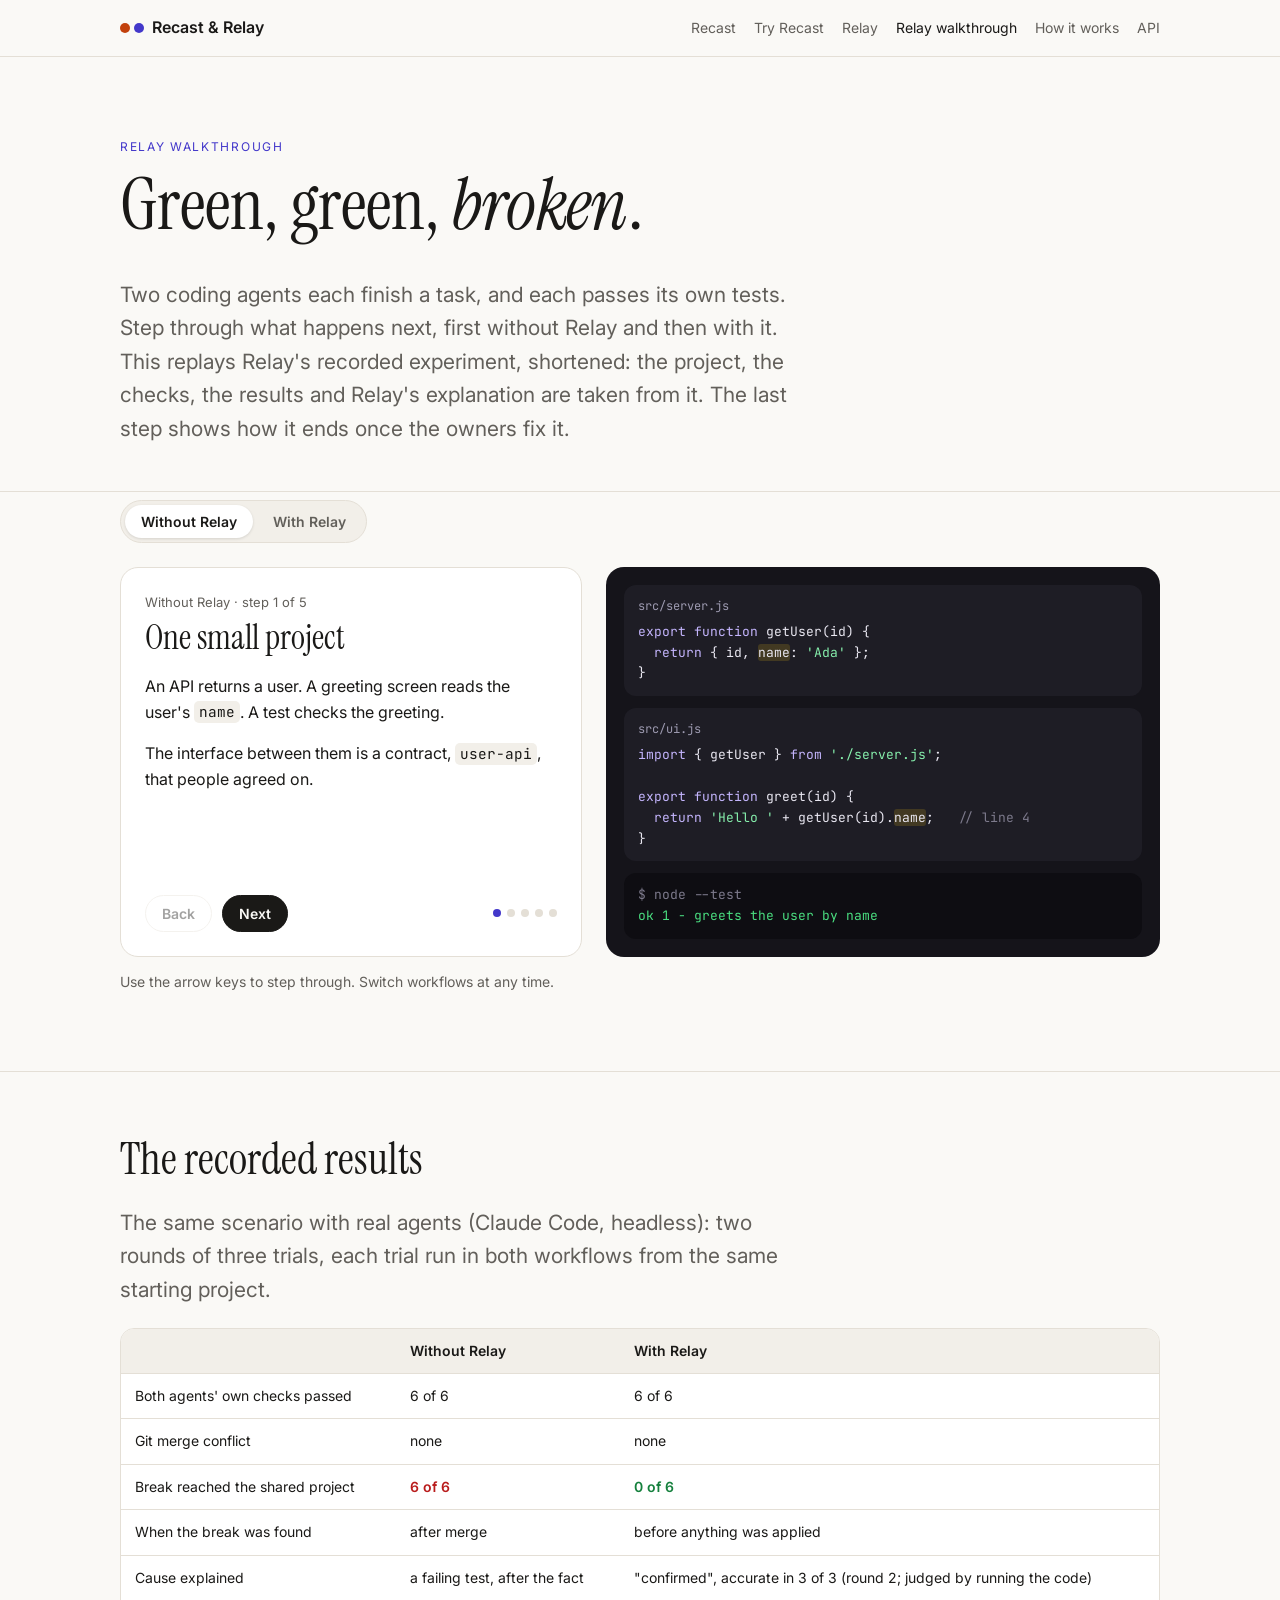
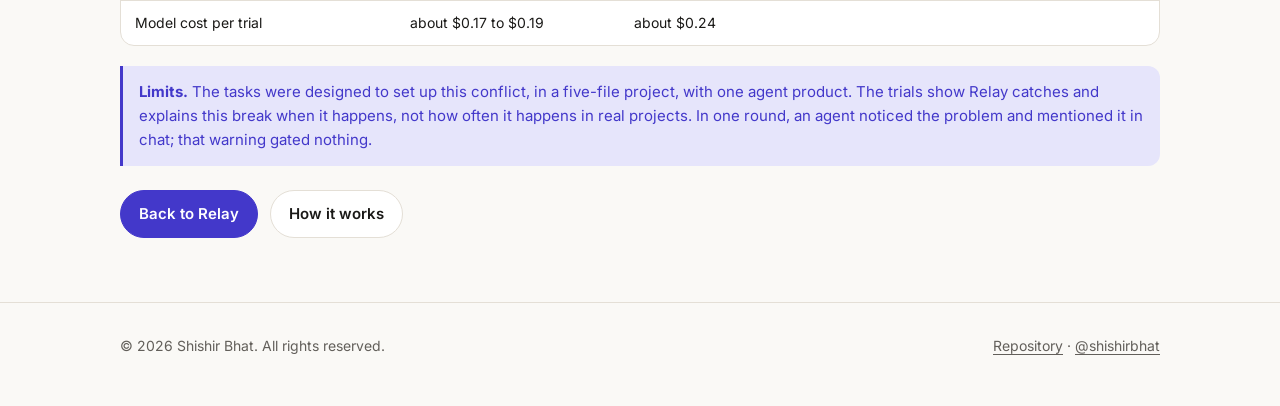
<file: relay/walkthrough.html>
<!doctype html>
<html lang="en">
<head>
<meta charset="utf-8"><meta name="viewport" content="width=device-width, initial-scale=1">
<title>Relay walkthrough</title>
<meta name="description" content="Step through Relay's integration experiment: two changes that each pass their own tests break the project together. Without Relay the break ships; with Relay it is blocked and explained.">
<link rel="icon" href="../assets/favicon.svg">
<link rel="preconnect" href="https://fonts.googleapis.com"><link rel="preconnect" href="https://fonts.gstatic.com" crossorigin>
<link rel="stylesheet" href="https://fonts.googleapis.com/css2?family=Instrument+Serif&family=Inter:wght@400;500;600&family=JetBrains+Mono:wght@400&display=swap">
<link rel="stylesheet" href="../assets/site.css">
<style>
  .modes { display: inline-flex; background: var(--sunk); border: 1px solid var(--line); border-radius: 999px; padding: 4px; gap: 4px; }
  .modes button { font: 600 14px var(--sans); border: 0; background: none; color: var(--muted); padding: 8px 16px; border-radius: 999px; cursor: pointer; }
  .modes button[aria-pressed="true"] { background: var(--surface); color: var(--ink); box-shadow: 0 1px 3px rgb(0 0 0 / .12); }
  .modes button[data-mode="with"][aria-pressed="true"] { color: var(--relay); }
  .stage { display: grid; gap: 24px; grid-template-columns: 1fr; margin-top: 24px; }
  @media (min-width: 900px) { .stage { grid-template-columns: 5fr 6fr; } }
  .story { background: var(--surface); border: 1px solid var(--line); border-radius: 18px; padding: 24px; display: flex; flex-direction: column; min-height: 360px; }
  .count { font-size: 13px; color: var(--muted); margin-bottom: 8px; }
  .story h2 { font-size: clamp(26px, 3.4vw, 34px); }
  .story .body { flex: 1; }
  .story ul { padding-left: 20px; }
  .nav-steps { display: flex; align-items: center; gap: 10px; margin-top: 16px; }
  .nav-steps button { font: 600 14px var(--sans); border: 1px solid var(--line); background: var(--surface); color: var(--ink); padding: 9px 16px; border-radius: 999px; cursor: pointer; }
  .nav-steps button.next { background: var(--ink); color: var(--bg); border-color: var(--ink); }
  .nav-steps button:disabled { opacity: .4; cursor: default; }
  .dots { display: flex; gap: 6px; margin-left: auto; }
  .dots span { width: 8px; height: 8px; border-radius: 50%; background: var(--line); }
  .dots span.on { background: var(--relay); }
  .panel { background: #15141a; color: #e9e7f1; border-radius: 18px; padding: 18px; font: 13px/1.6 var(--mono); overflow: hidden; min-height: 360px; display: flex; flex-direction: column; gap: 12px; }
  .file { background: #1e1d25; border-radius: 12px; padding: 12px 14px; }
  .file .name { color: #9d9ab0; font-size: 12px; margin-bottom: 6px; display: flex; justify-content: space-between; gap: 8px; }
  .file pre { background: none; border: 0; padding: 0; margin: 0; color: inherit; white-space: pre-wrap; word-break: break-word; }
  .k { color: #c4b5fd; } .s { color: #86efac; } .c { color: #7d7a8c; } .hl { background: rgb(250 204 21 / .16); border-radius: 3px; }
  .del { color: #fca5a5; text-decoration: line-through; } .add { color: #86efac; }
  .term { background: #0e0d12; border-radius: 12px; padding: 12px 14px; white-space: pre-wrap; word-break: break-word; }
  .pass { color: #4ade80; } .fail { color: #f87171; } .warn { color: #fbbf24; } .dim { color: #7d7a8c; }
  .badge { font: 600 11px var(--sans); padding: 2px 8px; border-radius: 999px; background: #2a2933; color: #c9c6d8; }
  .badge.pass { background: rgb(74 222 128 / .15); } .badge.fail { background: rgb(248 113 113 / .15); } .badge.relay { background: rgb(165 180 252 / .18); color: #c7d2fe; }
  .ev { list-style: none; padding: 0; margin: 0; display: grid; gap: 6px; }
  .ev li::before { content: "✓ "; color: #4ade80; }
  @media (prefers-reduced-motion: no-preference) { .panel > * { animation: rise .28s ease-out both; } @keyframes rise { from { opacity: 0; transform: translateY(6px); } } }
</style>
</head>
<body>
<header class="bar"><div class="wrap">
  <a class="brand" href="../"><span class="dot" aria-hidden="true"></span>Recast &amp; Relay</a>
  <nav class="nav" aria-label="Main">
    <a href="../recast/">Recast</a><a href="../recast/demo/">Try Recast</a><a href="./">Relay</a><a href="walkthrough.html" aria-current="page">Relay walkthrough</a><a href="https://github.com/shishirbhat/recast-and-relay/blob/main/docs/how-it-works.md">How it works</a><a href="https://github.com/shishirbhat/recast-and-relay/blob/main/docs/api.md">API</a>
  </nav>
</div></header>

<main>
<section class="hero" style="padding-bottom:24px"><div class="wrap">
  <span class="eyebrow relay">Relay walkthrough</span>
  <h1>Green, green, <em>broken</em>.</h1>
  <p class="lede">Two coding agents each finish a task, and each passes its own tests. Step through what happens next, first without Relay and then with it. This replays Relay's recorded experiment, shortened: the project, the checks, the results and Relay's explanation are taken from it. The last step shows how it ends once the owners fix it.</p>
</div></section>

<section style="padding-top:8px"><div class="wrap">
  <div class="modes" role="group" aria-label="Workflow">
    <button type="button" data-mode="without" aria-pressed="true">Without Relay</button>
    <button type="button" data-mode="with" aria-pressed="false">With Relay</button>
  </div>
  <div class="stage">
    <div class="story" aria-live="polite">
      <div class="count" id="count"></div>
      <div class="body" id="story"></div>
      <div class="nav-steps">
        <button type="button" id="prev">Back</button><button type="button" class="next" id="next">Next</button>
        <div class="dots" id="dots" aria-hidden="true"></div>
      </div>
    </div>
    <div class="panel" id="panel" aria-label="What the project looks like at this step"></div>
  </div>
  <p style="color:var(--muted);font-size:14px;margin-top:14px">Use the arrow keys to step through. Switch workflows at any time.</p>
</div></section>

<section><div class="wrap">
  <h2>The recorded results</h2>
  <p class="lede">The same scenario with real agents (Claude Code, headless): two rounds of three trials, each trial run in both workflows from the same starting project.</p>
  <div class="table"><table>
    <thead><tr><th></th><th>Without Relay</th><th>With Relay</th></tr></thead>
    <tbody>
      <tr><td>Both agents' own checks passed</td><td>6 of 6</td><td>6 of 6</td></tr>
      <tr><td>Git merge conflict</td><td>none</td><td>none</td></tr>
      <tr><td>Break reached the shared project</td><td class="no">6 of 6</td><td class="yes">0 of 6</td></tr>
      <tr><td>When the break was found</td><td>after merge</td><td>before anything was applied</td></tr>
      <tr><td>Cause explained</td><td>a failing test, after the fact</td><td>"confirmed", accurate in 3 of 3 (round 2; judged by running the code)</td></tr>
      <tr><td>Model cost per trial</td><td>about $0.17 to $0.19</td><td>about $0.24</td></tr>
    </tbody>
  </table></div>
  <p class="note relay" style="margin-top:20px"><b>Limits.</b> The tasks were designed to set up this conflict, in a five-file project, with one agent product. The trials show Relay catches and explains this break when it happens, not how often it happens in real projects. In one round, an agent noticed the problem and mentioned it in chat; that warning gated nothing.</p>
  <div class="actions"><a class="btn relay" href="./">Back to Relay</a><a class="btn" href="https://github.com/shishirbhat/recast-and-relay/blob/main/docs/how-it-works.md#relay">How it works</a></div>
</div></section>
</main>

<footer><div class="wrap"><span>© 2026 Shishir Bhat. All rights reserved.</span><span><a href="https://github.com/shishirbhat/recast-and-relay">Repository</a> · <a href="https://github.com/shishirbhat">@shishirbhat</a></span></div></footer>

<script>
(() => {
  const server0 = `<span class="k">export function</span> getUser(id) {\n  <span class="k">return</span> { id, <span class="hl">name</span>: <span class="s">'Ada'</span> };\n}`;
  const server1 = `<span class="k">export function</span> getUser(id) {\n  <span class="k">return</span> { id, <span class="del">name</span><span class="add">fullName</span>: <span class="s">'Ada'</span> };\n}`;
  const ui0 = `<span class="k">import</span> { getUser } <span class="k">from</span> <span class="s">'./server.js'</span>;\n\n<span class="k">export function</span> greet(id) {\n  <span class="k">return</span> <span class="s">'Hello '</span> + getUser(id).<span class="hl">name</span>;   <span class="c">// line 4</span>\n}`;
  const file = (name, code, badge = "") => `<div class="file"><div class="name"><span>${name}</span>${badge}</div><pre>${code}</pre></div>`;
  const term = (t) => `<div class="term">${t}</div>`;
  const shared = [
    { title: "One small project", text: `<p>An API returns a user. A greeting screen reads the user's <code>name</code>. A test checks the greeting.</p><p>The interface between them is a contract, <code>user-api</code>, that people agreed on.</p>`,
      panel: () => file("src/server.js", server0) + file("src/ui.js", ui0) + term(`<span class="dim">$ node --test</span>\n<span class="pass">ok 1 - greets the user by name</span>`) },
    { title: "Two tasks, two agents", text: `<p><b>T-api</b>: rename <code>name</code> to <code>fullName</code> in the API, as the accepted contract now says.</p><p><b>T-ui</b>: a friendlier footer on the greeting screen, in <code>src/ui.js</code>, a different file from the API.</p><p>Each task goes to its own AI agent.</p>`,
      panel: () => term(`<span class="badge">T-api</span>  src/server.js, src/server.test.js\n<span class="badge">T-ui</span>   src/ui.js, src/footer.test.js\n\n<span class="dim">Different files. Git will see no conflict.</span>`) },
    { title: "Each agent: green", text: `<p>Both agents finish. Each runs its own checks, and each passes.</p><p>By every signal a developer normally looks at, both changes are good.</p>`,
      panel: () => file("src/server.js", server1, `<span class="badge pass">T-api ✓</span>`) + term(`<span class="dim">T-api $ node --test src/server.test.js</span>\n<span class="pass">pass</span>\n<span class="dim">T-ui  $ node --test src/ui.test.js src/footer.test.js</span>\n<span class="pass">pass</span>`) },
  ];
  const flows = {
    without: [...shared,
      { title: "Merged cleanly", text: `<p>The two changes touch different files, so Git merges them with no conflict.</p><p>Nothing looks wrong yet.</p>`,
        panel: () => term(`<span class="dim">$ git apply T-api.patch</span>\n<span class="dim">$ git apply T-ui.patch</span>\n<span class="pass">applied cleanly, no conflict</span>`) },
      { title: "The project is broken", text: `<p>Run the project's tests after the merge: the greeting now reads a field that no longer exists.</p><p><b>Both tasks were green, the merge was clean, and the shared project is broken.</b> It is found only after it shipped. With real agents, this happened in 6 of 6 trials.</p>`,
        panel: () => file("src/ui.js (merged)", ui0, `<span class="badge fail">reads .name</span>`) + term(`<span class="dim">$ node --test</span>\n<span class="fail">not ok - greets the user by name</span>\n  expected 'Hello Ada'\n  actual   'Hello undefined'`) },
    ],
    with: [...shared,
      { title: "Relay sees they are coupled", text: `<p>Both tasks depend on the same contract, <code>user-api</code>. Relay will not apply either one on its own: they must be <b>checked together</b>.</p><p>Agents cannot approve or apply anything. Only people can.</p>`,
        panel: () => term(`<span class="badge relay">Relay</span> T-api ⇄ T-ui share contract user-api\n<span class="dim">Apply T-api alone →</span> <span class="warn">refused: check together first</span>`) },
      { title: "Check Together: a rehearsal", text: `<p>Relay builds a separate copy of the project as it is now, adds both changes, and runs the checks itself. Evidence an agent reports does not count.</p><p>The combined test fails, so the rehearsal is <b>blocked</b>. The real project is untouched.</p>`,
        panel: () => term(`<span class="badge relay">Relay</span> rehearsal on a combined copy (455 ms)\n<span class="dim">node --check src/server.js</span>   <span class="pass">pass</span>\n<span class="dim">node --test</span>                   <span class="fail">FAIL</span>\n  <span class="fail">not ok - greets the user by name</span>\n\n<span class="fail">BLOCKED</span>  shared project: <span class="pass">unchanged</span>`) },
      { title: "Relay explains why", text: `<p>Relay traces the failure to its cause and labels how sure it is: <b>confirmed</b>, <b>likely</b>, or <b>unknown</b>. It never guesses.</p><p>Here it is confirmed: T-api changed <code>getUser</code> so it no longer returns <code>name</code>, and T-ui still reads it at <code>src/ui.js:4</code>. With real agents, the explanation was accurate in 3 of 3 trials.</p>`,
        panel: () => term(`<span class="badge relay">Relay</span> Verdict: <span class="pass">confirmed</span>`) + `<div class="file"><ul class="ev">
<li>getUser returns {id, name} → {id, fullName} (changed by T-api)</li>
<li>src/ui.js imports getUser from ./server.js</li>
<li>src/ui.js:4 reads .name, which getUser() no longer returns</li>
<li>node --test: "greets the user by name" fails on the combined copy</li>
<li>contract user-api v1 defines getUser → { id, fullName }</li></ul></div>` },
      { title: "A person decides", text: `<p class="count">How it ends (illustration)</p><p>Relay does not pick a side. The task owners decide: move the screen to <code>fullName</code>, or keep <code>name</code> in the API. Then they check together again.</p><p>Only when the combined check passes, nothing has moved since, and a person approves, does Relay apply. <b>No break reached the project in 6 of 6 trials.</b></p>`,
        panel: () => term(`<span class="dim">T-ui updated: getUser(id).fullName</span>\n<span class="badge relay">Relay</span> rehearsal again\n<span class="dim">node --test</span>   <span class="pass">pass</span>\n\n<span class="pass">PASSED</span>  waiting for a person to approve\n<span class="dim">approved → applied to the shared project</span>`) },
    ],
  };
  let mode = "without", i = 0;
  const $ = (id) => document.getElementById(id);
  function render() {
    const f = flows[mode], s = f[i];
    $("count").textContent = `${mode === "with" ? "With Relay" : "Without Relay"} · step ${i + 1} of ${f.length}`;
    $("story").innerHTML = `<h2>${s.title}</h2>${s.text}`;
    $("panel").innerHTML = s.panel();
    $("prev").disabled = i === 0;
    $("next").textContent = i === f.length - 1 ? (mode === "without" ? "Now with Relay →" : "Start over") : "Next";
    $("dots").innerHTML = f.map((_, k) => `<span class="${k <= i ? "on" : ""}"></span>`).join("");
    document.querySelectorAll(".modes button").forEach((b) => b.setAttribute("aria-pressed", String(b.dataset.mode === mode)));
  }
  function setMode(m, keep) { mode = m; i = keep ? Math.min(i, flows[m].length - 1) : 0; render(); }
  $("prev").addEventListener("click", () => { if (i > 0) { i--; render(); } });
  $("next").addEventListener("click", () => {
    if (i < flows[mode].length - 1) { i++; render(); }
    else if (mode === "without") { setMode("with", true); i = Math.min(3, flows.with.length - 1); render(); }
    else { setMode("without"); }
  });
  document.querySelectorAll(".modes button").forEach((b) => b.addEventListener("click", () => setMode(b.dataset.mode, true)));
  document.addEventListener("keydown", (e) => {
    if (e.target.closest && e.target.closest("input, textarea")) return;
    if (e.key === "ArrowRight") $("next").click();
    if (e.key === "ArrowLeft") $("prev").click();
  });
  render();
})();
</script>
</body>
</html>
</file>
<file: assets/site.css>
:root {
  --bg: #faf9f6; --surface: #ffffff; --sunk: #f2efe9; --ink: #1a1917; --muted: #625f5a; --line: #e4dfd6;
  --clay: #c2410c; --clay-soft: #fde7dc; --relay: #4338ca; --relay-soft: #e6e5fb; --ok: #15803d; --bad: #b91c1c;
  --serif: "Instrument Serif", Georgia, serif; --sans: Inter, system-ui, -apple-system, "Segoe UI", sans-serif; --mono: "JetBrains Mono", ui-monospace, monospace;
  color-scheme: light;
}
@media (prefers-color-scheme: dark) {
  :root:not([data-theme="light"]) {
    --bg: #141311; --surface: #1c1b18; --sunk: #23211d; --ink: #f2efe9; --muted: #a8a299; --line: #34312c;
    --clay: #f97343; --clay-soft: #3a2117; --relay: #a5b4fc; --relay-soft: #23244a; --ok: #4ade80; --bad: #f87171;
    color-scheme: dark;
  }
}
:root[data-theme="dark"] {
  --bg: #141311; --surface: #1c1b18; --sunk: #23211d; --ink: #f2efe9; --muted: #a8a299; --line: #34312c;
  --clay: #f97343; --clay-soft: #3a2117; --relay: #a5b4fc; --relay-soft: #23244a; --ok: #4ade80; --bad: #f87171;
  color-scheme: dark;
}
* { box-sizing: border-box; }
html { -webkit-text-size-adjust: 100%; }
body { margin: 0; background: var(--bg); color: var(--ink); font: 16px/1.6 var(--sans); }
img { max-width: 100%; height: auto; display: block; }
a { color: inherit; text-underline-offset: 3px; }
a:focus-visible, button:focus-visible { outline: 2px solid var(--clay); outline-offset: 3px; border-radius: 6px; }
.wrap { max-width: 1080px; margin: 0 auto; padding: 0 20px; }
.narrow { max-width: 760px; }

/* top bar */
.bar { border-bottom: 1px solid var(--line); background: color-mix(in srgb, var(--bg) 88%, transparent); position: sticky; top: 0; z-index: 10; backdrop-filter: blur(10px); }
.bar .wrap { display: flex; align-items: center; gap: 20px; height: 56px; }
.brand { font-weight: 600; text-decoration: none; display: flex; align-items: center; gap: 8px; white-space: nowrap; }
.brand .dot { width: 10px; height: 10px; border-radius: 50%; background: var(--clay); box-shadow: 14px 0 0 var(--relay); margin-right: 14px; }
.nav { display: flex; gap: 18px; margin-left: auto; font-size: 14px; overflow-x: auto; scrollbar-width: none; }
.nav a { text-decoration: none; color: var(--muted); white-space: nowrap; }
.nav a:hover, .nav a[aria-current="page"] { color: var(--ink); }

/* type */
h1, h2, h3 { line-height: 1.15; margin: 0 0 .5em; }
h1 { font: 400 clamp(40px, 7vw, 72px)/1.02 var(--serif); letter-spacing: -.01em; }
h2 { font: 400 clamp(30px, 4.5vw, 44px)/1.08 var(--serif); }
h3 { font-size: 18px; font-weight: 600; }
p { margin: 0 0 1em; }
.lede { font-size: clamp(18px, 2.2vw, 21px); color: var(--muted); max-width: 680px; }
.eyebrow { font-size: 12px; letter-spacing: .14em; text-transform: uppercase; color: var(--muted); margin-bottom: 12px; display: block; }
.clay { color: var(--clay); } .relay { color: var(--relay); }
code, .mono { font-family: var(--mono); font-size: .9em; }
:not(pre) > code { background: var(--sunk); padding: .1em .35em; border-radius: 5px; }
pre { background: var(--sunk); border: 1px solid var(--line); border-radius: 12px; padding: 16px; overflow-x: auto; font: 13px/1.6 var(--mono); }

/* sections */
section { padding: 64px 0; }
section + section { border-top: 1px solid var(--line); }
.hero { padding: 80px 0 56px; }

/* buttons */
.actions { display: flex; flex-wrap: wrap; gap: 12px; margin-top: 24px; }
.btn { display: inline-flex; align-items: center; gap: 8px; padding: 11px 18px; border-radius: 999px; font-weight: 600; font-size: 15px; text-decoration: none; border: 1px solid var(--line); background: var(--surface); }
.btn.primary { background: var(--ink); color: var(--bg); border-color: var(--ink); }
.btn.clay { background: var(--clay); color: #fff; border-color: var(--clay); }
.btn.relay { background: var(--relay); color: #fff; border-color: var(--relay); }
@media (prefers-color-scheme: dark) { :root:not([data-theme="light"]) .btn.relay { color: #141311; } }
:root[data-theme="dark"] .btn.relay { color: #141311; }

/* cards and grids */
.grid { display: grid; gap: 20px; grid-template-columns: repeat(auto-fit, minmax(min(100%, 300px), 1fr)); }
.grid.two { grid-template-columns: repeat(auto-fit, minmax(min(100%, 420px), 1fr)); }
.card { background: var(--surface); border: 1px solid var(--line); border-radius: 18px; padding: 24px; }
.card.product { padding: 28px; display: flex; flex-direction: column; }
.card.product h2 { margin-bottom: .3em; }
.card.product .actions { margin-top: auto; padding-top: 16px; }
.tag { display: inline-block; font-size: 12px; font-weight: 600; padding: 3px 10px; border-radius: 999px; margin-bottom: 14px; }
.tag.clay { background: var(--clay-soft); color: var(--clay); } .tag.relay { background: var(--relay-soft); color: var(--relay); }
.steps { counter-reset: s; list-style: none; padding: 0; margin: 0; display: grid; gap: 14px; grid-template-columns: repeat(auto-fit, minmax(min(100%, 220px), 1fr)); }
.steps li { counter-increment: s; background: var(--surface); border: 1px solid var(--line); border-radius: 14px; padding: 16px 16px 14px; }
.steps li::before { content: counter(s); font: 400 28px/1 var(--serif); color: var(--clay); display: block; margin-bottom: 6px; }
.steps.relay li::before { color: var(--relay); }
.steps b { display: block; }
.steps span { color: var(--muted); font-size: 14px; }

/* figures */
figure { margin: 0; }
.shot { border-radius: 14px; border: 1px solid var(--line); overflow: hidden; background: var(--sunk); }
figcaption { font-size: 14px; color: var(--muted); margin-top: 10px; }
.feature { display: grid; gap: 32px; align-items: center; grid-template-columns: 1fr; margin: 40px 0; }
@media (min-width: 860px) { .feature { grid-template-columns: 5fr 7fr; } .feature.flip > :first-child { order: 2; } }

/* tables */
.table { overflow-x: auto; border: 1px solid var(--line); border-radius: 14px; background: var(--surface); }
table { border-collapse: collapse; width: 100%; font-size: 14px; }
th, td { text-align: left; padding: 11px 14px; border-bottom: 1px solid var(--line); vertical-align: top; }
tr:last-child td { border-bottom: 0; }
th { font-weight: 600; background: var(--sunk); }
.yes { color: var(--ok); font-weight: 600; } .no { color: var(--bad); font-weight: 600; } .part { color: var(--muted); font-weight: 600; }
.note { border-left: 3px solid var(--clay); background: var(--clay-soft); padding: 14px 16px; border-radius: 0 12px 12px 0; font-size: 15px; }
.note.relay { border-color: var(--relay); background: var(--relay-soft); }

footer { border-top: 1px solid var(--line); padding: 32px 0 48px; color: var(--muted); font-size: 14px; }
footer .wrap { display: flex; flex-wrap: wrap; gap: 8px 24px; justify-content: space-between; }
</file>
